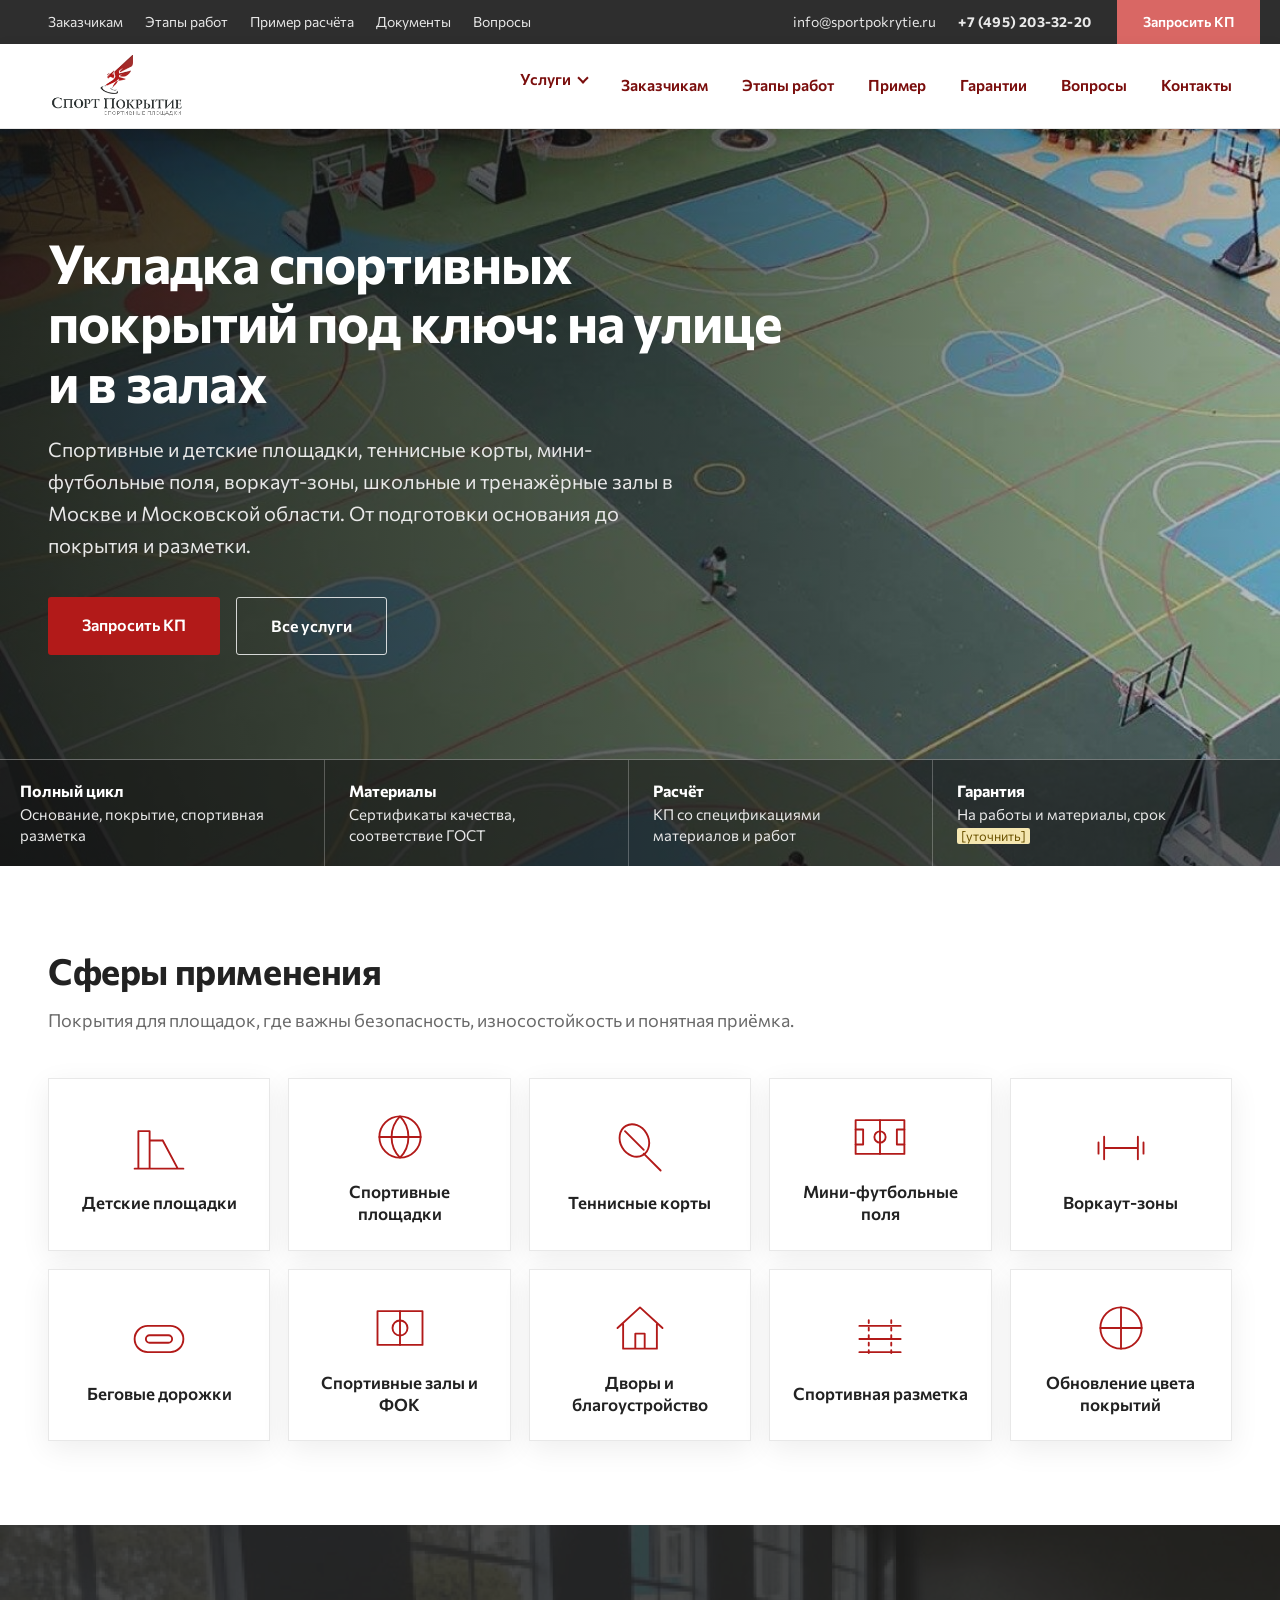
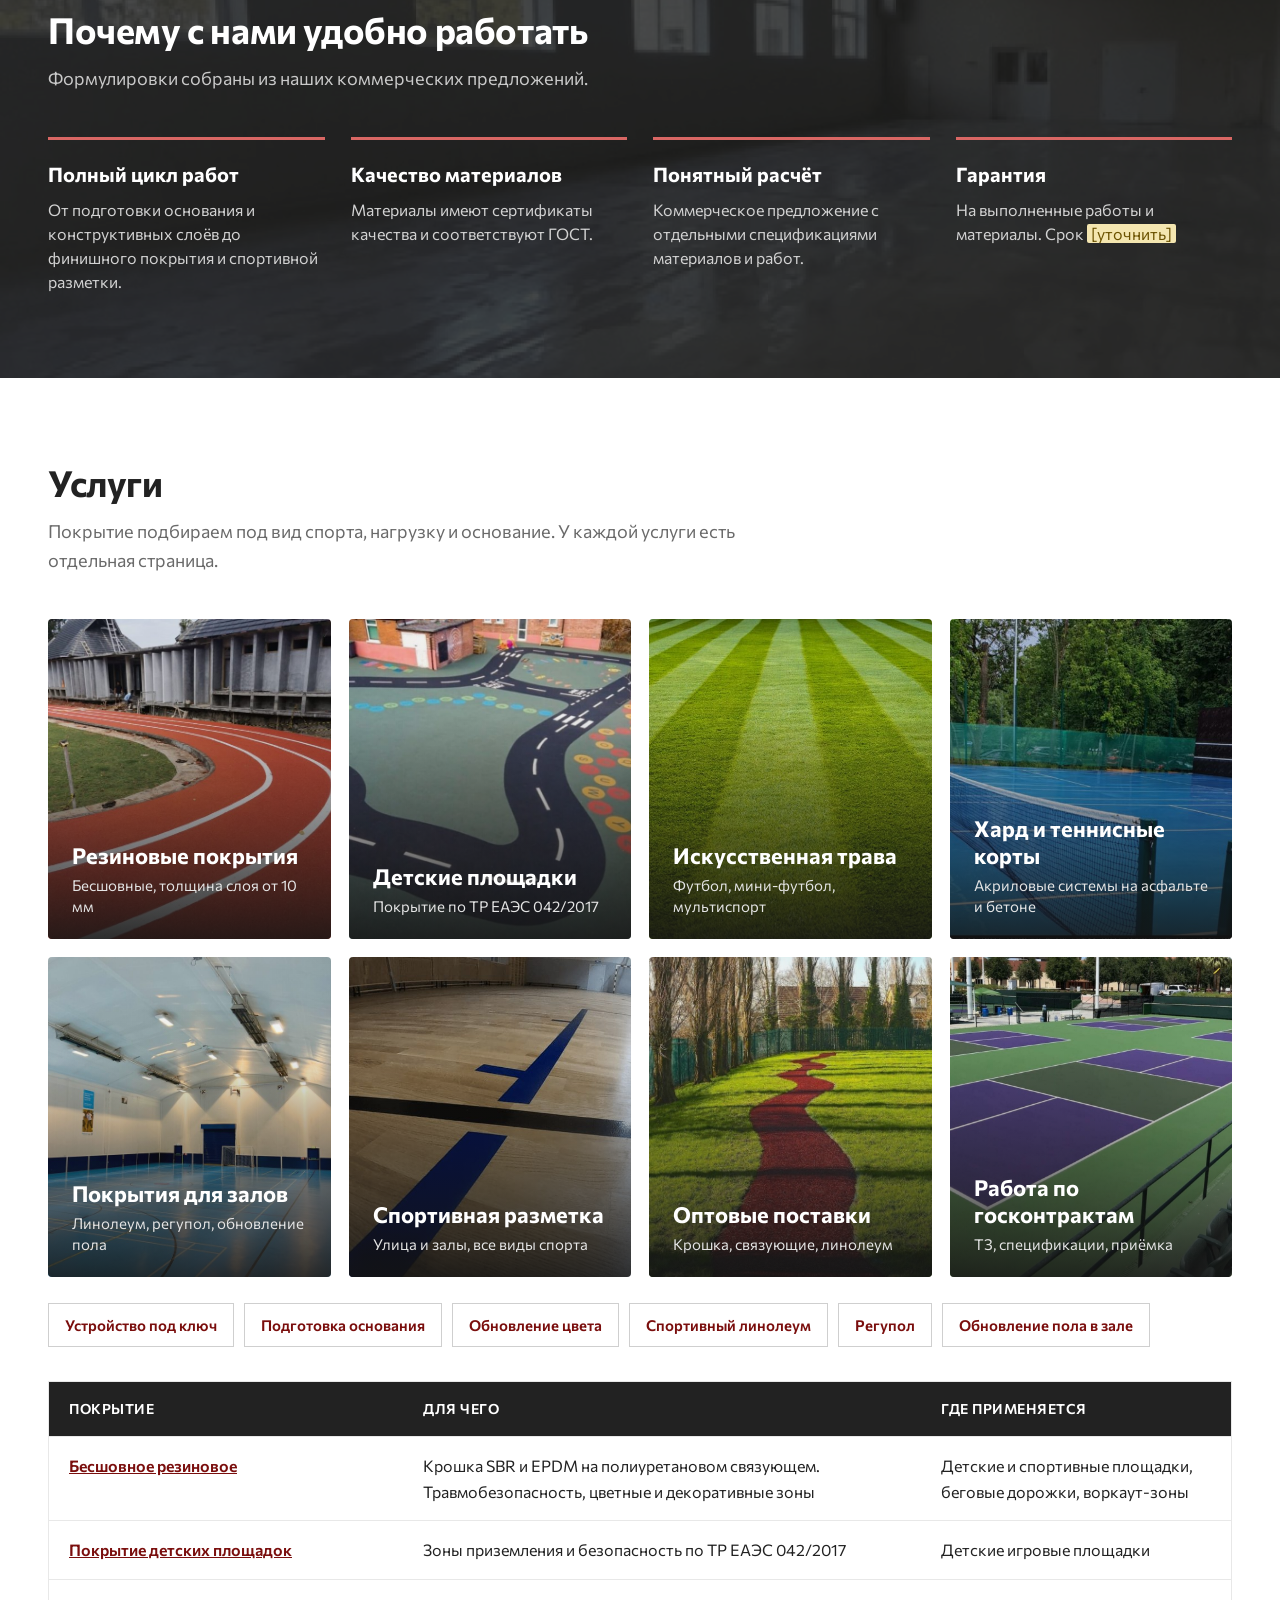
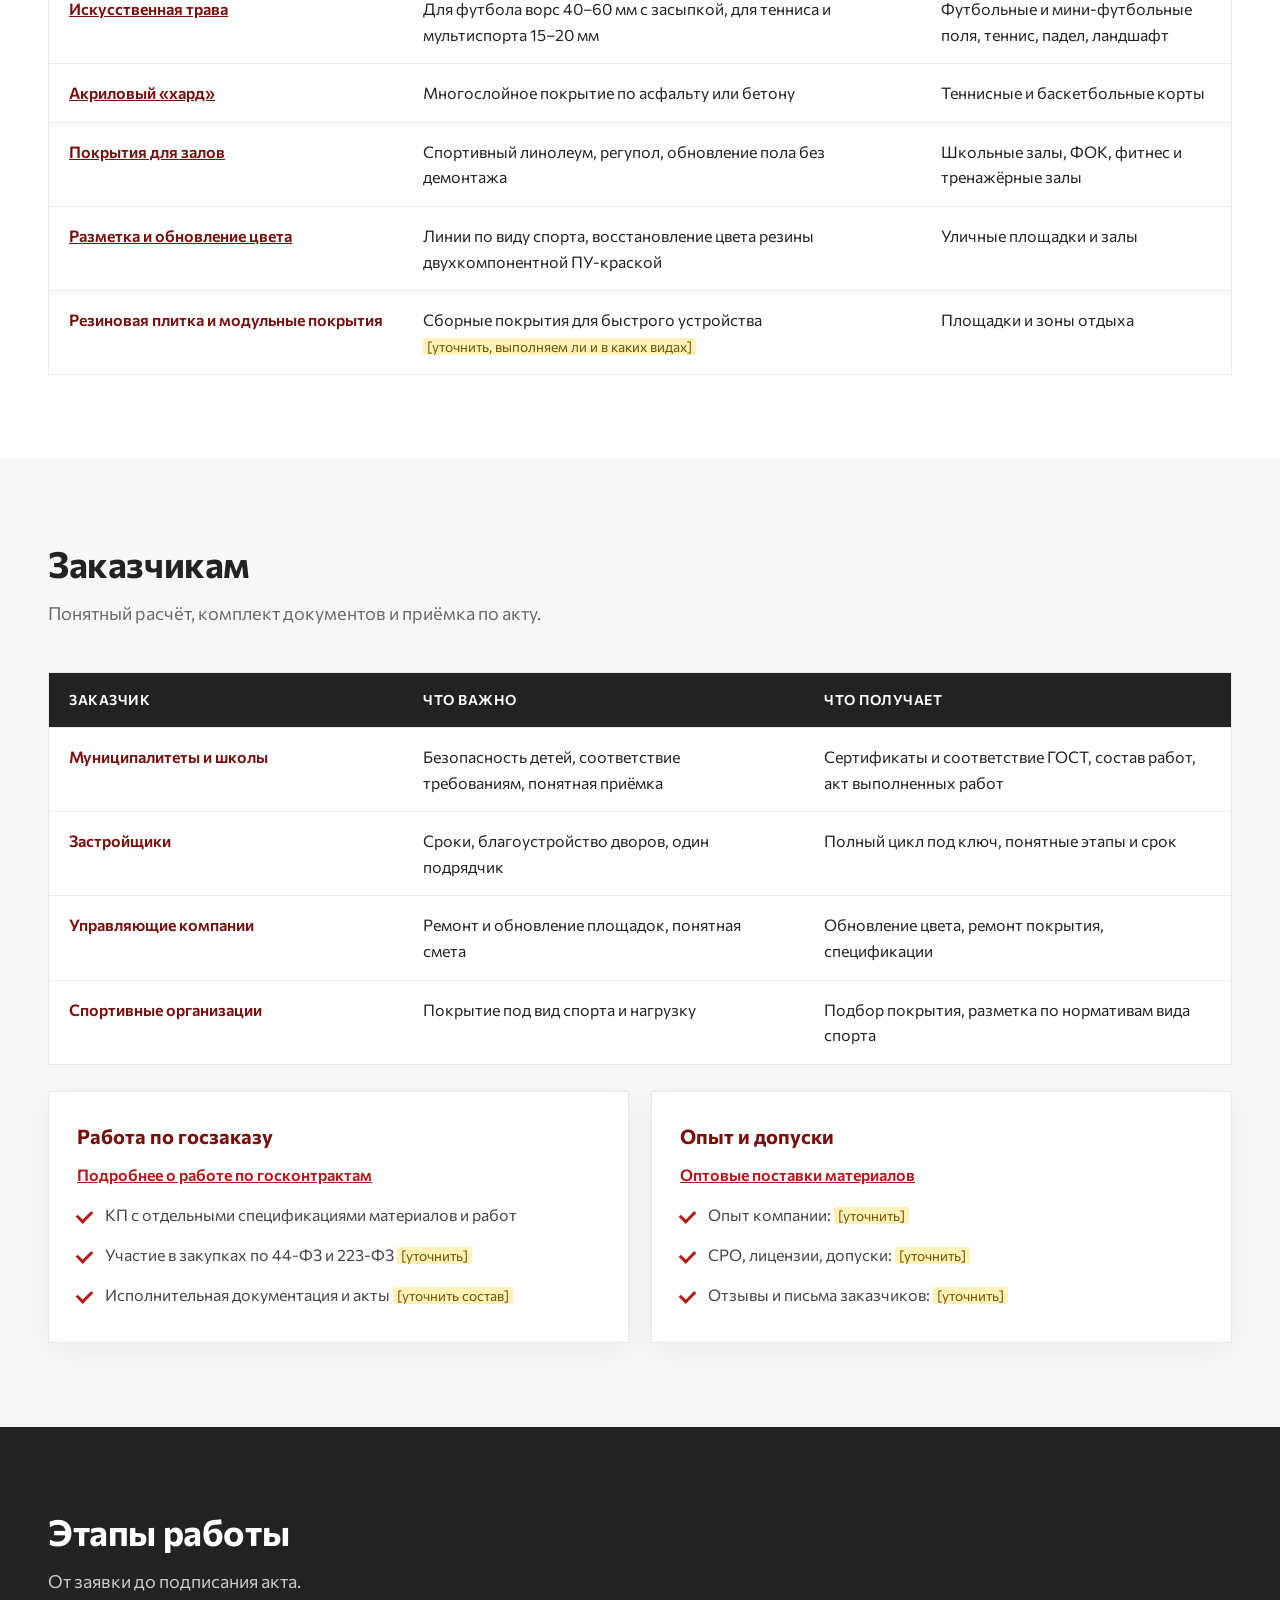
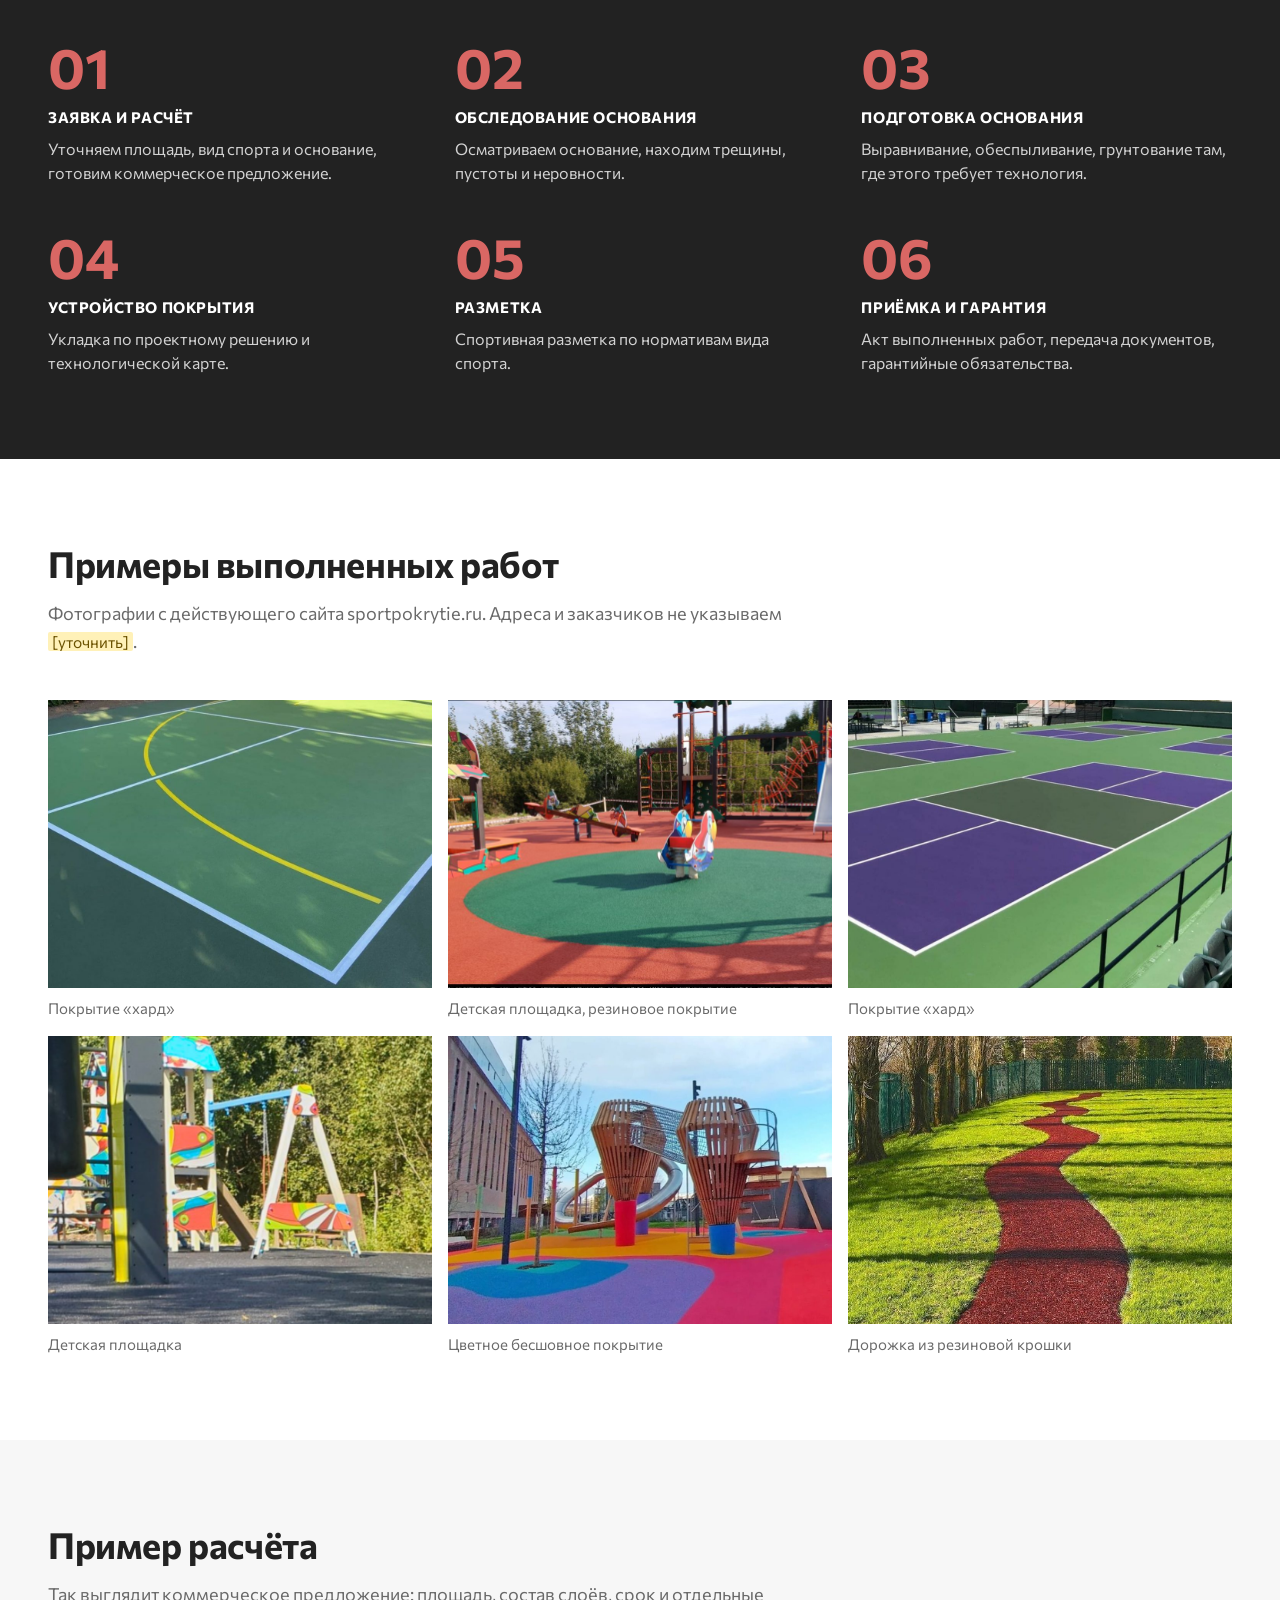
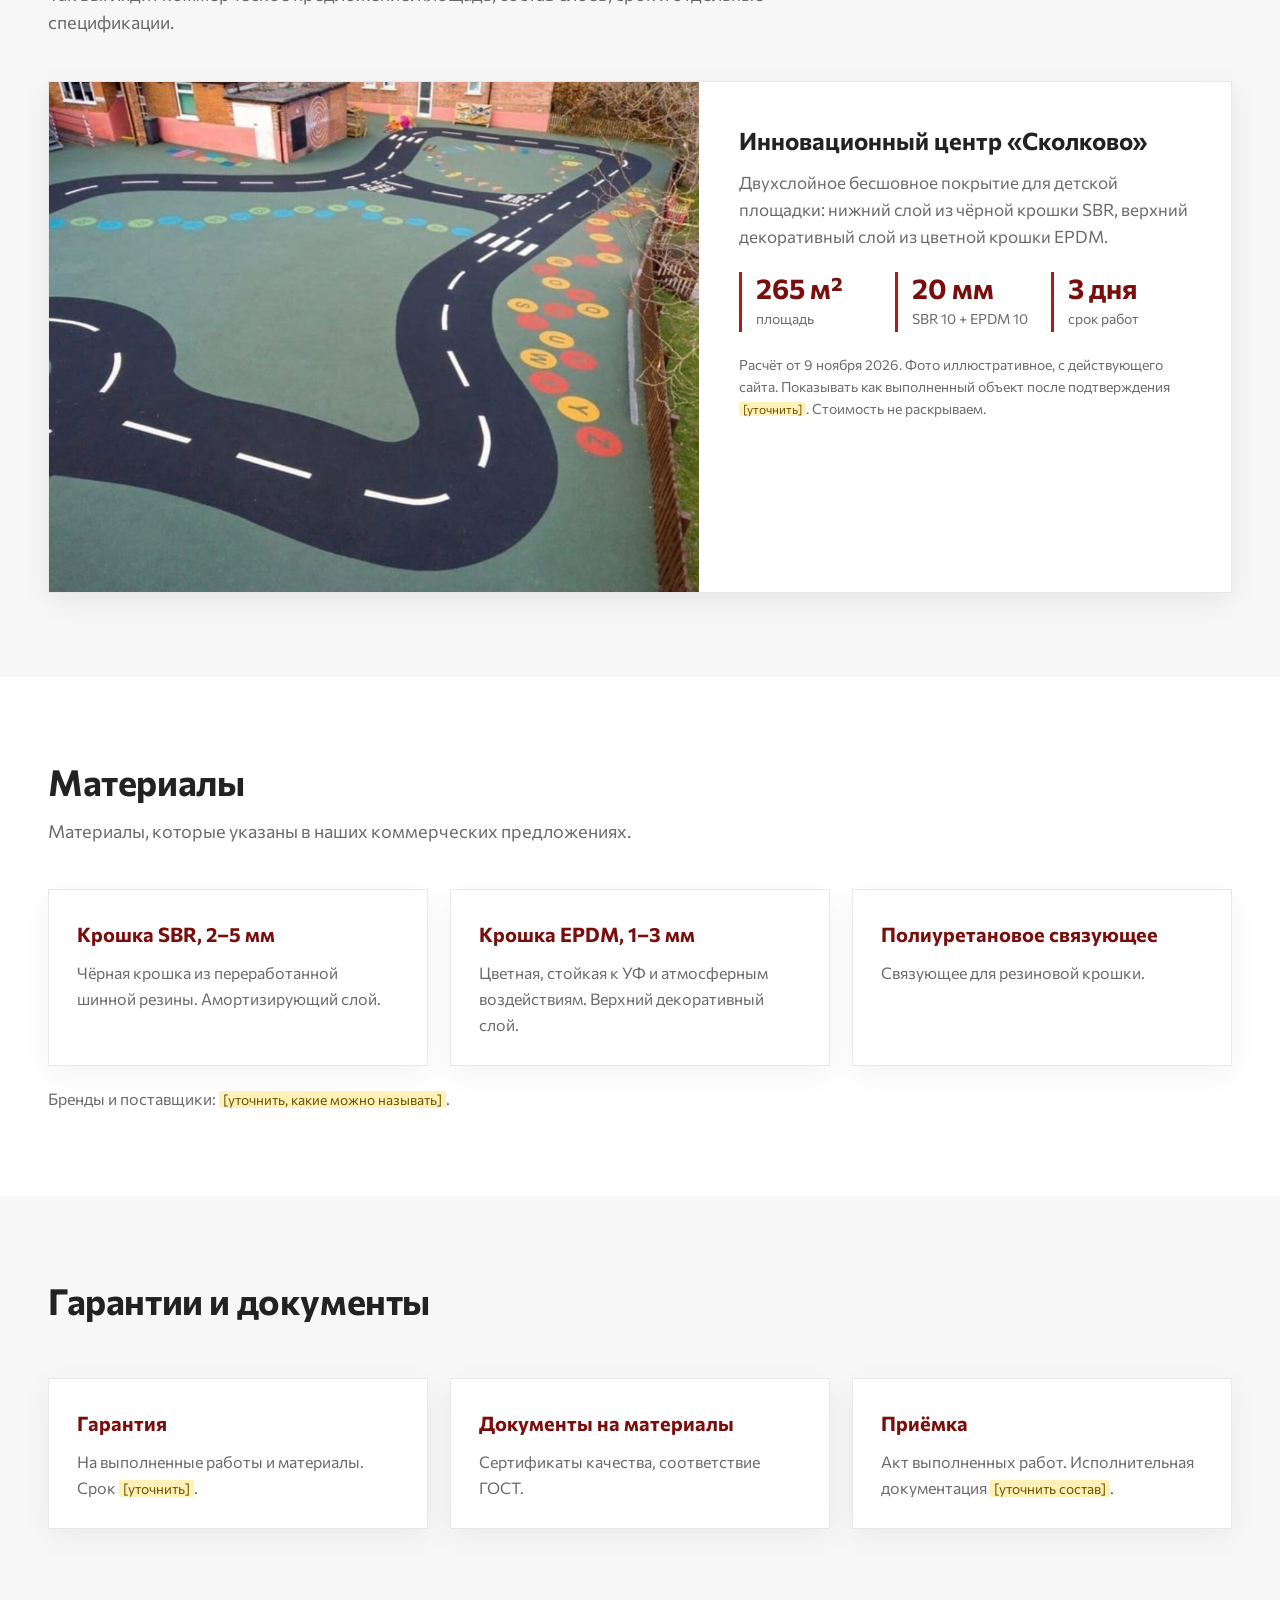
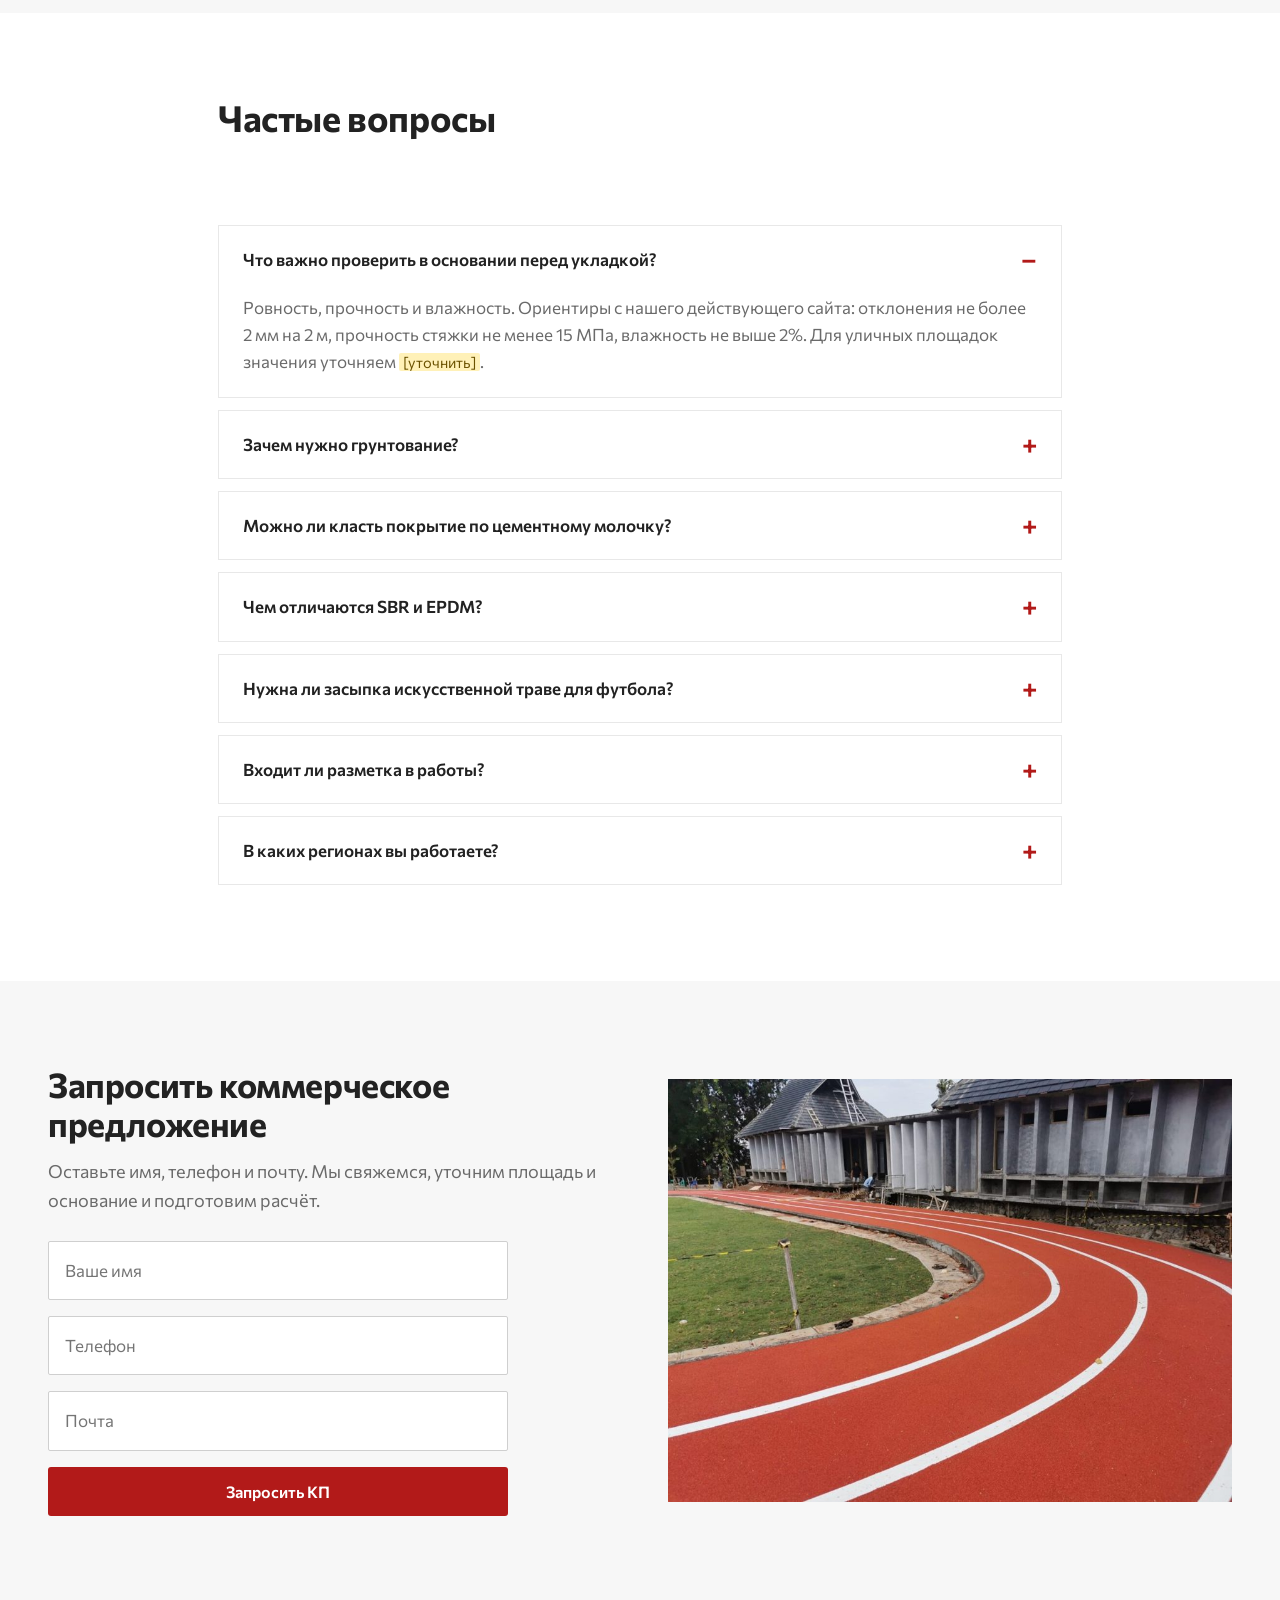
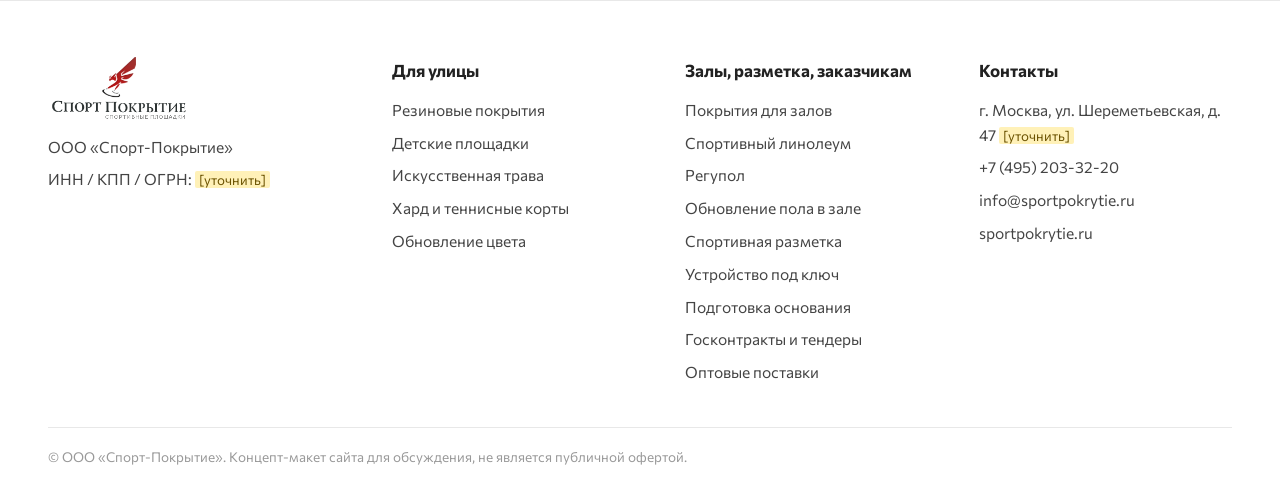
<file: index.html>
<!DOCTYPE html>
<html lang="ru">
<head>
<meta charset="utf-8">
<meta name="viewport" content="width=device-width,initial-scale=1">
<title>Спорт-Покрытие — укладка спортивных покрытий в Москве и Московской области</title>
<meta name="description" content="ООО «Спорт-Покрытие»: устройство спортивных и детских площадок, теннисных кортов, мини-футбольных полей, воркаут-зон и спортивных залов под ключ.">
<meta name="robots" content="noindex">
<link rel="icon" href="assets/img/favicon.png">
<link rel="preconnect" href="https://fonts.googleapis.com"><link rel="preconnect" href="https://fonts.gstatic.com" crossorigin>
<link href="https://fonts.googleapis.com/css2?family=Commissioner:wght@400;500;600;700&display=swap&subset=cyrillic" rel="stylesheet">
<link rel="stylesheet" href="assets/style.css">
</head>
<body>
<!-- КОНЦЕПТ-МАКЕТ. Пометки [уточнить] — данные, которых нет в материалах. -->
<div class="topbar"><div class="wrap">
  <div class="links"><a href="#audience">Заказчикам</a><a href="#stages">Этапы работ</a><a href="#example">Пример расчёта</a><a href="#docs">Документы</a><a href="#faq">Вопросы</a></div>
  <div class="right"><span class="mail"><a href="mailto:info@sportpokrytie.ru">info@sportpokrytie.ru</a></span><b><a href="tel:+74952033220">+7 (495) 203-32-20</a></b></div>
  <a class="cta" href="#form">Запросить КП</a>
</div></div>
<header class="main"><div class="wrap">
  <a class="logo" href="index.html"><img src="assets/img/logo.png" alt="Спорт-Покрытие — спортивные площадки"></a>
  <button class="burger" aria-label="Меню" onclick="document.getElementById('menu').classList.toggle('open')"><span></span><span></span><span></span></button>
  <nav class="menu" id="menu">
    <div class="dd"><a href="#services" onclick="if(innerWidth<=900){event.preventDefault();this.parentNode.classList.toggle('open')}">Услуги</a><div class="dd-panel"><div><h5>Для улицы</h5><a href="services/rezinovye-pokrytiya.html">Резиновые покрытия</a><a href="services/detskie-ploshchadki.html">Детские площадки</a><a href="services/iskusstvennaya-trava.html">Искусственная трава</a><a href="services/hard-tennisnye-korty.html">Хард и теннисные корты</a><a href="services/obnovlenie-tsveta.html">Обновление цвета</a></div><div><h5>Закрытые помещения</h5><a href="services/zakrytye-pomeshcheniya.html">Покрытия для залов</a><a href="services/sportivnyj-linoleum.html">Спортивный линолеум</a><a href="services/regupol.html">Регупол</a><a href="services/obnovlenie-zala.html">Обновление пола в зале</a></div><div><h5>Разметка и работы</h5><a href="services/razmetka.html">Спортивная разметка</a><a href="services/ustroystvo-sportivnykh-pokrytiy.html">Устройство под ключ</a><a href="services/podgotovka-osnovaniya.html">Подготовка основания</a></div><div><h5>Для заказчиков</h5><a href="services/goskontrakty.html">Госконтракты и тендеры</a><a href="services/optovye-postavki.html">Оптовые поставки</a></div></div></div>
    <a href="#audience">Заказчикам</a><a href="#stages">Этапы работ</a><a href="#example">Пример</a><a href="#docs">Гарантии</a><a href="#faq">Вопросы</a><a href="#contacts">Контакты</a>
  </nav>
</div></header>
<main id="top">
<div class="hero">
  <div class="wrap">
    <h1>Укладка спортивных покрытий под ключ: на улице и в залах</h1>
    <p>Спортивные и детские площадки, теннисные корты, мини-футбольные поля, воркаут-зоны, школьные и тренажёрные залы в Москве и Московской области. От подготовки основания до покрытия и разметки.</p>
    <div class="cta"><a class="btn" href="#form">Запросить КП</a><a class="btn line" href="#services">Все услуги</a></div>
  </div>
  <div class="strip"><div class="wrap">
    <div><b>Полный цикл</b>Основание, покрытие, спортивная разметка</div>
    <div><b>Материалы</b>Сертификаты качества, соответствие ГОСТ</div>
    <div><b>Расчёт</b>КП со спецификациями материалов и работ</div>
    <div><b>Гарантия</b>На работы и материалы, срок <span class="mark">[уточнить]</span></div>
  </div></div>
</div>

<section id="scope"><div class="wrap">
  <h2>Сферы применения</h2>
  <p class="sub">Покрытия для площадок, где важны безопасность, износостойкость и понятная приёмка.</p>
  <div class="grid g5" style="gap:18px"><a class="tile" href="services/detskie-ploshchadki.html"><svg viewBox="0 0 64 64"><path d="M10 54V14h12v40M22 24h14M36 24l16 30M6 54h52"/></svg>Детские площадки</a><a class="tile" href="services/ustroystvo-sportivnykh-pokrytiy.html"><svg viewBox="0 0 64 64"><circle cx="32" cy="32" r="22"/><path d="M10 32h44M32 10c-12 12-12 32 0 44M32 10c12 12 12 32 0 44"/></svg>Спортивные площадки</a><a class="tile" href="services/hard-tennisnye-korty.html"><svg viewBox="0 0 64 64"><ellipse cx="26" cy="24" rx="15" ry="18" transform="rotate(-30 26 24)"/><path d="M36 38l18 18M16 14l20 20"/></svg>Теннисные корты</a><a class="tile" href="services/iskusstvennaya-trava.html"><svg viewBox="0 0 64 64"><rect x="6" y="14" width="52" height="36"/><path d="M32 14v36M6 24h8v16H6M58 24h-8v16h8"/><circle cx="32" cy="32" r="6"/></svg>Мини-футбольные поля</a><a class="tile" href="services/rezinovye-pokrytiya.html"><svg viewBox="0 0 64 64"><path d="M8 26v12M14 20v24M50 20v24M56 26v12M14 32h36"/></svg>Воркаут-зоны</a><a class="tile" href="services/rezinovye-pokrytiya.html"><svg viewBox="0 0 64 64"><rect x="6" y="18" width="52" height="28" rx="14"/><rect x="18" y="28" width="28" height="8" rx="4"/></svg>Беговые дорожки</a><a class="tile" href="services/zakrytye-pomeshcheniya.html"><svg viewBox="0 0 64 64"><rect x="8" y="14" width="48" height="36"/><path d="M32 14v36"/><circle cx="32" cy="32" r="8"/></svg>Спортивные залы и ФОК</a><a class="tile" href="services/rezinovye-pokrytiya.html"><svg viewBox="0 0 64 64"><path d="M8 32L32 10l24 22M14 28v26h36V28M27 54V38h10v16"/></svg>Дворы и благоустройство</a><a class="tile" href="services/razmetka.html"><svg viewBox="0 0 64 64"><path d="M10 18h44M10 32h44M10 46h44"/><path d="M20 12v40M44 12v40" stroke-dasharray="3 5"/></svg>Спортивная разметка</a><a class="tile" href="services/obnovlenie-tsveta.html"><svg viewBox="0 0 64 64"><path d="M32 10v44M10 32h44"/><circle cx="32" cy="32" r="22"/></svg>Обновление цвета покрытий</a></div>
</div></section>

<section class="dark photo" id="adv"><div class="wrap">
  <h2>Почему с нами удобно работать</h2>
  <p class="sub">Формулировки собраны из наших коммерческих предложений.</p>
  <div class="adv">
    <div><b>Полный цикл работ</b><span>От подготовки основания и конструктивных слоёв до финишного покрытия и спортивной разметки.</span></div>
    <div><b>Качество материалов</b><span>Материалы имеют сертификаты качества и соответствуют ГОСТ.</span></div>
    <div><b>Понятный расчёт</b><span>Коммерческое предложение с отдельными спецификациями материалов и работ.</span></div>
    <div><b>Гарантия</b><span>На выполненные работы и материалы. Срок <span class="mark" style="display:inline">[уточнить]</span></span></div>
  </div>
</div></section>

<section id="services"><div class="wrap">
  <h2>Услуги</h2>
  <p class="sub">Покрытие подбираем под вид спорта, нагрузку и основание. У каждой услуги есть отдельная страница.</p>
  <div class="svc-grid"><a class="pcard" href="services/rezinovye-pokrytiya.html" style="background-image:url(assets/img/photos/rubber-track.jpg)"><div><b>Резиновые покрытия</b><span>Бесшовные, толщина слоя от 10 мм</span></div></a><a class="pcard" href="services/detskie-ploshchadki.html" style="background-image:url(assets/img/photos/playground-map.jpg)"><div><b>Детские площадки</b><span>Покрытие по ТР ЕАЭС 042/2017</span></div></a><a class="pcard" href="services/iskusstvennaya-trava.html" style="background-image:url(assets/img/photos/grass.jpg)"><div><b>Искусственная трава</b><span>Футбол, мини-футбол, мультиспорт</span></div></a><a class="pcard" href="services/hard-tennisnye-korty.html" style="background-image:url(assets/img/photos/tennis.jpg)"><div><b>Хард и теннисные корты</b><span>Акриловые системы на асфальте и бетоне</span></div></a><a class="pcard" href="services/zakrytye-pomeshcheniya.html" style="background-image:url(assets/img/photos/hall-blue.jpg)"><div><b>Покрытия для залов</b><span>Линолеум, регупол, обновление пола</span></div></a><a class="pcard" href="services/razmetka.html" style="background-image:url(assets/img/photos/hall-lines.jpg)"><div><b>Спортивная разметка</b><span>Улица и залы, все виды спорта</span></div></a><a class="pcard" href="services/optovye-postavki.html" style="background-image:url(assets/img/photos/rubber-path.jpg)"><div><b>Оптовые поставки</b><span>Крошка, связующие, линолеум</span></div></a><a class="pcard" href="services/goskontrakty.html" style="background-image:url(assets/img/photos/court-hard-2.jpg)"><div><b>Работа по госконтрактам</b><span>ТЗ, спецификации, приёмка</span></div></a></div>
  <div class="chips"><a href="services/ustroystvo-sportivnykh-pokrytiy.html">Устройство под ключ</a><a href="services/podgotovka-osnovaniya.html">Подготовка основания</a><a href="services/obnovlenie-tsveta.html">Обновление цвета</a><a href="services/sportivnyj-linoleum.html">Спортивный линолеум</a><a href="services/regupol.html">Регупол</a><a href="services/obnovlenie-zala.html">Обновление пола в зале</a></div>
  <table style="margin-top:34px">
    <thead><tr><th>Покрытие</th><th>Для чего</th><th>Где применяется</th></tr></thead>
    <tbody><tr><td><a href="services/rezinovye-pokrytiya.html" style="color:var(--maroon);font-weight:600">Бесшовное резиновое</a></td><td>Крошка SBR и EPDM на полиуретановом связующем. Травмобезопасность, цветные и декоративные зоны</td><td>Детские и спортивные площадки, беговые дорожки, воркаут-зоны</td></tr><tr><td><a href="services/detskie-ploshchadki.html" style="color:var(--maroon);font-weight:600">Покрытие детских площадок</a></td><td>Зоны приземления и безопасность по ТР ЕАЭС 042/2017</td><td>Детские игровые площадки</td></tr><tr><td><a href="services/iskusstvennaya-trava.html" style="color:var(--maroon);font-weight:600">Искусственная трава</a></td><td>Для футбола ворс 40–60 мм с засыпкой, для тенниса и мультиспорта 15–20 мм</td><td>Футбольные и мини-футбольные поля, теннис, падел, ландшафт</td></tr><tr><td><a href="services/hard-tennisnye-korty.html" style="color:var(--maroon);font-weight:600">Акриловый «хард»</a></td><td>Многослойное покрытие по асфальту или бетону</td><td>Теннисные и баскетбольные корты</td></tr><tr><td><a href="services/zakrytye-pomeshcheniya.html" style="color:var(--maroon);font-weight:600">Покрытия для залов</a></td><td>Спортивный линолеум, регупол, обновление пола без демонтажа</td><td>Школьные залы, ФОК, фитнес и тренажёрные залы</td></tr><tr><td><a href="services/razmetka.html" style="color:var(--maroon);font-weight:600">Разметка и обновление цвета</a></td><td>Линии по виду спорта, восстановление цвета резины двухкомпонентной ПУ-краской</td><td>Уличные площадки и залы</td></tr><tr><td>Резиновая плитка и модульные покрытия</td><td>Сборные покрытия для быстрого устройства <span class="mark">[уточнить, выполняем ли и в каких видах]</span></td><td>Площадки и зоны отдыха</td></tr></tbody>
  </table>
</div></section>

<section class="alt" id="audience"><div class="wrap">
  <h2>Заказчикам</h2>
  <p class="sub">Понятный расчёт, комплект документов и приёмка по акту.</p>
  <table>
    <thead><tr><th>Заказчик</th><th>Что важно</th><th>Что получает</th></tr></thead>
    <tbody>
    <tr><td>Муниципалитеты и школы</td><td>Безопасность детей, соответствие требованиям, понятная приёмка</td><td>Сертификаты и соответствие ГОСТ, состав работ, акт выполненных работ</td></tr>
    <tr><td>Застройщики</td><td>Сроки, благоустройство дворов, один подрядчик</td><td>Полный цикл под ключ, понятные этапы и срок</td></tr>
    <tr><td>Управляющие компании</td><td>Ремонт и обновление площадок, понятная смета</td><td>Обновление цвета, ремонт покрытия, спецификации</td></tr>
    <tr><td>Спортивные организации</td><td>Покрытие под вид спорта и нагрузку</td><td>Подбор покрытия, разметка по нормативам вида спорта</td></tr>
    </tbody>
  </table>
  <div class="grid g2" style="margin-top:26px">
    <div class="card"><h3>Работа по госзаказу</h3><p style="margin-bottom:8px"><a href="services/goskontrakty.html" style="color:var(--red);font-weight:600">Подробнее о работе по госконтрактам</a></p><ul class="check"><li>КП с отдельными спецификациями материалов и работ</li><li>Участие в закупках по 44-ФЗ и 223-ФЗ <span class="mark">[уточнить]</span></li><li>Исполнительная документация и акты <span class="mark">[уточнить состав]</span></li></ul></div>
    <div class="card"><h3>Опыт и допуски</h3><p style="margin-bottom:8px"><a href="services/optovye-postavki.html" style="color:var(--red);font-weight:600">Оптовые поставки материалов</a></p><ul class="check"><li>Опыт компании: <span class="mark">[уточнить]</span></li><li>СРО, лицензии, допуски: <span class="mark">[уточнить]</span></li><li>Отзывы и письма заказчиков: <span class="mark">[уточнить]</span></li></ul></div>
  </div>
</div></section>

<section class="dark" id="stages"><div class="wrap">
  <h2>Этапы работы</h2>
  <p class="sub">От заявки до подписания акта.</p>
  <div class="stages">
    <div><div class="n">01</div><b>Заявка и расчёт</b><span>Уточняем площадь, вид спорта и основание, готовим коммерческое предложение.</span></div>
    <div><div class="n">02</div><b>Обследование основания</b><span>Осматриваем основание, находим трещины, пустоты и неровности.</span></div>
    <div><div class="n">03</div><b>Подготовка основания</b><span>Выравнивание, обеспыливание, грунтование там, где этого требует технология.</span></div>
    <div><div class="n">04</div><b>Устройство покрытия</b><span>Укладка по проектному решению и технологической карте.</span></div>
    <div><div class="n">05</div><b>Разметка</b><span>Спортивная разметка по нормативам вида спорта.</span></div>
    <div><div class="n">06</div><b>Приёмка и гарантия</b><span>Акт выполненных работ, передача документов, гарантийные обязательства.</span></div>
  </div>
</div></section>

<section id="works"><div class="wrap">
  <h2>Примеры выполненных работ</h2>
  <p class="sub">Фотографии с действующего сайта sportpokrytie.ru. Адреса и заказчиков не указываем <span class="mark">[уточнить]</span>.</p>
  <div class="gal">
    <figure><img src="assets/img/photos/court-hard-1.jpg" alt="Спортивная площадка с покрытием хард" loading="lazy"><figcaption>Покрытие «хард»</figcaption></figure>
    <figure><img src="assets/img/photos/playground-circle.jpg" alt="Детская площадка с резиновым покрытием" loading="lazy"><figcaption>Детская площадка, резиновое покрытие</figcaption></figure>
    <figure><img src="assets/img/photos/court-hard-2.jpg" alt="Площадка с покрытием хард" loading="lazy"><figcaption>Покрытие «хард»</figcaption></figure>
    <figure><img src="assets/img/photos/playground-swings.jpg" alt="Детская площадка" loading="lazy"><figcaption>Детская площадка</figcaption></figure>
    <figure><img src="assets/img/photos/playground-towers.jpg" alt="Цветное бесшовное покрытие" loading="lazy"><figcaption>Цветное бесшовное покрытие</figcaption></figure>
    <figure><img src="assets/img/photos/rubber-path.jpg" alt="Дорожка из резиновой крошки" loading="lazy"><figcaption>Дорожка из резиновой крошки</figcaption></figure>
  </div>
</div></section>

<section class="alt" id="example"><div class="wrap">
  <h2>Пример расчёта</h2>
  <p class="sub">Так выглядит коммерческое предложение: площадь, состав слоёв, срок и отдельные спецификации.</p>
  <div class="example">
    <img src="assets/img/photos/playground-map.jpg" alt="Детская площадка с цветным резиновым покрытием" loading="lazy">
    <div class="body">
      <h3 style="margin:0 0 8px;font-size:24px">Инновационный центр «Сколково»</h3>
      <p style="margin:0;color:var(--muted)">Двухслойное бесшовное покрытие для детской площадки: нижний слой из чёрной крошки SBR, верхний декоративный слой из цветной крошки EPDM.</p>
      <div class="kv"><div><b>265 м²</b><span>площадь</span></div><div><b>20 мм</b><span>SBR 10 + EPDM 10</span></div><div><b>3 дня</b><span>срок работ</span></div></div>
      <p style="margin:0;color:var(--muted);font-size:14px">Расчёт от 9 ноября 2026. Фото иллюстративное, с действующего сайта. Показывать как выполненный объект после подтверждения <span class="mark">[уточнить]</span>. Стоимость не раскрываем.</p>
    </div>
  </div>
</div></section>

<section id="materials"><div class="wrap">
  <h2>Материалы</h2>
  <p class="sub">Материалы, которые указаны в наших коммерческих предложениях.</p>
  <div class="grid g3">
    <div class="card"><h3>Крошка SBR, 2–5 мм</h3><p>Чёрная крошка из переработанной шинной резины. Амортизирующий слой.</p></div>
    <div class="card"><h3>Крошка EPDM, 1–3 мм</h3><p>Цветная, стойкая к УФ и атмосферным воздействиям. Верхний декоративный слой.</p></div>
    <div class="card"><h3>Полиуретановое связующее</h3><p>Связующее для резиновой крошки.</p></div>
  </div>
  <p style="margin:20px 0 0;color:var(--muted);font-size:16px">Бренды и поставщики: <span class="mark">[уточнить, какие можно называть]</span>.</p>
</div></section>

<section class="alt" id="docs"><div class="wrap">
  <h2>Гарантии и документы</h2>
  <p class="sub">&nbsp;</p>
  <div class="grid g3" style="margin-top:-30px">
    <div class="card"><h3>Гарантия</h3><p>На выполненные работы и материалы. Срок <span class="mark">[уточнить]</span>.</p></div>
    <div class="card"><h3>Документы на материалы</h3><p>Сертификаты качества, соответствие ГОСТ.</p></div>
    <div class="card"><h3>Приёмка</h3><p>Акт выполненных работ. Исполнительная документация <span class="mark">[уточнить состав]</span>.</p></div>
  </div>
</div></section>

<section id="faq"><div class="wrap" style="max-width:900px">
  <h2>Частые вопросы</h2><p class="sub">&nbsp;</p>
  <details open><summary>Что важно проверить в основании перед укладкой?</summary><p>Ровность, прочность и влажность. Ориентиры с нашего действующего сайта: отклонения не более 2 мм на 2 м, прочность стяжки не менее 15 МПа, влажность не выше 2%. Для уличных площадок значения уточняем <span class="mark">[уточнить]</span>.</p></details>
  <details><summary>Зачем нужно грунтование?</summary><p>Оно упрочняет поверхностный слой основания и заполняет поры, от этого зависит качество финишного слоя.</p></details>
  <details><summary>Можно ли класть покрытие по цементному молочку?</summary><p>Нет. Оно отслаивается и должно быть удалено.</p></details>
  <details><summary>Чем отличаются SBR и EPDM?</summary><p>SBR делают из переработанной шинной резины, это амортизирующий слой. EPDM цветная и стойкая к погоде, её используют для верхнего слоя.</p></details>
  <details><summary>Нужна ли засыпка искусственной траве для футбола?</summary><p>Да. Футбольную траву кладут с засыпкой кварцевым песком и резиновой крошкой.</p></details>
  <details><summary>Входит ли разметка в работы?</summary><p>Да, разметка определяет игровые зоны и влияет на безопасность и эксплуатацию площадки.</p></details>
  <details><summary>В каких регионах вы работаете?</summary><p>Москва и Московская область. Другие регионы <span class="mark">[уточнить]</span>.</p></details>
</div></section>

<section class="alt formsec" id="form"><div class="wrap"><div class="box">
  <div>
    <h2>Запросить коммерческое предложение</h2>
    <p class="sub" style="margin-bottom:26px">Оставьте имя, телефон и почту. Мы свяжемся, уточним площадь и основание и подготовим расчёт.</p>
    <div class="fields">
      <input type="text" placeholder="Ваше имя" aria-label="Имя">
      <input type="tel" placeholder="Телефон" aria-label="Телефон">
      <input type="email" placeholder="Почта" aria-label="Почта">
      <button class="btn" type="button" onclick="this.nextElementSibling.hidden=false">Запросить КП</button>
      <small hidden>Макет: форма не подключена, данные никуда не отправляются.</small>
    </div>
  </div>
  <img src="assets/img/photos/rubber-track.jpg" alt="Беговая дорожка с резиновым покрытием" loading="lazy">
</div></div></section>
</main>
<footer id="contacts"><div class="wrap">
  <div class="cols">
    <div><a class="logo" href="index.html"><img src="assets/img/logo.png" alt="Спорт-Покрытие"></a><p>ООО «Спорт-Покрытие»</p><p>ИНН / КПП / ОГРН: <span class="mark">[уточнить]</span></p></div>
    <div><h4>Для улицы</h4><a href="services/rezinovye-pokrytiya.html">Резиновые покрытия</a><a href="services/detskie-ploshchadki.html">Детские площадки</a><a href="services/iskusstvennaya-trava.html">Искусственная трава</a><a href="services/hard-tennisnye-korty.html">Хард и теннисные корты</a><a href="services/obnovlenie-tsveta.html">Обновление цвета</a></div>
    <div><h4>Залы, разметка, заказчикам</h4><a href="services/zakrytye-pomeshcheniya.html">Покрытия для залов</a><a href="services/sportivnyj-linoleum.html">Спортивный линолеум</a><a href="services/regupol.html">Регупол</a><a href="services/obnovlenie-zala.html">Обновление пола в зале</a><a href="services/razmetka.html">Спортивная разметка</a><a href="services/ustroystvo-sportivnykh-pokrytiy.html">Устройство под ключ</a><a href="services/podgotovka-osnovaniya.html">Подготовка основания</a><a href="services/goskontrakty.html">Госконтракты и тендеры</a><a href="services/optovye-postavki.html">Оптовые поставки</a></div>
    <div><h4>Контакты</h4><p>г. Москва, ул. Шереметьевская, д. 47 <span class="mark">[уточнить]</span></p><a href="tel:+74952033220">+7 (495) 203-32-20</a><a href="mailto:info@sportpokrytie.ru">info@sportpokrytie.ru</a><a href="https://sportpokrytie.ru/">sportpokrytie.ru</a></div>
  </div>
  <div class="copy">© ООО «Спорт-Покрытие». Концепт-макет сайта для обсуждения, не является публичной офертой.</div>
</div></footer>
</body></html>
</file>
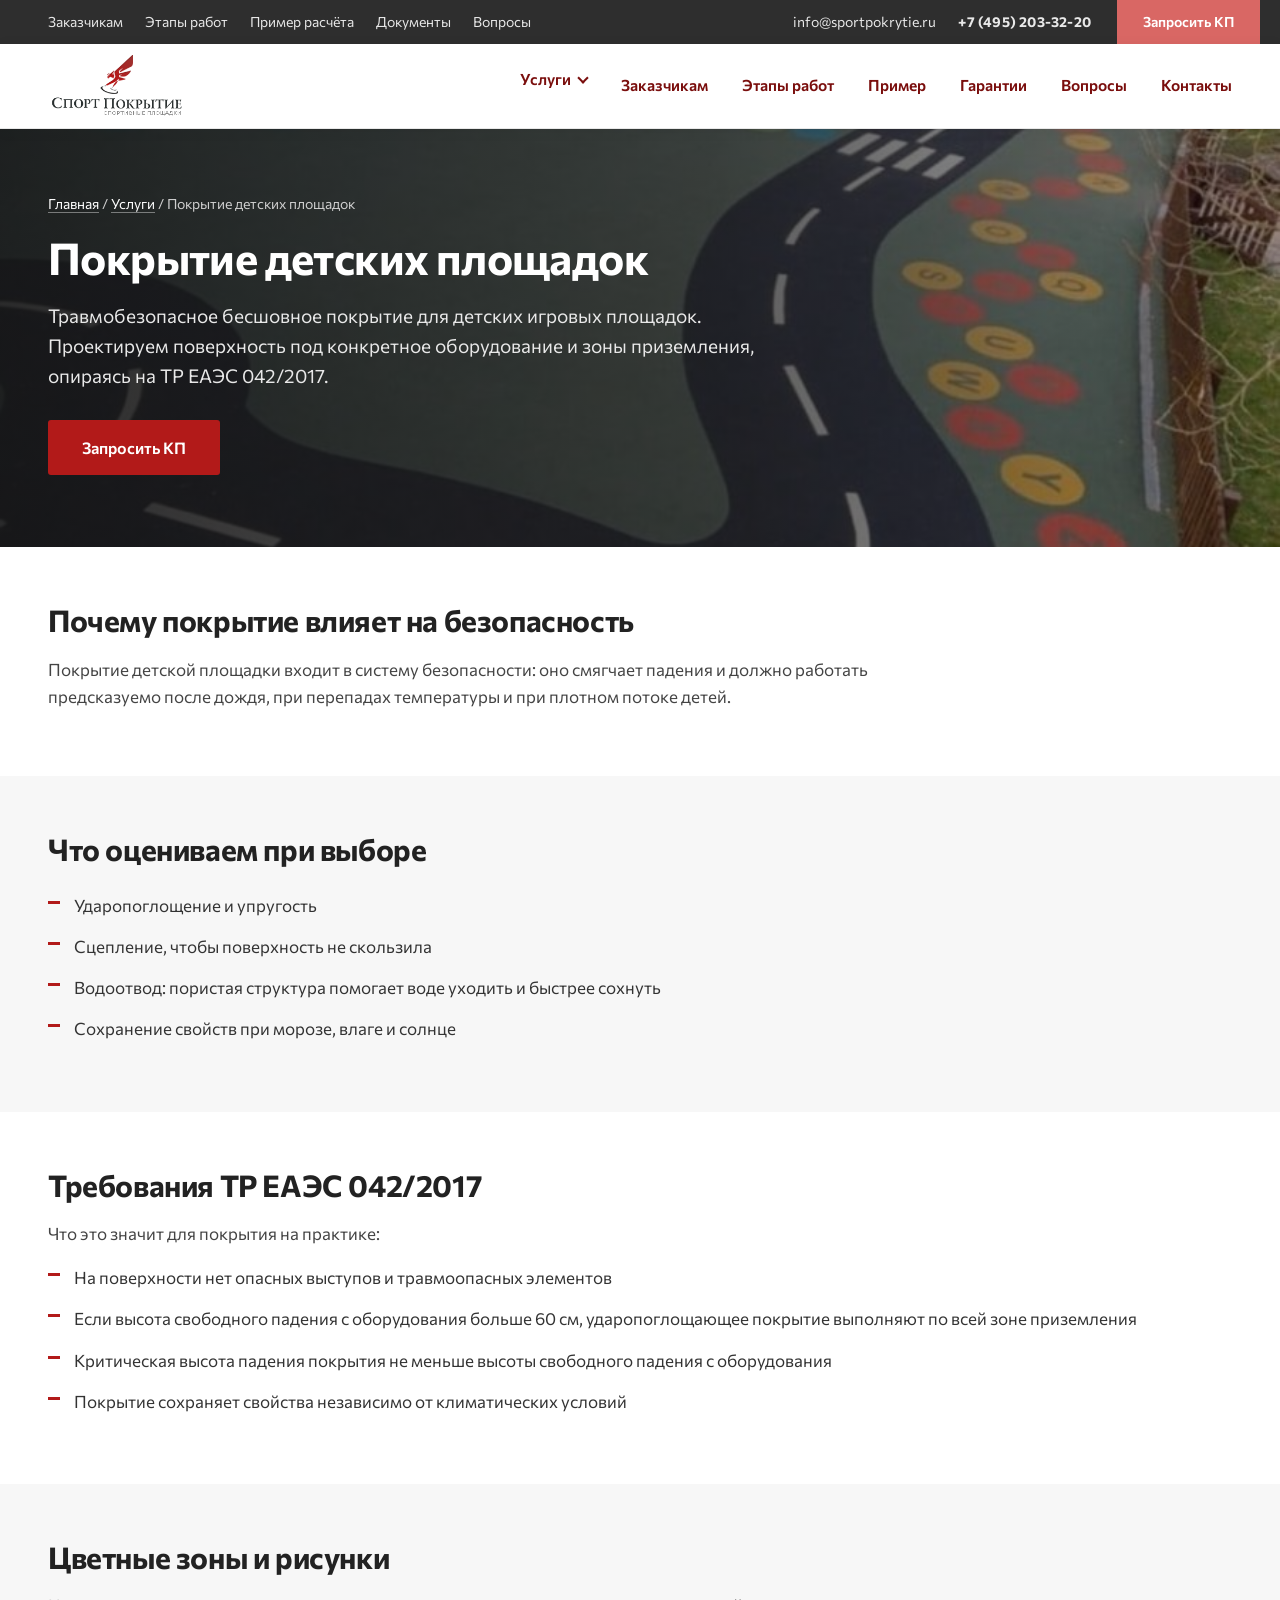
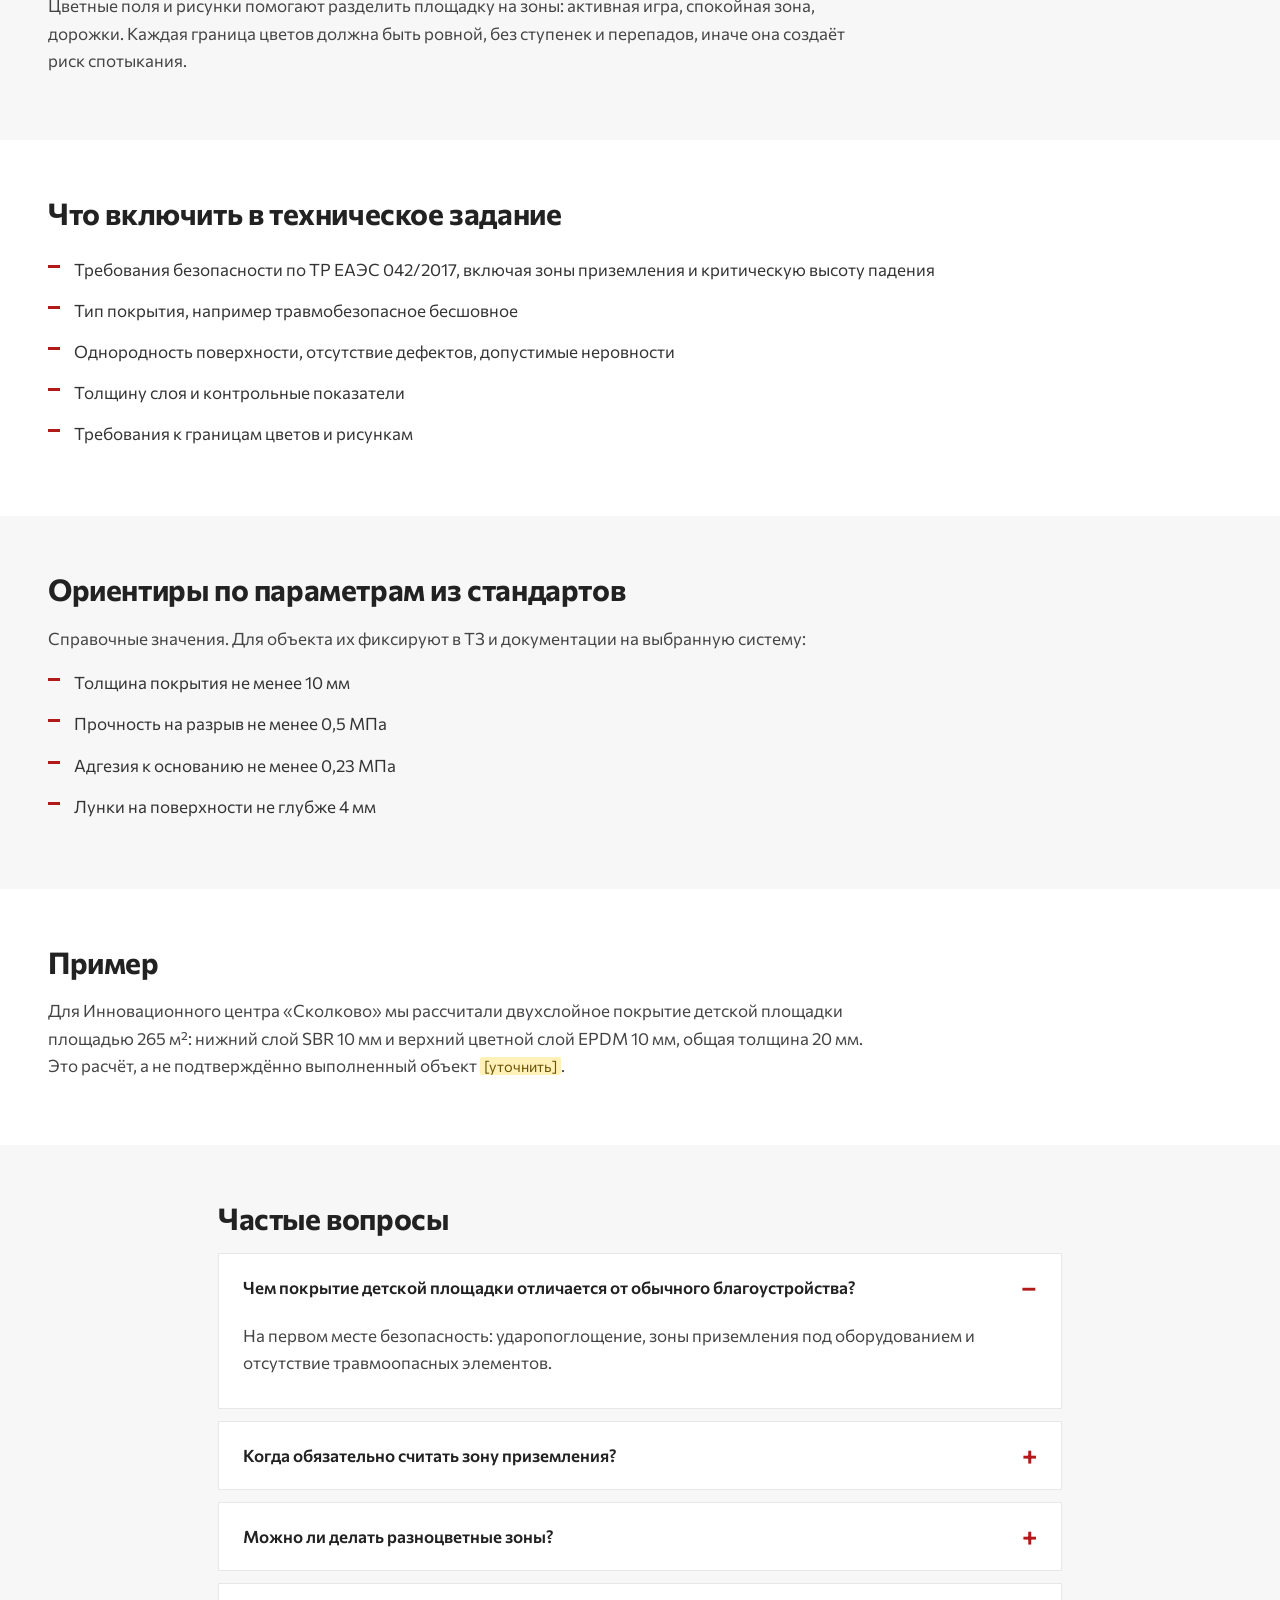
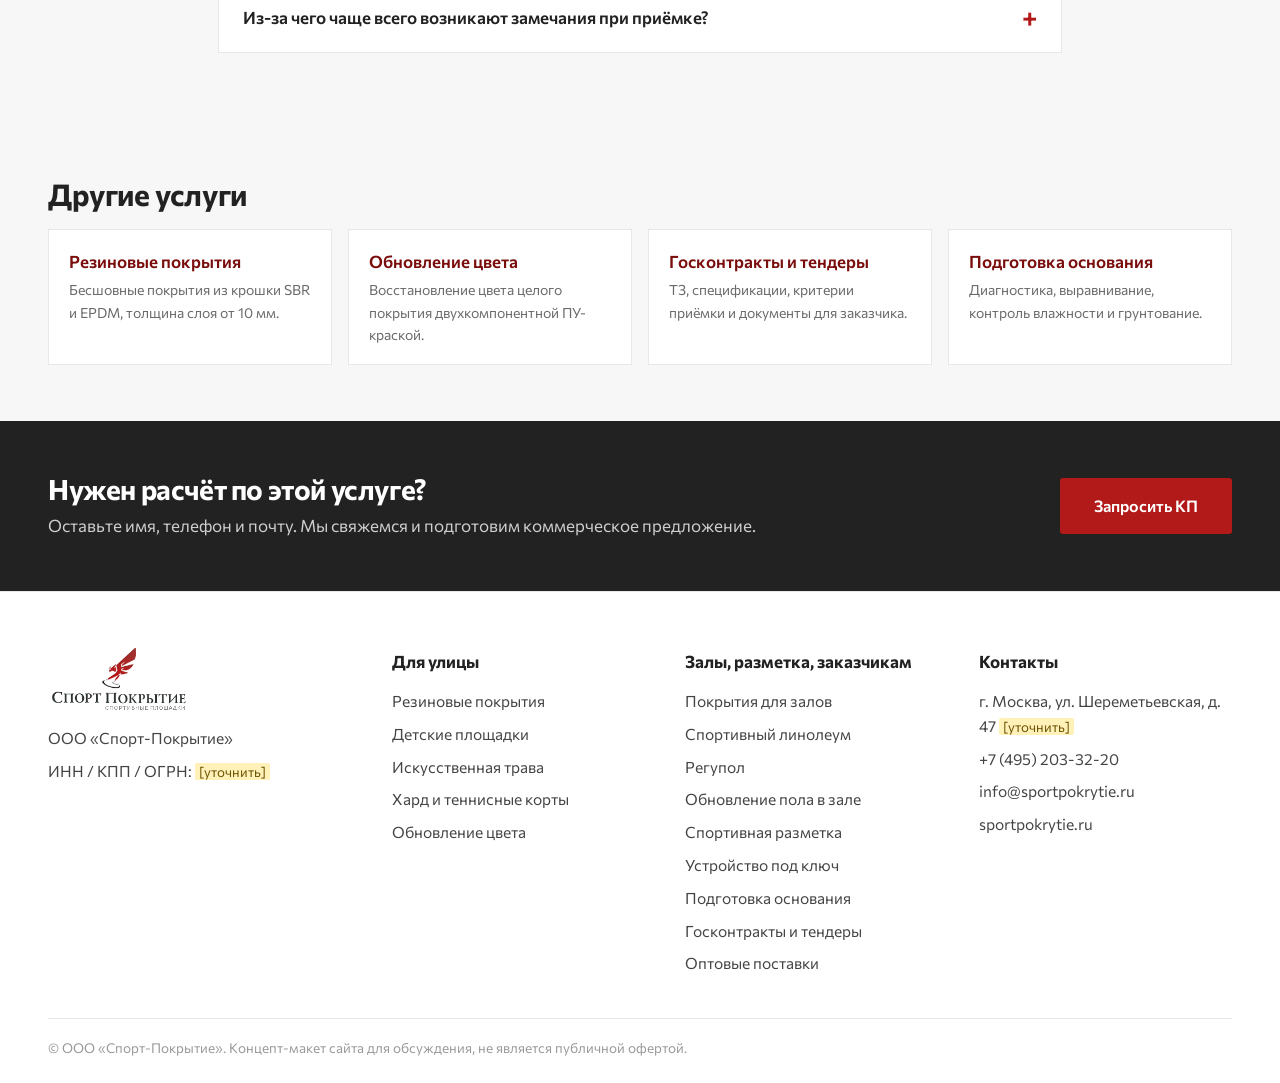
<file: services/detskie-ploshchadki.html>
<!DOCTYPE html>
<html lang="ru">
<head>
<meta charset="utf-8">
<meta name="viewport" content="width=device-width,initial-scale=1">
<title>Покрытие детских площадок — Спорт-Покрытие</title>
<meta name="description" content="Травмобезопасное бесшовное покрытие для детских игровых площадок. Проектируем поверхность под конкретное оборудование и зоны приземления, опираясь на ТР ЕА">
<meta name="robots" content="noindex">
<link rel="icon" href="../assets/img/favicon.png">
<link rel="preconnect" href="https://fonts.googleapis.com"><link rel="preconnect" href="https://fonts.gstatic.com" crossorigin>
<link href="https://fonts.googleapis.com/css2?family=Commissioner:wght@400;500;600;700&display=swap&subset=cyrillic" rel="stylesheet">
<link rel="stylesheet" href="../assets/style.css">
</head>
<body>
<!-- КОНЦЕПТ-МАКЕТ. Пометки [уточнить] — данные, которых нет в материалах. -->
<div class="topbar"><div class="wrap">
  <div class="links"><a href="../index.html#audience">Заказчикам</a><a href="../index.html#stages">Этапы работ</a><a href="../index.html#example">Пример расчёта</a><a href="../index.html#docs">Документы</a><a href="../index.html#faq">Вопросы</a></div>
  <div class="right"><span class="mail"><a href="mailto:info@sportpokrytie.ru">info@sportpokrytie.ru</a></span><b><a href="tel:+74952033220">+7 (495) 203-32-20</a></b></div>
  <a class="cta" href="../index.html#form">Запросить КП</a>
</div></div>
<header class="main"><div class="wrap">
  <a class="logo" href="../index.html"><img src="../assets/img/logo.png" alt="Спорт-Покрытие — спортивные площадки"></a>
  <button class="burger" aria-label="Меню" onclick="document.getElementById('menu').classList.toggle('open')"><span></span><span></span><span></span></button>
  <nav class="menu" id="menu">
    <div class="dd"><a href="../index.html#services" onclick="if(innerWidth<=900){event.preventDefault();this.parentNode.classList.toggle('open')}">Услуги</a><div class="dd-panel"><div><h5>Для улицы</h5><a href="rezinovye-pokrytiya.html">Резиновые покрытия</a><a href="detskie-ploshchadki.html">Детские площадки</a><a href="iskusstvennaya-trava.html">Искусственная трава</a><a href="hard-tennisnye-korty.html">Хард и теннисные корты</a><a href="obnovlenie-tsveta.html">Обновление цвета</a></div><div><h5>Закрытые помещения</h5><a href="zakrytye-pomeshcheniya.html">Покрытия для залов</a><a href="sportivnyj-linoleum.html">Спортивный линолеум</a><a href="regupol.html">Регупол</a><a href="obnovlenie-zala.html">Обновление пола в зале</a></div><div><h5>Разметка и работы</h5><a href="razmetka.html">Спортивная разметка</a><a href="ustroystvo-sportivnykh-pokrytiy.html">Устройство под ключ</a><a href="podgotovka-osnovaniya.html">Подготовка основания</a></div><div><h5>Для заказчиков</h5><a href="goskontrakty.html">Госконтракты и тендеры</a><a href="optovye-postavki.html">Оптовые поставки</a></div></div></div>
    <a href="../index.html#audience">Заказчикам</a><a href="../index.html#stages">Этапы работ</a><a href="../index.html#example">Пример</a><a href="../index.html#docs">Гарантии</a><a href="../index.html#faq">Вопросы</a><a href="#contacts">Контакты</a>
  </nav>
</div></header>
<main id="top">
<div class="phero" style="background-image:url(../assets/img/photos/playground-map.jpg)"><div class="wrap">
  <div class="crumbs"><a href="../index.html">Главная</a> / <a href="../index.html#services">Услуги</a> / Покрытие детских площадок</div>
  <h1>Покрытие детских площадок</h1>
  <p>Травмобезопасное бесшовное покрытие для детских игровых площадок. Проектируем поверхность под конкретное оборудование и зоны приземления, опираясь на ТР ЕАЭС 042/2017.</p>
  <a class="btn" href="../index.html#form">Запросить КП</a>
</div></div>
<section class="psec"><div class="wrap"><h2>Почему покрытие влияет на безопасность</h2><p>Покрытие детской площадки входит в систему безопасности: оно смягчает падения и должно работать предсказуемо после дождя, при перепадах температуры и при плотном потоке детей.</p></div></section><section class="psec alt"><div class="wrap"><h2>Что оцениваем при выборе</h2><ul class="lst"><li>Ударопоглощение и упругость</li><li>Сцепление, чтобы поверхность не скользила</li><li>Водоотвод: пористая структура помогает воде уходить и быстрее сохнуть</li><li>Сохранение свойств при морозе, влаге и солнце</li></ul></div></section><section class="psec"><div class="wrap"><h2>Требования ТР ЕАЭС 042/2017</h2><p>Что это значит для покрытия на практике:</p><ul class="lst"><li>На поверхности нет опасных выступов и травмоопасных элементов</li><li>Если высота свободного падения с оборудования больше 60 см, ударопоглощающее покрытие выполняют по всей зоне приземления</li><li>Критическая высота падения покрытия не меньше высоты свободного падения с оборудования</li><li>Покрытие сохраняет свойства независимо от климатических условий</li></ul></div></section><section class="psec alt"><div class="wrap"><h2>Цветные зоны и рисунки</h2><p>Цветные поля и рисунки помогают разделить площадку на зоны: активная игра, спокойная зона, дорожки. Каждая граница цветов должна быть ровной, без ступенек и перепадов, иначе она создаёт риск спотыкания.</p></div></section><section class="psec"><div class="wrap"><h2>Что включить в техническое задание</h2><ul class="lst"><li>Требования безопасности по ТР ЕАЭС 042/2017, включая зоны приземления и критическую высоту падения</li><li>Тип покрытия, например травмобезопасное бесшовное</li><li>Однородность поверхности, отсутствие дефектов, допустимые неровности</li><li>Толщину слоя и контрольные показатели</li><li>Требования к границам цветов и рисункам</li></ul></div></section><section class="psec alt"><div class="wrap"><h2>Ориентиры по параметрам из стандартов</h2><p>Справочные значения. Для объекта их фиксируют в ТЗ и документации на выбранную систему:</p><ul class="lst"><li>Толщина покрытия не менее 10 мм</li><li>Прочность на разрыв не менее 0,5 МПа</li><li>Адгезия к основанию не менее 0,23 МПа</li><li>Лунки на поверхности не глубже 4 мм</li></ul></div></section><section class="psec"><div class="wrap"><h2>Пример</h2><p>Для Инновационного центра «Сколково» мы рассчитали двухслойное покрытие детской площадки площадью 265 м²: нижний слой SBR 10 мм и верхний цветной слой EPDM 10 мм, общая толщина 20 мм. Это расчёт, а не подтверждённо выполненный объект <span class="mark">[уточнить]</span>.</p></div></section><section class="psec alt"><div class="wrap" style="max-width:900px"><h2>Частые вопросы</h2><details open><summary>Чем покрытие детской площадки отличается от обычного благоустройства?</summary><p>На первом месте безопасность: ударопоглощение, зоны приземления под оборудованием и отсутствие травмоопасных элементов.</p></details><details><summary>Когда обязательно считать зону приземления?</summary><p>Когда высота свободного падения с оборудования больше 60 см. Тогда покрытие выполняют по всей зоне приземления.</p></details><details><summary>Можно ли делать разноцветные зоны?</summary><p>Да, но границы цветов не должны образовывать ступеньки и выпуклости.</p></details><details><summary>Из-за чего чаще всего возникают замечания при приёмке?</summary><p>Из-за разрывов и трещин, заметных неровностей и лунок, перепадов по границам цветов.</p></details></div></section><section class="psec alt"><div class="wrap"><h2>Другие услуги</h2><div class="related"><a href="rezinovye-pokrytiya.html">Резиновые покрытия<small>Бесшовные покрытия из крошки SBR и EPDM, толщина слоя от 10 мм.</small></a><a href="obnovlenie-tsveta.html">Обновление цвета<small>Восстановление цвета целого покрытия двухкомпонентной ПУ-краской.</small></a><a href="goskontrakty.html">Госконтракты и тендеры<small>ТЗ, спецификации, критерии приёмки и документы для заказчика.</small></a><a href="podgotovka-osnovaniya.html">Подготовка основания<small>Диагностика, выравнивание, контроль влажности и грунтование.</small></a></div></div></section><div class="ctab"><div class="wrap"><div><h2>Нужен расчёт по этой услуге?</h2><p>Оставьте имя, телефон и почту. Мы свяжемся и подготовим коммерческое предложение.</p></div><a class="btn" href="../index.html#form">Запросить КП</a></div></div>
</main>
<footer id="contacts"><div class="wrap">
  <div class="cols">
    <div><a class="logo" href="../index.html"><img src="../assets/img/logo.png" alt="Спорт-Покрытие"></a><p>ООО «Спорт-Покрытие»</p><p>ИНН / КПП / ОГРН: <span class="mark">[уточнить]</span></p></div>
    <div><h4>Для улицы</h4><a href="rezinovye-pokrytiya.html">Резиновые покрытия</a><a href="detskie-ploshchadki.html">Детские площадки</a><a href="iskusstvennaya-trava.html">Искусственная трава</a><a href="hard-tennisnye-korty.html">Хард и теннисные корты</a><a href="obnovlenie-tsveta.html">Обновление цвета</a></div>
    <div><h4>Залы, разметка, заказчикам</h4><a href="zakrytye-pomeshcheniya.html">Покрытия для залов</a><a href="sportivnyj-linoleum.html">Спортивный линолеум</a><a href="regupol.html">Регупол</a><a href="obnovlenie-zala.html">Обновление пола в зале</a><a href="razmetka.html">Спортивная разметка</a><a href="ustroystvo-sportivnykh-pokrytiy.html">Устройство под ключ</a><a href="podgotovka-osnovaniya.html">Подготовка основания</a><a href="goskontrakty.html">Госконтракты и тендеры</a><a href="optovye-postavki.html">Оптовые поставки</a></div>
    <div><h4>Контакты</h4><p>г. Москва, ул. Шереметьевская, д. 47 <span class="mark">[уточнить]</span></p><a href="tel:+74952033220">+7 (495) 203-32-20</a><a href="mailto:info@sportpokrytie.ru">info@sportpokrytie.ru</a><a href="https://sportpokrytie.ru/">sportpokrytie.ru</a></div>
  </div>
  <div class="copy">© ООО «Спорт-Покрытие». Концепт-макет сайта для обсуждения, не является публичной офертой.</div>
</div></footer>
</body></html>
</file>
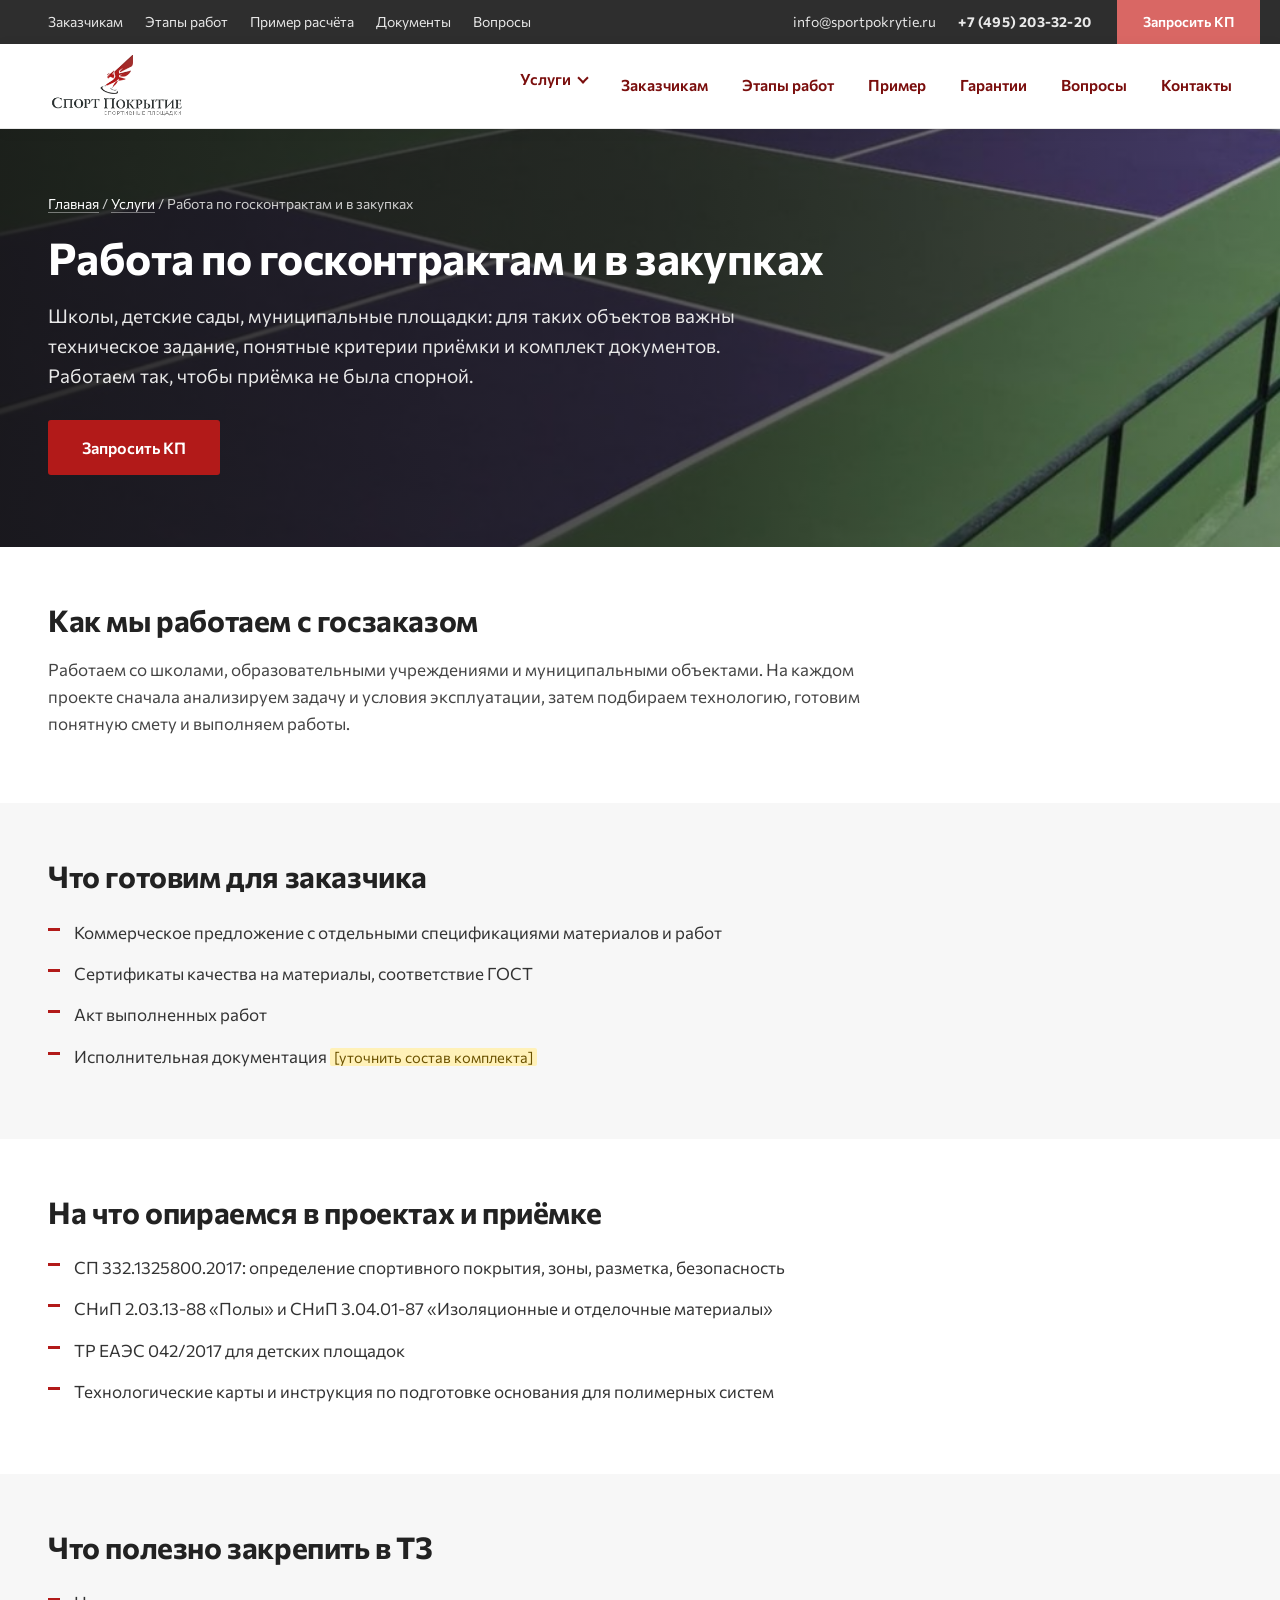
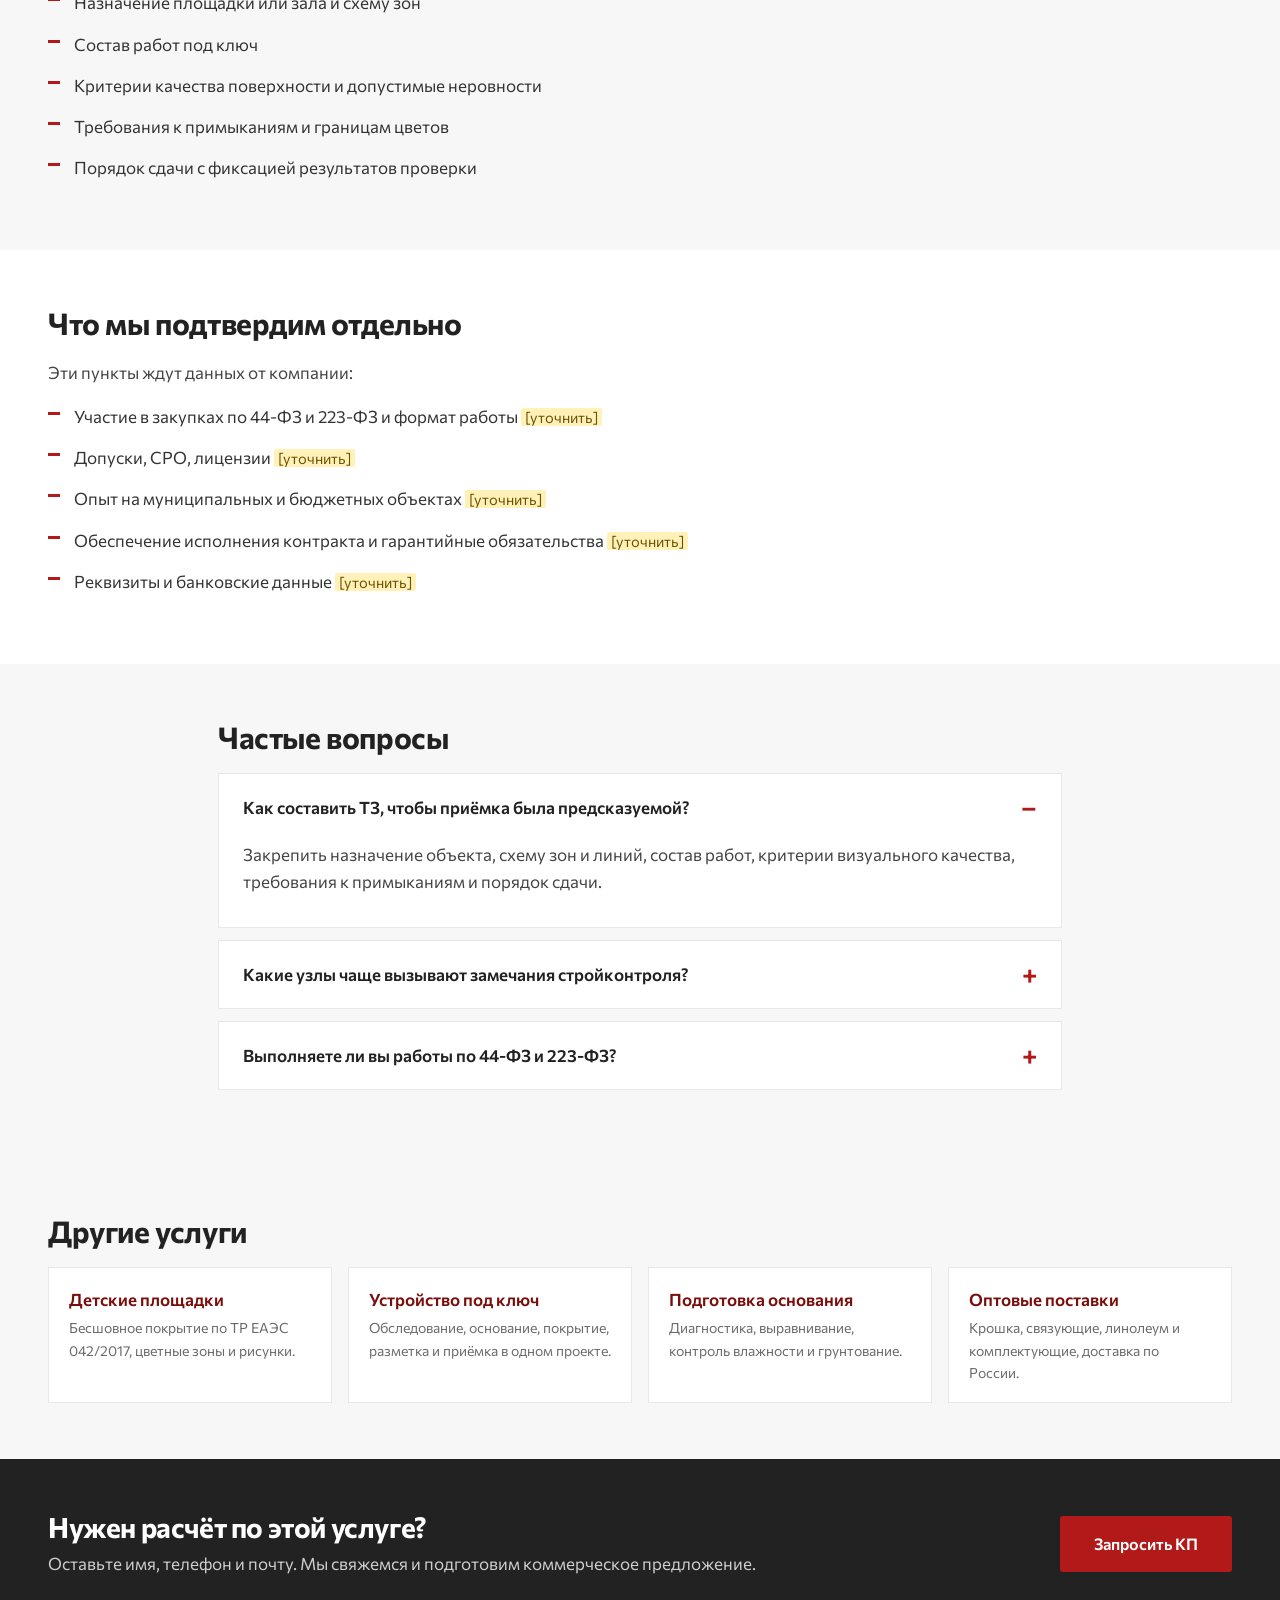
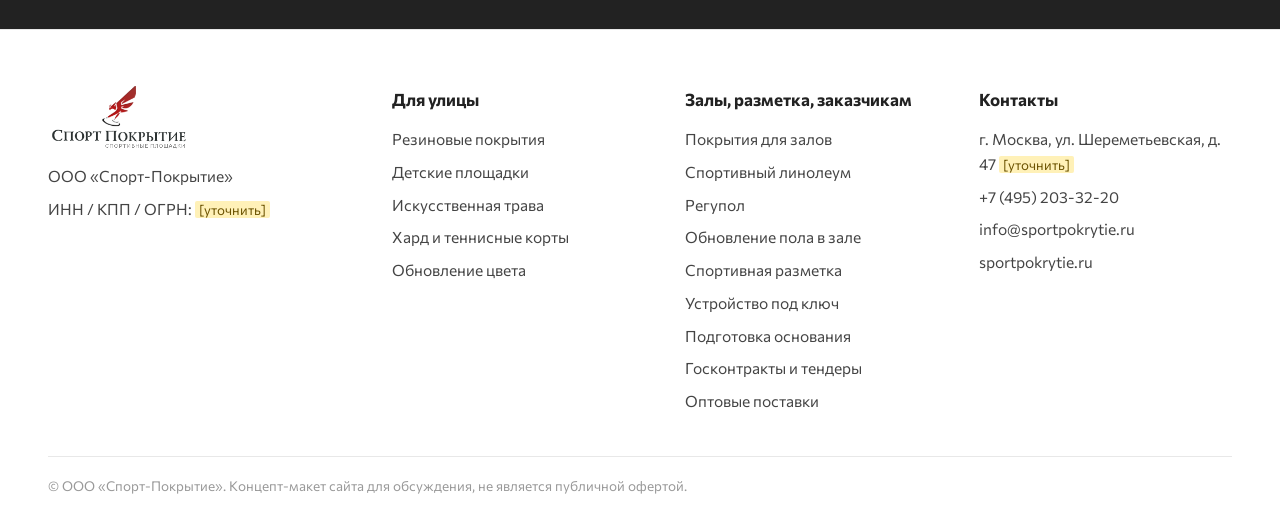
<file: services/goskontrakty.html>
<!DOCTYPE html>
<html lang="ru">
<head>
<meta charset="utf-8">
<meta name="viewport" content="width=device-width,initial-scale=1">
<title>Работа по госконтрактам и в закупках — Спорт-Покрытие</title>
<meta name="description" content="Школы, детские сады, муниципальные площадки: для таких объектов важны техническое задание, понятные критерии приёмки и комплект документов. Работаем так, ч">
<meta name="robots" content="noindex">
<link rel="icon" href="../assets/img/favicon.png">
<link rel="preconnect" href="https://fonts.googleapis.com"><link rel="preconnect" href="https://fonts.gstatic.com" crossorigin>
<link href="https://fonts.googleapis.com/css2?family=Commissioner:wght@400;500;600;700&display=swap&subset=cyrillic" rel="stylesheet">
<link rel="stylesheet" href="../assets/style.css">
</head>
<body>
<!-- КОНЦЕПТ-МАКЕТ. Пометки [уточнить] — данные, которых нет в материалах. -->
<div class="topbar"><div class="wrap">
  <div class="links"><a href="../index.html#audience">Заказчикам</a><a href="../index.html#stages">Этапы работ</a><a href="../index.html#example">Пример расчёта</a><a href="../index.html#docs">Документы</a><a href="../index.html#faq">Вопросы</a></div>
  <div class="right"><span class="mail"><a href="mailto:info@sportpokrytie.ru">info@sportpokrytie.ru</a></span><b><a href="tel:+74952033220">+7 (495) 203-32-20</a></b></div>
  <a class="cta" href="../index.html#form">Запросить КП</a>
</div></div>
<header class="main"><div class="wrap">
  <a class="logo" href="../index.html"><img src="../assets/img/logo.png" alt="Спорт-Покрытие — спортивные площадки"></a>
  <button class="burger" aria-label="Меню" onclick="document.getElementById('menu').classList.toggle('open')"><span></span><span></span><span></span></button>
  <nav class="menu" id="menu">
    <div class="dd"><a href="../index.html#services" onclick="if(innerWidth<=900){event.preventDefault();this.parentNode.classList.toggle('open')}">Услуги</a><div class="dd-panel"><div><h5>Для улицы</h5><a href="rezinovye-pokrytiya.html">Резиновые покрытия</a><a href="detskie-ploshchadki.html">Детские площадки</a><a href="iskusstvennaya-trava.html">Искусственная трава</a><a href="hard-tennisnye-korty.html">Хард и теннисные корты</a><a href="obnovlenie-tsveta.html">Обновление цвета</a></div><div><h5>Закрытые помещения</h5><a href="zakrytye-pomeshcheniya.html">Покрытия для залов</a><a href="sportivnyj-linoleum.html">Спортивный линолеум</a><a href="regupol.html">Регупол</a><a href="obnovlenie-zala.html">Обновление пола в зале</a></div><div><h5>Разметка и работы</h5><a href="razmetka.html">Спортивная разметка</a><a href="ustroystvo-sportivnykh-pokrytiy.html">Устройство под ключ</a><a href="podgotovka-osnovaniya.html">Подготовка основания</a></div><div><h5>Для заказчиков</h5><a href="goskontrakty.html">Госконтракты и тендеры</a><a href="optovye-postavki.html">Оптовые поставки</a></div></div></div>
    <a href="../index.html#audience">Заказчикам</a><a href="../index.html#stages">Этапы работ</a><a href="../index.html#example">Пример</a><a href="../index.html#docs">Гарантии</a><a href="../index.html#faq">Вопросы</a><a href="#contacts">Контакты</a>
  </nav>
</div></header>
<main id="top">
<div class="phero" style="background-image:url(../assets/img/photos/court-hard-2.jpg)"><div class="wrap">
  <div class="crumbs"><a href="../index.html">Главная</a> / <a href="../index.html#services">Услуги</a> / Работа по госконтрактам и в закупках</div>
  <h1>Работа по госконтрактам и в закупках</h1>
  <p>Школы, детские сады, муниципальные площадки: для таких объектов важны техническое задание, понятные критерии приёмки и комплект документов. Работаем так, чтобы приёмка не была спорной.</p>
  <a class="btn" href="../index.html#form">Запросить КП</a>
</div></div>
<section class="psec"><div class="wrap"><h2>Как мы работаем с госзаказом</h2><p>Работаем со школами, образовательными учреждениями и муниципальными объектами. На каждом проекте сначала анализируем задачу и условия эксплуатации, затем подбираем технологию, готовим понятную смету и выполняем работы.</p></div></section><section class="psec alt"><div class="wrap"><h2>Что готовим для заказчика</h2><ul class="lst"><li>Коммерческое предложение с отдельными спецификациями материалов и работ</li><li>Сертификаты качества на материалы, соответствие ГОСТ</li><li>Акт выполненных работ</li><li>Исполнительная документация <span class="mark">[уточнить состав комплекта]</span></li></ul></div></section><section class="psec"><div class="wrap"><h2>На что опираемся в проектах и приёмке</h2><ul class="lst"><li>СП 332.1325800.2017: определение спортивного покрытия, зоны, разметка, безопасность</li><li>СНиП 2.03.13-88 «Полы» и СНиП 3.04.01-87 «Изоляционные и отделочные материалы»</li><li>ТР ЕАЭС 042/2017 для детских площадок</li><li>Технологические карты и инструкция по подготовке основания для полимерных систем</li></ul></div></section><section class="psec alt"><div class="wrap"><h2>Что полезно закрепить в ТЗ</h2><ul class="lst"><li>Назначение площадки или зала и схему зон</li><li>Состав работ под ключ</li><li>Критерии качества поверхности и допустимые неровности</li><li>Требования к примыканиям и границам цветов</li><li>Порядок сдачи с фиксацией результатов проверки</li></ul></div></section><section class="psec"><div class="wrap"><h2>Что мы подтвердим отдельно</h2><p>Эти пункты ждут данных от компании:</p><ul class="lst"><li>Участие в закупках по 44-ФЗ и 223-ФЗ и формат работы <span class="mark">[уточнить]</span></li><li>Допуски, СРО, лицензии <span class="mark">[уточнить]</span></li><li>Опыт на муниципальных и бюджетных объектах <span class="mark">[уточнить]</span></li><li>Обеспечение исполнения контракта и гарантийные обязательства <span class="mark">[уточнить]</span></li><li>Реквизиты и банковские данные <span class="mark">[уточнить]</span></li></ul></div></section><section class="psec alt"><div class="wrap" style="max-width:900px"><h2>Частые вопросы</h2><details open><summary>Как составить ТЗ, чтобы приёмка была предсказуемой?</summary><p>Закрепить назначение объекта, схему зон и линий, состав работ, критерии визуального качества, требования к примыканиям и порядок сдачи.</p></details><details><summary>Какие узлы чаще вызывают замечания стройконтроля?</summary><p>Примыкания, переходы между зонами и цветами, участки повышенной нагрузки.</p></details><details><summary>Выполняете ли вы работы по 44-ФЗ и 223-ФЗ?</summary><p>Подтвердим после уточнения <span class="mark">[уточнить]</span>.</p></details></div></section><section class="psec alt"><div class="wrap"><h2>Другие услуги</h2><div class="related"><a href="detskie-ploshchadki.html">Детские площадки<small>Бесшовное покрытие по ТР ЕАЭС 042/2017, цветные зоны и рисунки.</small></a><a href="ustroystvo-sportivnykh-pokrytiy.html">Устройство под ключ<small>Обследование, основание, покрытие, разметка и приёмка в одном проекте.</small></a><a href="podgotovka-osnovaniya.html">Подготовка основания<small>Диагностика, выравнивание, контроль влажности и грунтование.</small></a><a href="optovye-postavki.html">Оптовые поставки<small>Крошка, связующие, линолеум и комплектующие, доставка по России.</small></a></div></div></section><div class="ctab"><div class="wrap"><div><h2>Нужен расчёт по этой услуге?</h2><p>Оставьте имя, телефон и почту. Мы свяжемся и подготовим коммерческое предложение.</p></div><a class="btn" href="../index.html#form">Запросить КП</a></div></div>
</main>
<footer id="contacts"><div class="wrap">
  <div class="cols">
    <div><a class="logo" href="../index.html"><img src="../assets/img/logo.png" alt="Спорт-Покрытие"></a><p>ООО «Спорт-Покрытие»</p><p>ИНН / КПП / ОГРН: <span class="mark">[уточнить]</span></p></div>
    <div><h4>Для улицы</h4><a href="rezinovye-pokrytiya.html">Резиновые покрытия</a><a href="detskie-ploshchadki.html">Детские площадки</a><a href="iskusstvennaya-trava.html">Искусственная трава</a><a href="hard-tennisnye-korty.html">Хард и теннисные корты</a><a href="obnovlenie-tsveta.html">Обновление цвета</a></div>
    <div><h4>Залы, разметка, заказчикам</h4><a href="zakrytye-pomeshcheniya.html">Покрытия для залов</a><a href="sportivnyj-linoleum.html">Спортивный линолеум</a><a href="regupol.html">Регупол</a><a href="obnovlenie-zala.html">Обновление пола в зале</a><a href="razmetka.html">Спортивная разметка</a><a href="ustroystvo-sportivnykh-pokrytiy.html">Устройство под ключ</a><a href="podgotovka-osnovaniya.html">Подготовка основания</a><a href="goskontrakty.html">Госконтракты и тендеры</a><a href="optovye-postavki.html">Оптовые поставки</a></div>
    <div><h4>Контакты</h4><p>г. Москва, ул. Шереметьевская, д. 47 <span class="mark">[уточнить]</span></p><a href="tel:+74952033220">+7 (495) 203-32-20</a><a href="mailto:info@sportpokrytie.ru">info@sportpokrytie.ru</a><a href="https://sportpokrytie.ru/">sportpokrytie.ru</a></div>
  </div>
  <div class="copy">© ООО «Спорт-Покрытие». Концепт-макет сайта для обсуждения, не является публичной офертой.</div>
</div></footer>
</body></html>
</file>
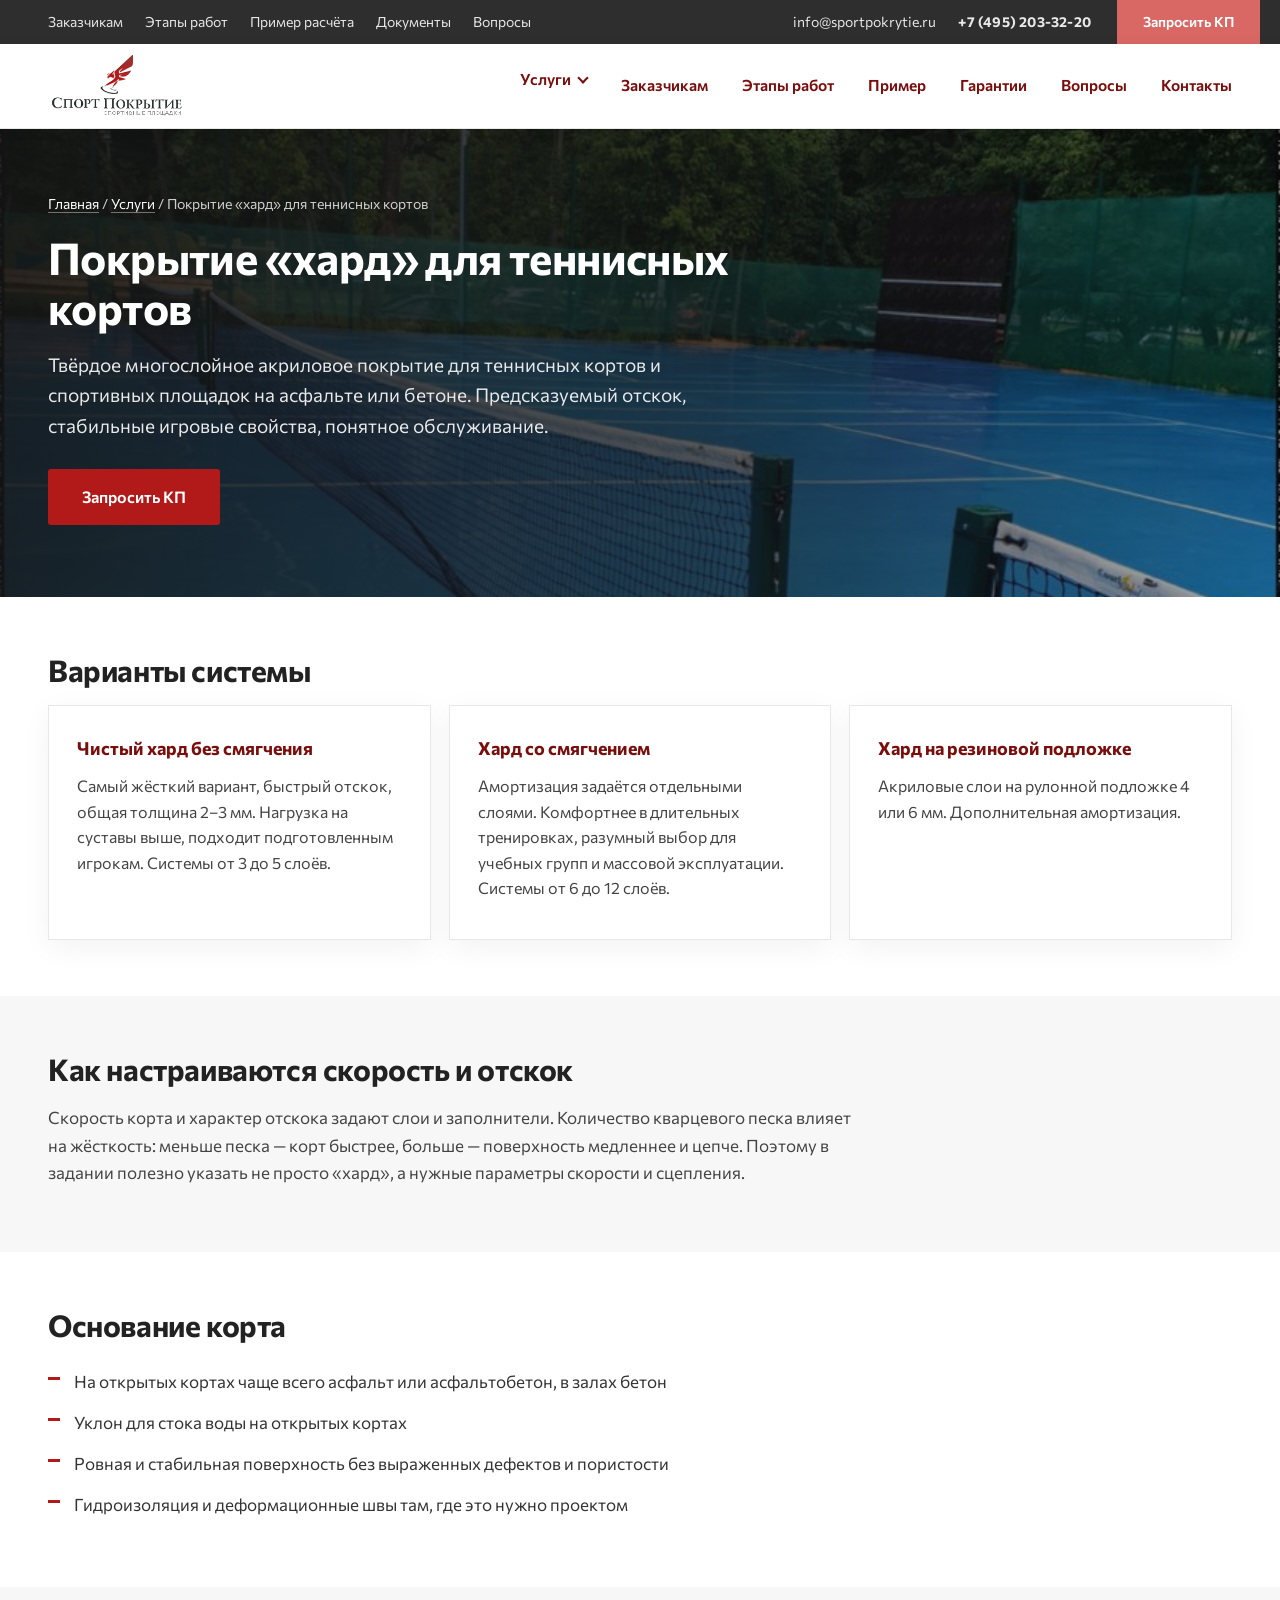
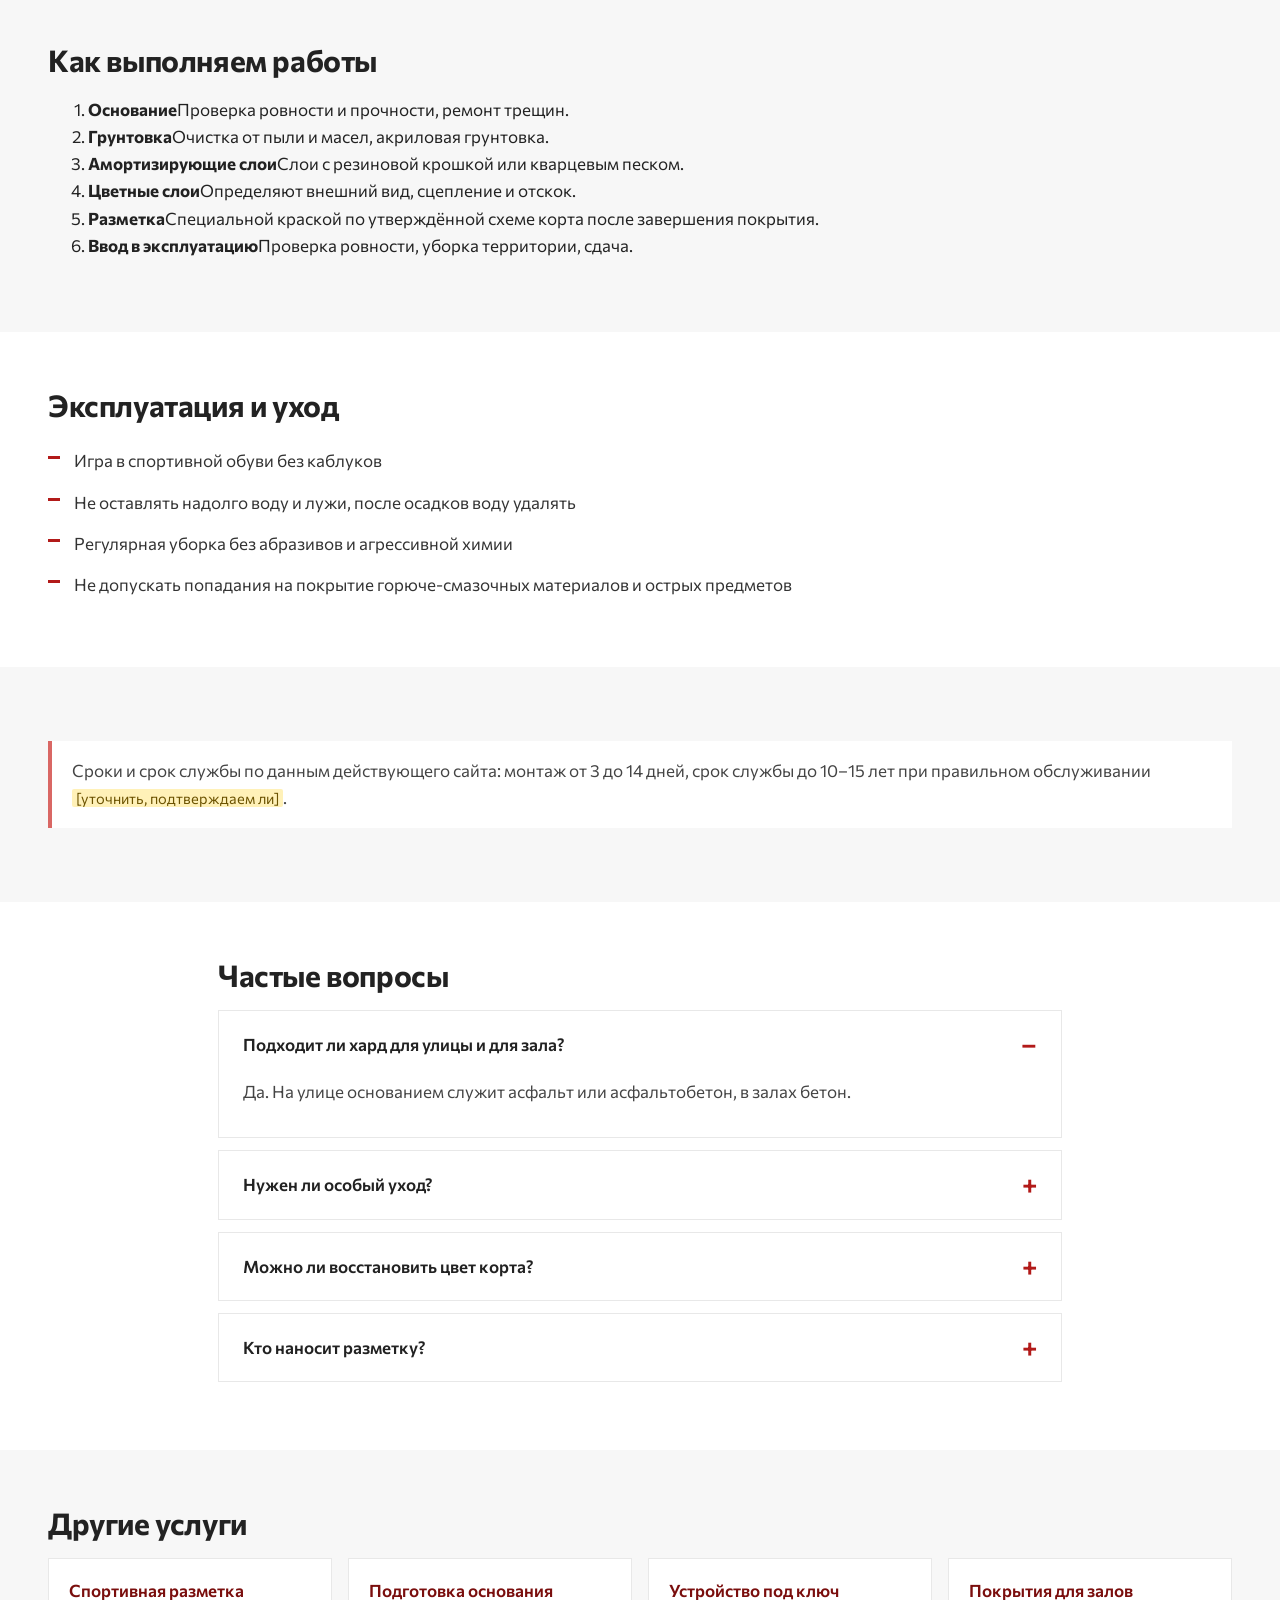
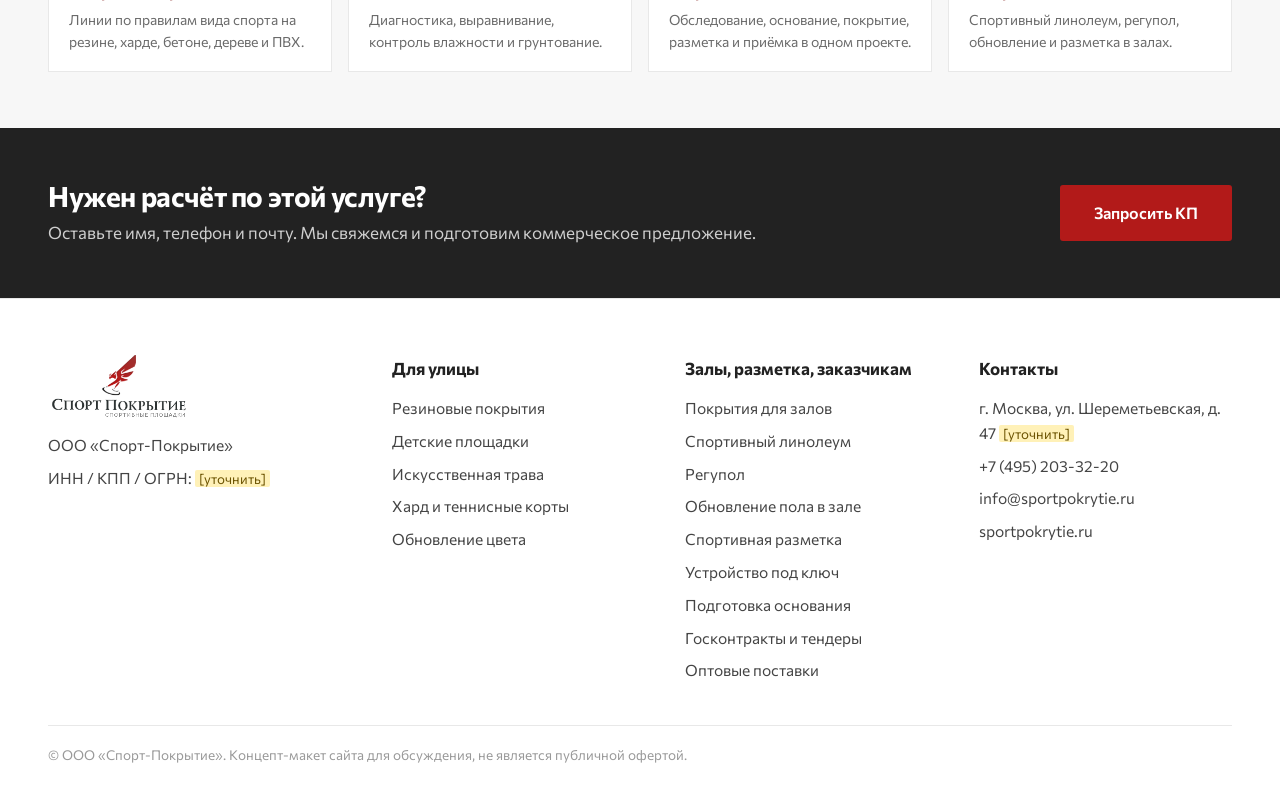
<file: services/hard-tennisnye-korty.html>
<!DOCTYPE html>
<html lang="ru">
<head>
<meta charset="utf-8">
<meta name="viewport" content="width=device-width,initial-scale=1">
<title>Покрытие «хард» для теннисных кортов — Спорт-Покрытие</title>
<meta name="description" content="Твёрдое многослойное акриловое покрытие для теннисных кортов и спортивных площадок на асфальте или бетоне. Предсказуемый отскок, стабильные игровые свойств">
<meta name="robots" content="noindex">
<link rel="icon" href="../assets/img/favicon.png">
<link rel="preconnect" href="https://fonts.googleapis.com"><link rel="preconnect" href="https://fonts.gstatic.com" crossorigin>
<link href="https://fonts.googleapis.com/css2?family=Commissioner:wght@400;500;600;700&display=swap&subset=cyrillic" rel="stylesheet">
<link rel="stylesheet" href="../assets/style.css">
</head>
<body>
<!-- КОНЦЕПТ-МАКЕТ. Пометки [уточнить] — данные, которых нет в материалах. -->
<div class="topbar"><div class="wrap">
  <div class="links"><a href="../index.html#audience">Заказчикам</a><a href="../index.html#stages">Этапы работ</a><a href="../index.html#example">Пример расчёта</a><a href="../index.html#docs">Документы</a><a href="../index.html#faq">Вопросы</a></div>
  <div class="right"><span class="mail"><a href="mailto:info@sportpokrytie.ru">info@sportpokrytie.ru</a></span><b><a href="tel:+74952033220">+7 (495) 203-32-20</a></b></div>
  <a class="cta" href="../index.html#form">Запросить КП</a>
</div></div>
<header class="main"><div class="wrap">
  <a class="logo" href="../index.html"><img src="../assets/img/logo.png" alt="Спорт-Покрытие — спортивные площадки"></a>
  <button class="burger" aria-label="Меню" onclick="document.getElementById('menu').classList.toggle('open')"><span></span><span></span><span></span></button>
  <nav class="menu" id="menu">
    <div class="dd"><a href="../index.html#services" onclick="if(innerWidth<=900){event.preventDefault();this.parentNode.classList.toggle('open')}">Услуги</a><div class="dd-panel"><div><h5>Для улицы</h5><a href="rezinovye-pokrytiya.html">Резиновые покрытия</a><a href="detskie-ploshchadki.html">Детские площадки</a><a href="iskusstvennaya-trava.html">Искусственная трава</a><a href="hard-tennisnye-korty.html">Хард и теннисные корты</a><a href="obnovlenie-tsveta.html">Обновление цвета</a></div><div><h5>Закрытые помещения</h5><a href="zakrytye-pomeshcheniya.html">Покрытия для залов</a><a href="sportivnyj-linoleum.html">Спортивный линолеум</a><a href="regupol.html">Регупол</a><a href="obnovlenie-zala.html">Обновление пола в зале</a></div><div><h5>Разметка и работы</h5><a href="razmetka.html">Спортивная разметка</a><a href="ustroystvo-sportivnykh-pokrytiy.html">Устройство под ключ</a><a href="podgotovka-osnovaniya.html">Подготовка основания</a></div><div><h5>Для заказчиков</h5><a href="goskontrakty.html">Госконтракты и тендеры</a><a href="optovye-postavki.html">Оптовые поставки</a></div></div></div>
    <a href="../index.html#audience">Заказчикам</a><a href="../index.html#stages">Этапы работ</a><a href="../index.html#example">Пример</a><a href="../index.html#docs">Гарантии</a><a href="../index.html#faq">Вопросы</a><a href="#contacts">Контакты</a>
  </nav>
</div></header>
<main id="top">
<div class="phero" style="background-image:url(../assets/img/photos/tennis.jpg)"><div class="wrap">
  <div class="crumbs"><a href="../index.html">Главная</a> / <a href="../index.html#services">Услуги</a> / Покрытие «хард» для теннисных кортов</div>
  <h1>Покрытие «хард» для теннисных кортов</h1>
  <p>Твёрдое многослойное акриловое покрытие для теннисных кортов и спортивных площадок на асфальте или бетоне. Предсказуемый отскок, стабильные игровые свойства, понятное обслуживание.</p>
  <a class="btn" href="../index.html#form">Запросить КП</a>
</div></div>
<section class="psec"><div class="wrap"><h2>Варианты системы</h2><div class="fcards three"><div class="card"><h3>Чистый хард без смягчения</h3><p>Самый жёсткий вариант, быстрый отскок, общая толщина 2–3 мм. Нагрузка на суставы выше, подходит подготовленным игрокам. Системы от 3 до 5 слоёв.</p></div><div class="card"><h3>Хард со смягчением</h3><p>Амортизация задаётся отдельными слоями. Комфортнее в длительных тренировках, разумный выбор для учебных групп и массовой эксплуатации. Системы от 6 до 12 слоёв.</p></div><div class="card"><h3>Хард на резиновой подложке</h3><p>Акриловые слои на рулонной подложке 4 или 6 мм. Дополнительная амортизация.</p></div></div></div></section><section class="psec alt"><div class="wrap"><h2>Как настраиваются скорость и отскок</h2><p>Скорость корта и характер отскока задают слои и заполнители. Количество кварцевого песка влияет на жёсткость: меньше песка — корт быстрее, больше — поверхность медленнее и цепче. Поэтому в задании полезно указать не просто «хард», а нужные параметры скорости и сцепления.</p></div></section><section class="psec"><div class="wrap"><h2>Основание корта</h2><ul class="lst"><li>На открытых кортах чаще всего асфальт или асфальтобетон, в залах бетон</li><li>Уклон для стока воды на открытых кортах</li><li>Ровная и стабильная поверхность без выраженных дефектов и пористости</li><li>Гидроизоляция и деформационные швы там, где это нужно проектом</li></ul></div></section><section class="psec alt"><div class="wrap"><h2>Как выполняем работы</h2><ol class="steps"><li><b>Основание</b><span>Проверка ровности и прочности, ремонт трещин.</span></li><li><b>Грунтовка</b><span>Очистка от пыли и масел, акриловая грунтовка.</span></li><li><b>Амортизирующие слои</b><span>Слои с резиновой крошкой или кварцевым песком.</span></li><li><b>Цветные слои</b><span>Определяют внешний вид, сцепление и отскок.</span></li><li><b>Разметка</b><span>Специальной краской по утверждённой схеме корта после завершения покрытия.</span></li><li><b>Ввод в эксплуатацию</b><span>Проверка ровности, уборка территории, сдача.</span></li></ol></div></section><section class="psec"><div class="wrap"><h2>Эксплуатация и уход</h2><ul class="lst"><li>Игра в спортивной обуви без каблуков</li><li>Не оставлять надолго воду и лужи, после осадков воду удалять</li><li>Регулярная уборка без абразивов и агрессивной химии</li><li>Не допускать попадания на покрытие горюче-смазочных материалов и острых предметов</li></ul></div></section><section class="psec alt"><div class="wrap"><div class="pnote">Сроки и срок службы по данным действующего сайта: монтаж от 3 до 14 дней, срок службы до 10–15 лет при правильном обслуживании <span class="mark">[уточнить, подтверждаем ли]</span>.</div></div></section><section class="psec"><div class="wrap" style="max-width:900px"><h2>Частые вопросы</h2><details open><summary>Подходит ли хард для улицы и для зала?</summary><p>Да. На улице основанием служит асфальт или асфальтобетон, в залах бетон.</p></details><details><summary>Нужен ли особый уход?</summary><p>Достаточно периодической мойки и соблюдения правил эксплуатации.</p></details><details><summary>Можно ли восстановить цвет корта?</summary><p>Да, применяют решения с минимальным числом слоёв, чтобы вернуть однородность и насыщенность цвета без полной пересборки системы.</p></details><details><summary>Кто наносит разметку?</summary><p>Разметка выполняется после завершения покрытия, см. страницу «Спортивная разметка».</p></details></div></section><section class="psec alt"><div class="wrap"><h2>Другие услуги</h2><div class="related"><a href="razmetka.html">Спортивная разметка<small>Линии по правилам вида спорта на резине, харде, бетоне, дереве и ПВХ.</small></a><a href="podgotovka-osnovaniya.html">Подготовка основания<small>Диагностика, выравнивание, контроль влажности и грунтование.</small></a><a href="ustroystvo-sportivnykh-pokrytiy.html">Устройство под ключ<small>Обследование, основание, покрытие, разметка и приёмка в одном проекте.</small></a><a href="zakrytye-pomeshcheniya.html">Покрытия для залов<small>Спортивный линолеум, регупол, обновление и разметка в залах.</small></a></div></div></section><div class="ctab"><div class="wrap"><div><h2>Нужен расчёт по этой услуге?</h2><p>Оставьте имя, телефон и почту. Мы свяжемся и подготовим коммерческое предложение.</p></div><a class="btn" href="../index.html#form">Запросить КП</a></div></div>
</main>
<footer id="contacts"><div class="wrap">
  <div class="cols">
    <div><a class="logo" href="../index.html"><img src="../assets/img/logo.png" alt="Спорт-Покрытие"></a><p>ООО «Спорт-Покрытие»</p><p>ИНН / КПП / ОГРН: <span class="mark">[уточнить]</span></p></div>
    <div><h4>Для улицы</h4><a href="rezinovye-pokrytiya.html">Резиновые покрытия</a><a href="detskie-ploshchadki.html">Детские площадки</a><a href="iskusstvennaya-trava.html">Искусственная трава</a><a href="hard-tennisnye-korty.html">Хард и теннисные корты</a><a href="obnovlenie-tsveta.html">Обновление цвета</a></div>
    <div><h4>Залы, разметка, заказчикам</h4><a href="zakrytye-pomeshcheniya.html">Покрытия для залов</a><a href="sportivnyj-linoleum.html">Спортивный линолеум</a><a href="regupol.html">Регупол</a><a href="obnovlenie-zala.html">Обновление пола в зале</a><a href="razmetka.html">Спортивная разметка</a><a href="ustroystvo-sportivnykh-pokrytiy.html">Устройство под ключ</a><a href="podgotovka-osnovaniya.html">Подготовка основания</a><a href="goskontrakty.html">Госконтракты и тендеры</a><a href="optovye-postavki.html">Оптовые поставки</a></div>
    <div><h4>Контакты</h4><p>г. Москва, ул. Шереметьевская, д. 47 <span class="mark">[уточнить]</span></p><a href="tel:+74952033220">+7 (495) 203-32-20</a><a href="mailto:info@sportpokrytie.ru">info@sportpokrytie.ru</a><a href="https://sportpokrytie.ru/">sportpokrytie.ru</a></div>
  </div>
  <div class="copy">© ООО «Спорт-Покрытие». Концепт-макет сайта для обсуждения, не является публичной офертой.</div>
</div></footer>
</body></html>
</file>
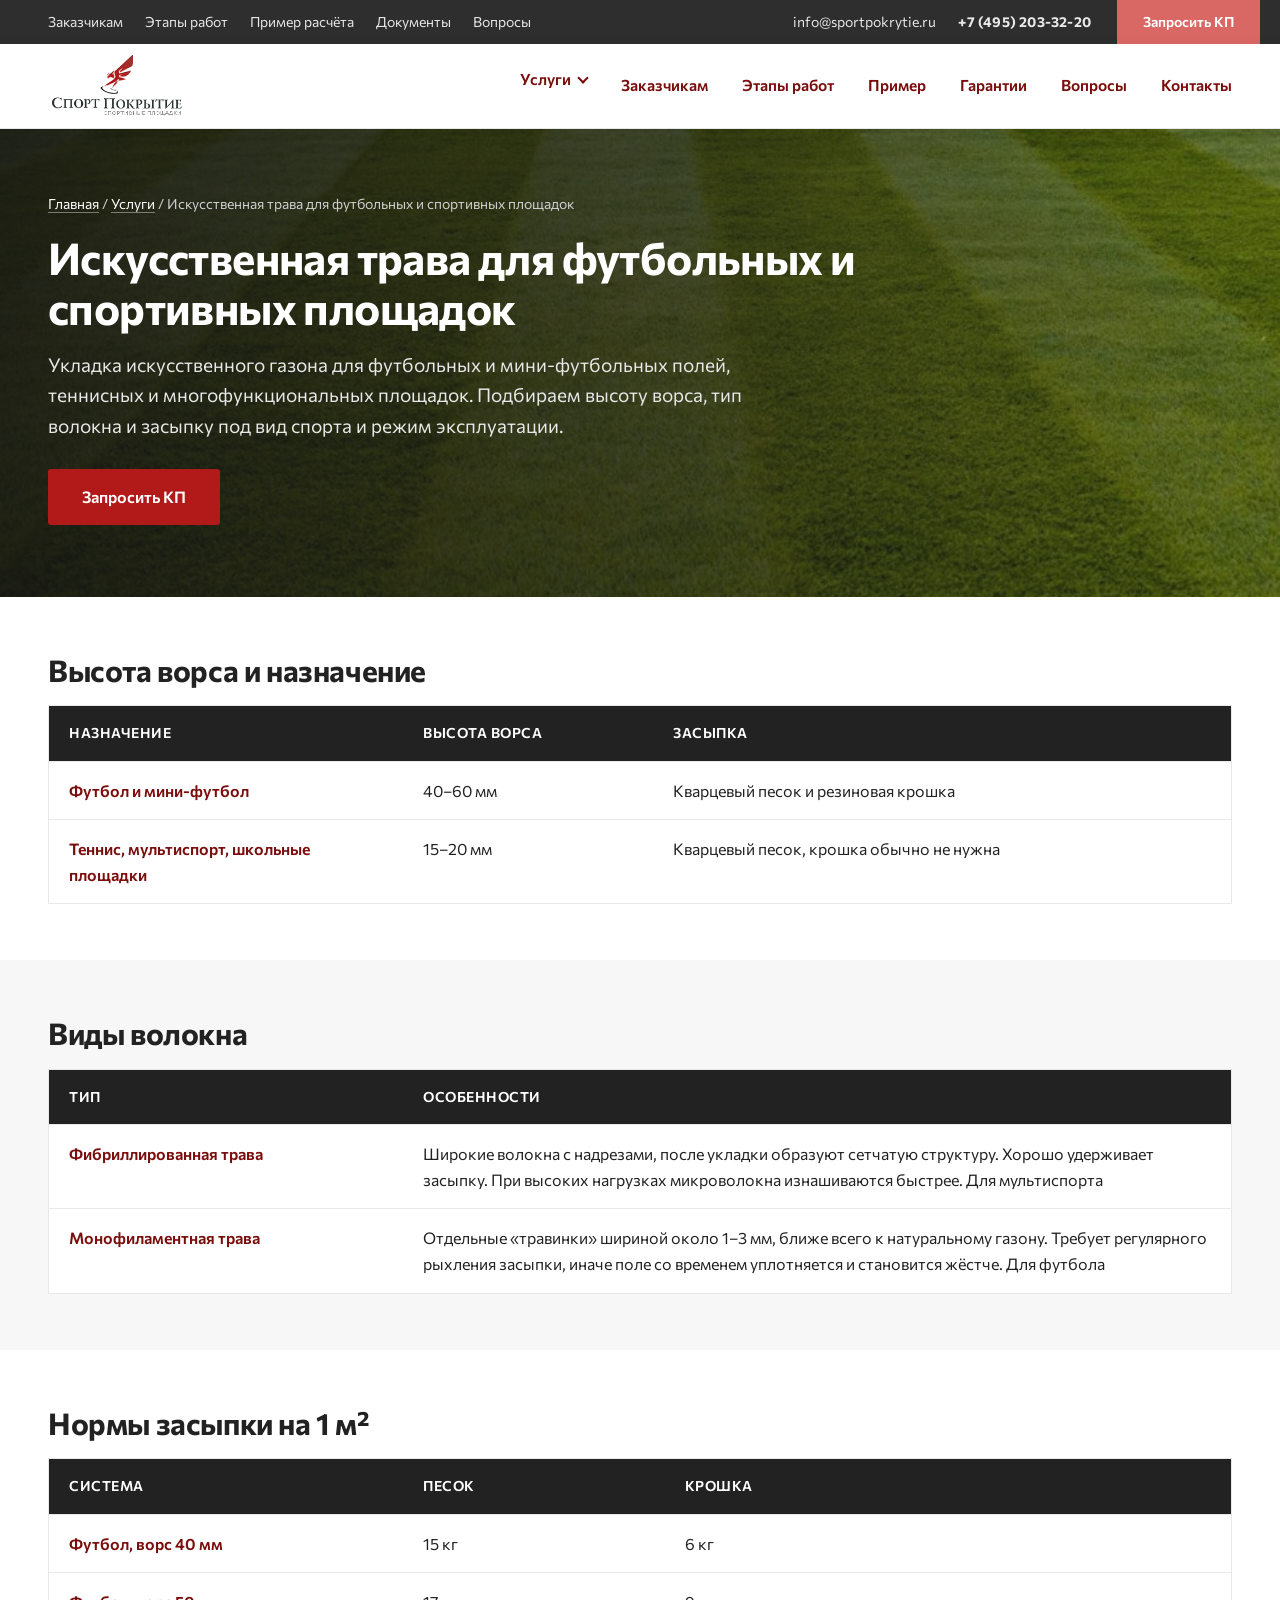
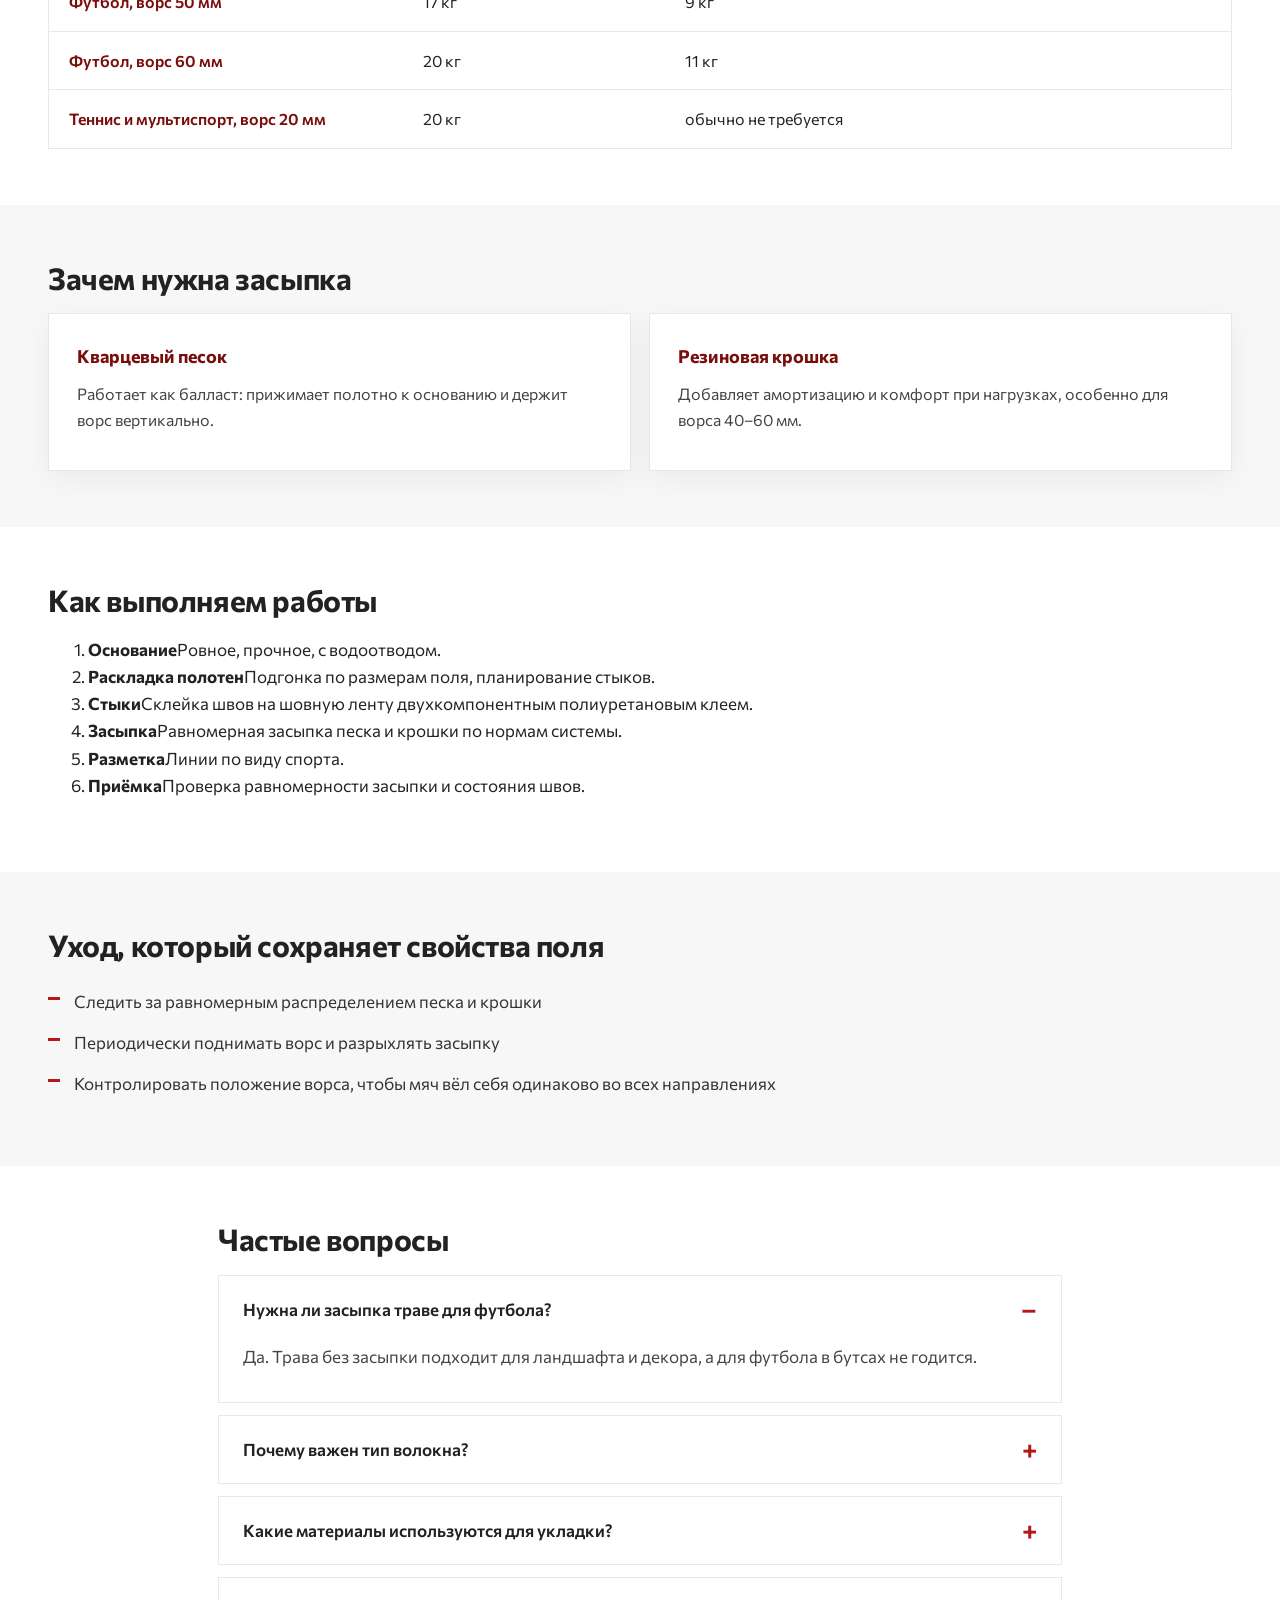
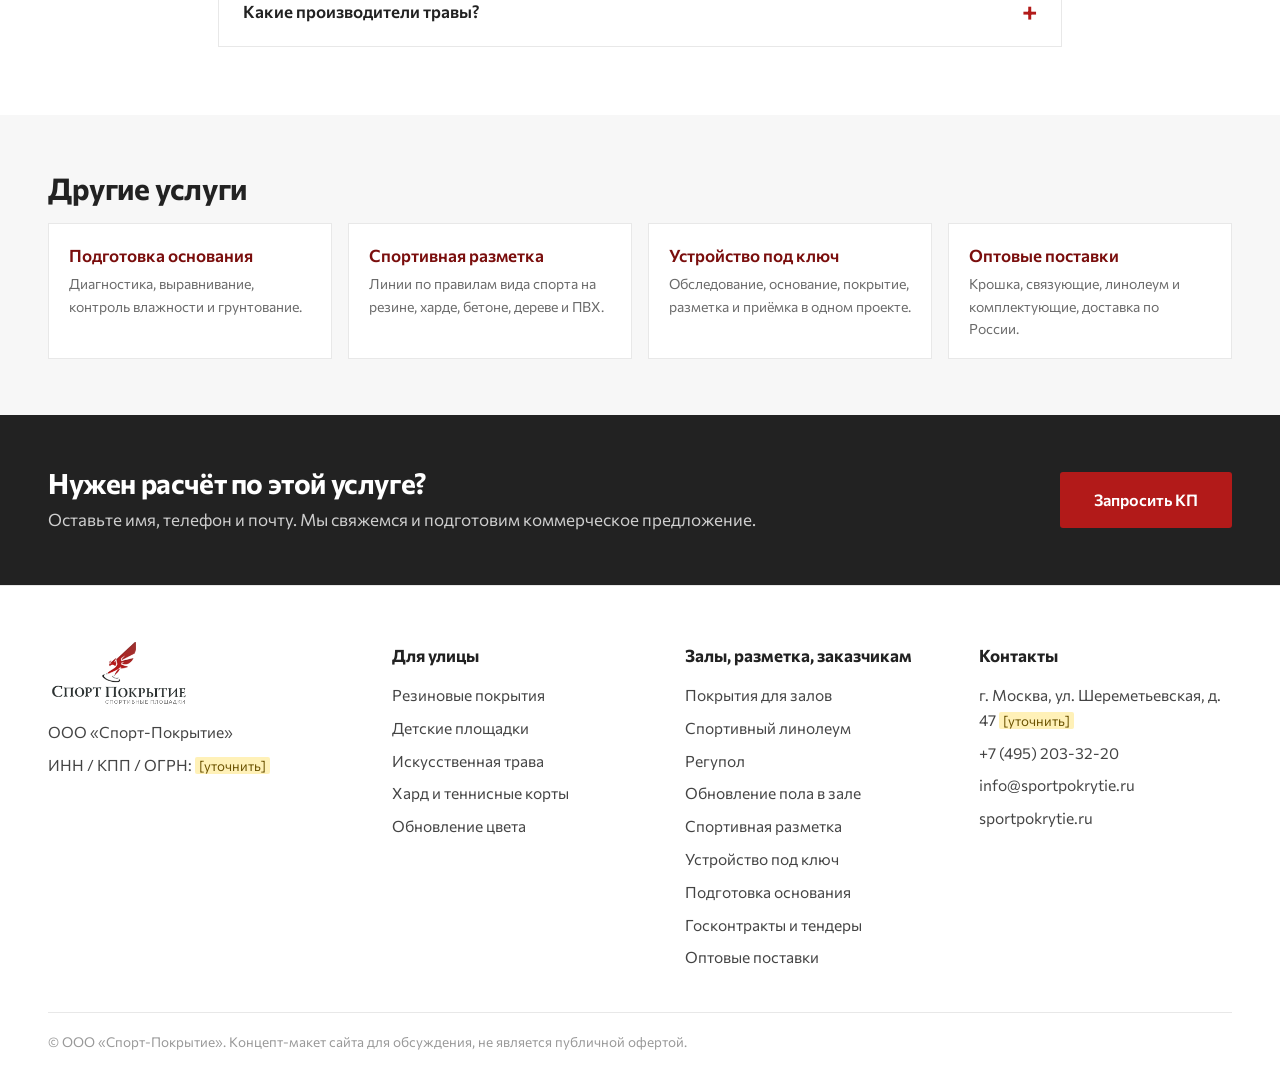
<file: services/iskusstvennaya-trava.html>
<!DOCTYPE html>
<html lang="ru">
<head>
<meta charset="utf-8">
<meta name="viewport" content="width=device-width,initial-scale=1">
<title>Искусственная трава для футбольных и спортивных площадок — Спорт-Покрытие</title>
<meta name="description" content="Укладка искусственного газона для футбольных и мини-футбольных полей, теннисных и многофункциональных площадок. Подбираем высоту ворса, тип волокна и засып">
<meta name="robots" content="noindex">
<link rel="icon" href="../assets/img/favicon.png">
<link rel="preconnect" href="https://fonts.googleapis.com"><link rel="preconnect" href="https://fonts.gstatic.com" crossorigin>
<link href="https://fonts.googleapis.com/css2?family=Commissioner:wght@400;500;600;700&display=swap&subset=cyrillic" rel="stylesheet">
<link rel="stylesheet" href="../assets/style.css">
</head>
<body>
<!-- КОНЦЕПТ-МАКЕТ. Пометки [уточнить] — данные, которых нет в материалах. -->
<div class="topbar"><div class="wrap">
  <div class="links"><a href="../index.html#audience">Заказчикам</a><a href="../index.html#stages">Этапы работ</a><a href="../index.html#example">Пример расчёта</a><a href="../index.html#docs">Документы</a><a href="../index.html#faq">Вопросы</a></div>
  <div class="right"><span class="mail"><a href="mailto:info@sportpokrytie.ru">info@sportpokrytie.ru</a></span><b><a href="tel:+74952033220">+7 (495) 203-32-20</a></b></div>
  <a class="cta" href="../index.html#form">Запросить КП</a>
</div></div>
<header class="main"><div class="wrap">
  <a class="logo" href="../index.html"><img src="../assets/img/logo.png" alt="Спорт-Покрытие — спортивные площадки"></a>
  <button class="burger" aria-label="Меню" onclick="document.getElementById('menu').classList.toggle('open')"><span></span><span></span><span></span></button>
  <nav class="menu" id="menu">
    <div class="dd"><a href="../index.html#services" onclick="if(innerWidth<=900){event.preventDefault();this.parentNode.classList.toggle('open')}">Услуги</a><div class="dd-panel"><div><h5>Для улицы</h5><a href="rezinovye-pokrytiya.html">Резиновые покрытия</a><a href="detskie-ploshchadki.html">Детские площадки</a><a href="iskusstvennaya-trava.html">Искусственная трава</a><a href="hard-tennisnye-korty.html">Хард и теннисные корты</a><a href="obnovlenie-tsveta.html">Обновление цвета</a></div><div><h5>Закрытые помещения</h5><a href="zakrytye-pomeshcheniya.html">Покрытия для залов</a><a href="sportivnyj-linoleum.html">Спортивный линолеум</a><a href="regupol.html">Регупол</a><a href="obnovlenie-zala.html">Обновление пола в зале</a></div><div><h5>Разметка и работы</h5><a href="razmetka.html">Спортивная разметка</a><a href="ustroystvo-sportivnykh-pokrytiy.html">Устройство под ключ</a><a href="podgotovka-osnovaniya.html">Подготовка основания</a></div><div><h5>Для заказчиков</h5><a href="goskontrakty.html">Госконтракты и тендеры</a><a href="optovye-postavki.html">Оптовые поставки</a></div></div></div>
    <a href="../index.html#audience">Заказчикам</a><a href="../index.html#stages">Этапы работ</a><a href="../index.html#example">Пример</a><a href="../index.html#docs">Гарантии</a><a href="../index.html#faq">Вопросы</a><a href="#contacts">Контакты</a>
  </nav>
</div></header>
<main id="top">
<div class="phero" style="background-image:url(../assets/img/photos/grass.jpg)"><div class="wrap">
  <div class="crumbs"><a href="../index.html">Главная</a> / <a href="../index.html#services">Услуги</a> / Искусственная трава для футбольных и спортивных площадок</div>
  <h1>Искусственная трава для футбольных и спортивных площадок</h1>
  <p>Укладка искусственного газона для футбольных и мини-футбольных полей, теннисных и многофункциональных площадок. Подбираем высоту ворса, тип волокна и засыпку под вид спорта и режим эксплуатации.</p>
  <a class="btn" href="../index.html#form">Запросить КП</a>
</div></div>
<section class="psec"><div class="wrap"><h2>Высота ворса и назначение</h2><table><thead><tr><th>Назначение</th><th>Высота ворса</th><th>Засыпка</th></tr></thead><tbody><tr><td>Футбол и мини-футбол</td><td>40–60 мм</td><td>Кварцевый песок и резиновая крошка</td></tr><tr><td>Теннис, мультиспорт, школьные площадки</td><td>15–20 мм</td><td>Кварцевый песок, крошка обычно не нужна</td></tr></tbody></table></div></section><section class="psec alt"><div class="wrap"><h2>Виды волокна</h2><table><thead><tr><th>Тип</th><th>Особенности</th></tr></thead><tbody><tr><td>Фибриллированная трава</td><td>Широкие волокна с надрезами, после укладки образуют сетчатую структуру. Хорошо удерживает засыпку. При высоких нагрузках микроволокна изнашиваются быстрее. Для мультиспорта</td></tr><tr><td>Монофиламентная трава</td><td>Отдельные «травинки» шириной около 1–3 мм, ближе всего к натуральному газону. Требует регулярного рыхления засыпки, иначе поле со временем уплотняется и становится жёстче. Для футбола</td></tr></tbody></table></div></section><section class="psec"><div class="wrap"><h2>Нормы засыпки на 1 м²</h2><table><thead><tr><th>Система</th><th>Песок</th><th>Крошка</th></tr></thead><tbody><tr><td>Футбол, ворс 40 мм</td><td>15 кг</td><td>6 кг</td></tr><tr><td>Футбол, ворс 50 мм</td><td>17 кг</td><td>9 кг</td></tr><tr><td>Футбол, ворс 60 мм</td><td>20 кг</td><td>11 кг</td></tr><tr><td>Теннис и мультиспорт, ворс 20 мм</td><td>20 кг</td><td>обычно не требуется</td></tr></tbody></table></div></section><section class="psec alt"><div class="wrap"><h2>Зачем нужна засыпка</h2><div class="fcards"><div class="card"><h3>Кварцевый песок</h3><p>Работает как балласт: прижимает полотно к основанию и держит ворс вертикально.</p></div><div class="card"><h3>Резиновая крошка</h3><p>Добавляет амортизацию и комфорт при нагрузках, особенно для ворса 40–60 мм.</p></div></div></div></section><section class="psec"><div class="wrap"><h2>Как выполняем работы</h2><ol class="steps"><li><b>Основание</b><span>Ровное, прочное, с водоотводом.</span></li><li><b>Раскладка полотен</b><span>Подгонка по размерам поля, планирование стыков.</span></li><li><b>Стыки</b><span>Склейка швов на шовную ленту двухкомпонентным полиуретановым клеем.</span></li><li><b>Засыпка</b><span>Равномерная засыпка песка и крошки по нормам системы.</span></li><li><b>Разметка</b><span>Линии по виду спорта.</span></li><li><b>Приёмка</b><span>Проверка равномерности засыпки и состояния швов.</span></li></ol></div></section><section class="psec alt"><div class="wrap"><h2>Уход, который сохраняет свойства поля</h2><ul class="lst"><li>Следить за равномерным распределением песка и крошки</li><li>Периодически поднимать ворс и разрыхлять засыпку</li><li>Контролировать положение ворса, чтобы мяч вёл себя одинаково во всех направлениях</li></ul></div></section><section class="psec"><div class="wrap" style="max-width:900px"><h2>Частые вопросы</h2><details open><summary>Нужна ли засыпка траве для футбола?</summary><p>Да. Трава без засыпки подходит для ландшафта и декора, а для футбола в бутсах не годится.</p></details><details><summary>Почему важен тип волокна?</summary><p>Фибриллированное волокно лучше удерживает засыпку, монофиламентное ближе к натуральному газону, но требует ухода.</p></details><details><summary>Какие материалы используются для укладки?</summary><p>Двухкомпонентный полиуретановый клей, шовная лента, кварцевый песок и резиновая крошка.</p></details><details><summary>Какие производители травы?</summary><p>Название производителей на сайт не выносим <span class="mark">[уточнить]</span>.</p></details></div></section><section class="psec alt"><div class="wrap"><h2>Другие услуги</h2><div class="related"><a href="podgotovka-osnovaniya.html">Подготовка основания<small>Диагностика, выравнивание, контроль влажности и грунтование.</small></a><a href="razmetka.html">Спортивная разметка<small>Линии по правилам вида спорта на резине, харде, бетоне, дереве и ПВХ.</small></a><a href="ustroystvo-sportivnykh-pokrytiy.html">Устройство под ключ<small>Обследование, основание, покрытие, разметка и приёмка в одном проекте.</small></a><a href="optovye-postavki.html">Оптовые поставки<small>Крошка, связующие, линолеум и комплектующие, доставка по России.</small></a></div></div></section><div class="ctab"><div class="wrap"><div><h2>Нужен расчёт по этой услуге?</h2><p>Оставьте имя, телефон и почту. Мы свяжемся и подготовим коммерческое предложение.</p></div><a class="btn" href="../index.html#form">Запросить КП</a></div></div>
</main>
<footer id="contacts"><div class="wrap">
  <div class="cols">
    <div><a class="logo" href="../index.html"><img src="../assets/img/logo.png" alt="Спорт-Покрытие"></a><p>ООО «Спорт-Покрытие»</p><p>ИНН / КПП / ОГРН: <span class="mark">[уточнить]</span></p></div>
    <div><h4>Для улицы</h4><a href="rezinovye-pokrytiya.html">Резиновые покрытия</a><a href="detskie-ploshchadki.html">Детские площадки</a><a href="iskusstvennaya-trava.html">Искусственная трава</a><a href="hard-tennisnye-korty.html">Хард и теннисные корты</a><a href="obnovlenie-tsveta.html">Обновление цвета</a></div>
    <div><h4>Залы, разметка, заказчикам</h4><a href="zakrytye-pomeshcheniya.html">Покрытия для залов</a><a href="sportivnyj-linoleum.html">Спортивный линолеум</a><a href="regupol.html">Регупол</a><a href="obnovlenie-zala.html">Обновление пола в зале</a><a href="razmetka.html">Спортивная разметка</a><a href="ustroystvo-sportivnykh-pokrytiy.html">Устройство под ключ</a><a href="podgotovka-osnovaniya.html">Подготовка основания</a><a href="goskontrakty.html">Госконтракты и тендеры</a><a href="optovye-postavki.html">Оптовые поставки</a></div>
    <div><h4>Контакты</h4><p>г. Москва, ул. Шереметьевская, д. 47 <span class="mark">[уточнить]</span></p><a href="tel:+74952033220">+7 (495) 203-32-20</a><a href="mailto:info@sportpokrytie.ru">info@sportpokrytie.ru</a><a href="https://sportpokrytie.ru/">sportpokrytie.ru</a></div>
  </div>
  <div class="copy">© ООО «Спорт-Покрытие». Концепт-макет сайта для обсуждения, не является публичной офертой.</div>
</div></footer>
</body></html>
</file>
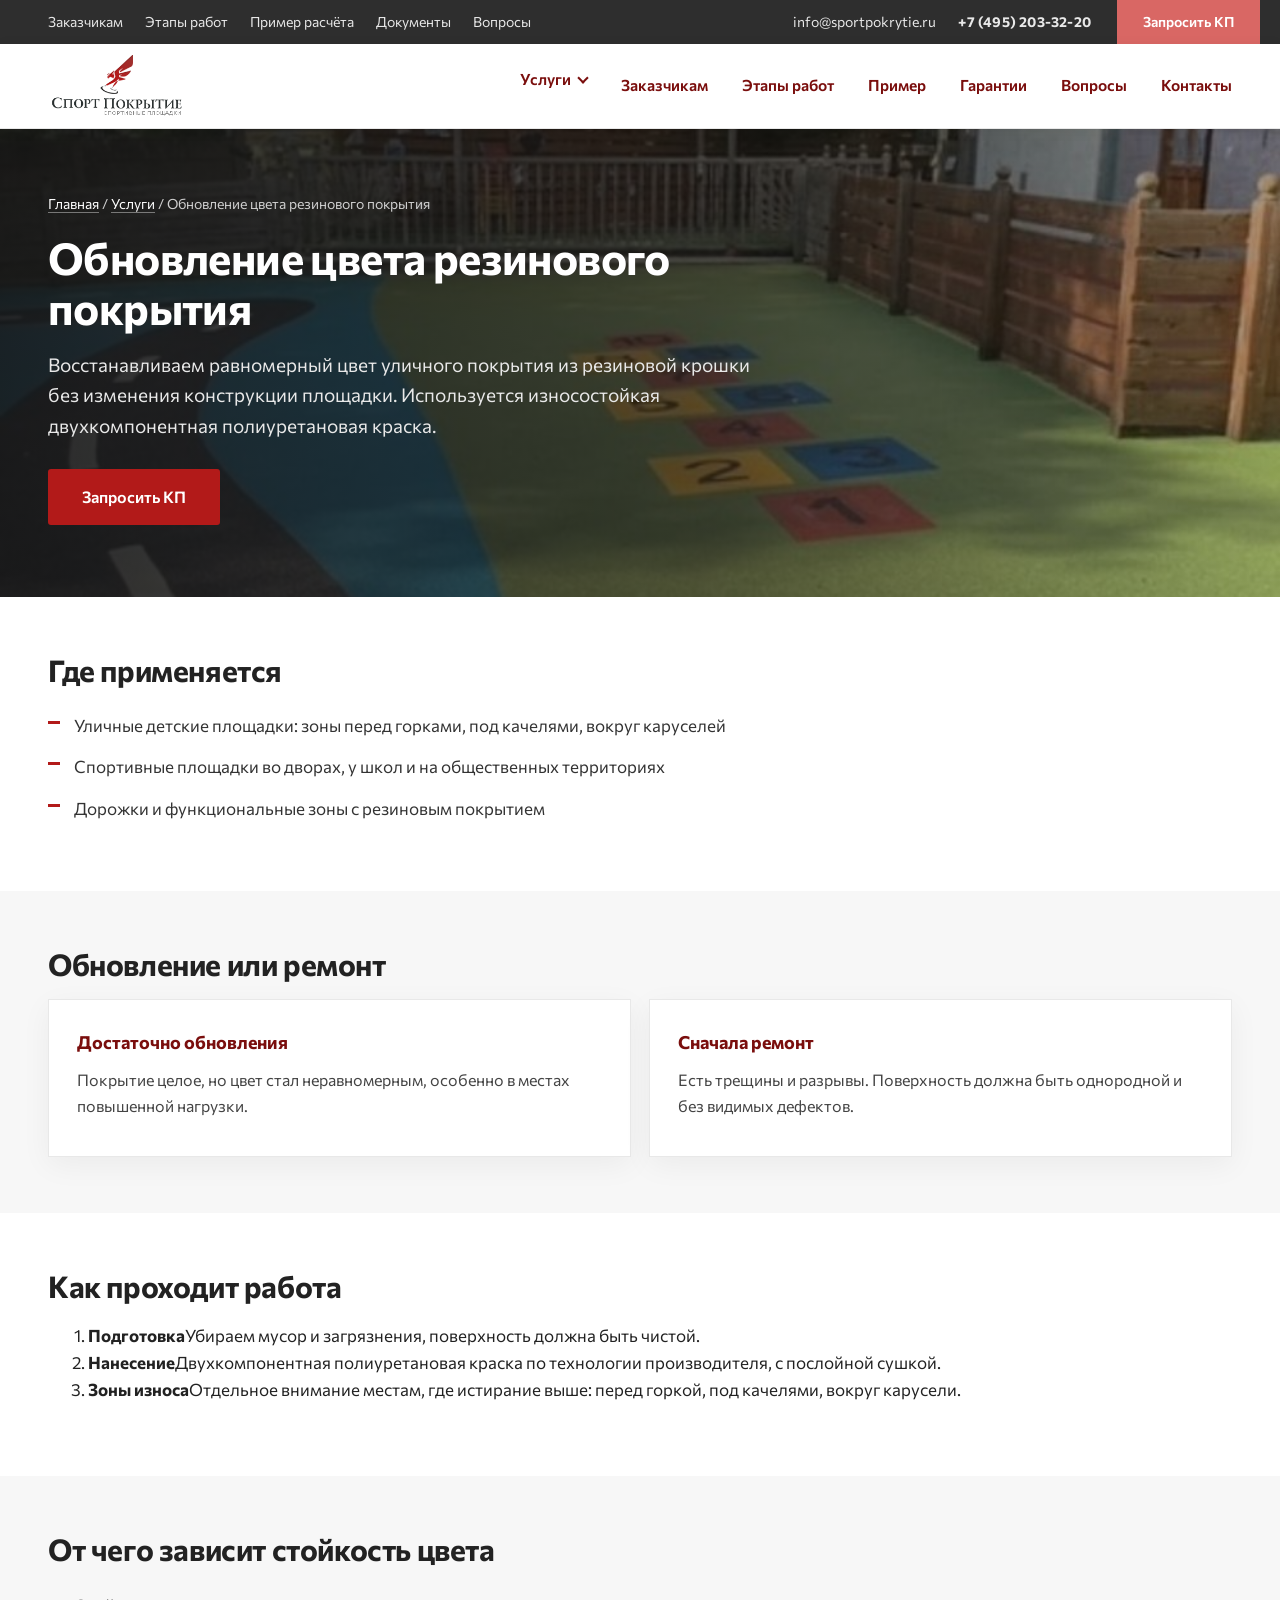
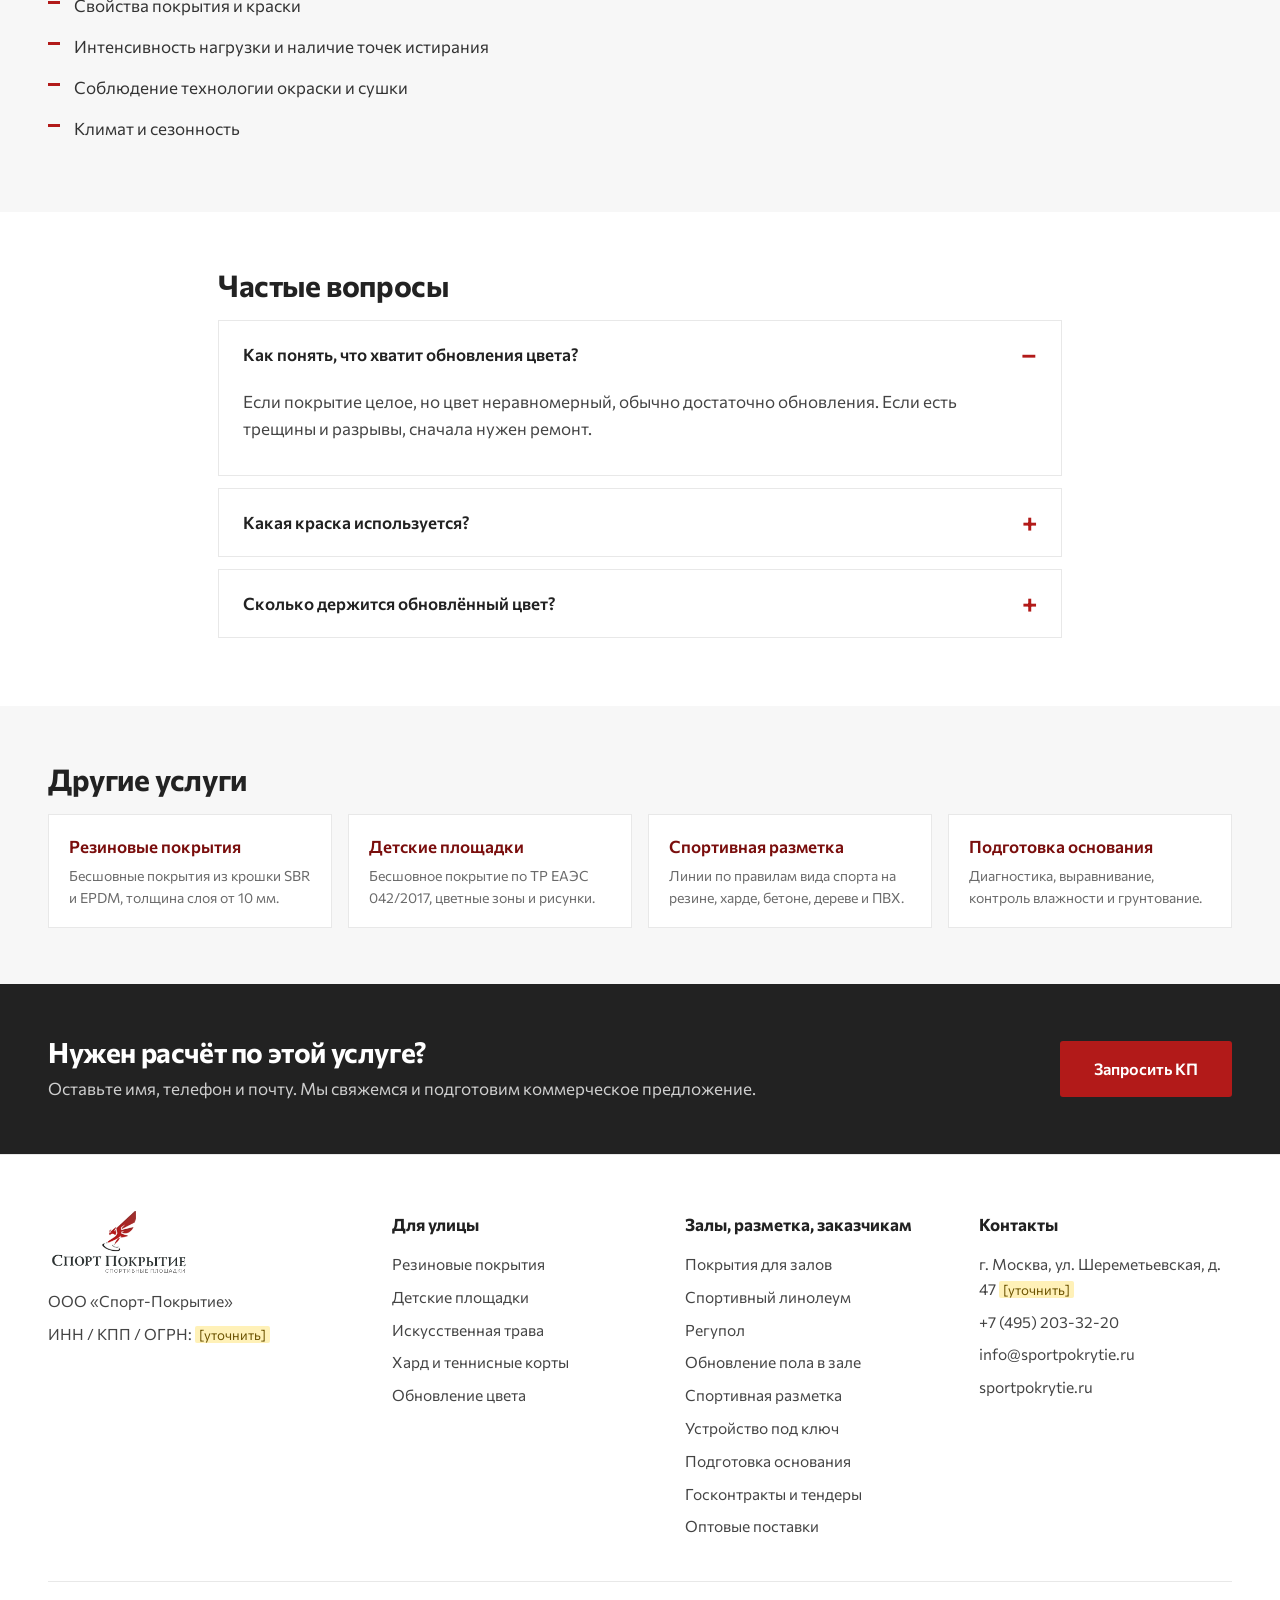
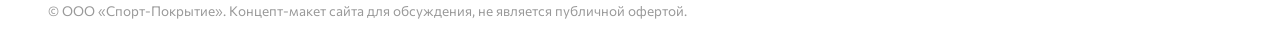
<file: services/obnovlenie-tsveta.html>
<!DOCTYPE html>
<html lang="ru">
<head>
<meta charset="utf-8">
<meta name="viewport" content="width=device-width,initial-scale=1">
<title>Обновление цвета резинового покрытия — Спорт-Покрытие</title>
<meta name="description" content="Восстанавливаем равномерный цвет уличного покрытия из резиновой крошки без изменения конструкции площадки. Используется износостойкая двухкомпонентная поли">
<meta name="robots" content="noindex">
<link rel="icon" href="../assets/img/favicon.png">
<link rel="preconnect" href="https://fonts.googleapis.com"><link rel="preconnect" href="https://fonts.gstatic.com" crossorigin>
<link href="https://fonts.googleapis.com/css2?family=Commissioner:wght@400;500;600;700&display=swap&subset=cyrillic" rel="stylesheet">
<link rel="stylesheet" href="../assets/style.css">
</head>
<body>
<!-- КОНЦЕПТ-МАКЕТ. Пометки [уточнить] — данные, которых нет в материалах. -->
<div class="topbar"><div class="wrap">
  <div class="links"><a href="../index.html#audience">Заказчикам</a><a href="../index.html#stages">Этапы работ</a><a href="../index.html#example">Пример расчёта</a><a href="../index.html#docs">Документы</a><a href="../index.html#faq">Вопросы</a></div>
  <div class="right"><span class="mail"><a href="mailto:info@sportpokrytie.ru">info@sportpokrytie.ru</a></span><b><a href="tel:+74952033220">+7 (495) 203-32-20</a></b></div>
  <a class="cta" href="../index.html#form">Запросить КП</a>
</div></div>
<header class="main"><div class="wrap">
  <a class="logo" href="../index.html"><img src="../assets/img/logo.png" alt="Спорт-Покрытие — спортивные площадки"></a>
  <button class="burger" aria-label="Меню" onclick="document.getElementById('menu').classList.toggle('open')"><span></span><span></span><span></span></button>
  <nav class="menu" id="menu">
    <div class="dd"><a href="../index.html#services" onclick="if(innerWidth<=900){event.preventDefault();this.parentNode.classList.toggle('open')}">Услуги</a><div class="dd-panel"><div><h5>Для улицы</h5><a href="rezinovye-pokrytiya.html">Резиновые покрытия</a><a href="detskie-ploshchadki.html">Детские площадки</a><a href="iskusstvennaya-trava.html">Искусственная трава</a><a href="hard-tennisnye-korty.html">Хард и теннисные корты</a><a href="obnovlenie-tsveta.html">Обновление цвета</a></div><div><h5>Закрытые помещения</h5><a href="zakrytye-pomeshcheniya.html">Покрытия для залов</a><a href="sportivnyj-linoleum.html">Спортивный линолеум</a><a href="regupol.html">Регупол</a><a href="obnovlenie-zala.html">Обновление пола в зале</a></div><div><h5>Разметка и работы</h5><a href="razmetka.html">Спортивная разметка</a><a href="ustroystvo-sportivnykh-pokrytiy.html">Устройство под ключ</a><a href="podgotovka-osnovaniya.html">Подготовка основания</a></div><div><h5>Для заказчиков</h5><a href="goskontrakty.html">Госконтракты и тендеры</a><a href="optovye-postavki.html">Оптовые поставки</a></div></div></div>
    <a href="../index.html#audience">Заказчикам</a><a href="../index.html#stages">Этапы работ</a><a href="../index.html#example">Пример</a><a href="../index.html#docs">Гарантии</a><a href="../index.html#faq">Вопросы</a><a href="#contacts">Контакты</a>
  </nav>
</div></header>
<main id="top">
<div class="phero" style="background-image:url(../assets/img/photos/playground-road.jpg)"><div class="wrap">
  <div class="crumbs"><a href="../index.html">Главная</a> / <a href="../index.html#services">Услуги</a> / Обновление цвета резинового покрытия</div>
  <h1>Обновление цвета резинового покрытия</h1>
  <p>Восстанавливаем равномерный цвет уличного покрытия из резиновой крошки без изменения конструкции площадки. Используется износостойкая двухкомпонентная полиуретановая краска.</p>
  <a class="btn" href="../index.html#form">Запросить КП</a>
</div></div>
<section class="psec"><div class="wrap"><h2>Где применяется</h2><ul class="lst"><li>Уличные детские площадки: зоны перед горками, под качелями, вокруг каруселей</li><li>Спортивные площадки во дворах, у школ и на общественных территориях</li><li>Дорожки и функциональные зоны с резиновым покрытием</li></ul></div></section><section class="psec alt"><div class="wrap"><h2>Обновление или ремонт</h2><div class="fcards"><div class="card"><h3>Достаточно обновления</h3><p>Покрытие целое, но цвет стал неравномерным, особенно в местах повышенной нагрузки.</p></div><div class="card"><h3>Сначала ремонт</h3><p>Есть трещины и разрывы. Поверхность должна быть однородной и без видимых дефектов.</p></div></div></div></section><section class="psec"><div class="wrap"><h2>Как проходит работа</h2><ol class="steps"><li><b>Подготовка</b><span>Убираем мусор и загрязнения, поверхность должна быть чистой.</span></li><li><b>Нанесение</b><span>Двухкомпонентная полиуретановая краска по технологии производителя, с послойной сушкой.</span></li><li><b>Зоны износа</b><span>Отдельное внимание местам, где истирание выше: перед горкой, под качелями, вокруг карусели.</span></li></ol></div></section><section class="psec alt"><div class="wrap"><h2>От чего зависит стойкость цвета</h2><ul class="lst"><li>Свойства покрытия и краски</li><li>Интенсивность нагрузки и наличие точек истирания</li><li>Соблюдение технологии окраски и сушки</li><li>Климат и сезонность</li></ul></div></section><section class="psec"><div class="wrap" style="max-width:900px"><h2>Частые вопросы</h2><details open><summary>Как понять, что хватит обновления цвета?</summary><p>Если покрытие целое, но цвет неравномерный, обычно достаточно обновления. Если есть трещины и разрывы, сначала нужен ремонт.</p></details><details><summary>Какая краска используется?</summary><p>Двухкомпонентная полиуретановая, рассчитанная на истирание и уличные нагрузки.</p></details><details><summary>Сколько держится обновлённый цвет?</summary><p>Зависит от нагрузки. Зоны под качелями и перед горкой изнашиваются быстрее и требуют внимания.</p></details></div></section><section class="psec alt"><div class="wrap"><h2>Другие услуги</h2><div class="related"><a href="rezinovye-pokrytiya.html">Резиновые покрытия<small>Бесшовные покрытия из крошки SBR и EPDM, толщина слоя от 10 мм.</small></a><a href="detskie-ploshchadki.html">Детские площадки<small>Бесшовное покрытие по ТР ЕАЭС 042/2017, цветные зоны и рисунки.</small></a><a href="razmetka.html">Спортивная разметка<small>Линии по правилам вида спорта на резине, харде, бетоне, дереве и ПВХ.</small></a><a href="podgotovka-osnovaniya.html">Подготовка основания<small>Диагностика, выравнивание, контроль влажности и грунтование.</small></a></div></div></section><div class="ctab"><div class="wrap"><div><h2>Нужен расчёт по этой услуге?</h2><p>Оставьте имя, телефон и почту. Мы свяжемся и подготовим коммерческое предложение.</p></div><a class="btn" href="../index.html#form">Запросить КП</a></div></div>
</main>
<footer id="contacts"><div class="wrap">
  <div class="cols">
    <div><a class="logo" href="../index.html"><img src="../assets/img/logo.png" alt="Спорт-Покрытие"></a><p>ООО «Спорт-Покрытие»</p><p>ИНН / КПП / ОГРН: <span class="mark">[уточнить]</span></p></div>
    <div><h4>Для улицы</h4><a href="rezinovye-pokrytiya.html">Резиновые покрытия</a><a href="detskie-ploshchadki.html">Детские площадки</a><a href="iskusstvennaya-trava.html">Искусственная трава</a><a href="hard-tennisnye-korty.html">Хард и теннисные корты</a><a href="obnovlenie-tsveta.html">Обновление цвета</a></div>
    <div><h4>Залы, разметка, заказчикам</h4><a href="zakrytye-pomeshcheniya.html">Покрытия для залов</a><a href="sportivnyj-linoleum.html">Спортивный линолеум</a><a href="regupol.html">Регупол</a><a href="obnovlenie-zala.html">Обновление пола в зале</a><a href="razmetka.html">Спортивная разметка</a><a href="ustroystvo-sportivnykh-pokrytiy.html">Устройство под ключ</a><a href="podgotovka-osnovaniya.html">Подготовка основания</a><a href="goskontrakty.html">Госконтракты и тендеры</a><a href="optovye-postavki.html">Оптовые поставки</a></div>
    <div><h4>Контакты</h4><p>г. Москва, ул. Шереметьевская, д. 47 <span class="mark">[уточнить]</span></p><a href="tel:+74952033220">+7 (495) 203-32-20</a><a href="mailto:info@sportpokrytie.ru">info@sportpokrytie.ru</a><a href="https://sportpokrytie.ru/">sportpokrytie.ru</a></div>
  </div>
  <div class="copy">© ООО «Спорт-Покрытие». Концепт-макет сайта для обсуждения, не является публичной офертой.</div>
</div></footer>
</body></html>
</file>
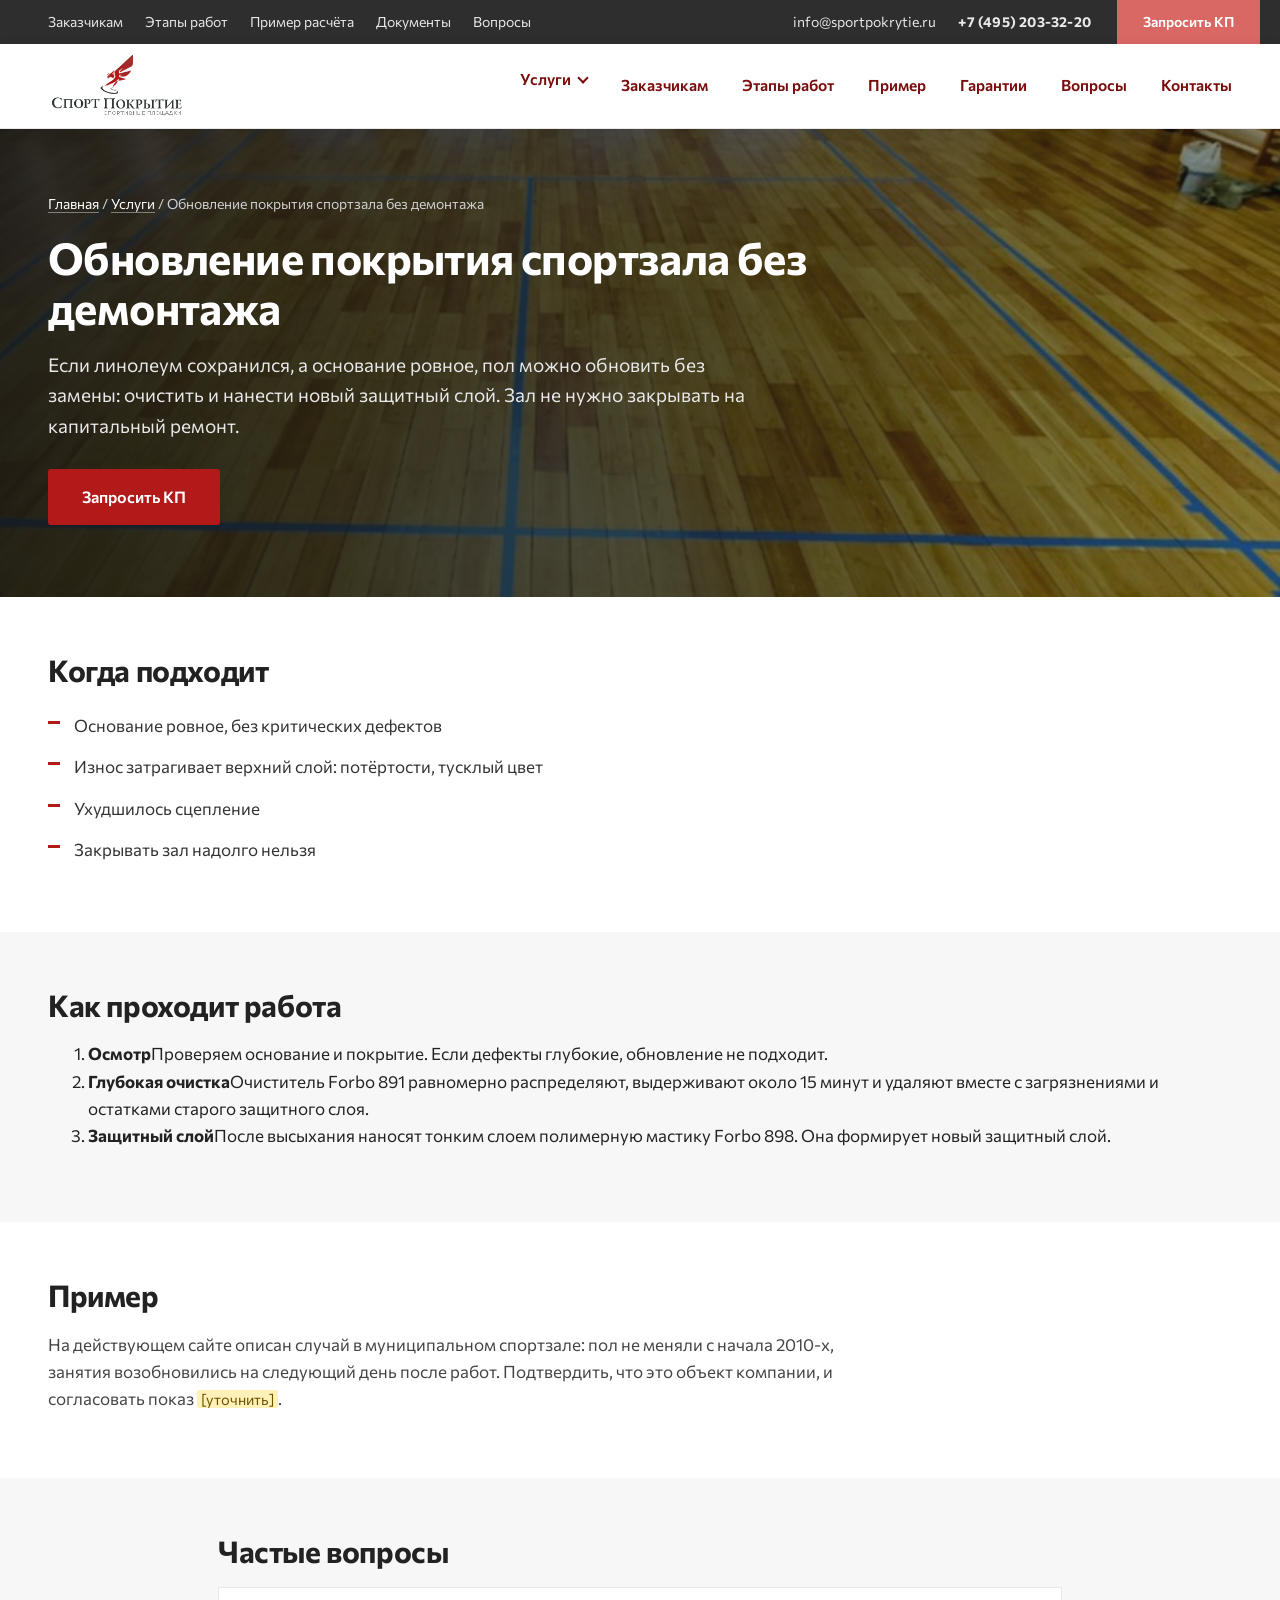
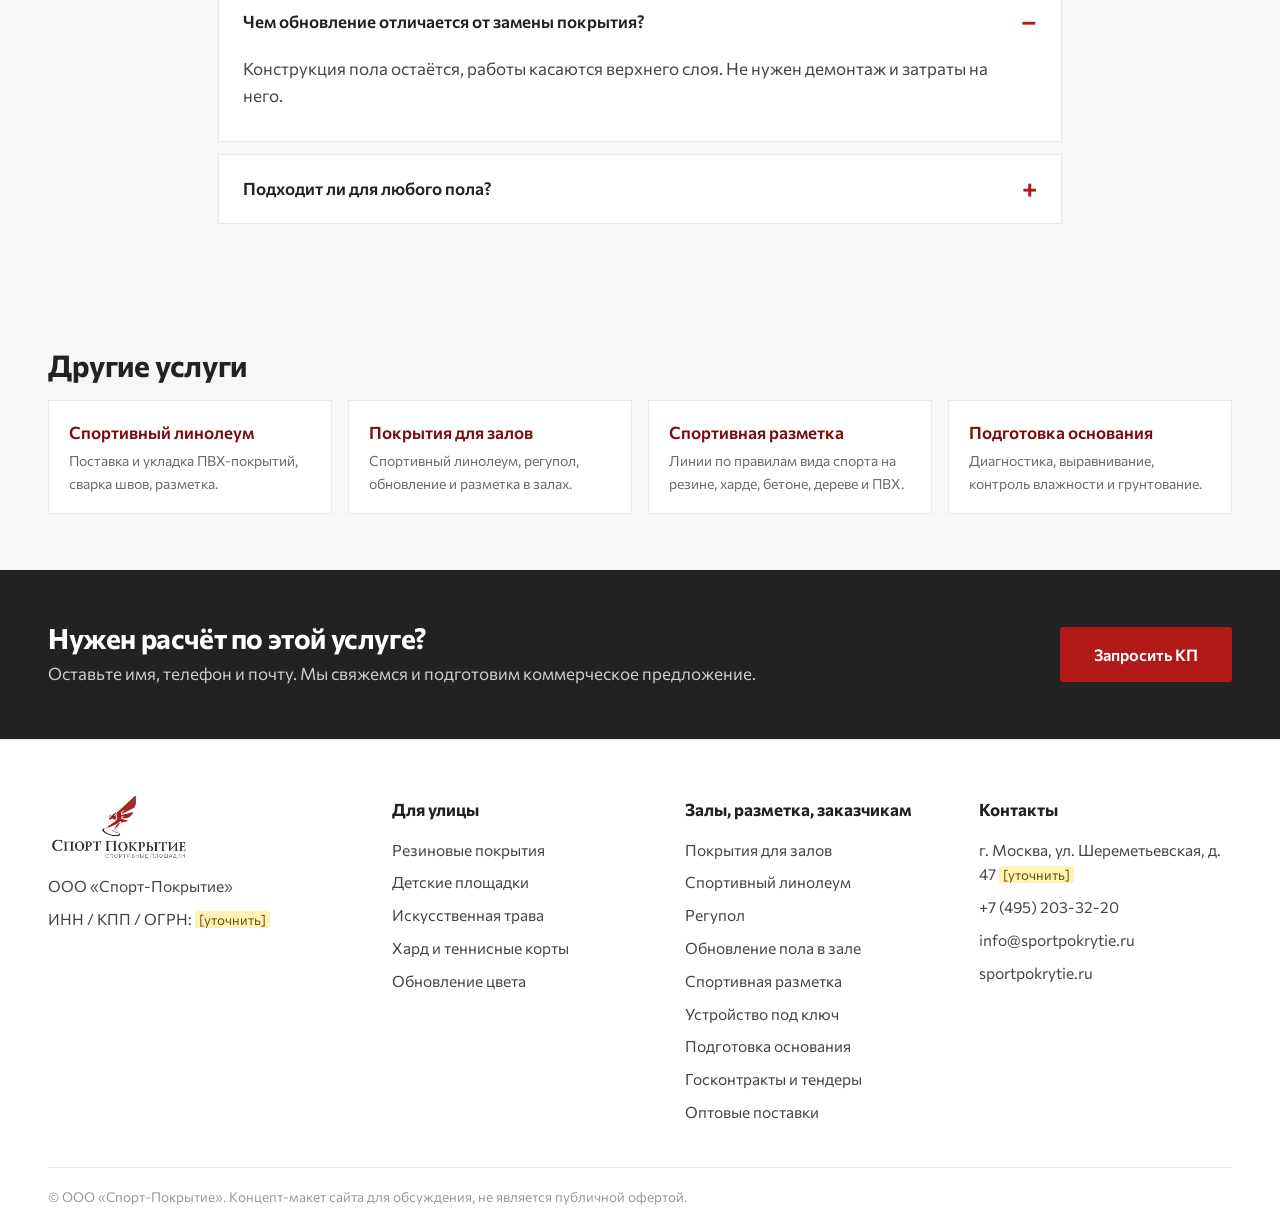
<file: services/obnovlenie-zala.html>
<!DOCTYPE html>
<html lang="ru">
<head>
<meta charset="utf-8">
<meta name="viewport" content="width=device-width,initial-scale=1">
<title>Обновление покрытия спортзала без демонтажа — Спорт-Покрытие</title>
<meta name="description" content="Если линолеум сохранился, а основание ровное, пол можно обновить без замены: очистить и нанести новый защитный слой. Зал не нужно закрывать на капитальный ">
<meta name="robots" content="noindex">
<link rel="icon" href="../assets/img/favicon.png">
<link rel="preconnect" href="https://fonts.googleapis.com"><link rel="preconnect" href="https://fonts.gstatic.com" crossorigin>
<link href="https://fonts.googleapis.com/css2?family=Commissioner:wght@400;500;600;700&display=swap&subset=cyrillic" rel="stylesheet">
<link rel="stylesheet" href="../assets/style.css">
</head>
<body>
<!-- КОНЦЕПТ-МАКЕТ. Пометки [уточнить] — данные, которых нет в материалах. -->
<div class="topbar"><div class="wrap">
  <div class="links"><a href="../index.html#audience">Заказчикам</a><a href="../index.html#stages">Этапы работ</a><a href="../index.html#example">Пример расчёта</a><a href="../index.html#docs">Документы</a><a href="../index.html#faq">Вопросы</a></div>
  <div class="right"><span class="mail"><a href="mailto:info@sportpokrytie.ru">info@sportpokrytie.ru</a></span><b><a href="tel:+74952033220">+7 (495) 203-32-20</a></b></div>
  <a class="cta" href="../index.html#form">Запросить КП</a>
</div></div>
<header class="main"><div class="wrap">
  <a class="logo" href="../index.html"><img src="../assets/img/logo.png" alt="Спорт-Покрытие — спортивные площадки"></a>
  <button class="burger" aria-label="Меню" onclick="document.getElementById('menu').classList.toggle('open')"><span></span><span></span><span></span></button>
  <nav class="menu" id="menu">
    <div class="dd"><a href="../index.html#services" onclick="if(innerWidth<=900){event.preventDefault();this.parentNode.classList.toggle('open')}">Услуги</a><div class="dd-panel"><div><h5>Для улицы</h5><a href="rezinovye-pokrytiya.html">Резиновые покрытия</a><a href="detskie-ploshchadki.html">Детские площадки</a><a href="iskusstvennaya-trava.html">Искусственная трава</a><a href="hard-tennisnye-korty.html">Хард и теннисные корты</a><a href="obnovlenie-tsveta.html">Обновление цвета</a></div><div><h5>Закрытые помещения</h5><a href="zakrytye-pomeshcheniya.html">Покрытия для залов</a><a href="sportivnyj-linoleum.html">Спортивный линолеум</a><a href="regupol.html">Регупол</a><a href="obnovlenie-zala.html">Обновление пола в зале</a></div><div><h5>Разметка и работы</h5><a href="razmetka.html">Спортивная разметка</a><a href="ustroystvo-sportivnykh-pokrytiy.html">Устройство под ключ</a><a href="podgotovka-osnovaniya.html">Подготовка основания</a></div><div><h5>Для заказчиков</h5><a href="goskontrakty.html">Госконтракты и тендеры</a><a href="optovye-postavki.html">Оптовые поставки</a></div></div></div>
    <a href="../index.html#audience">Заказчикам</a><a href="../index.html#stages">Этапы работ</a><a href="../index.html#example">Пример</a><a href="../index.html#docs">Гарантии</a><a href="../index.html#faq">Вопросы</a><a href="#contacts">Контакты</a>
  </nav>
</div></header>
<main id="top">
<div class="phero" style="background-image:url(../assets/img/photos/hall-wood.jpg)"><div class="wrap">
  <div class="crumbs"><a href="../index.html">Главная</a> / <a href="../index.html#services">Услуги</a> / Обновление покрытия спортзала без демонтажа</div>
  <h1>Обновление покрытия спортзала без демонтажа</h1>
  <p>Если линолеум сохранился, а основание ровное, пол можно обновить без замены: очистить и нанести новый защитный слой. Зал не нужно закрывать на капитальный ремонт.</p>
  <a class="btn" href="../index.html#form">Запросить КП</a>
</div></div>
<section class="psec"><div class="wrap"><h2>Когда подходит</h2><ul class="lst"><li>Основание ровное, без критических дефектов</li><li>Износ затрагивает верхний слой: потёртости, тусклый цвет</li><li>Ухудшилось сцепление</li><li>Закрывать зал надолго нельзя</li></ul></div></section><section class="psec alt"><div class="wrap"><h2>Как проходит работа</h2><ol class="steps"><li><b>Осмотр</b><span>Проверяем основание и покрытие. Если дефекты глубокие, обновление не подходит.</span></li><li><b>Глубокая очистка</b><span>Очиститель Forbo 891 равномерно распределяют, выдерживают около 15 минут и удаляют вместе с загрязнениями и остатками старого защитного слоя.</span></li><li><b>Защитный слой</b><span>После высыхания наносят тонким слоем полимерную мастику Forbo 898. Она формирует новый защитный слой.</span></li></ol></div></section><section class="psec"><div class="wrap"><h2>Пример</h2><p>На действующем сайте описан случай в муниципальном спортзале: пол не меняли с начала 2010-х, занятия возобновились на следующий день после работ. Подтвердить, что это объект компании, и согласовать показ <span class="mark">[уточнить]</span>.</p></div></section><section class="psec alt"><div class="wrap" style="max-width:900px"><h2>Частые вопросы</h2><details open><summary>Чем обновление отличается от замены покрытия?</summary><p>Конструкция пола остаётся, работы касаются верхнего слоя. Не нужен демонтаж и затраты на него.</p></details><details><summary>Подходит ли для любого пола?</summary><p>Нет. Основание должно быть стабильным. Если износ глубокий, нужна замена.</p></details></div></section><section class="psec alt"><div class="wrap"><h2>Другие услуги</h2><div class="related"><a href="sportivnyj-linoleum.html">Спортивный линолеум<small>Поставка и укладка ПВХ-покрытий, сварка швов, разметка.</small></a><a href="zakrytye-pomeshcheniya.html">Покрытия для залов<small>Спортивный линолеум, регупол, обновление и разметка в залах.</small></a><a href="razmetka.html">Спортивная разметка<small>Линии по правилам вида спорта на резине, харде, бетоне, дереве и ПВХ.</small></a><a href="podgotovka-osnovaniya.html">Подготовка основания<small>Диагностика, выравнивание, контроль влажности и грунтование.</small></a></div></div></section><div class="ctab"><div class="wrap"><div><h2>Нужен расчёт по этой услуге?</h2><p>Оставьте имя, телефон и почту. Мы свяжемся и подготовим коммерческое предложение.</p></div><a class="btn" href="../index.html#form">Запросить КП</a></div></div>
</main>
<footer id="contacts"><div class="wrap">
  <div class="cols">
    <div><a class="logo" href="../index.html"><img src="../assets/img/logo.png" alt="Спорт-Покрытие"></a><p>ООО «Спорт-Покрытие»</p><p>ИНН / КПП / ОГРН: <span class="mark">[уточнить]</span></p></div>
    <div><h4>Для улицы</h4><a href="rezinovye-pokrytiya.html">Резиновые покрытия</a><a href="detskie-ploshchadki.html">Детские площадки</a><a href="iskusstvennaya-trava.html">Искусственная трава</a><a href="hard-tennisnye-korty.html">Хард и теннисные корты</a><a href="obnovlenie-tsveta.html">Обновление цвета</a></div>
    <div><h4>Залы, разметка, заказчикам</h4><a href="zakrytye-pomeshcheniya.html">Покрытия для залов</a><a href="sportivnyj-linoleum.html">Спортивный линолеум</a><a href="regupol.html">Регупол</a><a href="obnovlenie-zala.html">Обновление пола в зале</a><a href="razmetka.html">Спортивная разметка</a><a href="ustroystvo-sportivnykh-pokrytiy.html">Устройство под ключ</a><a href="podgotovka-osnovaniya.html">Подготовка основания</a><a href="goskontrakty.html">Госконтракты и тендеры</a><a href="optovye-postavki.html">Оптовые поставки</a></div>
    <div><h4>Контакты</h4><p>г. Москва, ул. Шереметьевская, д. 47 <span class="mark">[уточнить]</span></p><a href="tel:+74952033220">+7 (495) 203-32-20</a><a href="mailto:info@sportpokrytie.ru">info@sportpokrytie.ru</a><a href="https://sportpokrytie.ru/">sportpokrytie.ru</a></div>
  </div>
  <div class="copy">© ООО «Спорт-Покрытие». Концепт-макет сайта для обсуждения, не является публичной офертой.</div>
</div></footer>
</body></html>
</file>
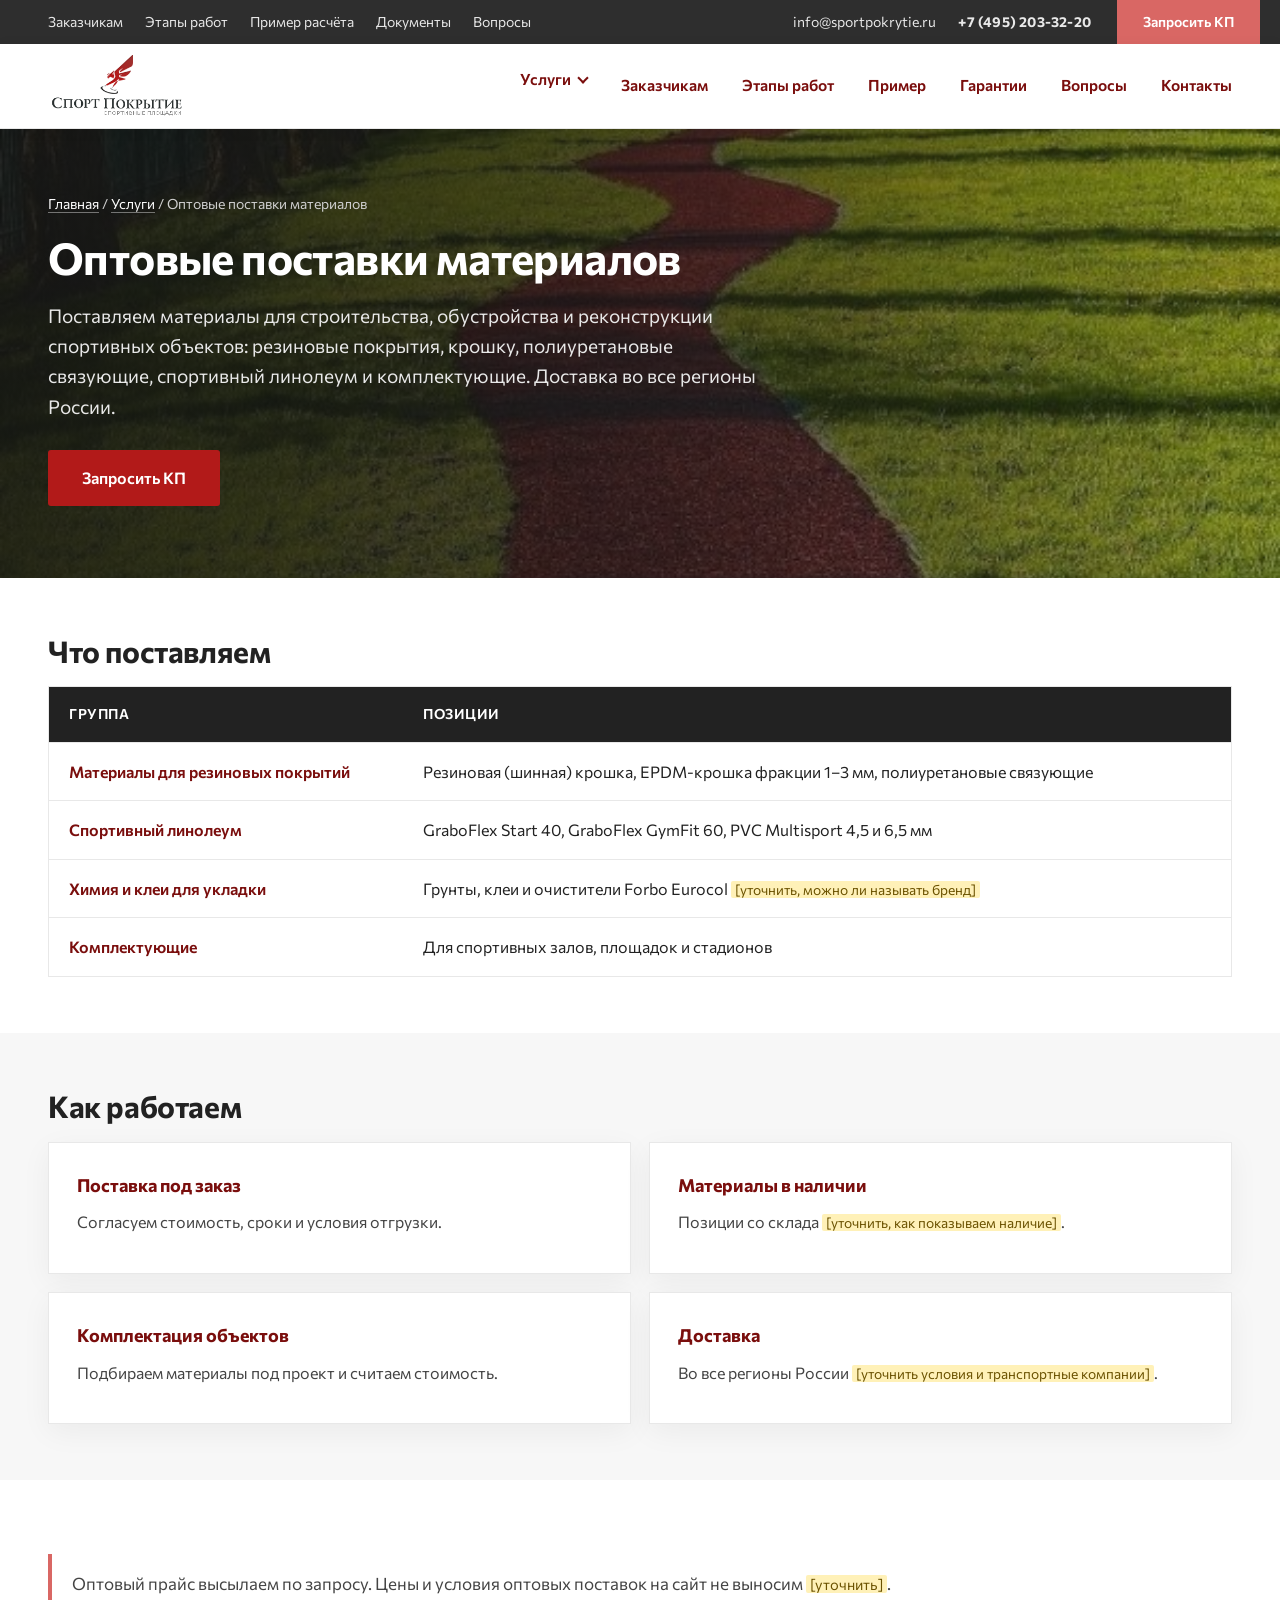
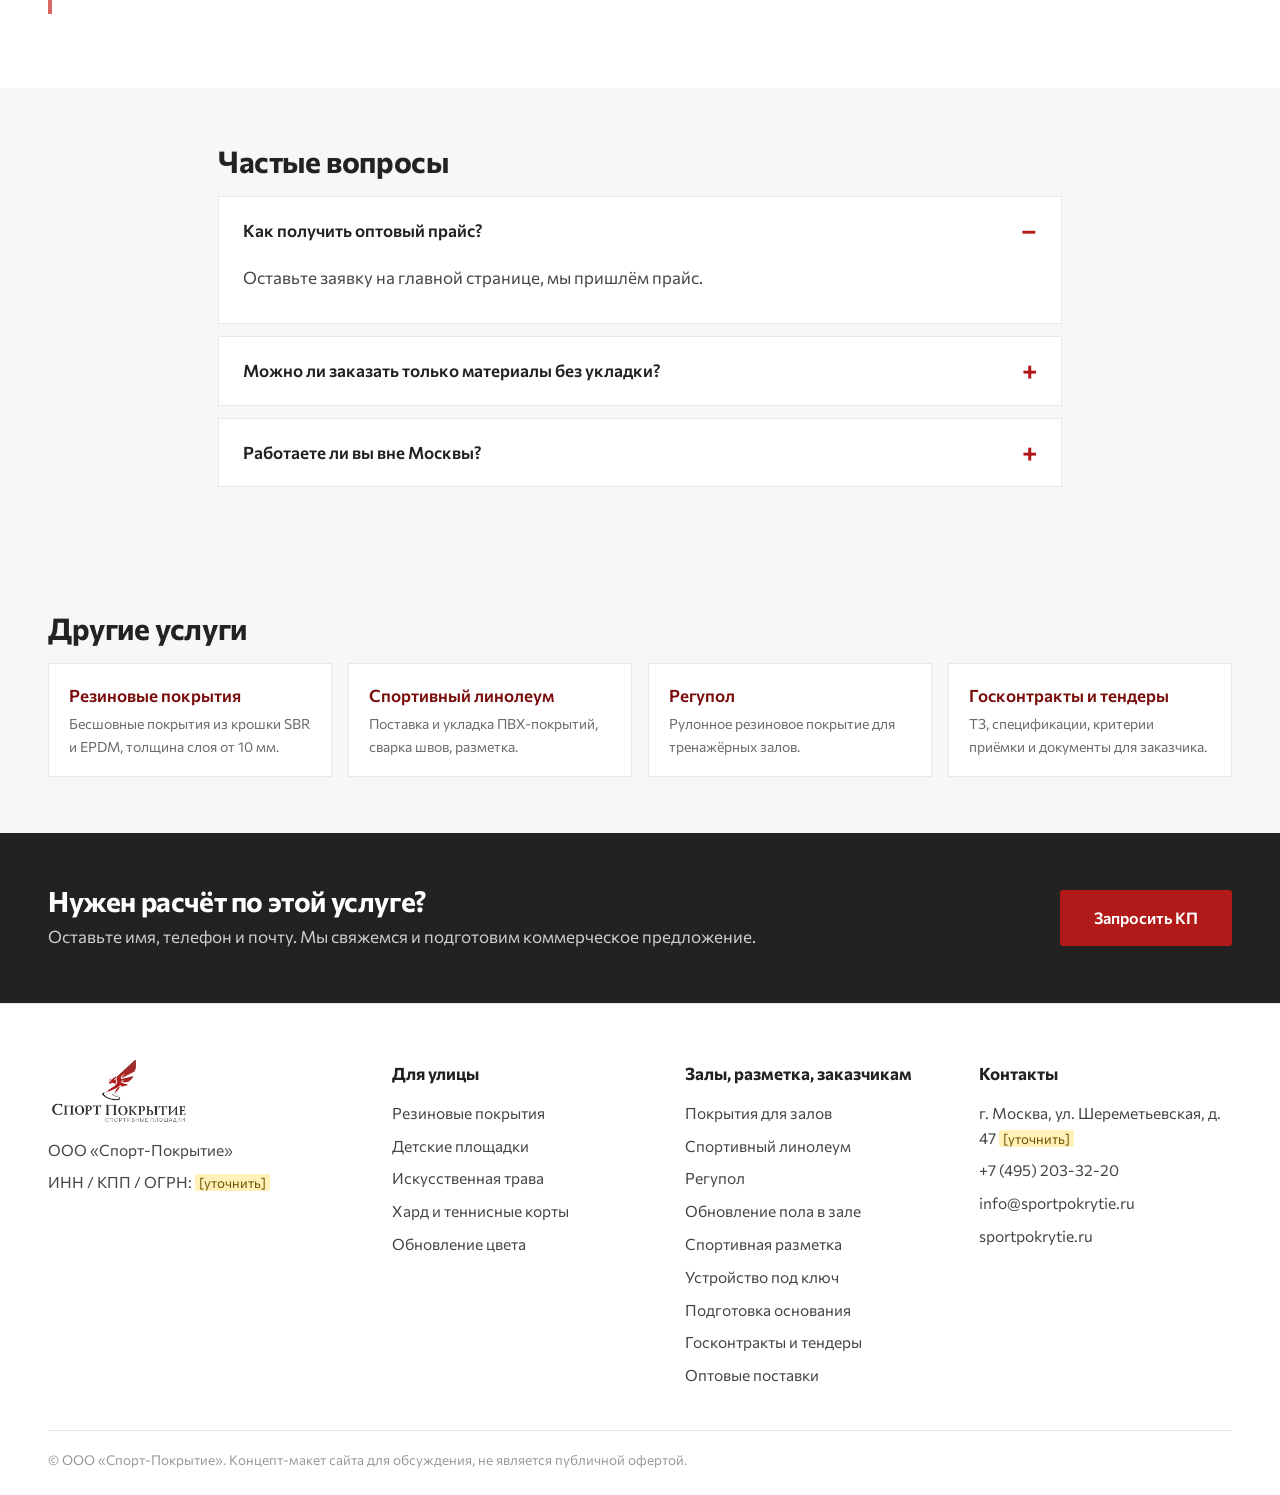
<file: services/optovye-postavki.html>
<!DOCTYPE html>
<html lang="ru">
<head>
<meta charset="utf-8">
<meta name="viewport" content="width=device-width,initial-scale=1">
<title>Оптовые поставки материалов — Спорт-Покрытие</title>
<meta name="description" content="Поставляем материалы для строительства, обустройства и реконструкции спортивных объектов: резиновые покрытия, крошку, полиуретановые связующие, спортивный ">
<meta name="robots" content="noindex">
<link rel="icon" href="../assets/img/favicon.png">
<link rel="preconnect" href="https://fonts.googleapis.com"><link rel="preconnect" href="https://fonts.gstatic.com" crossorigin>
<link href="https://fonts.googleapis.com/css2?family=Commissioner:wght@400;500;600;700&display=swap&subset=cyrillic" rel="stylesheet">
<link rel="stylesheet" href="../assets/style.css">
</head>
<body>
<!-- КОНЦЕПТ-МАКЕТ. Пометки [уточнить] — данные, которых нет в материалах. -->
<div class="topbar"><div class="wrap">
  <div class="links"><a href="../index.html#audience">Заказчикам</a><a href="../index.html#stages">Этапы работ</a><a href="../index.html#example">Пример расчёта</a><a href="../index.html#docs">Документы</a><a href="../index.html#faq">Вопросы</a></div>
  <div class="right"><span class="mail"><a href="mailto:info@sportpokrytie.ru">info@sportpokrytie.ru</a></span><b><a href="tel:+74952033220">+7 (495) 203-32-20</a></b></div>
  <a class="cta" href="../index.html#form">Запросить КП</a>
</div></div>
<header class="main"><div class="wrap">
  <a class="logo" href="../index.html"><img src="../assets/img/logo.png" alt="Спорт-Покрытие — спортивные площадки"></a>
  <button class="burger" aria-label="Меню" onclick="document.getElementById('menu').classList.toggle('open')"><span></span><span></span><span></span></button>
  <nav class="menu" id="menu">
    <div class="dd"><a href="../index.html#services" onclick="if(innerWidth<=900){event.preventDefault();this.parentNode.classList.toggle('open')}">Услуги</a><div class="dd-panel"><div><h5>Для улицы</h5><a href="rezinovye-pokrytiya.html">Резиновые покрытия</a><a href="detskie-ploshchadki.html">Детские площадки</a><a href="iskusstvennaya-trava.html">Искусственная трава</a><a href="hard-tennisnye-korty.html">Хард и теннисные корты</a><a href="obnovlenie-tsveta.html">Обновление цвета</a></div><div><h5>Закрытые помещения</h5><a href="zakrytye-pomeshcheniya.html">Покрытия для залов</a><a href="sportivnyj-linoleum.html">Спортивный линолеум</a><a href="regupol.html">Регупол</a><a href="obnovlenie-zala.html">Обновление пола в зале</a></div><div><h5>Разметка и работы</h5><a href="razmetka.html">Спортивная разметка</a><a href="ustroystvo-sportivnykh-pokrytiy.html">Устройство под ключ</a><a href="podgotovka-osnovaniya.html">Подготовка основания</a></div><div><h5>Для заказчиков</h5><a href="goskontrakty.html">Госконтракты и тендеры</a><a href="optovye-postavki.html">Оптовые поставки</a></div></div></div>
    <a href="../index.html#audience">Заказчикам</a><a href="../index.html#stages">Этапы работ</a><a href="../index.html#example">Пример</a><a href="../index.html#docs">Гарантии</a><a href="../index.html#faq">Вопросы</a><a href="#contacts">Контакты</a>
  </nav>
</div></header>
<main id="top">
<div class="phero" style="background-image:url(../assets/img/photos/rubber-path.jpg)"><div class="wrap">
  <div class="crumbs"><a href="../index.html">Главная</a> / <a href="../index.html#services">Услуги</a> / Оптовые поставки материалов</div>
  <h1>Оптовые поставки материалов</h1>
  <p>Поставляем материалы для строительства, обустройства и реконструкции спортивных объектов: резиновые покрытия, крошку, полиуретановые связующие, спортивный линолеум и комплектующие. Доставка во все регионы России.</p>
  <a class="btn" href="../index.html#form">Запросить КП</a>
</div></div>
<section class="psec"><div class="wrap"><h2>Что поставляем</h2><table><thead><tr><th>Группа</th><th>Позиции</th></tr></thead><tbody><tr><td>Материалы для резиновых покрытий</td><td>Резиновая (шинная) крошка, EPDM-крошка фракции 1–3 мм, полиуретановые связующие</td></tr><tr><td>Спортивный линолеум</td><td>GraboFlex Start 40, GraboFlex GymFit 60, PVC Multisport 4,5 и 6,5 мм</td></tr><tr><td>Химия и клеи для укладки</td><td>Грунты, клеи и очистители Forbo Eurocol <span class="mark">[уточнить, можно ли называть бренд]</span></td></tr><tr><td>Комплектующие</td><td>Для спортивных залов, площадок и стадионов</td></tr></tbody></table></div></section><section class="psec alt"><div class="wrap"><h2>Как работаем</h2><div class="fcards"><div class="card"><h3>Поставка под заказ</h3><p>Согласуем стоимость, сроки и условия отгрузки.</p></div><div class="card"><h3>Материалы в наличии</h3><p>Позиции со склада <span class="mark">[уточнить, как показываем наличие]</span>.</p></div><div class="card"><h3>Комплектация объектов</h3><p>Подбираем материалы под проект и считаем стоимость.</p></div><div class="card"><h3>Доставка</h3><p>Во все регионы России <span class="mark">[уточнить условия и транспортные компании]</span>.</p></div></div></div></section><section class="psec"><div class="wrap"><div class="pnote">Оптовый прайс высылаем по запросу. Цены и условия оптовых поставок на сайт не выносим <span class="mark">[уточнить]</span>.</div></div></section><section class="psec alt"><div class="wrap" style="max-width:900px"><h2>Частые вопросы</h2><details open><summary>Как получить оптовый прайс?</summary><p>Оставьте заявку на главной странице, мы пришлём прайс.</p></details><details><summary>Можно ли заказать только материалы без укладки?</summary><p>Да, такая поставка есть в перечне направлений <span class="mark">[уточнить, подтвердить с Эльвирой]</span>.</p></details><details><summary>Работаете ли вы вне Москвы?</summary><p>Доставка во все регионы России указана на действующем сайте. Выезд бригад в регионы <span class="mark">[уточнить]</span>.</p></details></div></section><section class="psec alt"><div class="wrap"><h2>Другие услуги</h2><div class="related"><a href="rezinovye-pokrytiya.html">Резиновые покрытия<small>Бесшовные покрытия из крошки SBR и EPDM, толщина слоя от 10 мм.</small></a><a href="sportivnyj-linoleum.html">Спортивный линолеум<small>Поставка и укладка ПВХ-покрытий, сварка швов, разметка.</small></a><a href="regupol.html">Регупол<small>Рулонное резиновое покрытие для тренажёрных залов.</small></a><a href="goskontrakty.html">Госконтракты и тендеры<small>ТЗ, спецификации, критерии приёмки и документы для заказчика.</small></a></div></div></section><div class="ctab"><div class="wrap"><div><h2>Нужен расчёт по этой услуге?</h2><p>Оставьте имя, телефон и почту. Мы свяжемся и подготовим коммерческое предложение.</p></div><a class="btn" href="../index.html#form">Запросить КП</a></div></div>
</main>
<footer id="contacts"><div class="wrap">
  <div class="cols">
    <div><a class="logo" href="../index.html"><img src="../assets/img/logo.png" alt="Спорт-Покрытие"></a><p>ООО «Спорт-Покрытие»</p><p>ИНН / КПП / ОГРН: <span class="mark">[уточнить]</span></p></div>
    <div><h4>Для улицы</h4><a href="rezinovye-pokrytiya.html">Резиновые покрытия</a><a href="detskie-ploshchadki.html">Детские площадки</a><a href="iskusstvennaya-trava.html">Искусственная трава</a><a href="hard-tennisnye-korty.html">Хард и теннисные корты</a><a href="obnovlenie-tsveta.html">Обновление цвета</a></div>
    <div><h4>Залы, разметка, заказчикам</h4><a href="zakrytye-pomeshcheniya.html">Покрытия для залов</a><a href="sportivnyj-linoleum.html">Спортивный линолеум</a><a href="regupol.html">Регупол</a><a href="obnovlenie-zala.html">Обновление пола в зале</a><a href="razmetka.html">Спортивная разметка</a><a href="ustroystvo-sportivnykh-pokrytiy.html">Устройство под ключ</a><a href="podgotovka-osnovaniya.html">Подготовка основания</a><a href="goskontrakty.html">Госконтракты и тендеры</a><a href="optovye-postavki.html">Оптовые поставки</a></div>
    <div><h4>Контакты</h4><p>г. Москва, ул. Шереметьевская, д. 47 <span class="mark">[уточнить]</span></p><a href="tel:+74952033220">+7 (495) 203-32-20</a><a href="mailto:info@sportpokrytie.ru">info@sportpokrytie.ru</a><a href="https://sportpokrytie.ru/">sportpokrytie.ru</a></div>
  </div>
  <div class="copy">© ООО «Спорт-Покрытие». Концепт-макет сайта для обсуждения, не является публичной офертой.</div>
</div></footer>
</body></html>
</file>
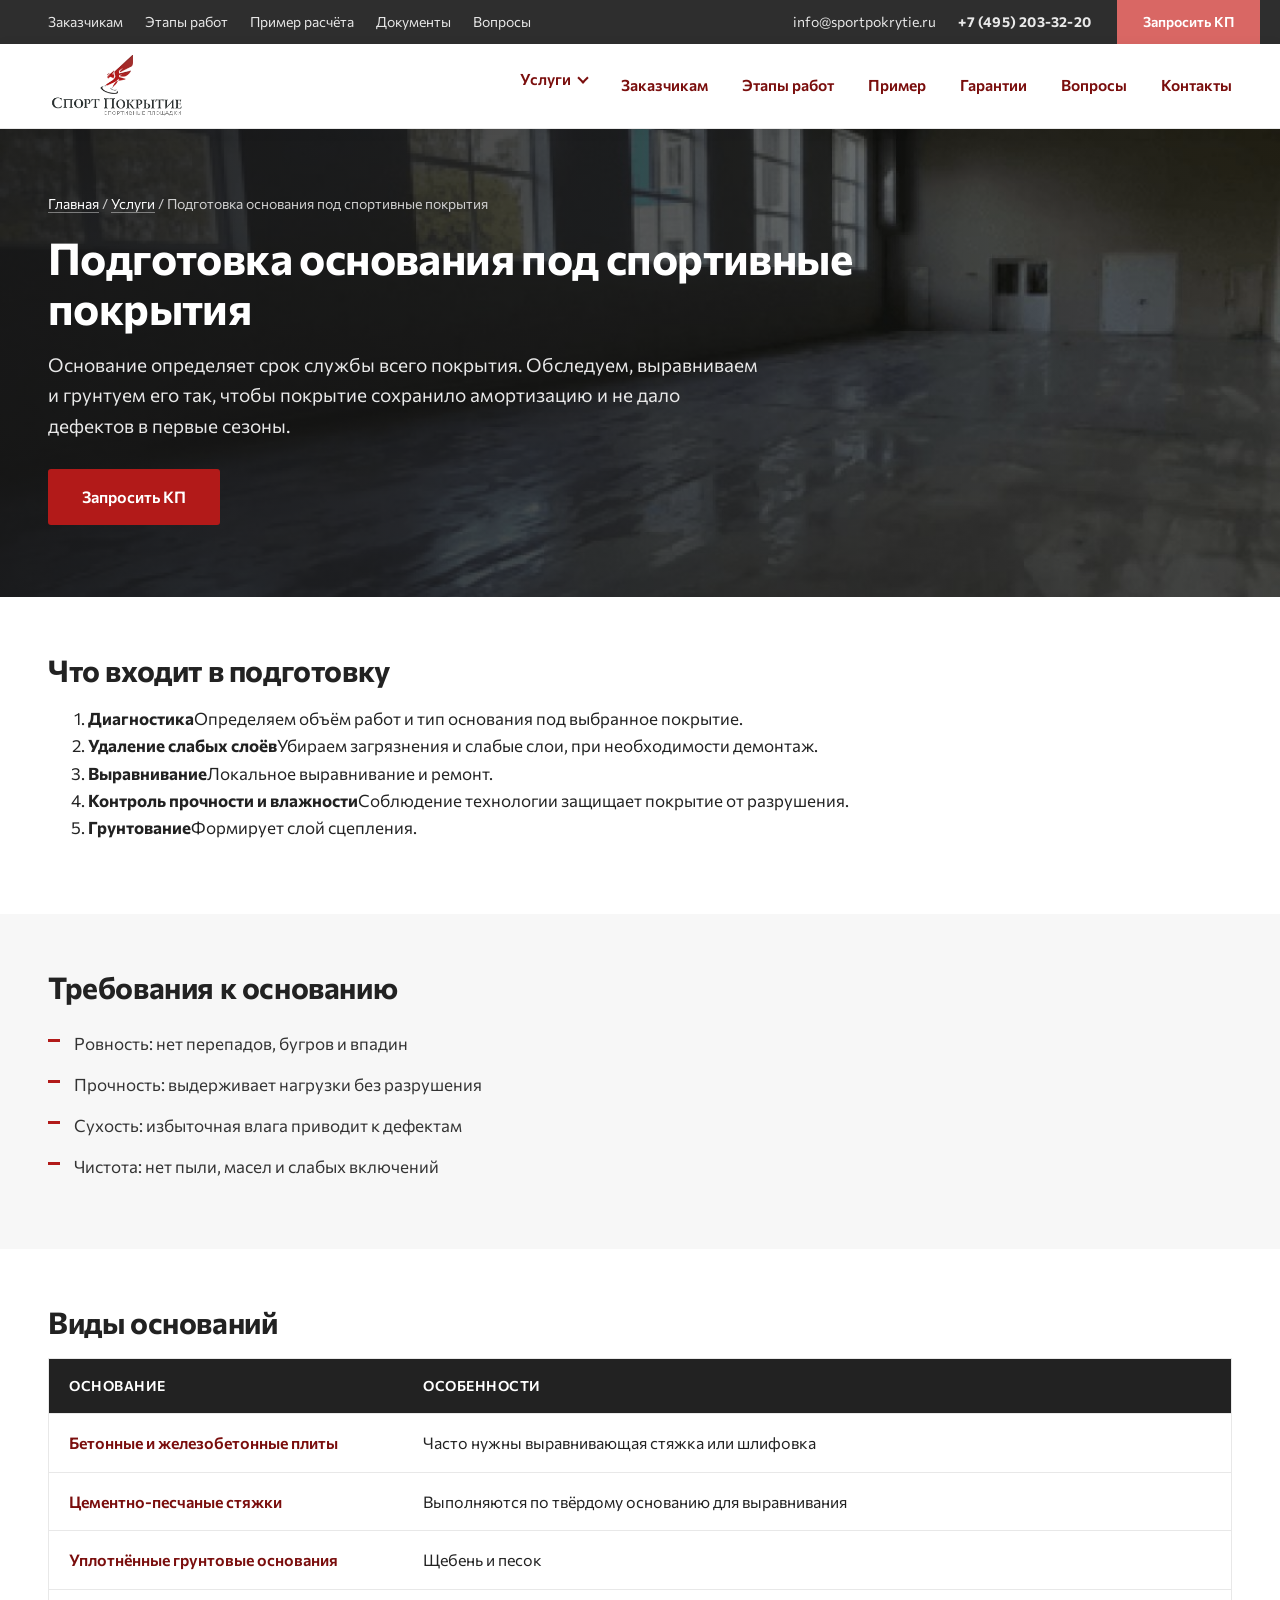
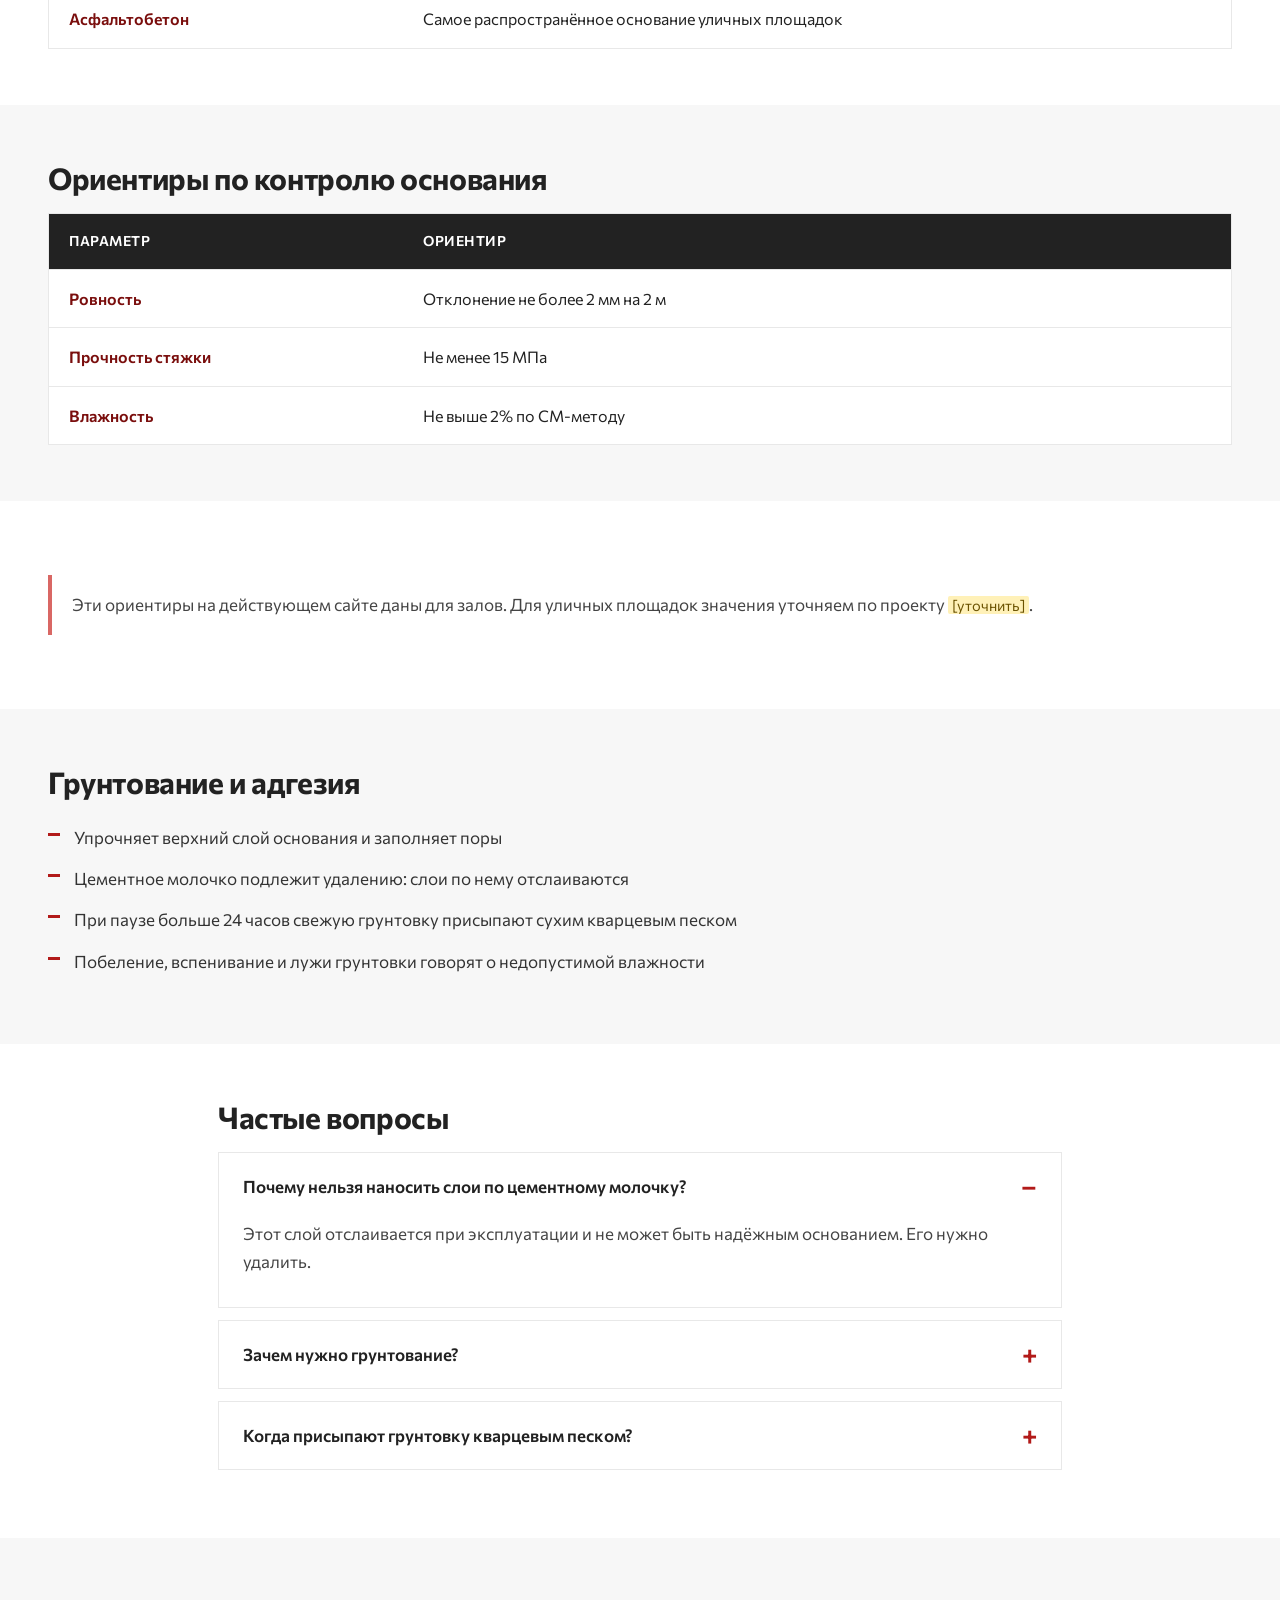
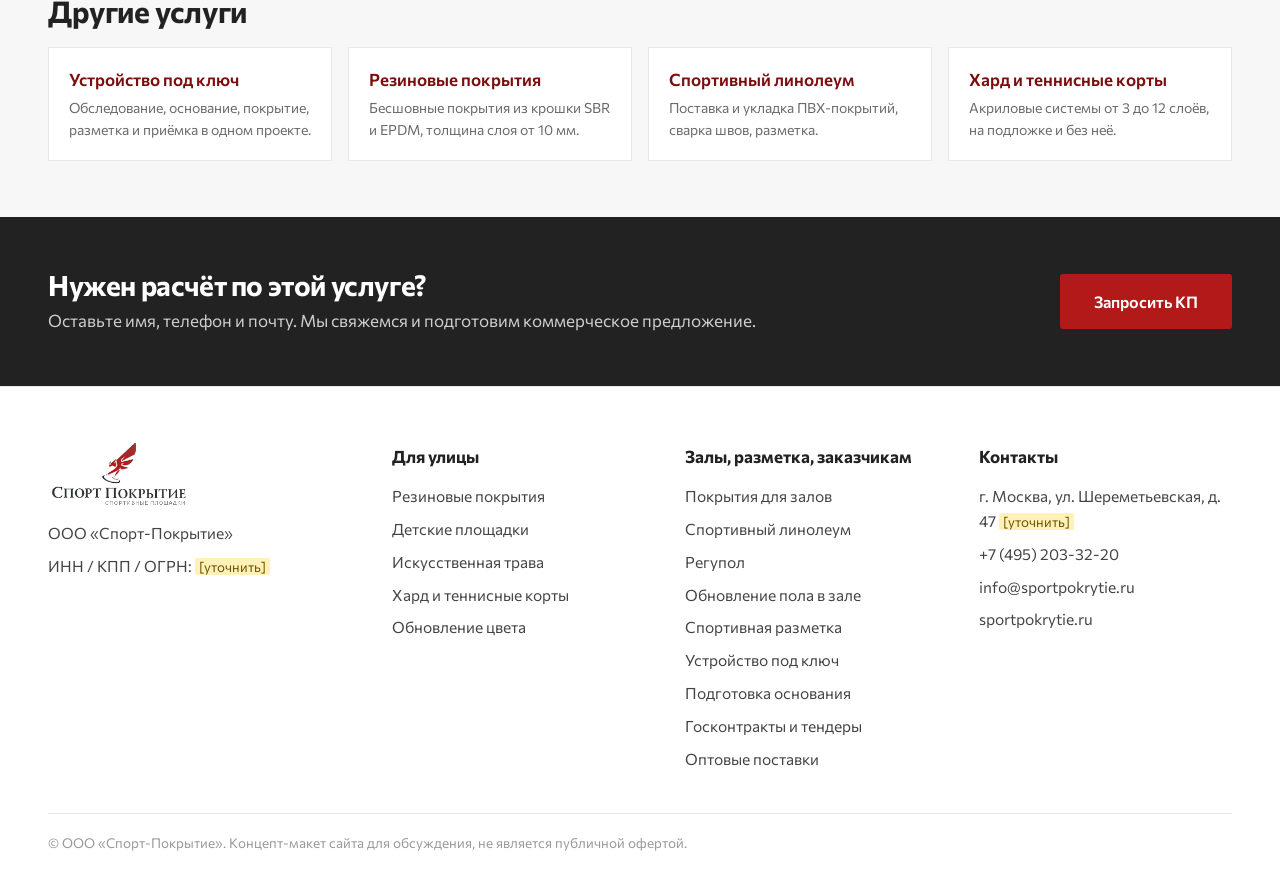
<file: services/podgotovka-osnovaniya.html>
<!DOCTYPE html>
<html lang="ru">
<head>
<meta charset="utf-8">
<meta name="viewport" content="width=device-width,initial-scale=1">
<title>Подготовка основания под спортивные покрытия — Спорт-Покрытие</title>
<meta name="description" content="Основание определяет срок службы всего покрытия. Обследуем, выравниваем и грунтуем его так, чтобы покрытие сохранило амортизацию и не дало дефектов в первы">
<meta name="robots" content="noindex">
<link rel="icon" href="../assets/img/favicon.png">
<link rel="preconnect" href="https://fonts.googleapis.com"><link rel="preconnect" href="https://fonts.gstatic.com" crossorigin>
<link href="https://fonts.googleapis.com/css2?family=Commissioner:wght@400;500;600;700&display=swap&subset=cyrillic" rel="stylesheet">
<link rel="stylesheet" href="../assets/style.css">
</head>
<body>
<!-- КОНЦЕПТ-МАКЕТ. Пометки [уточнить] — данные, которых нет в материалах. -->
<div class="topbar"><div class="wrap">
  <div class="links"><a href="../index.html#audience">Заказчикам</a><a href="../index.html#stages">Этапы работ</a><a href="../index.html#example">Пример расчёта</a><a href="../index.html#docs">Документы</a><a href="../index.html#faq">Вопросы</a></div>
  <div class="right"><span class="mail"><a href="mailto:info@sportpokrytie.ru">info@sportpokrytie.ru</a></span><b><a href="tel:+74952033220">+7 (495) 203-32-20</a></b></div>
  <a class="cta" href="../index.html#form">Запросить КП</a>
</div></div>
<header class="main"><div class="wrap">
  <a class="logo" href="../index.html"><img src="../assets/img/logo.png" alt="Спорт-Покрытие — спортивные площадки"></a>
  <button class="burger" aria-label="Меню" onclick="document.getElementById('menu').classList.toggle('open')"><span></span><span></span><span></span></button>
  <nav class="menu" id="menu">
    <div class="dd"><a href="../index.html#services" onclick="if(innerWidth<=900){event.preventDefault();this.parentNode.classList.toggle('open')}">Услуги</a><div class="dd-panel"><div><h5>Для улицы</h5><a href="rezinovye-pokrytiya.html">Резиновые покрытия</a><a href="detskie-ploshchadki.html">Детские площадки</a><a href="iskusstvennaya-trava.html">Искусственная трава</a><a href="hard-tennisnye-korty.html">Хард и теннисные корты</a><a href="obnovlenie-tsveta.html">Обновление цвета</a></div><div><h5>Закрытые помещения</h5><a href="zakrytye-pomeshcheniya.html">Покрытия для залов</a><a href="sportivnyj-linoleum.html">Спортивный линолеум</a><a href="regupol.html">Регупол</a><a href="obnovlenie-zala.html">Обновление пола в зале</a></div><div><h5>Разметка и работы</h5><a href="razmetka.html">Спортивная разметка</a><a href="ustroystvo-sportivnykh-pokrytiy.html">Устройство под ключ</a><a href="podgotovka-osnovaniya.html">Подготовка основания</a></div><div><h5>Для заказчиков</h5><a href="goskontrakty.html">Госконтракты и тендеры</a><a href="optovye-postavki.html">Оптовые поставки</a></div></div></div>
    <a href="../index.html#audience">Заказчикам</a><a href="../index.html#stages">Этапы работ</a><a href="../index.html#example">Пример</a><a href="../index.html#docs">Гарантии</a><a href="../index.html#faq">Вопросы</a><a href="#contacts">Контакты</a>
  </nav>
</div></header>
<main id="top">
<div class="phero" style="background-image:url(../assets/img/photos/base.jpg)"><div class="wrap">
  <div class="crumbs"><a href="../index.html">Главная</a> / <a href="../index.html#services">Услуги</a> / Подготовка основания под спортивные покрытия</div>
  <h1>Подготовка основания под спортивные покрытия</h1>
  <p>Основание определяет срок службы всего покрытия. Обследуем, выравниваем и грунтуем его так, чтобы покрытие сохранило амортизацию и не дало дефектов в первые сезоны.</p>
  <a class="btn" href="../index.html#form">Запросить КП</a>
</div></div>
<section class="psec"><div class="wrap"><h2>Что входит в подготовку</h2><ol class="steps"><li><b>Диагностика</b><span>Определяем объём работ и тип основания под выбранное покрытие.</span></li><li><b>Удаление слабых слоёв</b><span>Убираем загрязнения и слабые слои, при необходимости демонтаж.</span></li><li><b>Выравнивание</b><span>Локальное выравнивание и ремонт.</span></li><li><b>Контроль прочности и влажности</b><span>Соблюдение технологии защищает покрытие от разрушения.</span></li><li><b>Грунтование</b><span>Формирует слой сцепления.</span></li></ol></div></section><section class="psec alt"><div class="wrap"><h2>Требования к основанию</h2><ul class="lst"><li>Ровность: нет перепадов, бугров и впадин</li><li>Прочность: выдерживает нагрузки без разрушения</li><li>Сухость: избыточная влага приводит к дефектам</li><li>Чистота: нет пыли, масел и слабых включений</li></ul></div></section><section class="psec"><div class="wrap"><h2>Виды оснований</h2><table><thead><tr><th>Основание</th><th>Особенности</th></tr></thead><tbody><tr><td>Бетонные и железобетонные плиты</td><td>Часто нужны выравнивающая стяжка или шлифовка</td></tr><tr><td>Цементно-песчаные стяжки</td><td>Выполняются по твёрдому основанию для выравнивания</td></tr><tr><td>Уплотнённые грунтовые основания</td><td>Щебень и песок</td></tr><tr><td>Асфальтобетон</td><td>Самое распространённое основание уличных площадок</td></tr></tbody></table></div></section><section class="psec alt"><div class="wrap"><h2>Ориентиры по контролю основания</h2><table><thead><tr><th>Параметр</th><th>Ориентир</th></tr></thead><tbody><tr><td>Ровность</td><td>Отклонение не более 2 мм на 2 м</td></tr><tr><td>Прочность стяжки</td><td>Не менее 15 МПа</td></tr><tr><td>Влажность</td><td>Не выше 2% по CM-методу</td></tr></tbody></table></div></section><section class="psec"><div class="wrap"><div class="pnote">Эти ориентиры на действующем сайте даны для залов. Для уличных площадок значения уточняем по проекту <span class="mark">[уточнить]</span>.</div></div></section><section class="psec alt"><div class="wrap"><h2>Грунтование и адгезия</h2><ul class="lst"><li>Упрочняет верхний слой основания и заполняет поры</li><li>Цементное молочко подлежит удалению: слои по нему отслаиваются</li><li>При паузе больше 24 часов свежую грунтовку присыпают сухим кварцевым песком</li><li>Побеление, вспенивание и лужи грунтовки говорят о недопустимой влажности</li></ul></div></section><section class="psec"><div class="wrap" style="max-width:900px"><h2>Частые вопросы</h2><details open><summary>Почему нельзя наносить слои по цементному молочку?</summary><p>Этот слой отслаивается при эксплуатации и не может быть надёжным основанием. Его нужно удалить.</p></details><details><summary>Зачем нужно грунтование?</summary><p>Оно упрочняет поверхность основания и заполняет поры, от этого зависит качество финишного слоя.</p></details><details><summary>Когда присыпают грунтовку кварцевым песком?</summary><p>При паузе более 24 часов между грунтовкой и покрытием, чтобы повысить шероховатость и сцепление.</p></details></div></section><section class="psec alt"><div class="wrap"><h2>Другие услуги</h2><div class="related"><a href="ustroystvo-sportivnykh-pokrytiy.html">Устройство под ключ<small>Обследование, основание, покрытие, разметка и приёмка в одном проекте.</small></a><a href="rezinovye-pokrytiya.html">Резиновые покрытия<small>Бесшовные покрытия из крошки SBR и EPDM, толщина слоя от 10 мм.</small></a><a href="sportivnyj-linoleum.html">Спортивный линолеум<small>Поставка и укладка ПВХ-покрытий, сварка швов, разметка.</small></a><a href="hard-tennisnye-korty.html">Хард и теннисные корты<small>Акриловые системы от 3 до 12 слоёв, на подложке и без неё.</small></a></div></div></section><div class="ctab"><div class="wrap"><div><h2>Нужен расчёт по этой услуге?</h2><p>Оставьте имя, телефон и почту. Мы свяжемся и подготовим коммерческое предложение.</p></div><a class="btn" href="../index.html#form">Запросить КП</a></div></div>
</main>
<footer id="contacts"><div class="wrap">
  <div class="cols">
    <div><a class="logo" href="../index.html"><img src="../assets/img/logo.png" alt="Спорт-Покрытие"></a><p>ООО «Спорт-Покрытие»</p><p>ИНН / КПП / ОГРН: <span class="mark">[уточнить]</span></p></div>
    <div><h4>Для улицы</h4><a href="rezinovye-pokrytiya.html">Резиновые покрытия</a><a href="detskie-ploshchadki.html">Детские площадки</a><a href="iskusstvennaya-trava.html">Искусственная трава</a><a href="hard-tennisnye-korty.html">Хард и теннисные корты</a><a href="obnovlenie-tsveta.html">Обновление цвета</a></div>
    <div><h4>Залы, разметка, заказчикам</h4><a href="zakrytye-pomeshcheniya.html">Покрытия для залов</a><a href="sportivnyj-linoleum.html">Спортивный линолеум</a><a href="regupol.html">Регупол</a><a href="obnovlenie-zala.html">Обновление пола в зале</a><a href="razmetka.html">Спортивная разметка</a><a href="ustroystvo-sportivnykh-pokrytiy.html">Устройство под ключ</a><a href="podgotovka-osnovaniya.html">Подготовка основания</a><a href="goskontrakty.html">Госконтракты и тендеры</a><a href="optovye-postavki.html">Оптовые поставки</a></div>
    <div><h4>Контакты</h4><p>г. Москва, ул. Шереметьевская, д. 47 <span class="mark">[уточнить]</span></p><a href="tel:+74952033220">+7 (495) 203-32-20</a><a href="mailto:info@sportpokrytie.ru">info@sportpokrytie.ru</a><a href="https://sportpokrytie.ru/">sportpokrytie.ru</a></div>
  </div>
  <div class="copy">© ООО «Спорт-Покрытие». Концепт-макет сайта для обсуждения, не является публичной офертой.</div>
</div></footer>
</body></html>
</file>
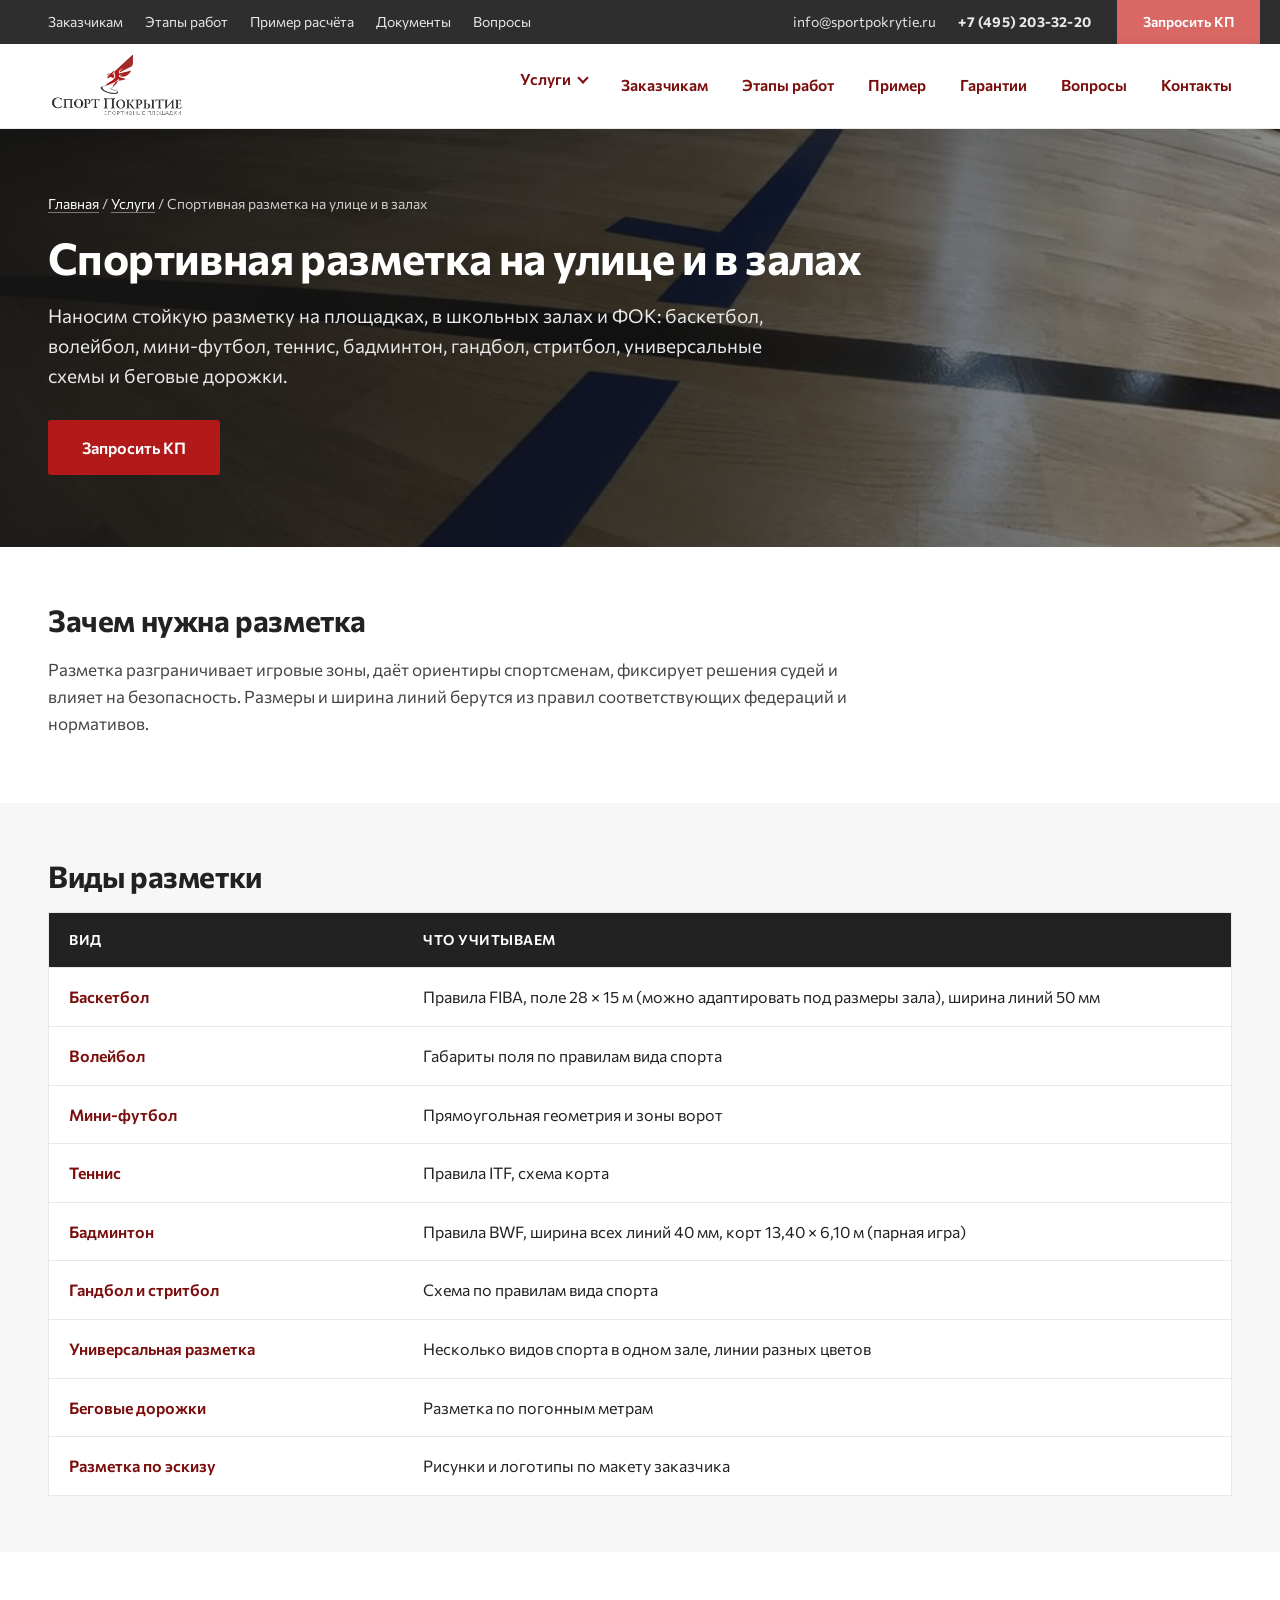
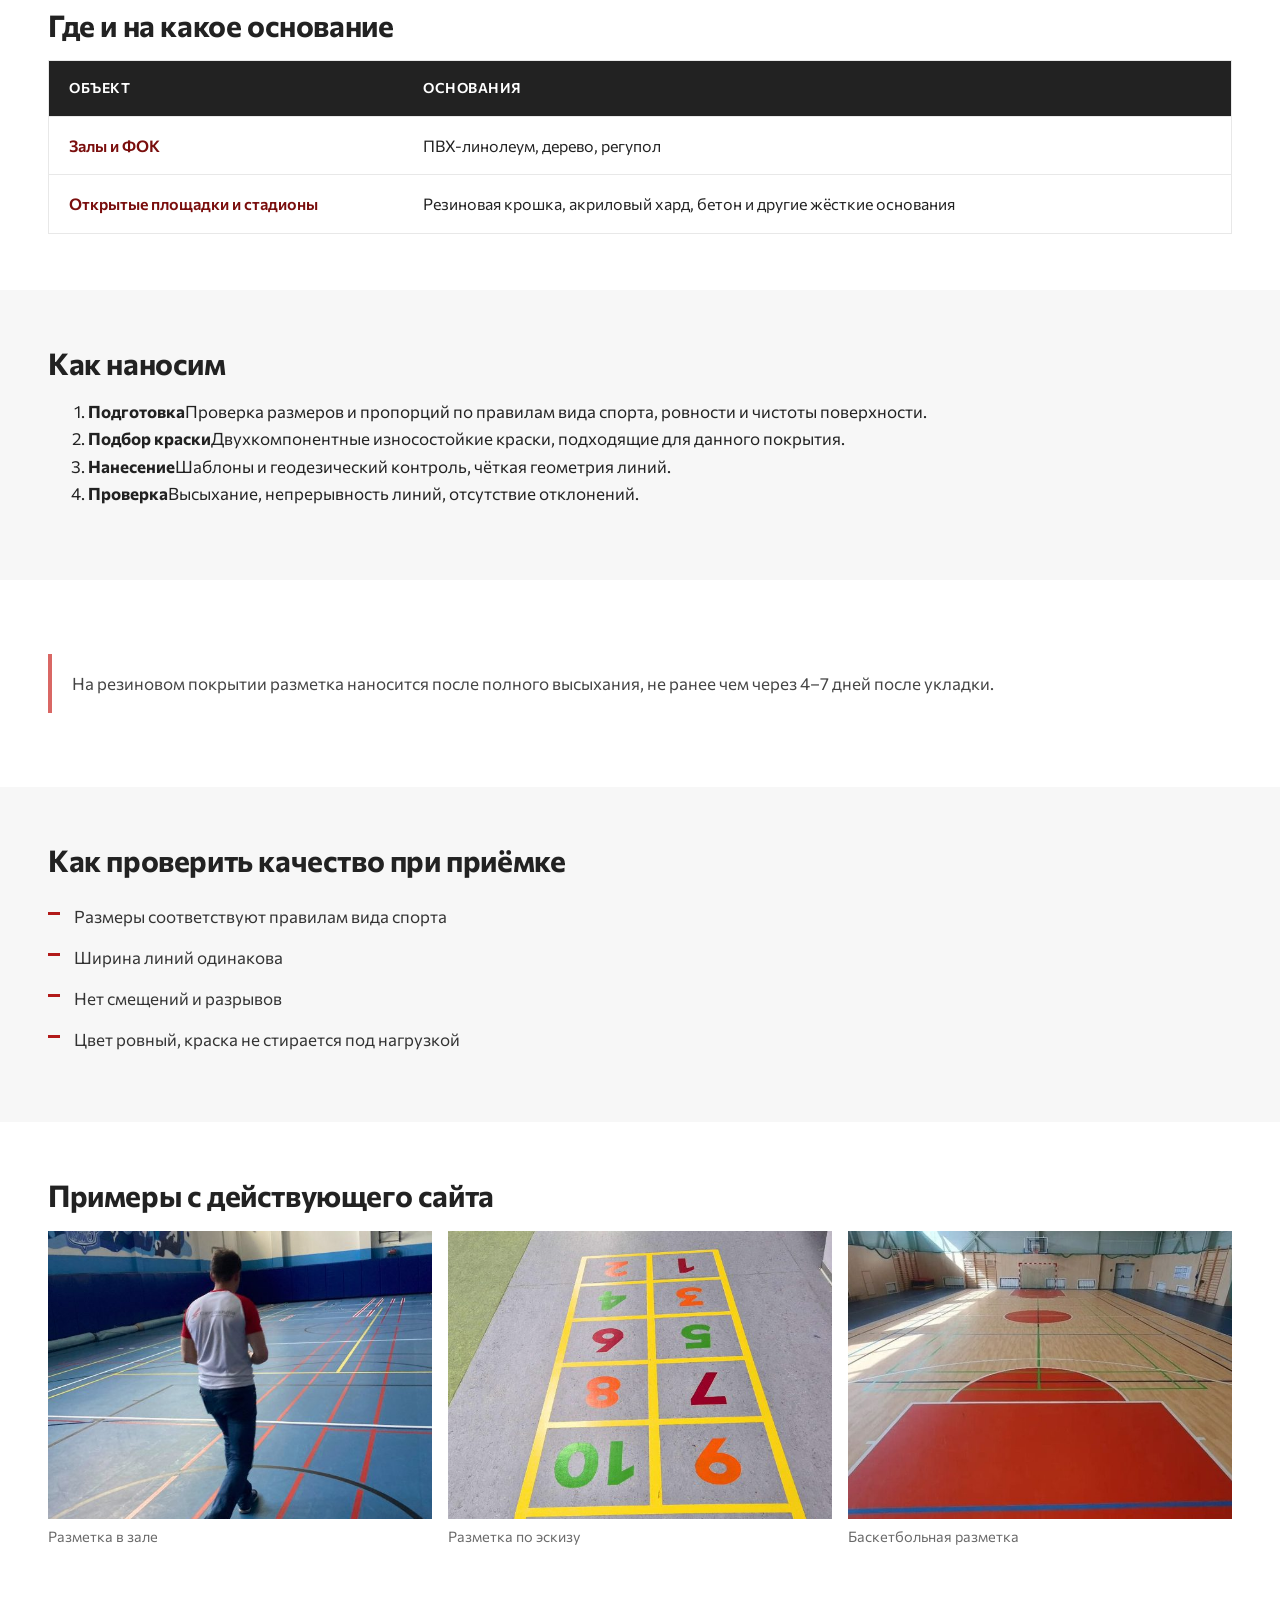
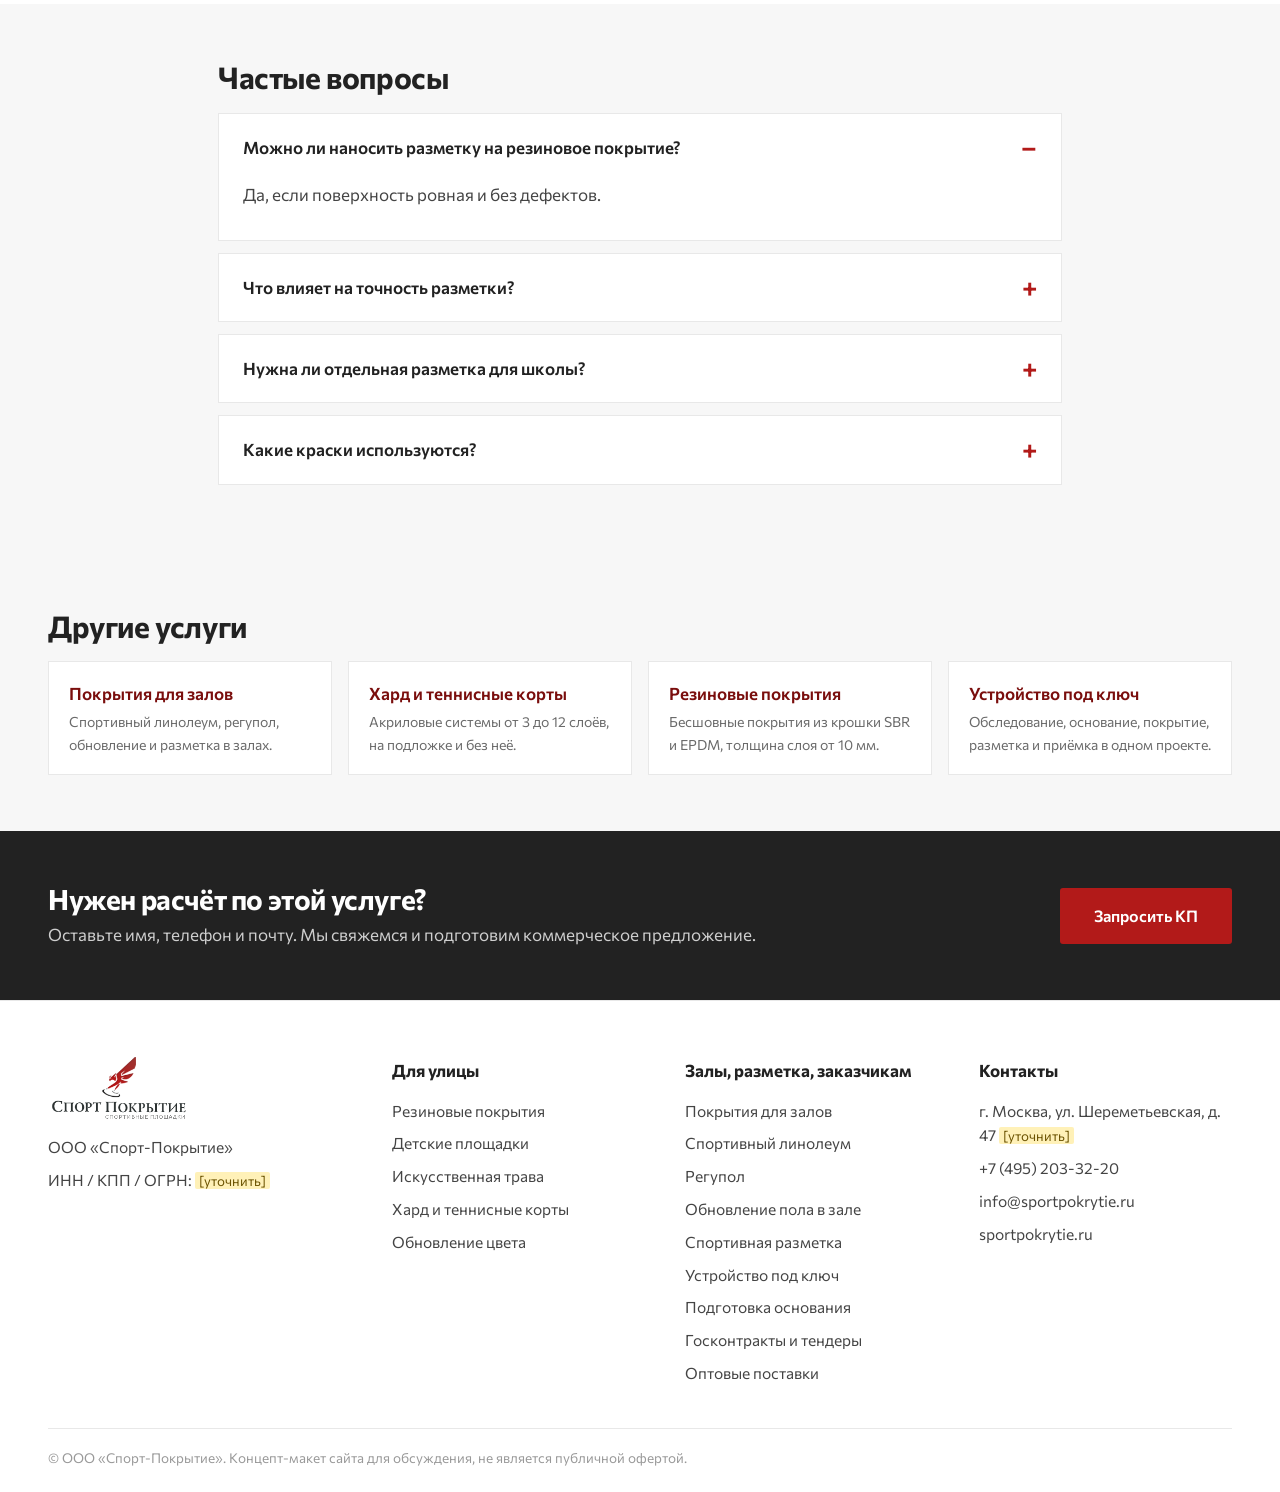
<file: services/razmetka.html>
<!DOCTYPE html>
<html lang="ru">
<head>
<meta charset="utf-8">
<meta name="viewport" content="width=device-width,initial-scale=1">
<title>Спортивная разметка на улице и в залах — Спорт-Покрытие</title>
<meta name="description" content="Наносим стойкую разметку на площадках, в школьных залах и ФОК: баскетбол, волейбол, мини-футбол, теннис, бадминтон, гандбол, стритбол, универсальные схемы ">
<meta name="robots" content="noindex">
<link rel="icon" href="../assets/img/favicon.png">
<link rel="preconnect" href="https://fonts.googleapis.com"><link rel="preconnect" href="https://fonts.gstatic.com" crossorigin>
<link href="https://fonts.googleapis.com/css2?family=Commissioner:wght@400;500;600;700&display=swap&subset=cyrillic" rel="stylesheet">
<link rel="stylesheet" href="../assets/style.css">
</head>
<body>
<!-- КОНЦЕПТ-МАКЕТ. Пометки [уточнить] — данные, которых нет в материалах. -->
<div class="topbar"><div class="wrap">
  <div class="links"><a href="../index.html#audience">Заказчикам</a><a href="../index.html#stages">Этапы работ</a><a href="../index.html#example">Пример расчёта</a><a href="../index.html#docs">Документы</a><a href="../index.html#faq">Вопросы</a></div>
  <div class="right"><span class="mail"><a href="mailto:info@sportpokrytie.ru">info@sportpokrytie.ru</a></span><b><a href="tel:+74952033220">+7 (495) 203-32-20</a></b></div>
  <a class="cta" href="../index.html#form">Запросить КП</a>
</div></div>
<header class="main"><div class="wrap">
  <a class="logo" href="../index.html"><img src="../assets/img/logo.png" alt="Спорт-Покрытие — спортивные площадки"></a>
  <button class="burger" aria-label="Меню" onclick="document.getElementById('menu').classList.toggle('open')"><span></span><span></span><span></span></button>
  <nav class="menu" id="menu">
    <div class="dd"><a href="../index.html#services" onclick="if(innerWidth<=900){event.preventDefault();this.parentNode.classList.toggle('open')}">Услуги</a><div class="dd-panel"><div><h5>Для улицы</h5><a href="rezinovye-pokrytiya.html">Резиновые покрытия</a><a href="detskie-ploshchadki.html">Детские площадки</a><a href="iskusstvennaya-trava.html">Искусственная трава</a><a href="hard-tennisnye-korty.html">Хард и теннисные корты</a><a href="obnovlenie-tsveta.html">Обновление цвета</a></div><div><h5>Закрытые помещения</h5><a href="zakrytye-pomeshcheniya.html">Покрытия для залов</a><a href="sportivnyj-linoleum.html">Спортивный линолеум</a><a href="regupol.html">Регупол</a><a href="obnovlenie-zala.html">Обновление пола в зале</a></div><div><h5>Разметка и работы</h5><a href="razmetka.html">Спортивная разметка</a><a href="ustroystvo-sportivnykh-pokrytiy.html">Устройство под ключ</a><a href="podgotovka-osnovaniya.html">Подготовка основания</a></div><div><h5>Для заказчиков</h5><a href="goskontrakty.html">Госконтракты и тендеры</a><a href="optovye-postavki.html">Оптовые поставки</a></div></div></div>
    <a href="../index.html#audience">Заказчикам</a><a href="../index.html#stages">Этапы работ</a><a href="../index.html#example">Пример</a><a href="../index.html#docs">Гарантии</a><a href="../index.html#faq">Вопросы</a><a href="#contacts">Контакты</a>
  </nav>
</div></header>
<main id="top">
<div class="phero" style="background-image:url(../assets/img/photos/hall-lines.jpg)"><div class="wrap">
  <div class="crumbs"><a href="../index.html">Главная</a> / <a href="../index.html#services">Услуги</a> / Спортивная разметка на улице и в залах</div>
  <h1>Спортивная разметка на улице и в залах</h1>
  <p>Наносим стойкую разметку на площадках, в школьных залах и ФОК: баскетбол, волейбол, мини-футбол, теннис, бадминтон, гандбол, стритбол, универсальные схемы и беговые дорожки.</p>
  <a class="btn" href="../index.html#form">Запросить КП</a>
</div></div>
<section class="psec"><div class="wrap"><h2>Зачем нужна разметка</h2><p>Разметка разграничивает игровые зоны, даёт ориентиры спортсменам, фиксирует решения судей и влияет на безопасность. Размеры и ширина линий берутся из правил соответствующих федераций и нормативов.</p></div></section><section class="psec alt"><div class="wrap"><h2>Виды разметки</h2><table><thead><tr><th>Вид</th><th>Что учитываем</th></tr></thead><tbody><tr><td>Баскетбол</td><td>Правила FIBA, поле 28 × 15 м (можно адаптировать под размеры зала), ширина линий 50 мм</td></tr><tr><td>Волейбол</td><td>Габариты поля по правилам вида спорта</td></tr><tr><td>Мини-футбол</td><td>Прямоугольная геометрия и зоны ворот</td></tr><tr><td>Теннис</td><td>Правила ITF, схема корта</td></tr><tr><td>Бадминтон</td><td>Правила BWF, ширина всех линий 40 мм, корт 13,40 × 6,10 м (парная игра)</td></tr><tr><td>Гандбол и стритбол</td><td>Схема по правилам вида спорта</td></tr><tr><td>Универсальная разметка</td><td>Несколько видов спорта в одном зале, линии разных цветов</td></tr><tr><td>Беговые дорожки</td><td>Разметка по погонным метрам</td></tr><tr><td>Разметка по эскизу</td><td>Рисунки и логотипы по макету заказчика</td></tr></tbody></table></div></section><section class="psec"><div class="wrap"><h2>Где и на какое основание</h2><table><thead><tr><th>Объект</th><th>Основания</th></tr></thead><tbody><tr><td>Залы и ФОК</td><td>ПВХ-линолеум, дерево, регупол</td></tr><tr><td>Открытые площадки и стадионы</td><td>Резиновая крошка, акриловый хард, бетон и другие жёсткие основания</td></tr></tbody></table></div></section><section class="psec alt"><div class="wrap"><h2>Как наносим</h2><ol class="steps"><li><b>Подготовка</b><span>Проверка размеров и пропорций по правилам вида спорта, ровности и чистоты поверхности.</span></li><li><b>Подбор краски</b><span>Двухкомпонентные износостойкие краски, подходящие для данного покрытия.</span></li><li><b>Нанесение</b><span>Шаблоны и геодезический контроль, чёткая геометрия линий.</span></li><li><b>Проверка</b><span>Высыхание, непрерывность линий, отсутствие отклонений.</span></li></ol></div></section><section class="psec"><div class="wrap"><div class="pnote">На резиновом покрытии разметка наносится после полного высыхания, не ранее чем через 4–7 дней после укладки.</div></div></section><section class="psec alt"><div class="wrap"><h2>Как проверить качество при приёмке</h2><ul class="lst"><li>Размеры соответствуют правилам вида спорта</li><li>Ширина линий одинакова</li><li>Нет смещений и разрывов</li><li>Цвет ровный, краска не стирается под нагрузкой</li></ul></div></section><section class="psec"><div class="wrap"><h2>Примеры с действующего сайта</h2><div class="gal3"><figure><img src="../assets/img/photos/hall-markings.jpg" alt="Разметка в зале" loading="lazy"><figcaption>Разметка в зале</figcaption></figure><figure><img src="../assets/img/photos/marking-hopscotch.jpg" alt="Разметка по эскизу" loading="lazy"><figcaption>Разметка по эскизу</figcaption></figure><figure><img src="../assets/img/photos/hall-basket.jpg" alt="Баскетбольная разметка" loading="lazy"><figcaption>Баскетбольная разметка</figcaption></figure></div></div></section><section class="psec alt"><div class="wrap" style="max-width:900px"><h2>Частые вопросы</h2><details open><summary>Можно ли наносить разметку на резиновое покрытие?</summary><p>Да, если поверхность ровная и без дефектов.</p></details><details><summary>Что влияет на точность разметки?</summary><p>Соблюдение официальных размеров, проверка геометрии до нанесения и подготовленное основание.</p></details><details><summary>Нужна ли отдельная разметка для школы?</summary><p>Размеры могут адаптироваться, но должны соответствовать утверждённым стандартам для образовательных учреждений.</p></details><details><summary>Какие краски используются?</summary><p>Двухкомпонентные износостойкие краски. Названия марок на сайт не выносим <span class="mark">[уточнить]</span>.</p></details></div></section><section class="psec alt"><div class="wrap"><h2>Другие услуги</h2><div class="related"><a href="zakrytye-pomeshcheniya.html">Покрытия для залов<small>Спортивный линолеум, регупол, обновление и разметка в залах.</small></a><a href="hard-tennisnye-korty.html">Хард и теннисные корты<small>Акриловые системы от 3 до 12 слоёв, на подложке и без неё.</small></a><a href="rezinovye-pokrytiya.html">Резиновые покрытия<small>Бесшовные покрытия из крошки SBR и EPDM, толщина слоя от 10 мм.</small></a><a href="ustroystvo-sportivnykh-pokrytiy.html">Устройство под ключ<small>Обследование, основание, покрытие, разметка и приёмка в одном проекте.</small></a></div></div></section><div class="ctab"><div class="wrap"><div><h2>Нужен расчёт по этой услуге?</h2><p>Оставьте имя, телефон и почту. Мы свяжемся и подготовим коммерческое предложение.</p></div><a class="btn" href="../index.html#form">Запросить КП</a></div></div>
</main>
<footer id="contacts"><div class="wrap">
  <div class="cols">
    <div><a class="logo" href="../index.html"><img src="../assets/img/logo.png" alt="Спорт-Покрытие"></a><p>ООО «Спорт-Покрытие»</p><p>ИНН / КПП / ОГРН: <span class="mark">[уточнить]</span></p></div>
    <div><h4>Для улицы</h4><a href="rezinovye-pokrytiya.html">Резиновые покрытия</a><a href="detskie-ploshchadki.html">Детские площадки</a><a href="iskusstvennaya-trava.html">Искусственная трава</a><a href="hard-tennisnye-korty.html">Хард и теннисные корты</a><a href="obnovlenie-tsveta.html">Обновление цвета</a></div>
    <div><h4>Залы, разметка, заказчикам</h4><a href="zakrytye-pomeshcheniya.html">Покрытия для залов</a><a href="sportivnyj-linoleum.html">Спортивный линолеум</a><a href="regupol.html">Регупол</a><a href="obnovlenie-zala.html">Обновление пола в зале</a><a href="razmetka.html">Спортивная разметка</a><a href="ustroystvo-sportivnykh-pokrytiy.html">Устройство под ключ</a><a href="podgotovka-osnovaniya.html">Подготовка основания</a><a href="goskontrakty.html">Госконтракты и тендеры</a><a href="optovye-postavki.html">Оптовые поставки</a></div>
    <div><h4>Контакты</h4><p>г. Москва, ул. Шереметьевская, д. 47 <span class="mark">[уточнить]</span></p><a href="tel:+74952033220">+7 (495) 203-32-20</a><a href="mailto:info@sportpokrytie.ru">info@sportpokrytie.ru</a><a href="https://sportpokrytie.ru/">sportpokrytie.ru</a></div>
  </div>
  <div class="copy">© ООО «Спорт-Покрытие». Концепт-макет сайта для обсуждения, не является публичной офертой.</div>
</div></footer>
</body></html>
</file>
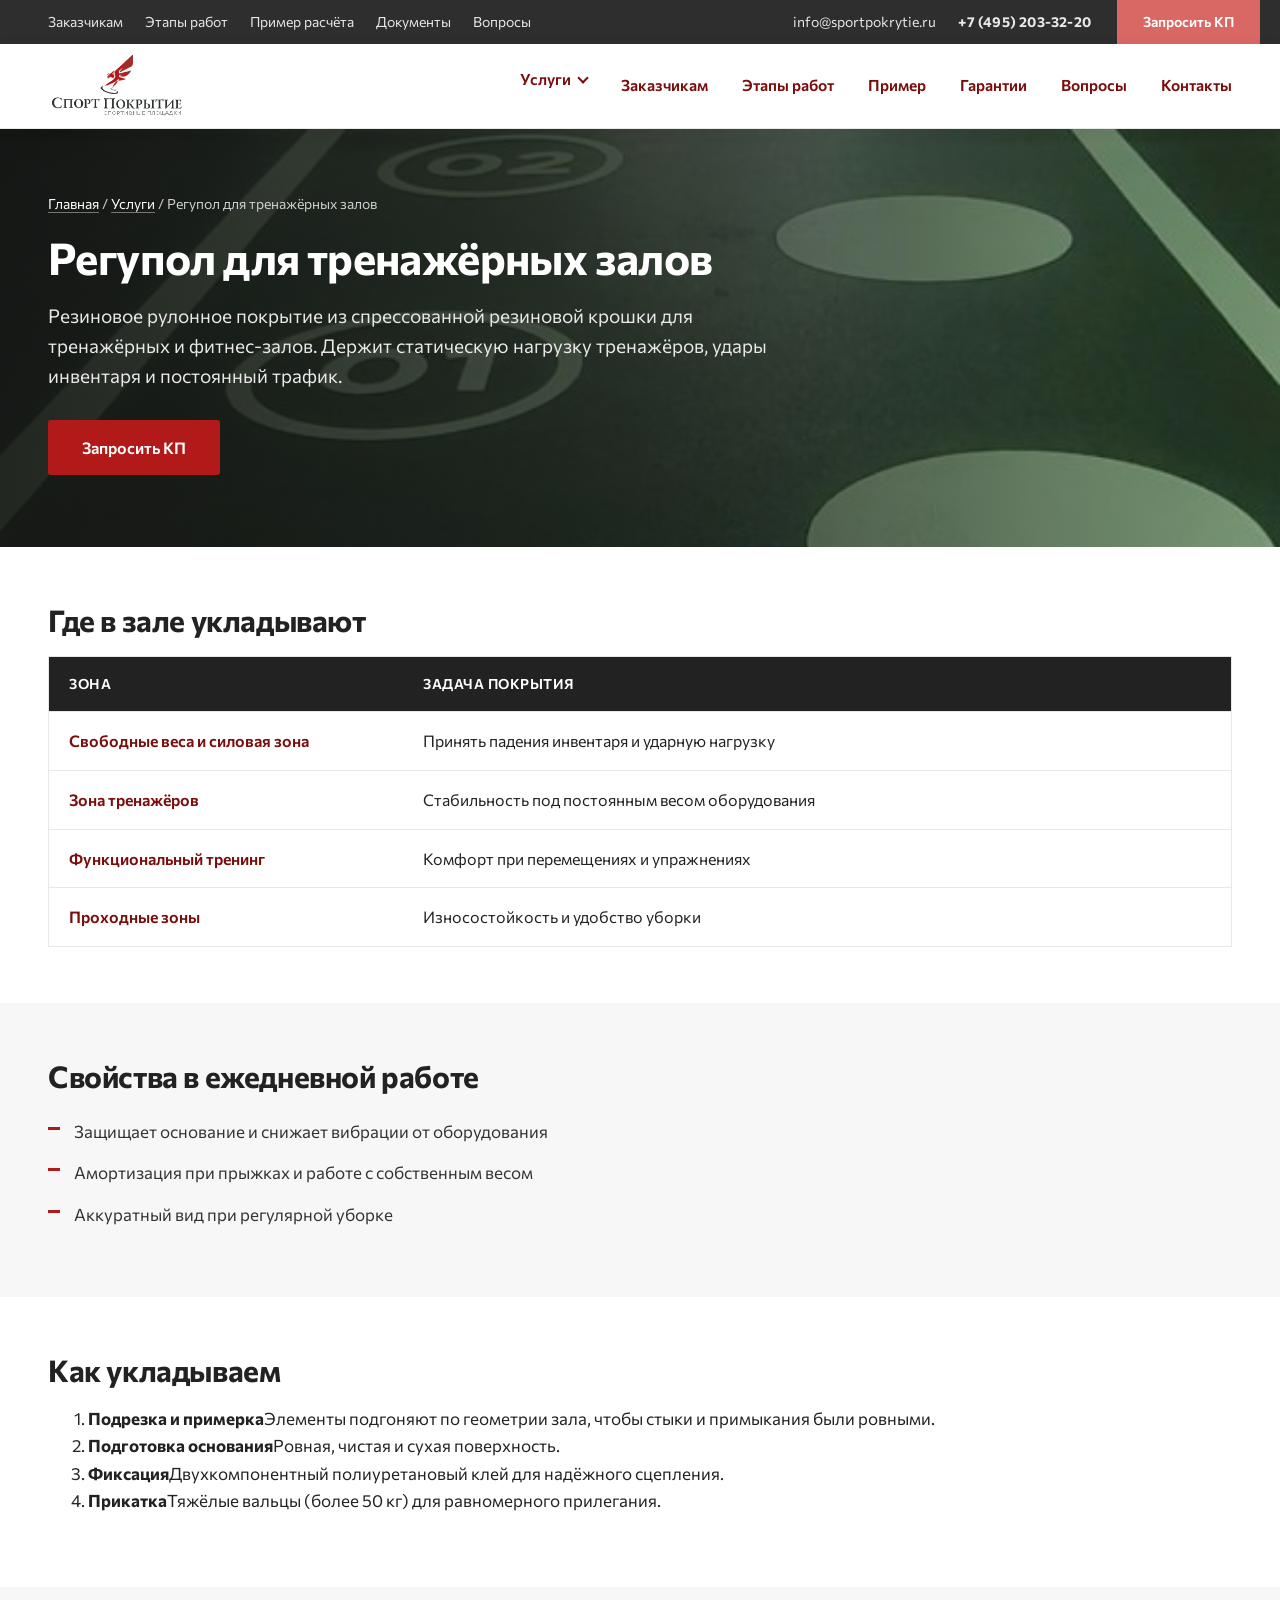
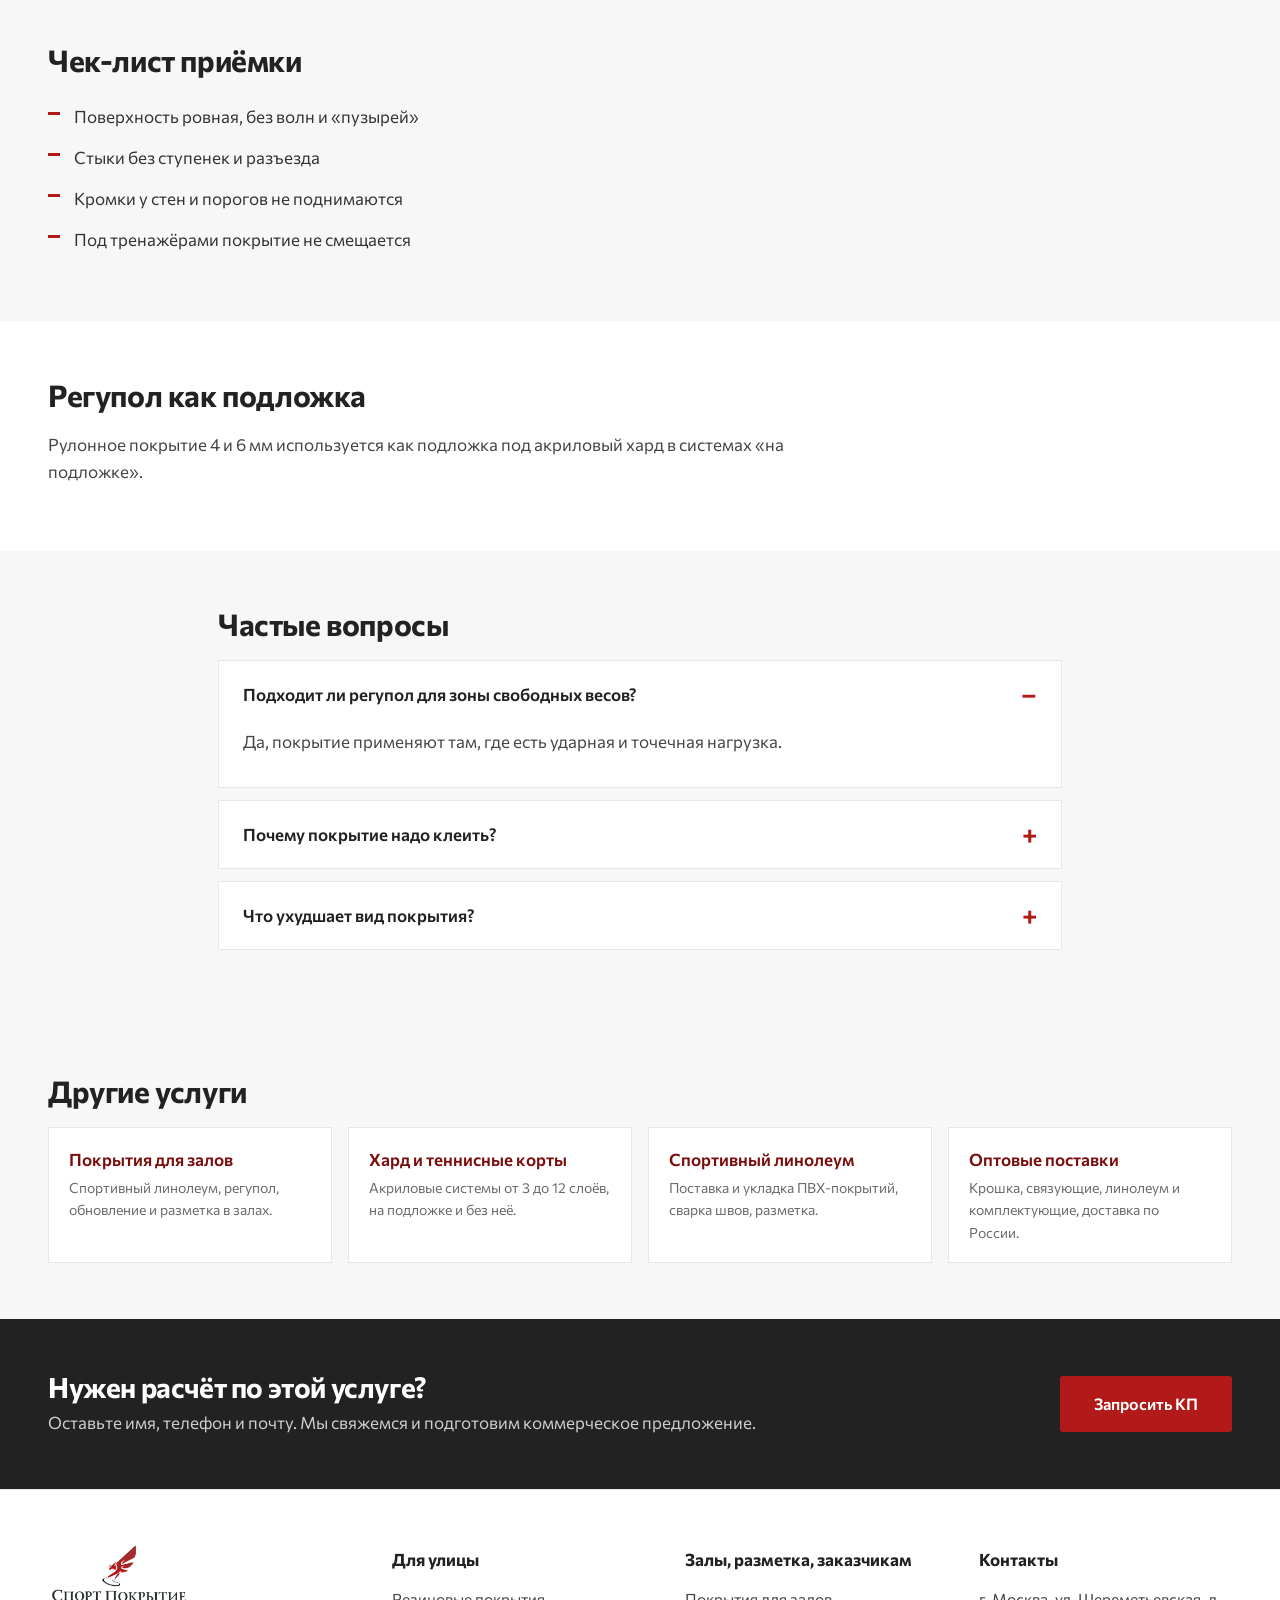
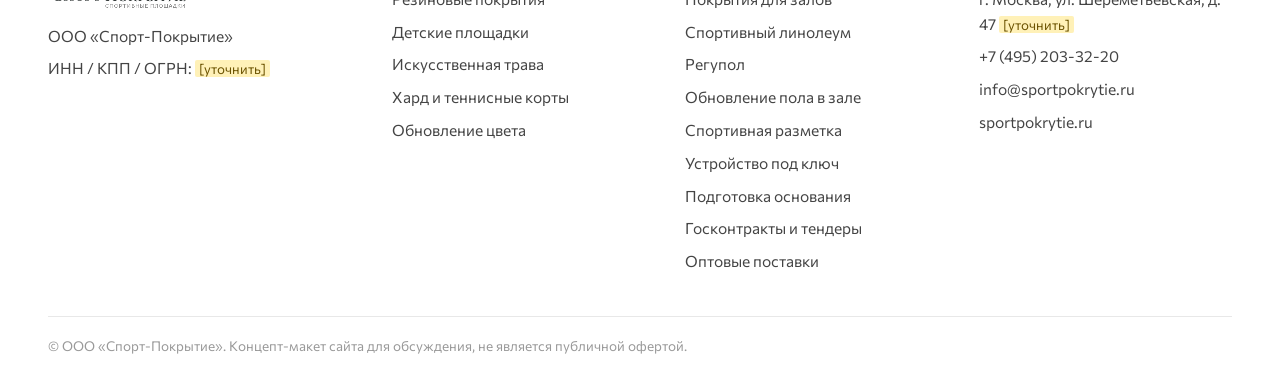
<file: services/regupol.html>
<!DOCTYPE html>
<html lang="ru">
<head>
<meta charset="utf-8">
<meta name="viewport" content="width=device-width,initial-scale=1">
<title>Регупол для тренажёрных залов — Спорт-Покрытие</title>
<meta name="description" content="Резиновое рулонное покрытие из спрессованной резиновой крошки для тренажёрных и фитнес-залов. Держит статическую нагрузку тренажёров, удары инвентаря и пос">
<meta name="robots" content="noindex">
<link rel="icon" href="../assets/img/favicon.png">
<link rel="preconnect" href="https://fonts.googleapis.com"><link rel="preconnect" href="https://fonts.gstatic.com" crossorigin>
<link href="https://fonts.googleapis.com/css2?family=Commissioner:wght@400;500;600;700&display=swap&subset=cyrillic" rel="stylesheet">
<link rel="stylesheet" href="../assets/style.css">
</head>
<body>
<!-- КОНЦЕПТ-МАКЕТ. Пометки [уточнить] — данные, которых нет в материалах. -->
<div class="topbar"><div class="wrap">
  <div class="links"><a href="../index.html#audience">Заказчикам</a><a href="../index.html#stages">Этапы работ</a><a href="../index.html#example">Пример расчёта</a><a href="../index.html#docs">Документы</a><a href="../index.html#faq">Вопросы</a></div>
  <div class="right"><span class="mail"><a href="mailto:info@sportpokrytie.ru">info@sportpokrytie.ru</a></span><b><a href="tel:+74952033220">+7 (495) 203-32-20</a></b></div>
  <a class="cta" href="../index.html#form">Запросить КП</a>
</div></div>
<header class="main"><div class="wrap">
  <a class="logo" href="../index.html"><img src="../assets/img/logo.png" alt="Спорт-Покрытие — спортивные площадки"></a>
  <button class="burger" aria-label="Меню" onclick="document.getElementById('menu').classList.toggle('open')"><span></span><span></span><span></span></button>
  <nav class="menu" id="menu">
    <div class="dd"><a href="../index.html#services" onclick="if(innerWidth<=900){event.preventDefault();this.parentNode.classList.toggle('open')}">Услуги</a><div class="dd-panel"><div><h5>Для улицы</h5><a href="rezinovye-pokrytiya.html">Резиновые покрытия</a><a href="detskie-ploshchadki.html">Детские площадки</a><a href="iskusstvennaya-trava.html">Искусственная трава</a><a href="hard-tennisnye-korty.html">Хард и теннисные корты</a><a href="obnovlenie-tsveta.html">Обновление цвета</a></div><div><h5>Закрытые помещения</h5><a href="zakrytye-pomeshcheniya.html">Покрытия для залов</a><a href="sportivnyj-linoleum.html">Спортивный линолеум</a><a href="regupol.html">Регупол</a><a href="obnovlenie-zala.html">Обновление пола в зале</a></div><div><h5>Разметка и работы</h5><a href="razmetka.html">Спортивная разметка</a><a href="ustroystvo-sportivnykh-pokrytiy.html">Устройство под ключ</a><a href="podgotovka-osnovaniya.html">Подготовка основания</a></div><div><h5>Для заказчиков</h5><a href="goskontrakty.html">Госконтракты и тендеры</a><a href="optovye-postavki.html">Оптовые поставки</a></div></div></div>
    <a href="../index.html#audience">Заказчикам</a><a href="../index.html#stages">Этапы работ</a><a href="../index.html#example">Пример</a><a href="../index.html#docs">Гарантии</a><a href="../index.html#faq">Вопросы</a><a href="#contacts">Контакты</a>
  </nav>
</div></header>
<main id="top">
<div class="phero" style="background-image:url(../assets/img/photos/regupol-start.jpg)"><div class="wrap">
  <div class="crumbs"><a href="../index.html">Главная</a> / <a href="../index.html#services">Услуги</a> / Регупол для тренажёрных залов</div>
  <h1>Регупол для тренажёрных залов</h1>
  <p>Резиновое рулонное покрытие из спрессованной резиновой крошки для тренажёрных и фитнес-залов. Держит статическую нагрузку тренажёров, удары инвентаря и постоянный трафик.</p>
  <a class="btn" href="../index.html#form">Запросить КП</a>
</div></div>
<section class="psec"><div class="wrap"><h2>Где в зале укладывают</h2><table><thead><tr><th>Зона</th><th>Задача покрытия</th></tr></thead><tbody><tr><td>Свободные веса и силовая зона</td><td>Принять падения инвентаря и ударную нагрузку</td></tr><tr><td>Зона тренажёров</td><td>Стабильность под постоянным весом оборудования</td></tr><tr><td>Функциональный тренинг</td><td>Комфорт при перемещениях и упражнениях</td></tr><tr><td>Проходные зоны</td><td>Износостойкость и удобство уборки</td></tr></tbody></table></div></section><section class="psec alt"><div class="wrap"><h2>Свойства в ежедневной работе</h2><ul class="lst"><li>Защищает основание и снижает вибрации от оборудования</li><li>Амортизация при прыжках и работе с собственным весом</li><li>Аккуратный вид при регулярной уборке</li></ul></div></section><section class="psec"><div class="wrap"><h2>Как укладываем</h2><ol class="steps"><li><b>Подрезка и примерка</b><span>Элементы подгоняют по геометрии зала, чтобы стыки и примыкания были ровными.</span></li><li><b>Подготовка основания</b><span>Ровная, чистая и сухая поверхность.</span></li><li><b>Фиксация</b><span>Двухкомпонентный полиуретановый клей для надёжного сцепления.</span></li><li><b>Прикатка</b><span>Тяжёлые вальцы (более 50 кг) для равномерного прилегания.</span></li></ol></div></section><section class="psec alt"><div class="wrap"><h2>Чек-лист приёмки</h2><ul class="lst"><li>Поверхность ровная, без волн и «пузырей»</li><li>Стыки без ступенек и разъезда</li><li>Кромки у стен и порогов не поднимаются</li><li>Под тренажёрами покрытие не смещается</li></ul></div></section><section class="psec"><div class="wrap"><h2>Регупол как подложка</h2><p>Рулонное покрытие 4 и 6 мм используется как подложка под акриловый хард в системах «на подложке».</p></div></section><section class="psec alt"><div class="wrap" style="max-width:900px"><h2>Частые вопросы</h2><details open><summary>Подходит ли регупол для зоны свободных весов?</summary><p>Да, покрытие применяют там, где есть ударная и точечная нагрузка.</p></details><details><summary>Почему покрытие надо клеить?</summary><p>Приклейка сохраняет стабильность: покрытие меньше смещается под тренажёрами и в проходах.</p></details><details><summary>Что ухудшает вид покрытия?</summary><p>Абразивная грязь с улицы, неправильная уборка и перемещение тяжёлого оборудования без защиты пола.</p></details></div></section><section class="psec alt"><div class="wrap"><h2>Другие услуги</h2><div class="related"><a href="zakrytye-pomeshcheniya.html">Покрытия для залов<small>Спортивный линолеум, регупол, обновление и разметка в залах.</small></a><a href="hard-tennisnye-korty.html">Хард и теннисные корты<small>Акриловые системы от 3 до 12 слоёв, на подложке и без неё.</small></a><a href="sportivnyj-linoleum.html">Спортивный линолеум<small>Поставка и укладка ПВХ-покрытий, сварка швов, разметка.</small></a><a href="optovye-postavki.html">Оптовые поставки<small>Крошка, связующие, линолеум и комплектующие, доставка по России.</small></a></div></div></section><div class="ctab"><div class="wrap"><div><h2>Нужен расчёт по этой услуге?</h2><p>Оставьте имя, телефон и почту. Мы свяжемся и подготовим коммерческое предложение.</p></div><a class="btn" href="../index.html#form">Запросить КП</a></div></div>
</main>
<footer id="contacts"><div class="wrap">
  <div class="cols">
    <div><a class="logo" href="../index.html"><img src="../assets/img/logo.png" alt="Спорт-Покрытие"></a><p>ООО «Спорт-Покрытие»</p><p>ИНН / КПП / ОГРН: <span class="mark">[уточнить]</span></p></div>
    <div><h4>Для улицы</h4><a href="rezinovye-pokrytiya.html">Резиновые покрытия</a><a href="detskie-ploshchadki.html">Детские площадки</a><a href="iskusstvennaya-trava.html">Искусственная трава</a><a href="hard-tennisnye-korty.html">Хард и теннисные корты</a><a href="obnovlenie-tsveta.html">Обновление цвета</a></div>
    <div><h4>Залы, разметка, заказчикам</h4><a href="zakrytye-pomeshcheniya.html">Покрытия для залов</a><a href="sportivnyj-linoleum.html">Спортивный линолеум</a><a href="regupol.html">Регупол</a><a href="obnovlenie-zala.html">Обновление пола в зале</a><a href="razmetka.html">Спортивная разметка</a><a href="ustroystvo-sportivnykh-pokrytiy.html">Устройство под ключ</a><a href="podgotovka-osnovaniya.html">Подготовка основания</a><a href="goskontrakty.html">Госконтракты и тендеры</a><a href="optovye-postavki.html">Оптовые поставки</a></div>
    <div><h4>Контакты</h4><p>г. Москва, ул. Шереметьевская, д. 47 <span class="mark">[уточнить]</span></p><a href="tel:+74952033220">+7 (495) 203-32-20</a><a href="mailto:info@sportpokrytie.ru">info@sportpokrytie.ru</a><a href="https://sportpokrytie.ru/">sportpokrytie.ru</a></div>
  </div>
  <div class="copy">© ООО «Спорт-Покрытие». Концепт-макет сайта для обсуждения, не является публичной офертой.</div>
</div></footer>
</body></html>
</file>
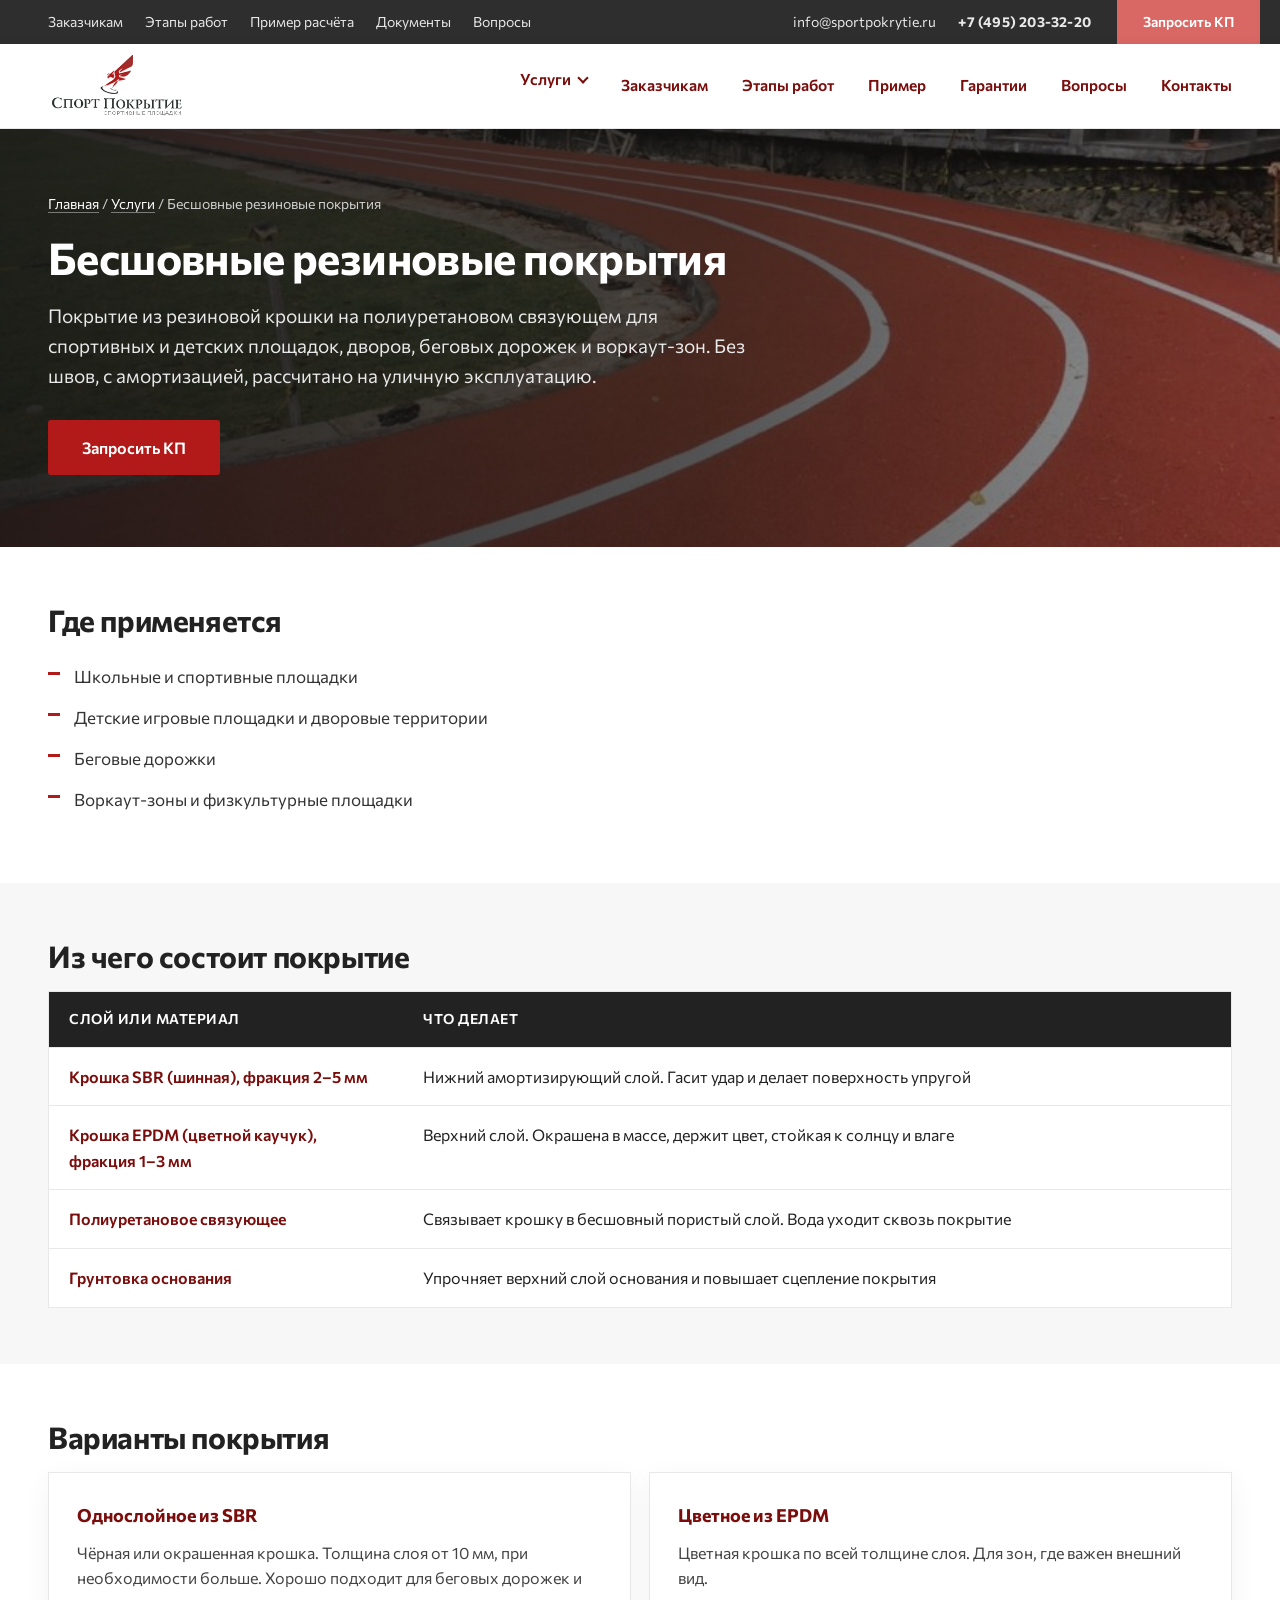
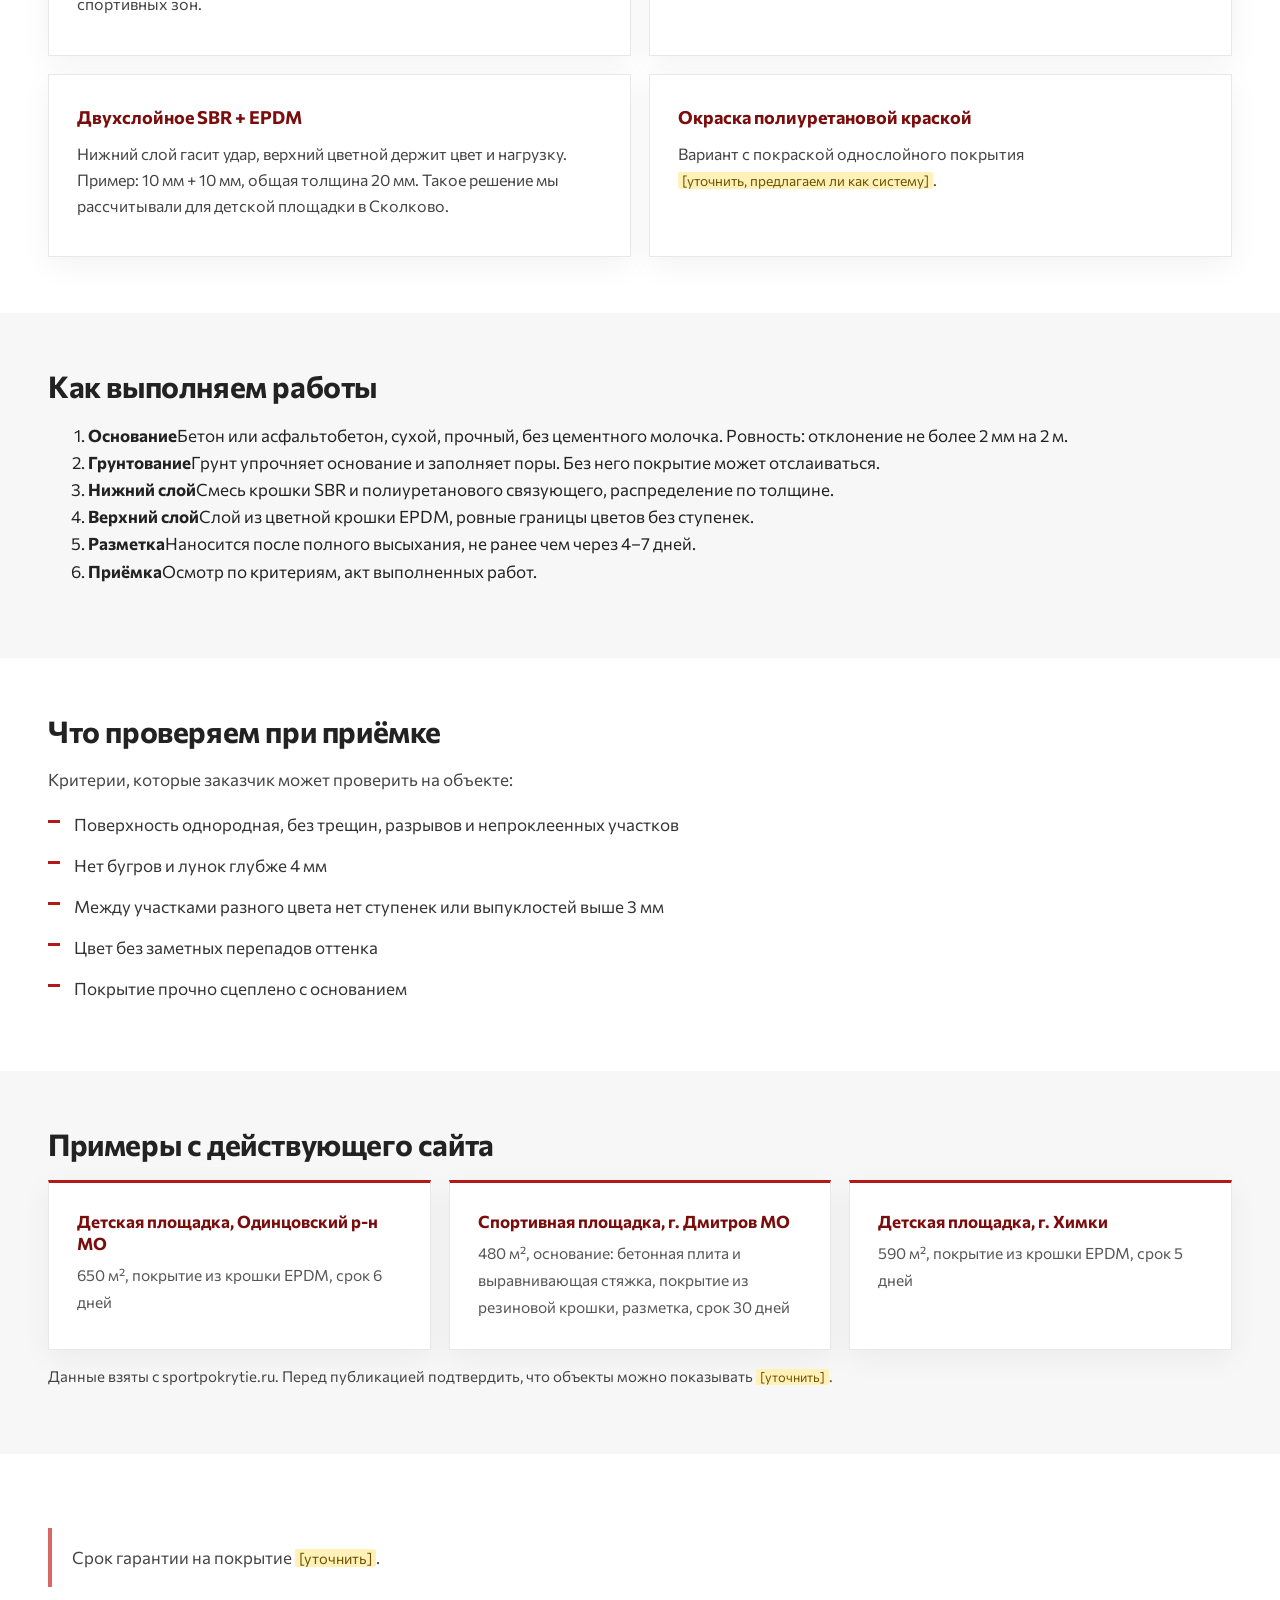
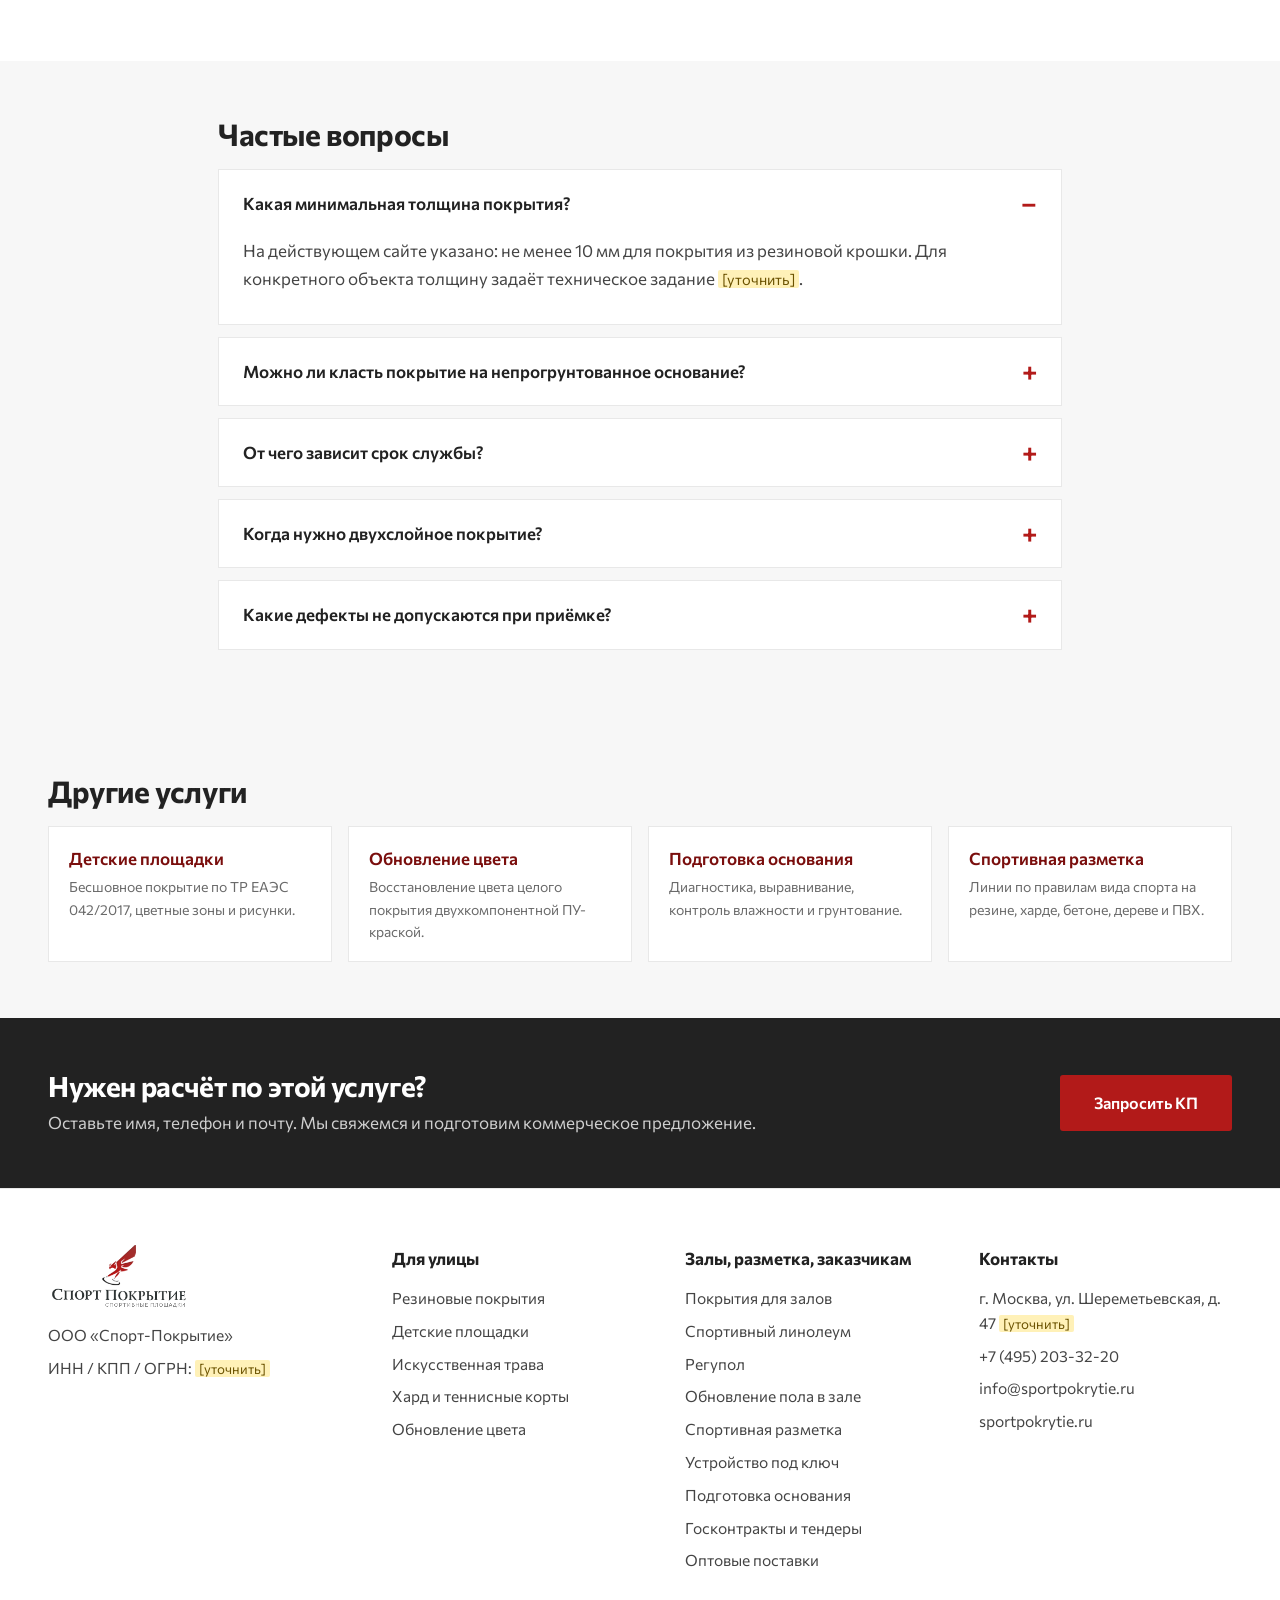
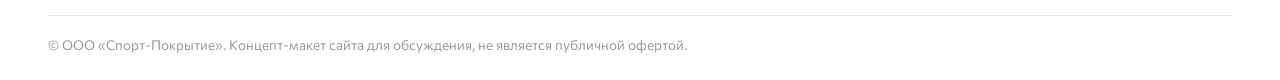
<file: services/rezinovye-pokrytiya.html>
<!DOCTYPE html>
<html lang="ru">
<head>
<meta charset="utf-8">
<meta name="viewport" content="width=device-width,initial-scale=1">
<title>Бесшовные резиновые покрытия — Спорт-Покрытие</title>
<meta name="description" content="Покрытие из резиновой крошки на полиуретановом связующем для спортивных и детских площадок, дворов, беговых дорожек и воркаут-зон. Без швов, с амортизацией">
<meta name="robots" content="noindex">
<link rel="icon" href="../assets/img/favicon.png">
<link rel="preconnect" href="https://fonts.googleapis.com"><link rel="preconnect" href="https://fonts.gstatic.com" crossorigin>
<link href="https://fonts.googleapis.com/css2?family=Commissioner:wght@400;500;600;700&display=swap&subset=cyrillic" rel="stylesheet">
<link rel="stylesheet" href="../assets/style.css">
</head>
<body>
<!-- КОНЦЕПТ-МАКЕТ. Пометки [уточнить] — данные, которых нет в материалах. -->
<div class="topbar"><div class="wrap">
  <div class="links"><a href="../index.html#audience">Заказчикам</a><a href="../index.html#stages">Этапы работ</a><a href="../index.html#example">Пример расчёта</a><a href="../index.html#docs">Документы</a><a href="../index.html#faq">Вопросы</a></div>
  <div class="right"><span class="mail"><a href="mailto:info@sportpokrytie.ru">info@sportpokrytie.ru</a></span><b><a href="tel:+74952033220">+7 (495) 203-32-20</a></b></div>
  <a class="cta" href="../index.html#form">Запросить КП</a>
</div></div>
<header class="main"><div class="wrap">
  <a class="logo" href="../index.html"><img src="../assets/img/logo.png" alt="Спорт-Покрытие — спортивные площадки"></a>
  <button class="burger" aria-label="Меню" onclick="document.getElementById('menu').classList.toggle('open')"><span></span><span></span><span></span></button>
  <nav class="menu" id="menu">
    <div class="dd"><a href="../index.html#services" onclick="if(innerWidth<=900){event.preventDefault();this.parentNode.classList.toggle('open')}">Услуги</a><div class="dd-panel"><div><h5>Для улицы</h5><a href="rezinovye-pokrytiya.html">Резиновые покрытия</a><a href="detskie-ploshchadki.html">Детские площадки</a><a href="iskusstvennaya-trava.html">Искусственная трава</a><a href="hard-tennisnye-korty.html">Хард и теннисные корты</a><a href="obnovlenie-tsveta.html">Обновление цвета</a></div><div><h5>Закрытые помещения</h5><a href="zakrytye-pomeshcheniya.html">Покрытия для залов</a><a href="sportivnyj-linoleum.html">Спортивный линолеум</a><a href="regupol.html">Регупол</a><a href="obnovlenie-zala.html">Обновление пола в зале</a></div><div><h5>Разметка и работы</h5><a href="razmetka.html">Спортивная разметка</a><a href="ustroystvo-sportivnykh-pokrytiy.html">Устройство под ключ</a><a href="podgotovka-osnovaniya.html">Подготовка основания</a></div><div><h5>Для заказчиков</h5><a href="goskontrakty.html">Госконтракты и тендеры</a><a href="optovye-postavki.html">Оптовые поставки</a></div></div></div>
    <a href="../index.html#audience">Заказчикам</a><a href="../index.html#stages">Этапы работ</a><a href="../index.html#example">Пример</a><a href="../index.html#docs">Гарантии</a><a href="../index.html#faq">Вопросы</a><a href="#contacts">Контакты</a>
  </nav>
</div></header>
<main id="top">
<div class="phero" style="background-image:url(../assets/img/photos/rubber-track.jpg)"><div class="wrap">
  <div class="crumbs"><a href="../index.html">Главная</a> / <a href="../index.html#services">Услуги</a> / Бесшовные резиновые покрытия</div>
  <h1>Бесшовные резиновые покрытия</h1>
  <p>Покрытие из резиновой крошки на полиуретановом связующем для спортивных и детских площадок, дворов, беговых дорожек и воркаут-зон. Без швов, с амортизацией, рассчитано на уличную эксплуатацию.</p>
  <a class="btn" href="../index.html#form">Запросить КП</a>
</div></div>
<section class="psec"><div class="wrap"><h2>Где применяется</h2><ul class="lst"><li>Школьные и спортивные площадки</li><li>Детские игровые площадки и дворовые территории</li><li>Беговые дорожки</li><li>Воркаут-зоны и физкультурные площадки</li></ul></div></section><section class="psec alt"><div class="wrap"><h2>Из чего состоит покрытие</h2><table><thead><tr><th>Слой или материал</th><th>Что делает</th></tr></thead><tbody><tr><td>Крошка SBR (шинная), фракция 2–5 мм</td><td>Нижний амортизирующий слой. Гасит удар и делает поверхность упругой</td></tr><tr><td>Крошка EPDM (цветной каучук), фракция 1–3 мм</td><td>Верхний слой. Окрашена в массе, держит цвет, стойкая к солнцу и влаге</td></tr><tr><td>Полиуретановое связующее</td><td>Связывает крошку в бесшовный пористый слой. Вода уходит сквозь покрытие</td></tr><tr><td>Грунтовка основания</td><td>Упрочняет верхний слой основания и повышает сцепление покрытия</td></tr></tbody></table></div></section><section class="psec"><div class="wrap"><h2>Варианты покрытия</h2><div class="fcards"><div class="card"><h3>Однослойное из SBR</h3><p>Чёрная или окрашенная крошка. Толщина слоя от 10 мм, при необходимости больше. Хорошо подходит для беговых дорожек и спортивных зон.</p></div><div class="card"><h3>Цветное из EPDM</h3><p>Цветная крошка по всей толщине слоя. Для зон, где важен внешний вид.</p></div><div class="card"><h3>Двухслойное SBR + EPDM</h3><p>Нижний слой гасит удар, верхний цветной держит цвет и нагрузку. Пример: 10 мм + 10 мм, общая толщина 20 мм. Такое решение мы рассчитывали для детской площадки в Сколково.</p></div><div class="card"><h3>Окраска полиуретановой краской</h3><p>Вариант с покраской однослойного покрытия <span class="mark">[уточнить, предлагаем ли как систему]</span>.</p></div></div></div></section><section class="psec alt"><div class="wrap"><h2>Как выполняем работы</h2><ol class="steps"><li><b>Основание</b><span>Бетон или асфальтобетон, сухой, прочный, без цементного молочка. Ровность: отклонение не более 2 мм на 2 м.</span></li><li><b>Грунтование</b><span>Грунт упрочняет основание и заполняет поры. Без него покрытие может отслаиваться.</span></li><li><b>Нижний слой</b><span>Смесь крошки SBR и полиуретанового связующего, распределение по толщине.</span></li><li><b>Верхний слой</b><span>Слой из цветной крошки EPDM, ровные границы цветов без ступенек.</span></li><li><b>Разметка</b><span>Наносится после полного высыхания, не ранее чем через 4–7 дней.</span></li><li><b>Приёмка</b><span>Осмотр по критериям, акт выполненных работ.</span></li></ol></div></section><section class="psec"><div class="wrap"><h2>Что проверяем при приёмке</h2><p>Критерии, которые заказчик может проверить на объекте:</p><ul class="lst"><li>Поверхность однородная, без трещин, разрывов и непроклеенных участков</li><li>Нет бугров и лунок глубже 4 мм</li><li>Между участками разного цвета нет ступенек или выпуклостей выше 3 мм</li><li>Цвет без заметных перепадов оттенка</li><li>Покрытие прочно сцеплено с основанием</li></ul></div></section><section class="psec alt"><div class="wrap"><h2>Примеры с действующего сайта</h2><div class="pcases"><div class="card"><b>Детская площадка, Одинцовский р-н МО</b><span>650 м², покрытие из крошки EPDM, срок 6 дней</span></div><div class="card"><b>Спортивная площадка, г. Дмитров МО</b><span>480 м², основание: бетонная плита и выравнивающая стяжка, покрытие из резиновой крошки, разметка, срок 30 дней</span></div><div class="card"><b>Детская площадка, г. Химки</b><span>590 м², покрытие из крошки EPDM, срок 5 дней</span></div></div><p style="margin-top:14px;font-size:15px">Данные взяты с sportpokrytie.ru. Перед публикацией подтвердить, что объекты можно показывать <span class="mark">[уточнить]</span>.</p></div></section><section class="psec"><div class="wrap"><div class="pnote">Срок гарантии на покрытие <span class="mark">[уточнить]</span>.</div></div></section><section class="psec alt"><div class="wrap" style="max-width:900px"><h2>Частые вопросы</h2><details open><summary>Какая минимальная толщина покрытия?</summary><p>На действующем сайте указано: не менее 10 мм для покрытия из резиновой крошки. Для конкретного объекта толщину задаёт техническое задание <span class="mark">[уточнить]</span>.</p></details><details><summary>Можно ли класть покрытие на непрогрунтованное основание?</summary><p>Нет. Основание должно быть прочным, сухим, без цементного молочка и загрунтованным. Иначе покрытие отслаивается.</p></details><details><summary>От чего зависит срок службы?</summary><p>От качества крошки, подготовки основания, равномерной проклейки связующим, соблюдения толщины и ровности. Лужи клея и влажное основание сокращают срок службы.</p></details><details><summary>Когда нужно двухслойное покрытие?</summary><p>Когда нужна повышенная амортизация и долговечность. Нижний слой амортизирует, верхний из EPDM лучше держит цвет и износ.</p></details><details><summary>Какие дефекты не допускаются при приёмке?</summary><p>Разрывы, трещины, непроклеенные участки, бугры и лунки глубже 4 мм, ступеньки между цветами выше 3 мм.</p></details></div></section><section class="psec alt"><div class="wrap"><h2>Другие услуги</h2><div class="related"><a href="detskie-ploshchadki.html">Детские площадки<small>Бесшовное покрытие по ТР ЕАЭС 042/2017, цветные зоны и рисунки.</small></a><a href="obnovlenie-tsveta.html">Обновление цвета<small>Восстановление цвета целого покрытия двухкомпонентной ПУ-краской.</small></a><a href="podgotovka-osnovaniya.html">Подготовка основания<small>Диагностика, выравнивание, контроль влажности и грунтование.</small></a><a href="razmetka.html">Спортивная разметка<small>Линии по правилам вида спорта на резине, харде, бетоне, дереве и ПВХ.</small></a></div></div></section><div class="ctab"><div class="wrap"><div><h2>Нужен расчёт по этой услуге?</h2><p>Оставьте имя, телефон и почту. Мы свяжемся и подготовим коммерческое предложение.</p></div><a class="btn" href="../index.html#form">Запросить КП</a></div></div>
</main>
<footer id="contacts"><div class="wrap">
  <div class="cols">
    <div><a class="logo" href="../index.html"><img src="../assets/img/logo.png" alt="Спорт-Покрытие"></a><p>ООО «Спорт-Покрытие»</p><p>ИНН / КПП / ОГРН: <span class="mark">[уточнить]</span></p></div>
    <div><h4>Для улицы</h4><a href="rezinovye-pokrytiya.html">Резиновые покрытия</a><a href="detskie-ploshchadki.html">Детские площадки</a><a href="iskusstvennaya-trava.html">Искусственная трава</a><a href="hard-tennisnye-korty.html">Хард и теннисные корты</a><a href="obnovlenie-tsveta.html">Обновление цвета</a></div>
    <div><h4>Залы, разметка, заказчикам</h4><a href="zakrytye-pomeshcheniya.html">Покрытия для залов</a><a href="sportivnyj-linoleum.html">Спортивный линолеум</a><a href="regupol.html">Регупол</a><a href="obnovlenie-zala.html">Обновление пола в зале</a><a href="razmetka.html">Спортивная разметка</a><a href="ustroystvo-sportivnykh-pokrytiy.html">Устройство под ключ</a><a href="podgotovka-osnovaniya.html">Подготовка основания</a><a href="goskontrakty.html">Госконтракты и тендеры</a><a href="optovye-postavki.html">Оптовые поставки</a></div>
    <div><h4>Контакты</h4><p>г. Москва, ул. Шереметьевская, д. 47 <span class="mark">[уточнить]</span></p><a href="tel:+74952033220">+7 (495) 203-32-20</a><a href="mailto:info@sportpokrytie.ru">info@sportpokrytie.ru</a><a href="https://sportpokrytie.ru/">sportpokrytie.ru</a></div>
  </div>
  <div class="copy">© ООО «Спорт-Покрытие». Концепт-макет сайта для обсуждения, не является публичной офертой.</div>
</div></footer>
</body></html>
</file>
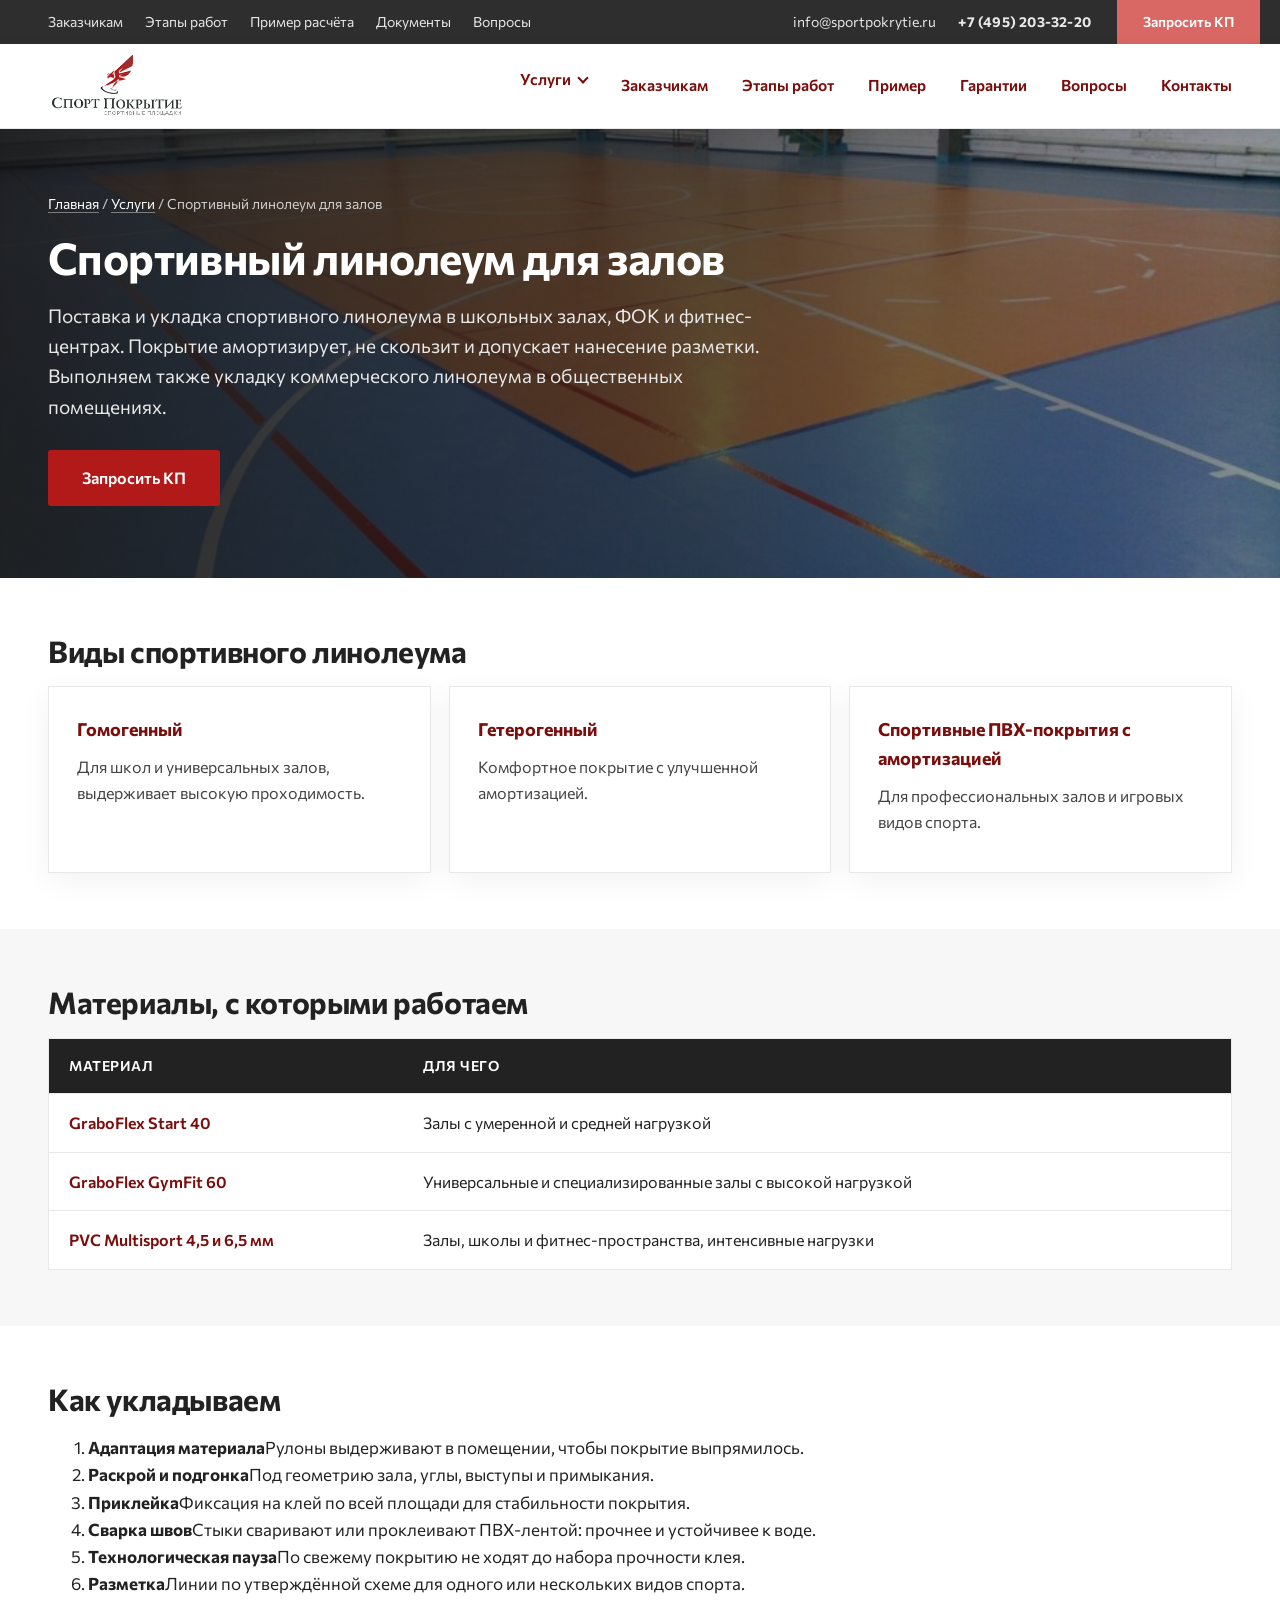
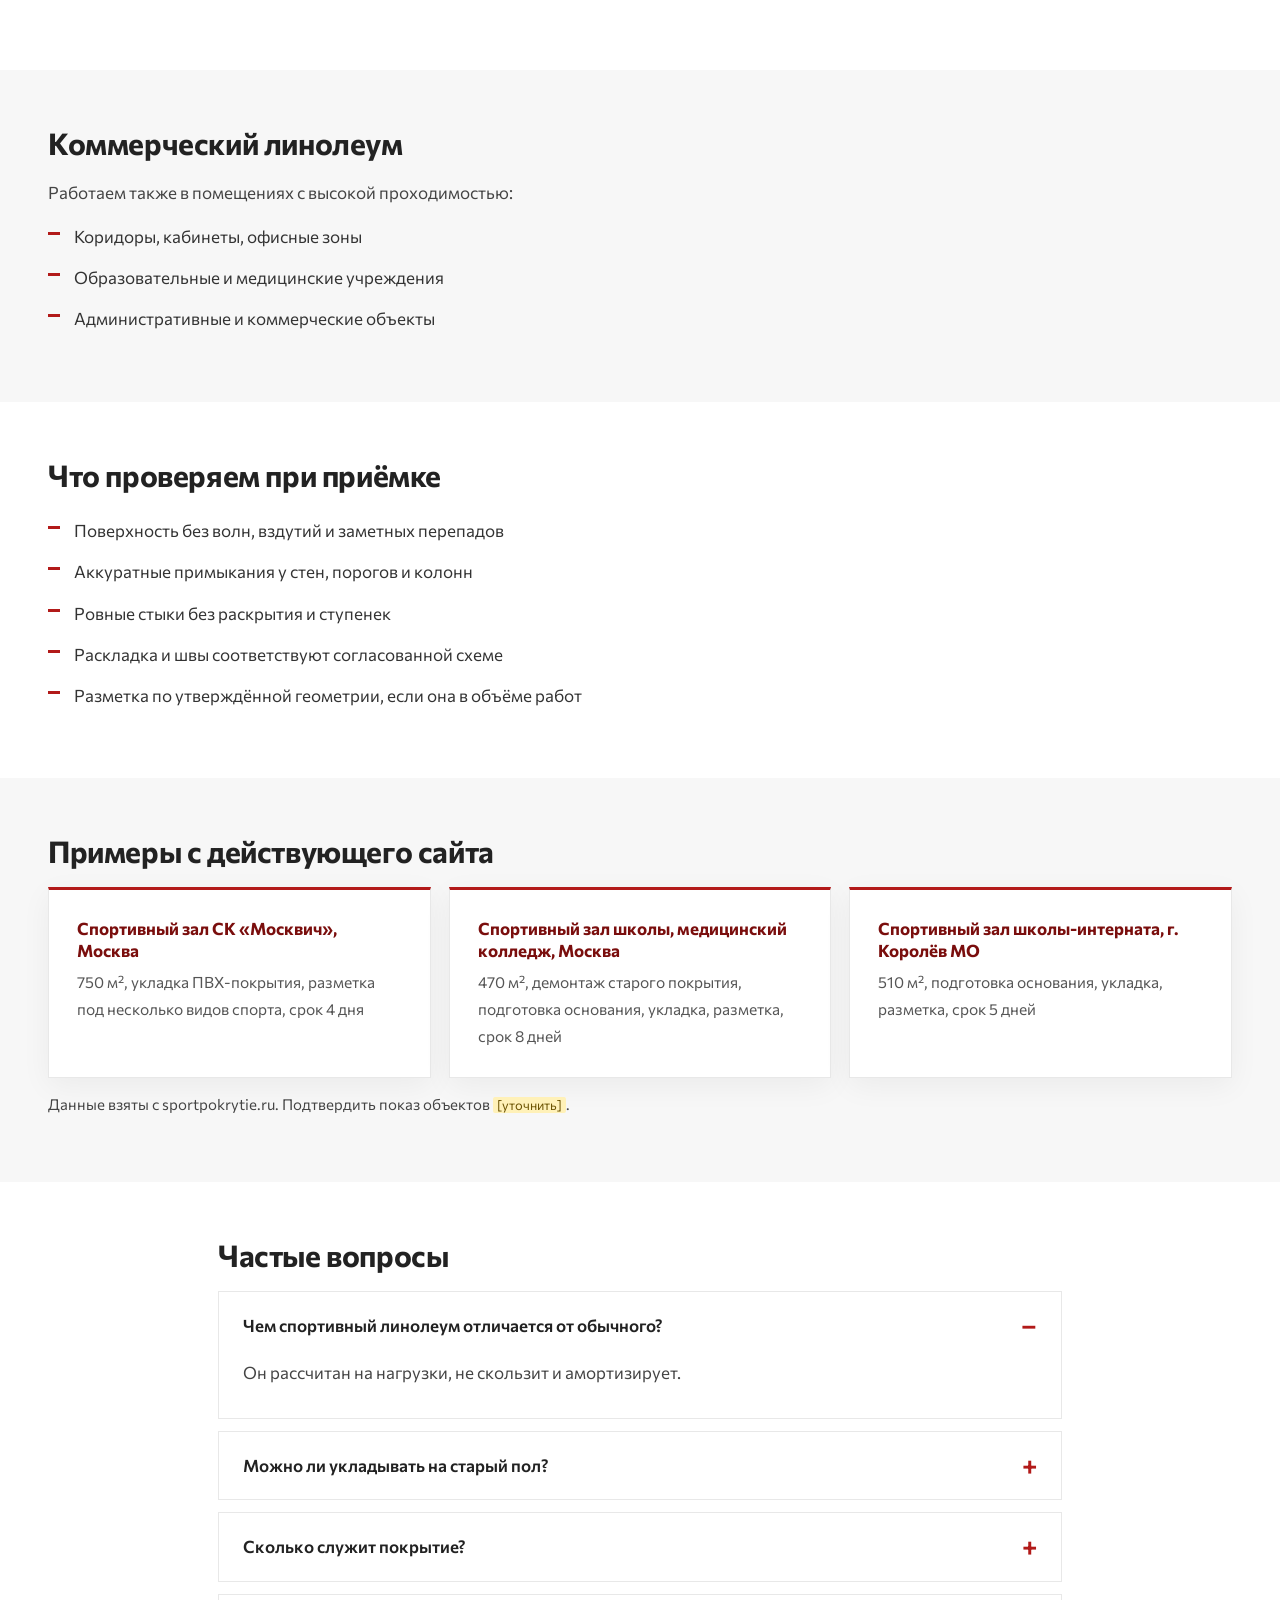
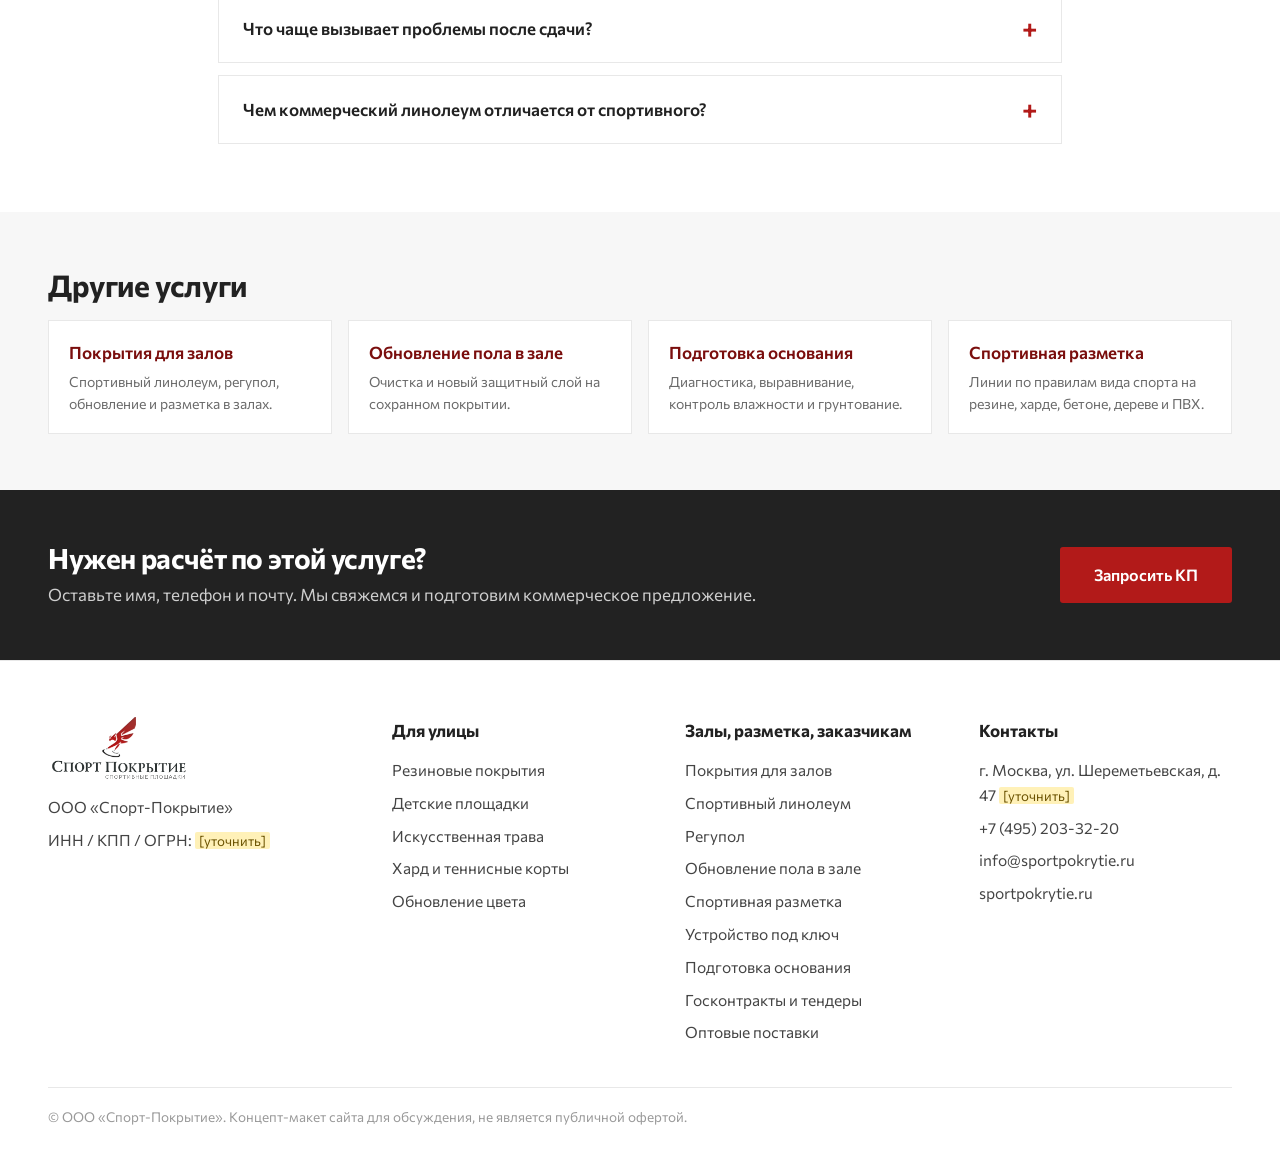
<file: services/sportivnyj-linoleum.html>
<!DOCTYPE html>
<html lang="ru">
<head>
<meta charset="utf-8">
<meta name="viewport" content="width=device-width,initial-scale=1">
<title>Спортивный линолеум для залов — Спорт-Покрытие</title>
<meta name="description" content="Поставка и укладка спортивного линолеума в школьных залах, ФОК и фитнес-центрах. Покрытие амортизирует, не скользит и допускает нанесение разметки. Выполня">
<meta name="robots" content="noindex">
<link rel="icon" href="../assets/img/favicon.png">
<link rel="preconnect" href="https://fonts.googleapis.com"><link rel="preconnect" href="https://fonts.gstatic.com" crossorigin>
<link href="https://fonts.googleapis.com/css2?family=Commissioner:wght@400;500;600;700&display=swap&subset=cyrillic" rel="stylesheet">
<link rel="stylesheet" href="../assets/style.css">
</head>
<body>
<!-- КОНЦЕПТ-МАКЕТ. Пометки [уточнить] — данные, которых нет в материалах. -->
<div class="topbar"><div class="wrap">
  <div class="links"><a href="../index.html#audience">Заказчикам</a><a href="../index.html#stages">Этапы работ</a><a href="../index.html#example">Пример расчёта</a><a href="../index.html#docs">Документы</a><a href="../index.html#faq">Вопросы</a></div>
  <div class="right"><span class="mail"><a href="mailto:info@sportpokrytie.ru">info@sportpokrytie.ru</a></span><b><a href="tel:+74952033220">+7 (495) 203-32-20</a></b></div>
  <a class="cta" href="../index.html#form">Запросить КП</a>
</div></div>
<header class="main"><div class="wrap">
  <a class="logo" href="../index.html"><img src="../assets/img/logo.png" alt="Спорт-Покрытие — спортивные площадки"></a>
  <button class="burger" aria-label="Меню" onclick="document.getElementById('menu').classList.toggle('open')"><span></span><span></span><span></span></button>
  <nav class="menu" id="menu">
    <div class="dd"><a href="../index.html#services" onclick="if(innerWidth<=900){event.preventDefault();this.parentNode.classList.toggle('open')}">Услуги</a><div class="dd-panel"><div><h5>Для улицы</h5><a href="rezinovye-pokrytiya.html">Резиновые покрытия</a><a href="detskie-ploshchadki.html">Детские площадки</a><a href="iskusstvennaya-trava.html">Искусственная трава</a><a href="hard-tennisnye-korty.html">Хард и теннисные корты</a><a href="obnovlenie-tsveta.html">Обновление цвета</a></div><div><h5>Закрытые помещения</h5><a href="zakrytye-pomeshcheniya.html">Покрытия для залов</a><a href="sportivnyj-linoleum.html">Спортивный линолеум</a><a href="regupol.html">Регупол</a><a href="obnovlenie-zala.html">Обновление пола в зале</a></div><div><h5>Разметка и работы</h5><a href="razmetka.html">Спортивная разметка</a><a href="ustroystvo-sportivnykh-pokrytiy.html">Устройство под ключ</a><a href="podgotovka-osnovaniya.html">Подготовка основания</a></div><div><h5>Для заказчиков</h5><a href="goskontrakty.html">Госконтракты и тендеры</a><a href="optovye-postavki.html">Оптовые поставки</a></div></div></div>
    <a href="../index.html#audience">Заказчикам</a><a href="../index.html#stages">Этапы работ</a><a href="../index.html#example">Пример</a><a href="../index.html#docs">Гарантии</a><a href="../index.html#faq">Вопросы</a><a href="#contacts">Контакты</a>
  </nav>
</div></header>
<main id="top">
<div class="phero" style="background-image:url(../assets/img/photos/hall-orange.jpg)"><div class="wrap">
  <div class="crumbs"><a href="../index.html">Главная</a> / <a href="../index.html#services">Услуги</a> / Спортивный линолеум для залов</div>
  <h1>Спортивный линолеум для залов</h1>
  <p>Поставка и укладка спортивного линолеума в школьных залах, ФОК и фитнес-центрах. Покрытие амортизирует, не скользит и допускает нанесение разметки. Выполняем также укладку коммерческого линолеума в общественных помещениях.</p>
  <a class="btn" href="../index.html#form">Запросить КП</a>
</div></div>
<section class="psec"><div class="wrap"><h2>Виды спортивного линолеума</h2><div class="fcards three"><div class="card"><h3>Гомогенный</h3><p>Для школ и универсальных залов, выдерживает высокую проходимость.</p></div><div class="card"><h3>Гетерогенный</h3><p>Комфортное покрытие с улучшенной амортизацией.</p></div><div class="card"><h3>Спортивные ПВХ-покрытия с амортизацией</h3><p>Для профессиональных залов и игровых видов спорта.</p></div></div></div></section><section class="psec alt"><div class="wrap"><h2>Материалы, с которыми работаем</h2><table><thead><tr><th>Материал</th><th>Для чего</th></tr></thead><tbody><tr><td>GraboFlex Start 40</td><td>Залы с умеренной и средней нагрузкой</td></tr><tr><td>GraboFlex GymFit 60</td><td>Универсальные и специализированные залы с высокой нагрузкой</td></tr><tr><td>PVC Multisport 4,5 и 6,5 мм</td><td>Залы, школы и фитнес-пространства, интенсивные нагрузки</td></tr></tbody></table></div></section><section class="psec"><div class="wrap"><h2>Как укладываем</h2><ol class="steps"><li><b>Адаптация материала</b><span>Рулоны выдерживают в помещении, чтобы покрытие выпрямилось.</span></li><li><b>Раскрой и подгонка</b><span>Под геометрию зала, углы, выступы и примыкания.</span></li><li><b>Приклейка</b><span>Фиксация на клей по всей площади для стабильности покрытия.</span></li><li><b>Сварка швов</b><span>Стыки сваривают или проклеивают ПВХ-лентой: прочнее и устойчивее к воде.</span></li><li><b>Технологическая пауза</b><span>По свежему покрытию не ходят до набора прочности клея.</span></li><li><b>Разметка</b><span>Линии по утверждённой схеме для одного или нескольких видов спорта.</span></li></ol></div></section><section class="psec alt"><div class="wrap"><h2>Коммерческий линолеум</h2><p>Работаем также в помещениях с высокой проходимостью:</p><ul class="lst"><li>Коридоры, кабинеты, офисные зоны</li><li>Образовательные и медицинские учреждения</li><li>Административные и коммерческие объекты</li></ul></div></section><section class="psec"><div class="wrap"><h2>Что проверяем при приёмке</h2><ul class="lst"><li>Поверхность без волн, вздутий и заметных перепадов</li><li>Аккуратные примыкания у стен, порогов и колонн</li><li>Ровные стыки без раскрытия и ступенек</li><li>Раскладка и швы соответствуют согласованной схеме</li><li>Разметка по утверждённой геометрии, если она в объёме работ</li></ul></div></section><section class="psec alt"><div class="wrap"><h2>Примеры с действующего сайта</h2><div class="pcases"><div class="card"><b>Спортивный зал СК «Москвич», Москва</b><span>750 м², укладка ПВХ-покрытия, разметка под несколько видов спорта, срок 4 дня</span></div><div class="card"><b>Спортивный зал школы, медицинский колледж, Москва</b><span>470 м², демонтаж старого покрытия, подготовка основания, укладка, разметка, срок 8 дней</span></div><div class="card"><b>Спортивный зал школы-интерната, г. Королёв МО</b><span>510 м², подготовка основания, укладка, разметка, срок 5 дней</span></div></div><p style="margin-top:14px;font-size:15px">Данные взяты с sportpokrytie.ru. Подтвердить показ объектов <span class="mark">[уточнить]</span>.</p></div></section><section class="psec"><div class="wrap" style="max-width:900px"><h2>Частые вопросы</h2><details open><summary>Чем спортивный линолеум отличается от обычного?</summary><p>Он рассчитан на нагрузки, не скользит и амортизирует.</p></details><details><summary>Можно ли укладывать на старый пол?</summary><p>В большинстве случаев нужна подготовка основания.</p></details><details><summary>Сколько служит покрытие?</summary><p>На действующем сайте указано 10+ лет при правильной укладке <span class="mark">[уточнить]</span>.</p></details><details><summary>Что чаще вызывает проблемы после сдачи?</summary><p>Укладка по неподготовленной поверхности, экономия на швах и нарушение технологических пауз.</p></details><details><summary>Чем коммерческий линолеум отличается от спортивного?</summary><p>Коммерческий рассчитан на износ и аккуратные стыки в общественных помещениях, спортивный ещё и на рабочие свойства поверхности и разметку.</p></details></div></section><section class="psec alt"><div class="wrap"><h2>Другие услуги</h2><div class="related"><a href="zakrytye-pomeshcheniya.html">Покрытия для залов<small>Спортивный линолеум, регупол, обновление и разметка в залах.</small></a><a href="obnovlenie-zala.html">Обновление пола в зале<small>Очистка и новый защитный слой на сохранном покрытии.</small></a><a href="podgotovka-osnovaniya.html">Подготовка основания<small>Диагностика, выравнивание, контроль влажности и грунтование.</small></a><a href="razmetka.html">Спортивная разметка<small>Линии по правилам вида спорта на резине, харде, бетоне, дереве и ПВХ.</small></a></div></div></section><div class="ctab"><div class="wrap"><div><h2>Нужен расчёт по этой услуге?</h2><p>Оставьте имя, телефон и почту. Мы свяжемся и подготовим коммерческое предложение.</p></div><a class="btn" href="../index.html#form">Запросить КП</a></div></div>
</main>
<footer id="contacts"><div class="wrap">
  <div class="cols">
    <div><a class="logo" href="../index.html"><img src="../assets/img/logo.png" alt="Спорт-Покрытие"></a><p>ООО «Спорт-Покрытие»</p><p>ИНН / КПП / ОГРН: <span class="mark">[уточнить]</span></p></div>
    <div><h4>Для улицы</h4><a href="rezinovye-pokrytiya.html">Резиновые покрытия</a><a href="detskie-ploshchadki.html">Детские площадки</a><a href="iskusstvennaya-trava.html">Искусственная трава</a><a href="hard-tennisnye-korty.html">Хард и теннисные корты</a><a href="obnovlenie-tsveta.html">Обновление цвета</a></div>
    <div><h4>Залы, разметка, заказчикам</h4><a href="zakrytye-pomeshcheniya.html">Покрытия для залов</a><a href="sportivnyj-linoleum.html">Спортивный линолеум</a><a href="regupol.html">Регупол</a><a href="obnovlenie-zala.html">Обновление пола в зале</a><a href="razmetka.html">Спортивная разметка</a><a href="ustroystvo-sportivnykh-pokrytiy.html">Устройство под ключ</a><a href="podgotovka-osnovaniya.html">Подготовка основания</a><a href="goskontrakty.html">Госконтракты и тендеры</a><a href="optovye-postavki.html">Оптовые поставки</a></div>
    <div><h4>Контакты</h4><p>г. Москва, ул. Шереметьевская, д. 47 <span class="mark">[уточнить]</span></p><a href="tel:+74952033220">+7 (495) 203-32-20</a><a href="mailto:info@sportpokrytie.ru">info@sportpokrytie.ru</a><a href="https://sportpokrytie.ru/">sportpokrytie.ru</a></div>
  </div>
  <div class="copy">© ООО «Спорт-Покрытие». Концепт-макет сайта для обсуждения, не является публичной офертой.</div>
</div></footer>
</body></html>
</file>
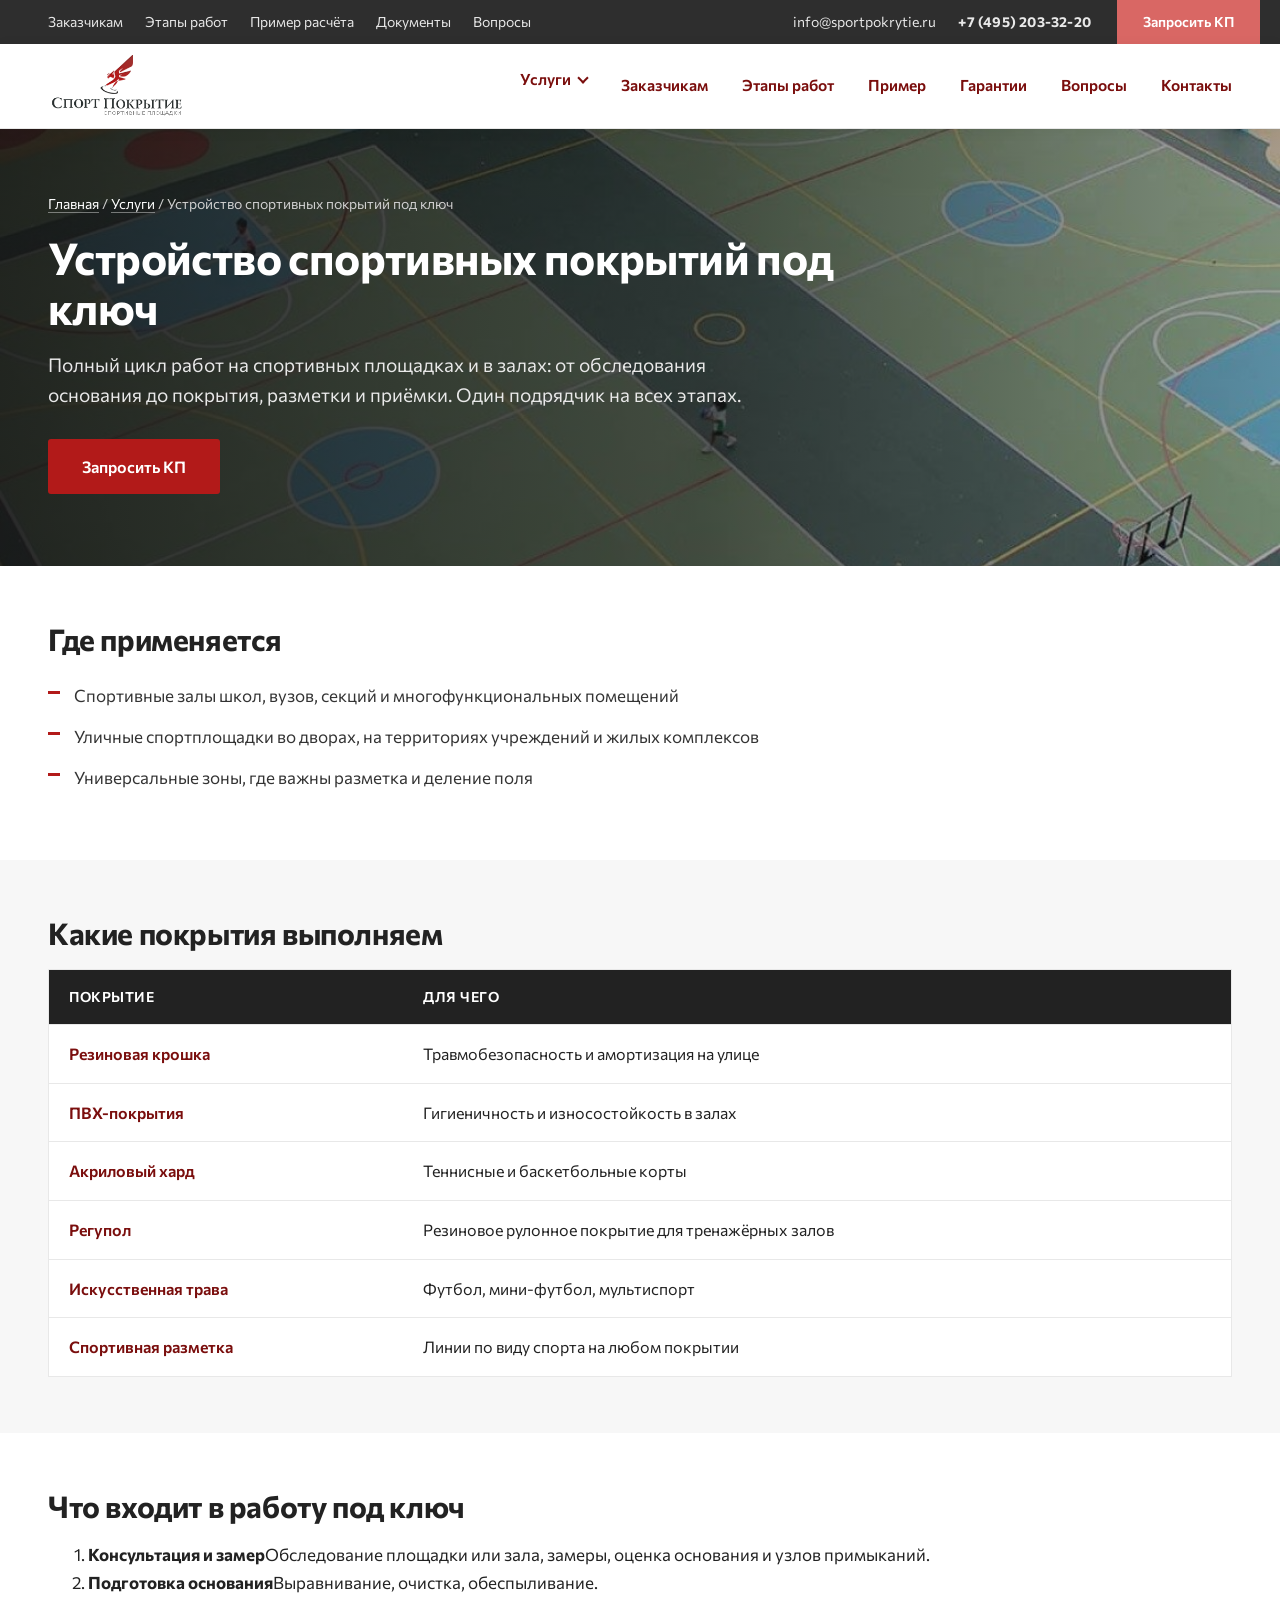
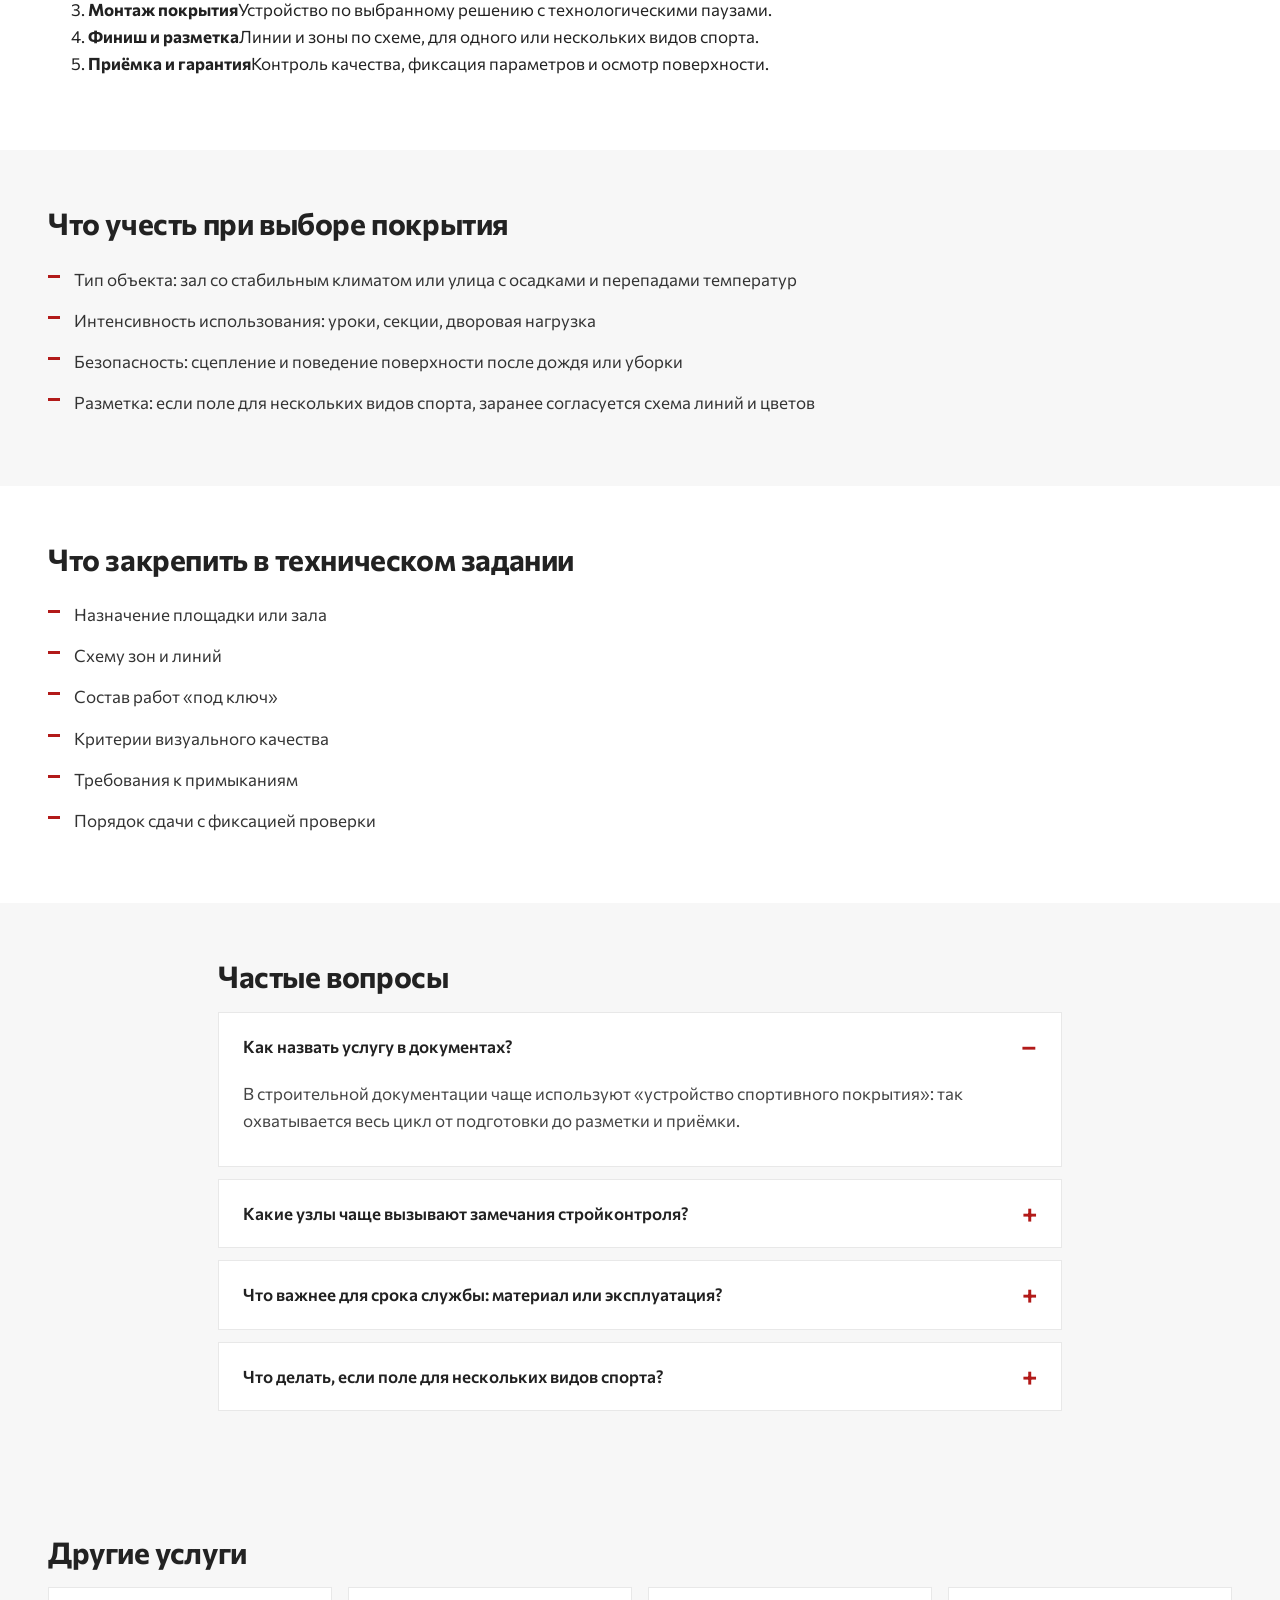
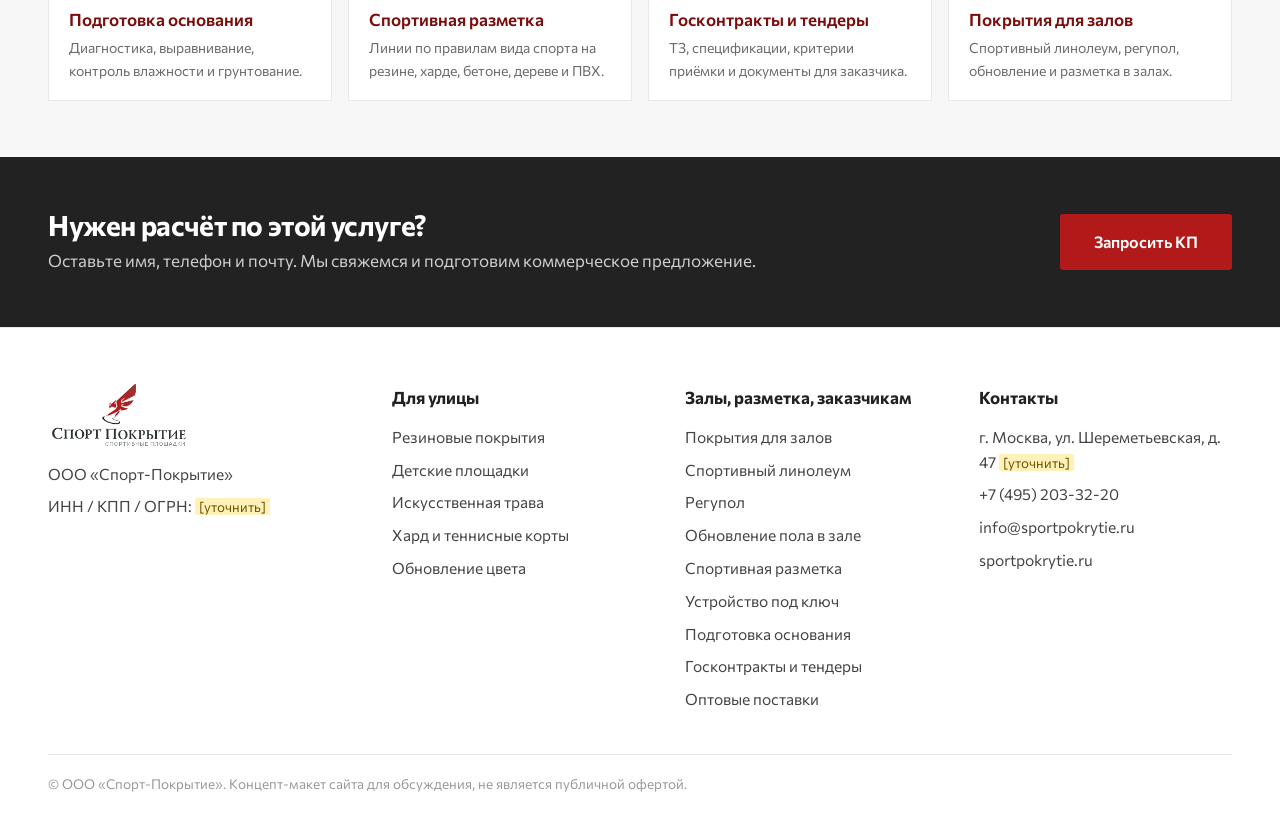
<file: services/ustroystvo-sportivnykh-pokrytiy.html>
<!DOCTYPE html>
<html lang="ru">
<head>
<meta charset="utf-8">
<meta name="viewport" content="width=device-width,initial-scale=1">
<title>Устройство спортивных покрытий под ключ — Спорт-Покрытие</title>
<meta name="description" content="Полный цикл работ на спортивных площадках и в залах: от обследования основания до покрытия, разметки и приёмки. Один подрядчик на всех этапах.">
<meta name="robots" content="noindex">
<link rel="icon" href="../assets/img/favicon.png">
<link rel="preconnect" href="https://fonts.googleapis.com"><link rel="preconnect" href="https://fonts.gstatic.com" crossorigin>
<link href="https://fonts.googleapis.com/css2?family=Commissioner:wght@400;500;600;700&display=swap&subset=cyrillic" rel="stylesheet">
<link rel="stylesheet" href="../assets/style.css">
</head>
<body>
<!-- КОНЦЕПТ-МАКЕТ. Пометки [уточнить] — данные, которых нет в материалах. -->
<div class="topbar"><div class="wrap">
  <div class="links"><a href="../index.html#audience">Заказчикам</a><a href="../index.html#stages">Этапы работ</a><a href="../index.html#example">Пример расчёта</a><a href="../index.html#docs">Документы</a><a href="../index.html#faq">Вопросы</a></div>
  <div class="right"><span class="mail"><a href="mailto:info@sportpokrytie.ru">info@sportpokrytie.ru</a></span><b><a href="tel:+74952033220">+7 (495) 203-32-20</a></b></div>
  <a class="cta" href="../index.html#form">Запросить КП</a>
</div></div>
<header class="main"><div class="wrap">
  <a class="logo" href="../index.html"><img src="../assets/img/logo.png" alt="Спорт-Покрытие — спортивные площадки"></a>
  <button class="burger" aria-label="Меню" onclick="document.getElementById('menu').classList.toggle('open')"><span></span><span></span><span></span></button>
  <nav class="menu" id="menu">
    <div class="dd"><a href="../index.html#services" onclick="if(innerWidth<=900){event.preventDefault();this.parentNode.classList.toggle('open')}">Услуги</a><div class="dd-panel"><div><h5>Для улицы</h5><a href="rezinovye-pokrytiya.html">Резиновые покрытия</a><a href="detskie-ploshchadki.html">Детские площадки</a><a href="iskusstvennaya-trava.html">Искусственная трава</a><a href="hard-tennisnye-korty.html">Хард и теннисные корты</a><a href="obnovlenie-tsveta.html">Обновление цвета</a></div><div><h5>Закрытые помещения</h5><a href="zakrytye-pomeshcheniya.html">Покрытия для залов</a><a href="sportivnyj-linoleum.html">Спортивный линолеум</a><a href="regupol.html">Регупол</a><a href="obnovlenie-zala.html">Обновление пола в зале</a></div><div><h5>Разметка и работы</h5><a href="razmetka.html">Спортивная разметка</a><a href="ustroystvo-sportivnykh-pokrytiy.html">Устройство под ключ</a><a href="podgotovka-osnovaniya.html">Подготовка основания</a></div><div><h5>Для заказчиков</h5><a href="goskontrakty.html">Госконтракты и тендеры</a><a href="optovye-postavki.html">Оптовые поставки</a></div></div></div>
    <a href="../index.html#audience">Заказчикам</a><a href="../index.html#stages">Этапы работ</a><a href="../index.html#example">Пример</a><a href="../index.html#docs">Гарантии</a><a href="../index.html#faq">Вопросы</a><a href="#contacts">Контакты</a>
  </nav>
</div></header>
<main id="top">
<div class="phero" style="background-image:url(../assets/img/photos/hero.jpg)"><div class="wrap">
  <div class="crumbs"><a href="../index.html">Главная</a> / <a href="../index.html#services">Услуги</a> / Устройство спортивных покрытий под ключ</div>
  <h1>Устройство спортивных покрытий под ключ</h1>
  <p>Полный цикл работ на спортивных площадках и в залах: от обследования основания до покрытия, разметки и приёмки. Один подрядчик на всех этапах.</p>
  <a class="btn" href="../index.html#form">Запросить КП</a>
</div></div>
<section class="psec"><div class="wrap"><h2>Где применяется</h2><ul class="lst"><li>Спортивные залы школ, вузов, секций и многофункциональных помещений</li><li>Уличные спортплощадки во дворах, на территориях учреждений и жилых комплексов</li><li>Универсальные зоны, где важны разметка и деление поля</li></ul></div></section><section class="psec alt"><div class="wrap"><h2>Какие покрытия выполняем</h2><table><thead><tr><th>Покрытие</th><th>Для чего</th></tr></thead><tbody><tr><td>Резиновая крошка</td><td>Травмобезопасность и амортизация на улице</td></tr><tr><td>ПВХ-покрытия</td><td>Гигиеничность и износостойкость в залах</td></tr><tr><td>Акриловый хард</td><td>Теннисные и баскетбольные корты</td></tr><tr><td>Регупол</td><td>Резиновое рулонное покрытие для тренажёрных залов</td></tr><tr><td>Искусственная трава</td><td>Футбол, мини-футбол, мультиспорт</td></tr><tr><td>Спортивная разметка</td><td>Линии по виду спорта на любом покрытии</td></tr></tbody></table></div></section><section class="psec"><div class="wrap"><h2>Что входит в работу под ключ</h2><ol class="steps"><li><b>Консультация и замер</b><span>Обследование площадки или зала, замеры, оценка основания и узлов примыканий.</span></li><li><b>Подготовка основания</b><span>Выравнивание, очистка, обеспыливание.</span></li><li><b>Монтаж покрытия</b><span>Устройство по выбранному решению с технологическими паузами.</span></li><li><b>Финиш и разметка</b><span>Линии и зоны по схеме, для одного или нескольких видов спорта.</span></li><li><b>Приёмка и гарантия</b><span>Контроль качества, фиксация параметров и осмотр поверхности.</span></li></ol></div></section><section class="psec alt"><div class="wrap"><h2>Что учесть при выборе покрытия</h2><ul class="lst"><li>Тип объекта: зал со стабильным климатом или улица с осадками и перепадами температур</li><li>Интенсивность использования: уроки, секции, дворовая нагрузка</li><li>Безопасность: сцепление и поведение поверхности после дождя или уборки</li><li>Разметка: если поле для нескольких видов спорта, заранее согласуется схема линий и цветов</li></ul></div></section><section class="psec"><div class="wrap"><h2>Что закрепить в техническом задании</h2><ul class="lst"><li>Назначение площадки или зала</li><li>Схему зон и линий</li><li>Состав работ «под ключ»</li><li>Критерии визуального качества</li><li>Требования к примыканиям</li><li>Порядок сдачи с фиксацией проверки</li></ul></div></section><section class="psec alt"><div class="wrap" style="max-width:900px"><h2>Частые вопросы</h2><details open><summary>Как назвать услугу в документах?</summary><p>В строительной документации чаще используют «устройство спортивного покрытия»: так охватывается весь цикл от подготовки до разметки и приёмки.</p></details><details><summary>Какие узлы чаще вызывают замечания стройконтроля?</summary><p>Примыкания: углы, стойки, закладные, пороги, переходы между зонами и цветами, участки повышенной нагрузки.</p></details><details><summary>Что важнее для срока службы: материал или эксплуатация?</summary><p>Работает связка: покрытие по назначению, качество работ и режим ухода.</p></details><details><summary>Что делать, если поле для нескольких видов спорта?</summary><p>Заранее определить основную дисциплину, приоритет линий и цветов и порядок пересечений.</p></details></div></section><section class="psec alt"><div class="wrap"><h2>Другие услуги</h2><div class="related"><a href="podgotovka-osnovaniya.html">Подготовка основания<small>Диагностика, выравнивание, контроль влажности и грунтование.</small></a><a href="razmetka.html">Спортивная разметка<small>Линии по правилам вида спорта на резине, харде, бетоне, дереве и ПВХ.</small></a><a href="goskontrakty.html">Госконтракты и тендеры<small>ТЗ, спецификации, критерии приёмки и документы для заказчика.</small></a><a href="zakrytye-pomeshcheniya.html">Покрытия для залов<small>Спортивный линолеум, регупол, обновление и разметка в залах.</small></a></div></div></section><div class="ctab"><div class="wrap"><div><h2>Нужен расчёт по этой услуге?</h2><p>Оставьте имя, телефон и почту. Мы свяжемся и подготовим коммерческое предложение.</p></div><a class="btn" href="../index.html#form">Запросить КП</a></div></div>
</main>
<footer id="contacts"><div class="wrap">
  <div class="cols">
    <div><a class="logo" href="../index.html"><img src="../assets/img/logo.png" alt="Спорт-Покрытие"></a><p>ООО «Спорт-Покрытие»</p><p>ИНН / КПП / ОГРН: <span class="mark">[уточнить]</span></p></div>
    <div><h4>Для улицы</h4><a href="rezinovye-pokrytiya.html">Резиновые покрытия</a><a href="detskie-ploshchadki.html">Детские площадки</a><a href="iskusstvennaya-trava.html">Искусственная трава</a><a href="hard-tennisnye-korty.html">Хард и теннисные корты</a><a href="obnovlenie-tsveta.html">Обновление цвета</a></div>
    <div><h4>Залы, разметка, заказчикам</h4><a href="zakrytye-pomeshcheniya.html">Покрытия для залов</a><a href="sportivnyj-linoleum.html">Спортивный линолеум</a><a href="regupol.html">Регупол</a><a href="obnovlenie-zala.html">Обновление пола в зале</a><a href="razmetka.html">Спортивная разметка</a><a href="ustroystvo-sportivnykh-pokrytiy.html">Устройство под ключ</a><a href="podgotovka-osnovaniya.html">Подготовка основания</a><a href="goskontrakty.html">Госконтракты и тендеры</a><a href="optovye-postavki.html">Оптовые поставки</a></div>
    <div><h4>Контакты</h4><p>г. Москва, ул. Шереметьевская, д. 47 <span class="mark">[уточнить]</span></p><a href="tel:+74952033220">+7 (495) 203-32-20</a><a href="mailto:info@sportpokrytie.ru">info@sportpokrytie.ru</a><a href="https://sportpokrytie.ru/">sportpokrytie.ru</a></div>
  </div>
  <div class="copy">© ООО «Спорт-Покрытие». Концепт-макет сайта для обсуждения, не является публичной офертой.</div>
</div></footer>
</body></html>
</file>
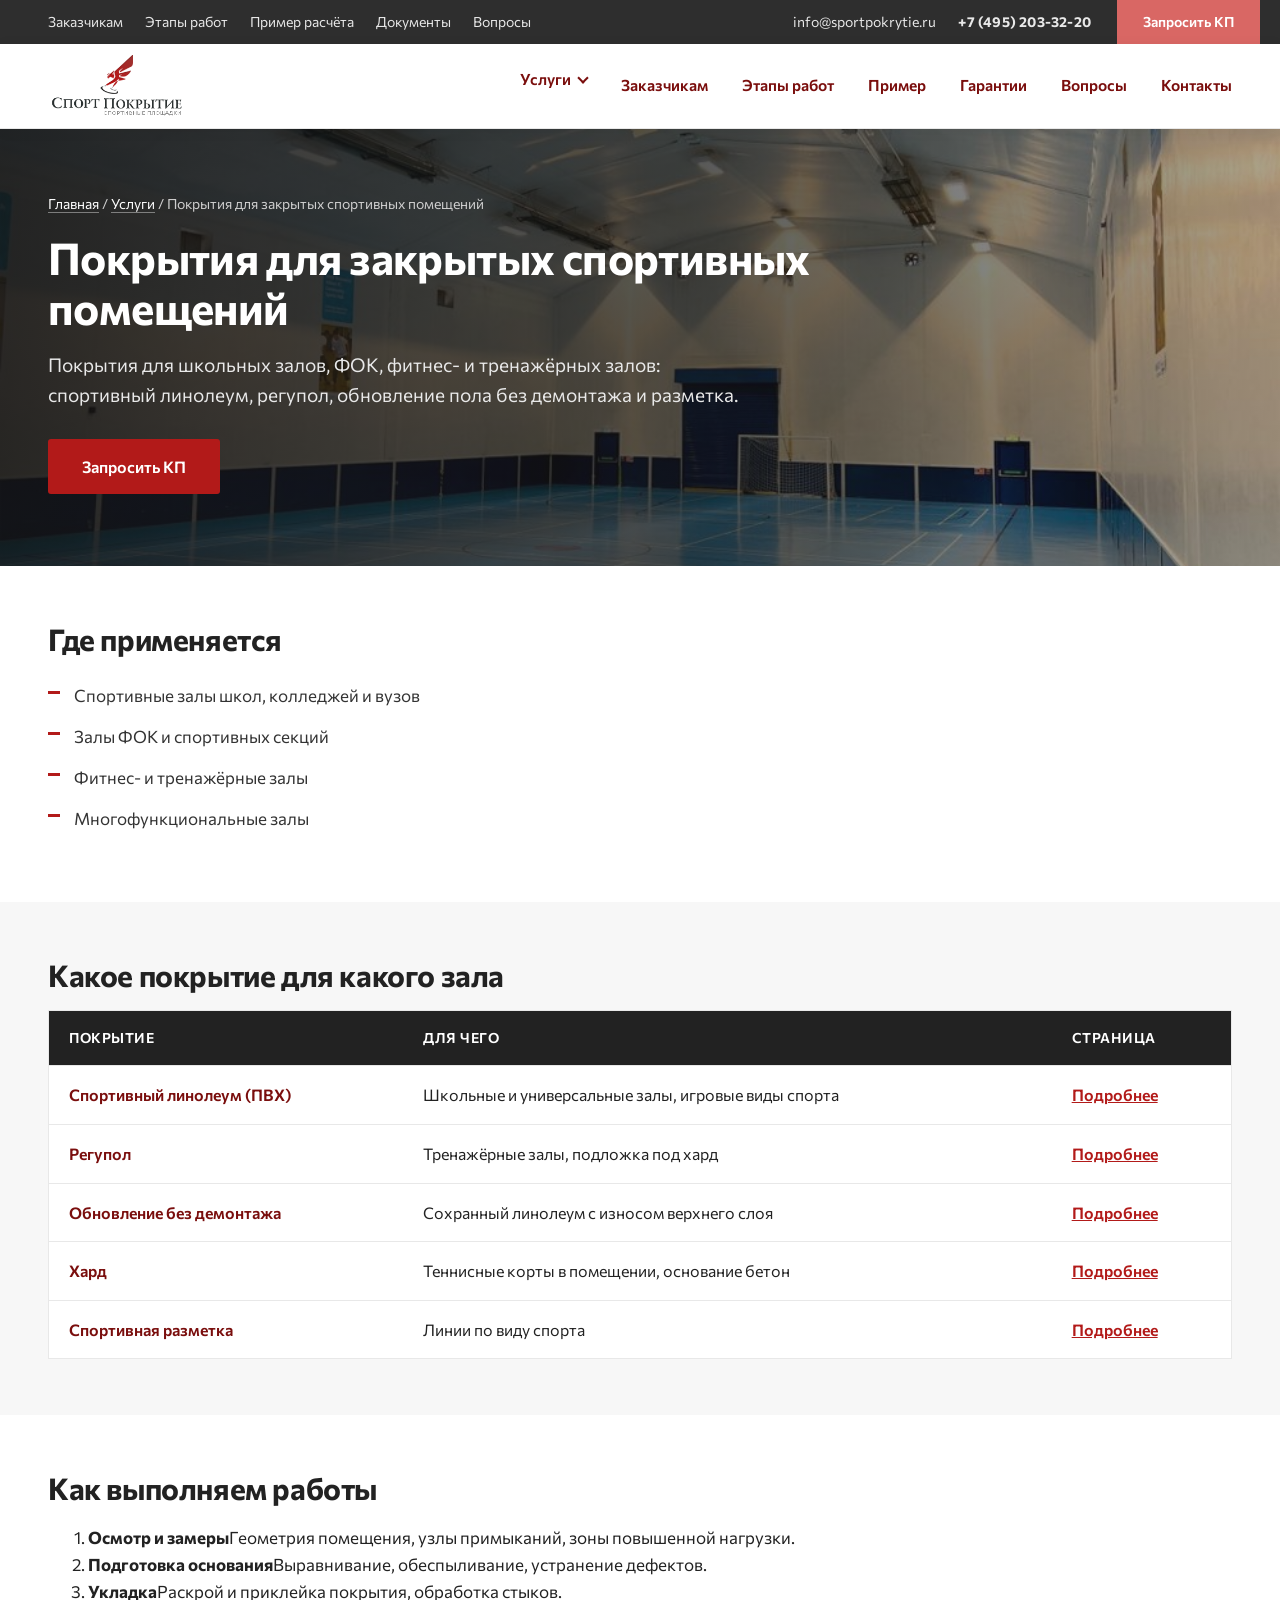
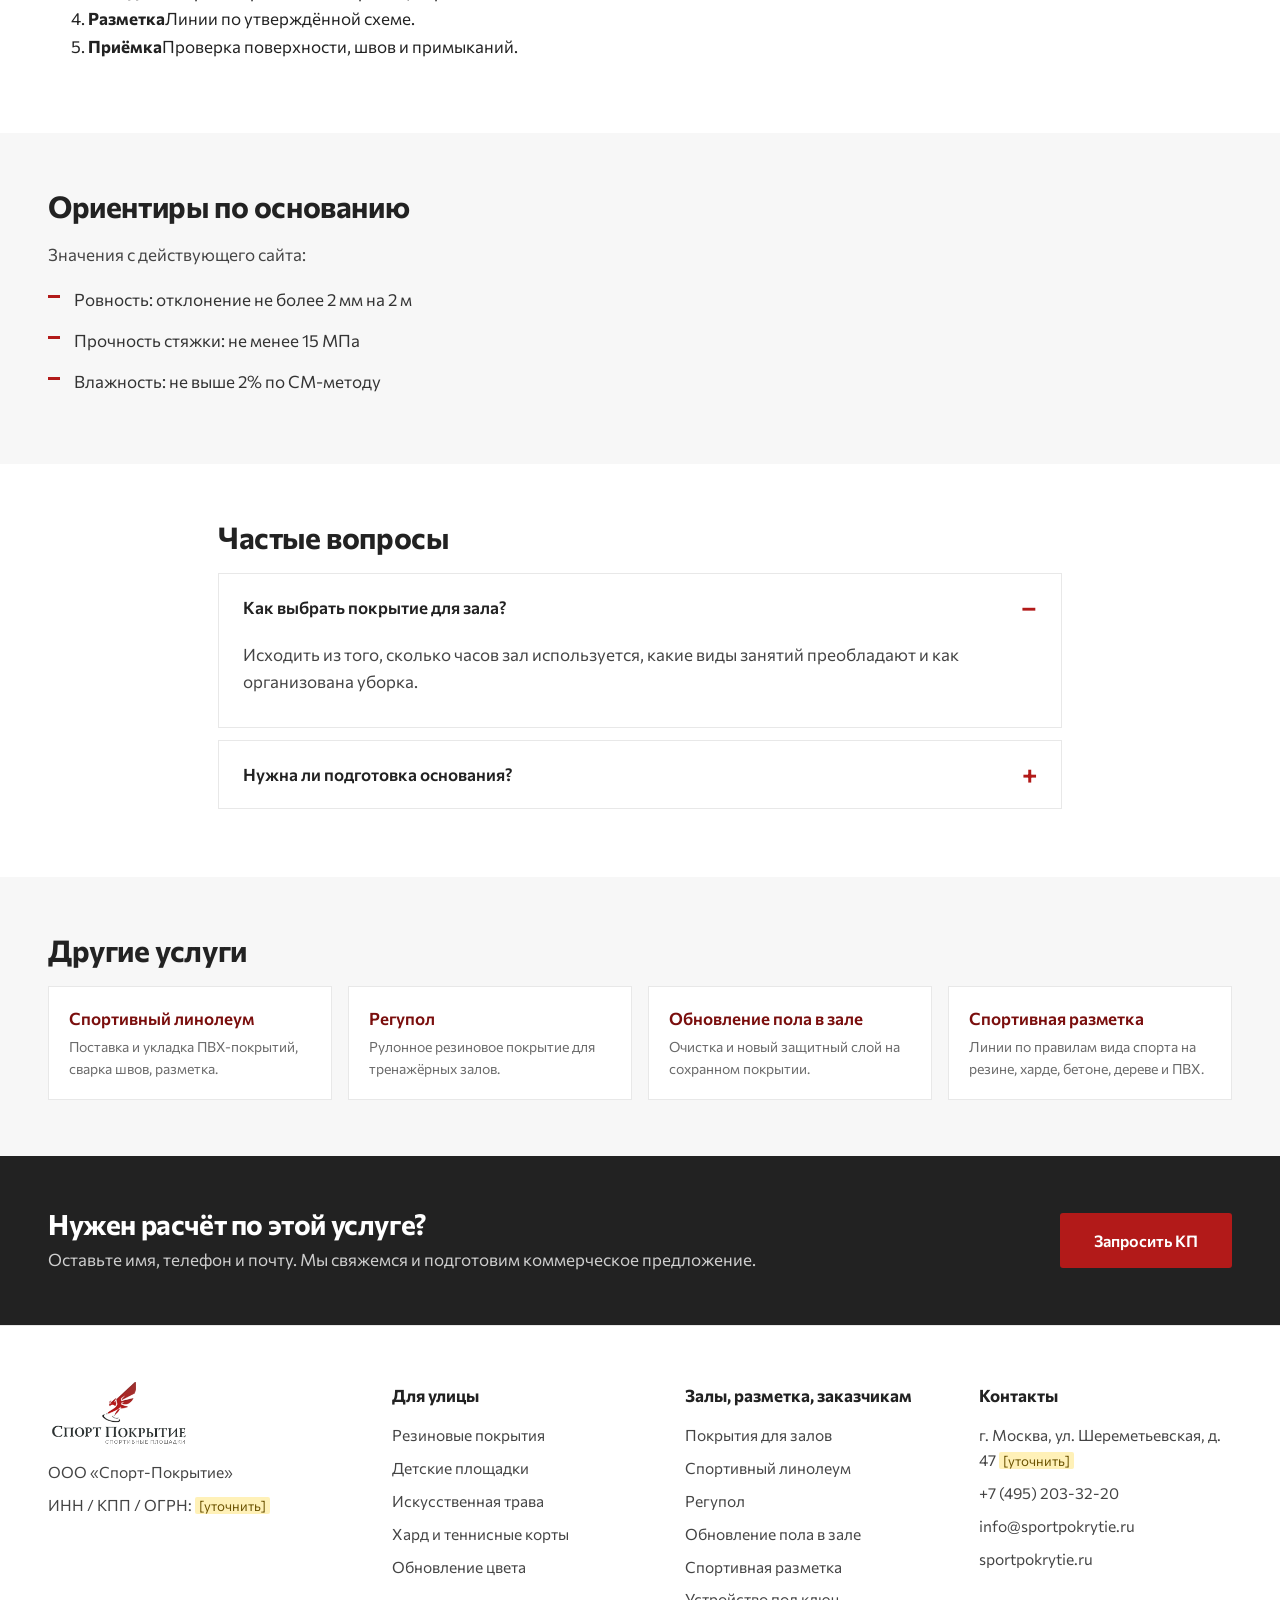
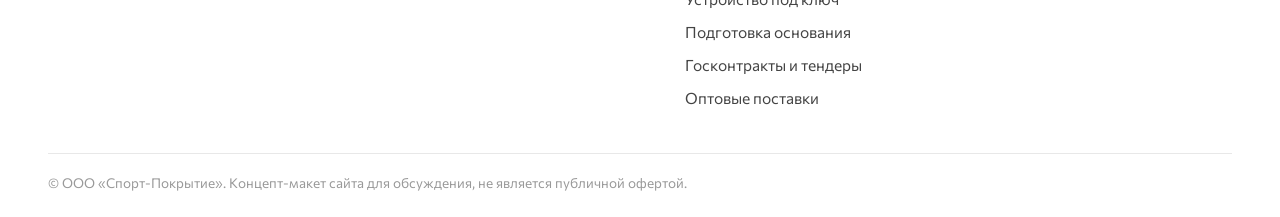
<file: services/zakrytye-pomeshcheniya.html>
<!DOCTYPE html>
<html lang="ru">
<head>
<meta charset="utf-8">
<meta name="viewport" content="width=device-width,initial-scale=1">
<title>Покрытия для закрытых спортивных помещений — Спорт-Покрытие</title>
<meta name="description" content="Покрытия для школьных залов, ФОК, фитнес- и тренажёрных залов: спортивный линолеум, регупол, обновление пола без демонтажа и разметка.">
<meta name="robots" content="noindex">
<link rel="icon" href="../assets/img/favicon.png">
<link rel="preconnect" href="https://fonts.googleapis.com"><link rel="preconnect" href="https://fonts.gstatic.com" crossorigin>
<link href="https://fonts.googleapis.com/css2?family=Commissioner:wght@400;500;600;700&display=swap&subset=cyrillic" rel="stylesheet">
<link rel="stylesheet" href="../assets/style.css">
</head>
<body>
<!-- КОНЦЕПТ-МАКЕТ. Пометки [уточнить] — данные, которых нет в материалах. -->
<div class="topbar"><div class="wrap">
  <div class="links"><a href="../index.html#audience">Заказчикам</a><a href="../index.html#stages">Этапы работ</a><a href="../index.html#example">Пример расчёта</a><a href="../index.html#docs">Документы</a><a href="../index.html#faq">Вопросы</a></div>
  <div class="right"><span class="mail"><a href="mailto:info@sportpokrytie.ru">info@sportpokrytie.ru</a></span><b><a href="tel:+74952033220">+7 (495) 203-32-20</a></b></div>
  <a class="cta" href="../index.html#form">Запросить КП</a>
</div></div>
<header class="main"><div class="wrap">
  <a class="logo" href="../index.html"><img src="../assets/img/logo.png" alt="Спорт-Покрытие — спортивные площадки"></a>
  <button class="burger" aria-label="Меню" onclick="document.getElementById('menu').classList.toggle('open')"><span></span><span></span><span></span></button>
  <nav class="menu" id="menu">
    <div class="dd"><a href="../index.html#services" onclick="if(innerWidth<=900){event.preventDefault();this.parentNode.classList.toggle('open')}">Услуги</a><div class="dd-panel"><div><h5>Для улицы</h5><a href="rezinovye-pokrytiya.html">Резиновые покрытия</a><a href="detskie-ploshchadki.html">Детские площадки</a><a href="iskusstvennaya-trava.html">Искусственная трава</a><a href="hard-tennisnye-korty.html">Хард и теннисные корты</a><a href="obnovlenie-tsveta.html">Обновление цвета</a></div><div><h5>Закрытые помещения</h5><a href="zakrytye-pomeshcheniya.html">Покрытия для залов</a><a href="sportivnyj-linoleum.html">Спортивный линолеум</a><a href="regupol.html">Регупол</a><a href="obnovlenie-zala.html">Обновление пола в зале</a></div><div><h5>Разметка и работы</h5><a href="razmetka.html">Спортивная разметка</a><a href="ustroystvo-sportivnykh-pokrytiy.html">Устройство под ключ</a><a href="podgotovka-osnovaniya.html">Подготовка основания</a></div><div><h5>Для заказчиков</h5><a href="goskontrakty.html">Госконтракты и тендеры</a><a href="optovye-postavki.html">Оптовые поставки</a></div></div></div>
    <a href="../index.html#audience">Заказчикам</a><a href="../index.html#stages">Этапы работ</a><a href="../index.html#example">Пример</a><a href="../index.html#docs">Гарантии</a><a href="../index.html#faq">Вопросы</a><a href="#contacts">Контакты</a>
  </nav>
</div></header>
<main id="top">
<div class="phero" style="background-image:url(../assets/img/photos/hall-blue.jpg)"><div class="wrap">
  <div class="crumbs"><a href="../index.html">Главная</a> / <a href="../index.html#services">Услуги</a> / Покрытия для закрытых спортивных помещений</div>
  <h1>Покрытия для закрытых спортивных помещений</h1>
  <p>Покрытия для школьных залов, ФОК, фитнес- и тренажёрных залов: спортивный линолеум, регупол, обновление пола без демонтажа и разметка.</p>
  <a class="btn" href="../index.html#form">Запросить КП</a>
</div></div>
<section class="psec"><div class="wrap"><h2>Где применяется</h2><ul class="lst"><li>Спортивные залы школ, колледжей и вузов</li><li>Залы ФОК и спортивных секций</li><li>Фитнес- и тренажёрные залы</li><li>Многофункциональные залы</li></ul></div></section><section class="psec alt"><div class="wrap"><h2>Какое покрытие для какого зала</h2><table><thead><tr><th>Покрытие</th><th>Для чего</th><th>Страница</th></tr></thead><tbody><tr><td>Спортивный линолеум (ПВХ)</td><td>Школьные и универсальные залы, игровые виды спорта</td><td><a href="sportivnyj-linoleum.html">Подробнее</a></td></tr><tr><td>Регупол</td><td>Тренажёрные залы, подложка под хард</td><td><a href="regupol.html">Подробнее</a></td></tr><tr><td>Обновление без демонтажа</td><td>Сохранный линолеум с износом верхнего слоя</td><td><a href="obnovlenie-zala.html">Подробнее</a></td></tr><tr><td>Хард</td><td>Теннисные корты в помещении, основание бетон</td><td><a href="hard-tennisnye-korty.html">Подробнее</a></td></tr><tr><td>Спортивная разметка</td><td>Линии по виду спорта</td><td><a href="razmetka.html">Подробнее</a></td></tr></tbody></table></div></section><section class="psec"><div class="wrap"><h2>Как выполняем работы</h2><ol class="steps"><li><b>Осмотр и замеры</b><span>Геометрия помещения, узлы примыканий, зоны повышенной нагрузки.</span></li><li><b>Подготовка основания</b><span>Выравнивание, обеспыливание, устранение дефектов.</span></li><li><b>Укладка</b><span>Раскрой и приклейка покрытия, обработка стыков.</span></li><li><b>Разметка</b><span>Линии по утверждённой схеме.</span></li><li><b>Приёмка</b><span>Проверка поверхности, швов и примыканий.</span></li></ol></div></section><section class="psec alt"><div class="wrap"><h2>Ориентиры по основанию</h2><p>Значения с действующего сайта:</p><ul class="lst"><li>Ровность: отклонение не более 2 мм на 2 м</li><li>Прочность стяжки: не менее 15 МПа</li><li>Влажность: не выше 2% по CM-методу</li></ul></div></section><section class="psec"><div class="wrap" style="max-width:900px"><h2>Частые вопросы</h2><details open><summary>Как выбрать покрытие для зала?</summary><p>Исходить из того, сколько часов зал используется, какие виды занятий преобладают и как организована уборка.</p></details><details><summary>Нужна ли подготовка основания?</summary><p>В большинстве случаев да. Линолеум «показывает» основание: перепады и нестабильные участки быстро становятся заметны.</p></details></div></section><section class="psec alt"><div class="wrap"><h2>Другие услуги</h2><div class="related"><a href="sportivnyj-linoleum.html">Спортивный линолеум<small>Поставка и укладка ПВХ-покрытий, сварка швов, разметка.</small></a><a href="regupol.html">Регупол<small>Рулонное резиновое покрытие для тренажёрных залов.</small></a><a href="obnovlenie-zala.html">Обновление пола в зале<small>Очистка и новый защитный слой на сохранном покрытии.</small></a><a href="razmetka.html">Спортивная разметка<small>Линии по правилам вида спорта на резине, харде, бетоне, дереве и ПВХ.</small></a></div></div></section><div class="ctab"><div class="wrap"><div><h2>Нужен расчёт по этой услуге?</h2><p>Оставьте имя, телефон и почту. Мы свяжемся и подготовим коммерческое предложение.</p></div><a class="btn" href="../index.html#form">Запросить КП</a></div></div>
</main>
<footer id="contacts"><div class="wrap">
  <div class="cols">
    <div><a class="logo" href="../index.html"><img src="../assets/img/logo.png" alt="Спорт-Покрытие"></a><p>ООО «Спорт-Покрытие»</p><p>ИНН / КПП / ОГРН: <span class="mark">[уточнить]</span></p></div>
    <div><h4>Для улицы</h4><a href="rezinovye-pokrytiya.html">Резиновые покрытия</a><a href="detskie-ploshchadki.html">Детские площадки</a><a href="iskusstvennaya-trava.html">Искусственная трава</a><a href="hard-tennisnye-korty.html">Хард и теннисные корты</a><a href="obnovlenie-tsveta.html">Обновление цвета</a></div>
    <div><h4>Залы, разметка, заказчикам</h4><a href="zakrytye-pomeshcheniya.html">Покрытия для залов</a><a href="sportivnyj-linoleum.html">Спортивный линолеум</a><a href="regupol.html">Регупол</a><a href="obnovlenie-zala.html">Обновление пола в зале</a><a href="razmetka.html">Спортивная разметка</a><a href="ustroystvo-sportivnykh-pokrytiy.html">Устройство под ключ</a><a href="podgotovka-osnovaniya.html">Подготовка основания</a><a href="goskontrakty.html">Госконтракты и тендеры</a><a href="optovye-postavki.html">Оптовые поставки</a></div>
    <div><h4>Контакты</h4><p>г. Москва, ул. Шереметьевская, д. 47 <span class="mark">[уточнить]</span></p><a href="tel:+74952033220">+7 (495) 203-32-20</a><a href="mailto:info@sportpokrytie.ru">info@sportpokrytie.ru</a><a href="https://sportpokrytie.ru/">sportpokrytie.ru</a></div>
  </div>
  <div class="copy">© ООО «Спорт-Покрытие». Концепт-макет сайта для обсуждения, не является публичной офертой.</div>
</div></footer>
</body></html>
</file>
<file: assets/style.css>
:root{--graphite:#222222;--dark:#2E2E2E;--maroon:#7A0E0D;--red:#B21A19;--salmon:#D96764;--bg:#F7F7F7;--line:#E8E8E8;--muted:#6A6A6A;--w:1240px}
*{box-sizing:border-box}html{scroll-behavior:smooth;scroll-padding-top:110px}
body{margin:0;font-family:"Commissioner",system-ui,-apple-system,"Segoe UI",Roboto,Arial,sans-serif;color:var(--graphite);background:#fff;line-height:1.6;font-size:17px;-webkit-font-smoothing:antialiased}
img{max-width:100%;display:block}a{color:inherit}
.wrap{max-width:var(--w);margin:0 auto;padding:0 28px}
/* верхняя полоса */
.topbar{background:var(--dark);color:#fff;font-size:14px}
.topbar .wrap{display:flex;align-items:center;gap:26px;min-height:44px}
.topbar a{text-decoration:none;color:#E8E8E8}.topbar a:hover{color:var(--salmon)}
.topbar .links{display:flex;gap:22px}
.topbar .right{margin-left:auto;display:flex;align-items:center;gap:22px}
.topbar b{font-weight:700;letter-spacing:.2px}
.topbar .cta{align-self:stretch;display:flex;align-items:center;background:var(--salmon);color:#fff;padding:0 26px;font-weight:600;margin-right:-28px}
.topbar .cta:hover{background:var(--red);color:#fff}
/* шапка */
header.main{background:#fff;border-bottom:1px solid var(--line);position:sticky;top:0;z-index:30;box-shadow:0 2px 14px rgba(0,0,0,.05)}
header.main .wrap{display:flex;align-items:center;gap:40px;min-height:84px}
.logo img{height:62px;width:auto}
nav.menu{display:flex;gap:34px;margin-left:auto}
nav.menu a{text-decoration:none;color:var(--maroon);font-weight:600;font-size:15.5px;padding:8px 0;border-bottom:2px solid transparent}
nav.menu a:hover{border-color:var(--salmon)}
.burger{display:none;background:none;border:0;padding:8px;cursor:pointer;margin-left:auto}
.burger span{display:block;width:26px;height:3px;background:var(--maroon);margin:5px 0;border-radius:2px}
/* кнопки */
.btn{display:inline-block;background:var(--red);color:#fff;text-decoration:none;font-weight:600;font-size:16px;padding:15px 34px;border-radius:3px;border:0;cursor:pointer;font-family:inherit;transition:background .2s}
.btn:hover{background:var(--maroon)}
.btn.line{background:transparent;border:1.5px solid rgba(255,255,255,.8)}.btn.line:hover{background:rgba(255,255,255,.14)}
.btn.salmon{background:var(--salmon)}.btn.salmon:hover{background:var(--red)}
/* первый экран */
.hero{position:relative;color:#fff;background:#222 url(img/photos/hero.jpg) center/cover no-repeat}
.hero:before{content:"";position:absolute;inset:0;background:linear-gradient(90deg,rgba(20,20,20,.88) 0%,rgba(20,20,20,.62) 55%,rgba(20,20,20,.25) 100%)}
.hero .wrap{position:relative;padding-top:104px;padding-bottom:104px}
.hero h1{font-size:54px;line-height:1.1;font-weight:700;margin:0 0 22px;max-width:760px;letter-spacing:-.8px}
.hero p{font-size:20px;max-width:640px;margin:0 0 36px;color:#E8E8E8}
.hero .cta{display:flex;gap:16px;flex-wrap:wrap}
.strip{position:relative;border-top:1px solid rgba(255,255,255,.35);background:rgba(20,20,20,.55)}
.strip .wrap{display:grid;grid-template-columns:repeat(4,1fr);padding-top:0;padding-bottom:0}
.strip div{padding:20px 24px;border-left:1px solid rgba(255,255,255,.25);font-size:15px;line-height:1.4;color:#E8E8E8}
.strip div:first-child{border-left:0;padding-left:0}
.strip b{display:block;color:#fff;font-size:16px;margin-bottom:2px}
/* секции */
section{padding:84px 0}section.alt{background:var(--bg)}
h2{font-size:36px;line-height:1.15;margin:0 0 14px;font-weight:700;letter-spacing:-.4px}
.sub{color:var(--muted);max-width:760px;margin:0 0 44px;font-size:18px}
.grid{display:grid;gap:22px}.g2{grid-template-columns:repeat(2,1fr)}.g3{grid-template-columns:repeat(3,1fr)}.g4{grid-template-columns:repeat(4,1fr)}.g5{grid-template-columns:repeat(5,1fr)}
/* плитки сфер применения */
.tile{background:#fff;border:1px solid var(--line);box-shadow:0 8px 28px rgba(0,0,0,.07);padding:28px 18px 24px;text-align:center;font-weight:600;font-size:17px;line-height:1.3;display:flex;flex-direction:column;align-items:center;gap:14px;min-height:170px;justify-content:center}
.tile svg{width:60px;height:60px;stroke:var(--red);fill:none;stroke-width:2;stroke-linecap:round;stroke-linejoin:round}
/* тёмные блоки */
.dark{background:var(--graphite);color:#fff;position:relative;overflow:hidden}
.dark.photo:before{content:"";position:absolute;inset:0;background:url(img/photos/base.jpg) center/cover;opacity:.18}
.dark .wrap{position:relative}
.dark h2{color:#fff}.dark .sub{color:#C9C9C9}
.adv{display:grid;grid-template-columns:repeat(4,1fr);gap:26px}
.adv div{border-top:3px solid var(--salmon);padding-top:18px}
.adv b{display:block;font-size:20px;margin-bottom:8px}.adv span{color:#D2D2D2;font-size:16px;line-height:1.5;display:block}
/* карточки с фото */
.pcard{position:relative;display:block;min-height:320px;color:#fff;background:#333 center/cover;border-radius:4px;overflow:hidden;text-decoration:none}
.pcard:before{content:"";position:absolute;inset:0;background:linear-gradient(180deg,rgba(0,0,0,.05) 30%,rgba(20,20,20,.88) 100%)}
.pcard div{position:absolute;left:0;right:0;bottom:0;padding:22px 24px}
.pcard b{display:block;font-size:22px;line-height:1.2;margin-bottom:6px}.pcard span{font-size:15px;color:#E4E4E4;line-height:1.4;display:block}
/* таблица */
table{width:100%;border-collapse:collapse;background:#fff;border:1px solid var(--line);font-size:16px}
th,td{padding:16px 20px;text-align:left;vertical-align:top;border-bottom:1px solid var(--line)}
th{background:var(--graphite);color:#fff;font-weight:600;font-size:14px;text-transform:uppercase;letter-spacing:.5px}
td:first-child{font-weight:600;color:var(--maroon);width:30%}tr:last-child td{border-bottom:0}
.card{background:#fff;border:1px solid var(--line);box-shadow:0 8px 28px rgba(0,0,0,.05);padding:28px}
.card h3{margin:0 0 10px;font-size:20px;color:var(--maroon)}.card p{margin:0;color:var(--muted);font-size:16px}
ul.check{list-style:none;padding:0;margin:0}ul.check li{padding:7px 0 7px 28px;position:relative;font-size:16px;color:#444}
ul.check li:before{content:"";position:absolute;left:0;top:15px;width:12px;height:7px;border-left:3px solid var(--red);border-bottom:3px solid var(--red);transform:rotate(-45deg)}
/* этапы */
.stages{display:grid;grid-template-columns:repeat(3,1fr);gap:44px 36px}
.stages .n{font-size:56px;font-weight:700;color:var(--salmon);line-height:1;margin-bottom:10px}
.stages b{display:block;text-transform:uppercase;font-size:15px;letter-spacing:.6px;margin-bottom:8px}
.stages span{color:#D2D2D2;font-size:16px;line-height:1.5;display:block}
/* галерея */
.gal{display:grid;grid-template-columns:repeat(3,1fr);gap:16px}
.gal figure{margin:0;position:relative;overflow:hidden}.gal img{width:100%;aspect-ratio:4/3;object-fit:cover;transition:transform .4s}
.gal figure:hover img{transform:scale(1.04)}
.gal figcaption{font-size:15px;color:var(--muted);margin-top:8px}
/* пример */
.example{display:grid;grid-template-columns:1.1fr .9fr;gap:0;background:#fff;border:1px solid var(--line);box-shadow:0 8px 28px rgba(0,0,0,.07)}
.example img{width:100%;height:100%;object-fit:cover;min-height:340px}
.example .body{padding:40px}
.kv{display:grid;grid-template-columns:repeat(3,1fr);gap:16px;margin:22px 0}
.kv div{border-left:3px solid var(--red);padding-left:14px}.kv b{display:block;font-size:28px;color:var(--maroon);line-height:1.15}.kv span{font-size:14px;color:var(--muted)}
/* faq */
details{background:#fff;border:1px solid var(--line);margin-bottom:12px}
summary{cursor:pointer;padding:20px 24px;font-weight:600;list-style:none;font-size:17px}
summary::-webkit-details-marker{display:none}
summary:after{content:"+";float:right;color:var(--red);font-size:26px;line-height:1}details[open] summary:after{content:"–"}
details p{margin:0;padding:0 24px 22px;color:var(--muted)}
/* форма */
.formsec .box{display:grid;grid-template-columns:1fr 1fr;gap:56px;align-items:center}
.formsec h2{font-size:34px}
.fields{display:grid;gap:16px;max-width:460px}
.fields input{font:inherit;padding:15px 16px;border:1px solid #CFCFCF;border-radius:2px;width:100%;background:#fff}
.fields input:focus{outline:2px solid var(--salmon);border-color:var(--salmon)}
.fields small{color:var(--muted);font-size:14px}
.formsec img{width:100%;aspect-ratio:4/3;object-fit:cover}
.mark{background:#FFF1B8;color:#6B5200;border-radius:2px;padding:0 4px;font-size:.86em;white-space:nowrap}
.dark .mark,.hero .mark,.strip .mark{background:rgba(255,241,184,.95)!important;color:#6B5200!important;display:inline!important}.topbar .cta{white-space:nowrap}
/* подвал */
footer{border-top:1px solid var(--line);padding:56px 0 24px}
footer .cols{display:grid;grid-template-columns:1.2fr 1fr 1fr 1fr;gap:40px}
footer h4{margin:0 0 14px;font-size:17px}
footer p,footer a{display:block;margin:0 0 8px;color:#444;font-size:15.5px;text-decoration:none}footer a:hover{color:var(--red)}
footer .logo img{height:64px;margin-bottom:14px}
footer .copy{margin-top:34px;padding-top:18px;border-top:1px solid var(--line);font-size:13.5px;color:#999}
@media(max-width:1100px){nav.menu{gap:20px}.hero h1{font-size:44px}.g5{grid-template-columns:repeat(3,1fr)}.adv,.g4{grid-template-columns:repeat(2,1fr)}}
@media(max-width:900px){.topbar .links{display:none}.topbar .right{margin-left:0;width:100%;justify-content:space-between}.topbar .cta{margin-right:-28px}
 header.main .wrap{gap:12px;min-height:72px}.logo img{height:52px}.burger{display:block}
 nav.menu{display:none;position:absolute;top:100%;left:0;right:0;background:#fff;flex-direction:column;gap:0;padding:8px 28px 16px;border-bottom:1px solid var(--line);box-shadow:0 12px 20px rgba(0,0,0,.08)}
 nav.menu.open{display:flex}nav.menu a{padding:14px 0;border-bottom:1px solid var(--line)}
 .g3,.stages,.gal{grid-template-columns:repeat(2,1fr)}.strip .wrap{grid-template-columns:repeat(2,1fr)}.strip div:nth-child(3){border-left:0;padding-left:0}
 .example,.formsec .box{grid-template-columns:1fr}.formsec .box{gap:32px}footer .cols{grid-template-columns:1fr 1fr}.hero .wrap{padding-top:72px;padding-bottom:72px}}
@media(max-width:620px){body{font-size:16px}.wrap{padding:0 18px}.topbar .right span.mail{display:none}.topbar .cta{padding:0 16px;margin-right:-18px}
 h2{font-size:28px}section{padding:56px 0}.hero h1{font-size:34px}.hero p{font-size:17px}.hero .wrap{padding-top:52px;padding-bottom:52px}
 .g2,.g3,.g4,.stages,.gal,.adv{grid-template-columns:1fr}.g5{grid-template-columns:repeat(2,1fr)}.tile{min-height:140px;padding:20px 10px;font-size:15px}.tile svg{width:46px;height:46px}
 .strip .wrap{grid-template-columns:1fr}.strip div{border-left:0;padding-left:0;border-top:1px solid rgba(255,255,255,.2)}.strip div:first-child{border-top:0}
 .example .body{padding:24px}.kv{grid-template-columns:1fr}footer .cols{grid-template-columns:1fr}
 table,thead,tbody,tr,th,td{display:block}thead{display:none}td:first-child{width:auto;border-bottom:0;padding-bottom:0}td{padding:8px 18px}tr{border-bottom:1px solid var(--line);padding:10px 0}
 .pcard{min-height:260px}.stages .n{font-size:44px}}
/* ===== услуги: выпадающее меню, страницы услуг ===== */
nav.menu .dd{position:relative}
nav.menu .dd>a:after{content:"";display:inline-block;width:6px;height:6px;border-right:2px solid var(--maroon);border-bottom:2px solid var(--maroon);transform:rotate(45deg);margin:0 0 3px 8px}
.dd-panel{display:none;position:absolute;left:-120px;top:100%;background:#fff;border:1px solid var(--line);box-shadow:0 18px 36px rgba(0,0,0,.14);padding:26px 30px;grid-template-columns:repeat(4,200px);gap:26px;z-index:40}
.dd:hover .dd-panel,.dd:focus-within .dd-panel,.dd.open .dd-panel{display:grid}
.dd-panel h5{margin:0 0 10px;font-size:13px;text-transform:uppercase;letter-spacing:.6px;color:var(--red)}
.dd-panel a{display:block;padding:5px 0;font-size:15px;font-weight:500;color:var(--graphite);border:0}
.dd-panel a:hover{color:var(--red);border:0}
.tile{text-decoration:none;color:inherit;transition:box-shadow .2s,transform .2s}.tile:hover{box-shadow:0 12px 32px rgba(0,0,0,.14);transform:translateY(-2px)}
.crumbs{font-size:14px;color:#cfcfcf;margin-bottom:18px}.crumbs a{color:#fff;text-decoration:none;border-bottom:1px solid rgba(255,255,255,.4)}
.phero{position:relative;color:#fff;background:#222 center/cover no-repeat}
.phero:before{content:"";position:absolute;inset:0;background:linear-gradient(90deg,rgba(20,20,20,.9) 0%,rgba(20,20,20,.7) 55%,rgba(20,20,20,.35) 100%)}
.phero .wrap{position:relative;padding-top:64px;padding-bottom:72px}
.phero h1{font-size:44px;line-height:1.12;margin:0 0 18px;max-width:820px;letter-spacing:-.6px}
.phero p{font-size:19px;color:#E8E8E8;max-width:720px;margin:0 0 28px}
.psec{padding:56px 0}.psec.alt{background:var(--bg)}
.psec h2{font-size:30px;margin-bottom:18px}
.psec p{max-width:820px;color:#444;margin:0 0 10px}
.cols2{display:grid;grid-template-columns:2fr 1fr;gap:48px;align-items:start}
.aside{position:sticky;top:110px;background:var(--bg);border:1px solid var(--line);padding:26px}
.aside h3{margin:0 0 10px;font-size:19px;color:var(--maroon)}.aside p{font-size:15.5px;color:#555;margin:0 0 16px}
.aside a.rel{display:block;padding:9px 0;border-top:1px solid var(--line);text-decoration:none;color:var(--graphite);font-weight:600;font-size:15.5px}.aside a.rel:hover{color:var(--red)}
.fcards{display:grid;grid-template-columns:repeat(2,1fr);gap:18px}
.fcards .card h3{font-size:18px}
.fcards.three{grid-template-columns:repeat(3,1fr)}
.lst{margin:0 0 6px;padding:0;list-style:none}.lst li{padding:7px 0 7px 26px;position:relative;color:#333}
.lst li:before{content:"";position:absolute;left:0;top:16px;width:12px;height:3px;background:var(--red)}
.pnote{background:#fff;border-left:4px solid var(--salmon);padding:16px 20px;color:#444;margin:18px 0}
.psec table{margin-top:6px}.psec td a{color:var(--red);font-weight:600}
.pcases{display:grid;grid-template-columns:repeat(3,1fr);gap:18px}
.pcases .card{border-top:3px solid var(--red)}.pcases b{display:block;color:var(--maroon);font-size:17px;margin-bottom:6px;line-height:1.3}.pcases span{color:#555;font-size:15.5px}
.related{display:grid;grid-template-columns:repeat(4,1fr);gap:16px}
.related a{display:block;border:1px solid var(--line);padding:18px 20px;text-decoration:none;font-weight:600;color:var(--maroon);background:#fff}.related a:hover{border-color:var(--red)}
.related small{display:block;font-weight:400;color:var(--muted);font-size:14px;margin-top:4px}
.ctab{background:var(--graphite);color:#fff;padding:52px 0}.ctab .wrap{display:flex;align-items:center;justify-content:space-between;gap:30px;flex-wrap:wrap}.ctab h2{color:#fff;margin:0 0 6px;font-size:28px}.ctab p{color:#cfcfcf;margin:0}
.svc-grid{display:grid;grid-template-columns:repeat(4,1fr);gap:18px}
.chips{display:flex;flex-wrap:wrap;gap:10px;margin-top:26px}.chips a{border:1px solid #CFCFCF;background:#fff;padding:9px 16px;text-decoration:none;font-weight:600;font-size:15px;color:var(--maroon)}.chips a:hover{border-color:var(--red);color:var(--red)}
.gal3{display:grid;grid-template-columns:repeat(3,1fr);gap:16px}.gal3 img{width:100%;aspect-ratio:4/3;object-fit:cover}.gal3 figcaption{font-size:14.5px;color:var(--muted);margin-top:6px}.gal3 figure{margin:0}
@media(max-width:1100px){.dd-panel{grid-template-columns:repeat(2,200px);left:-200px}.related,.svc-grid{grid-template-columns:repeat(2,1fr)}.cols2{grid-template-columns:1fr}.aside{position:static}}
@media(max-width:900px){nav.menu .dd>a:after{float:right;margin-top:8px}.dd-panel{position:static;display:none;box-shadow:none;border:0;padding:6px 0 10px 10px;grid-template-columns:1fr;gap:6px}.dd.open .dd-panel{display:grid}.dd:hover .dd-panel{display:none}.dd.open:hover .dd-panel{display:grid}.phero h1{font-size:36px}.fcards.three,.pcases{grid-template-columns:1fr 1fr}}
@media(max-width:620px){.phero h1{font-size:30px}.phero p{font-size:17px}.phero .wrap{padding-top:40px;padding-bottom:44px}.fcards,.fcards.three,.pcases,.related,.svc-grid,.gal3{grid-template-columns:1fr}.psec{padding:40px 0}.psec h2{font-size:25px}.ctab .wrap{display:block}.ctab .btn{margin-top:18px}}
</file>
